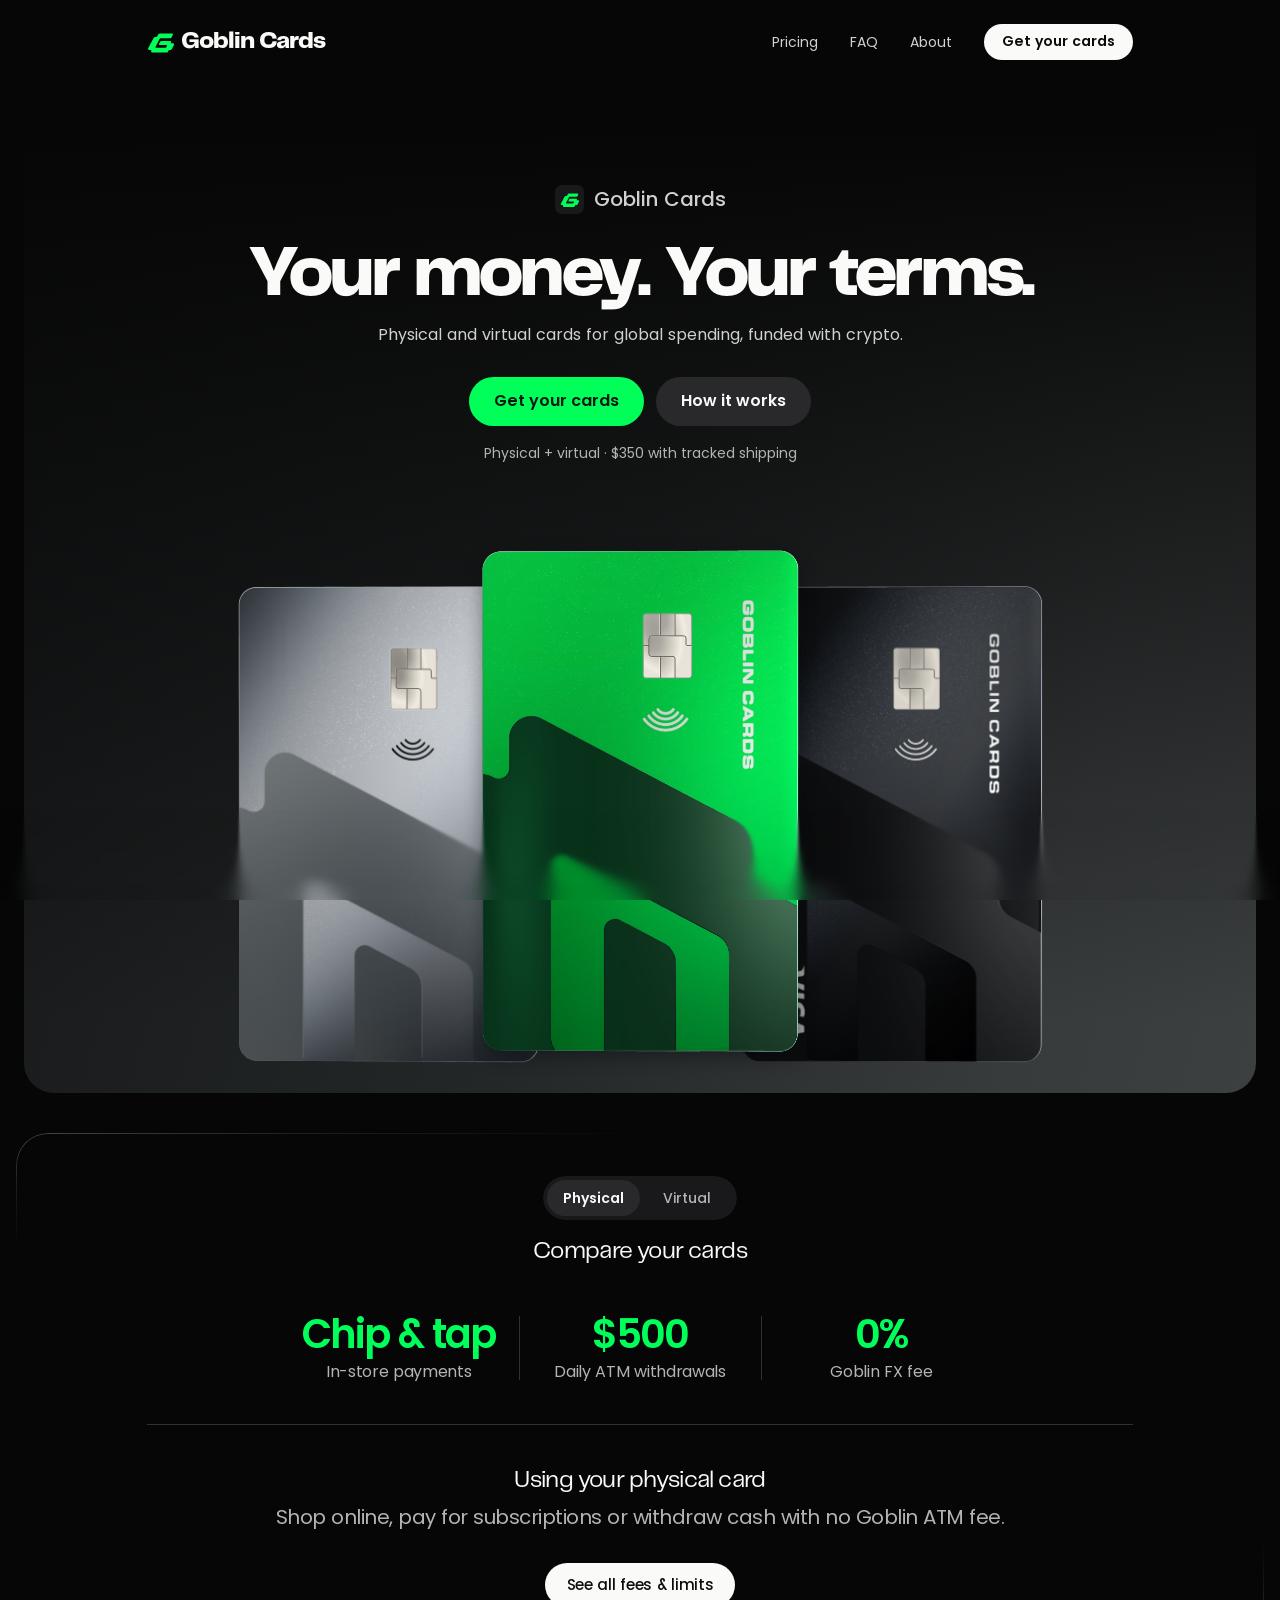
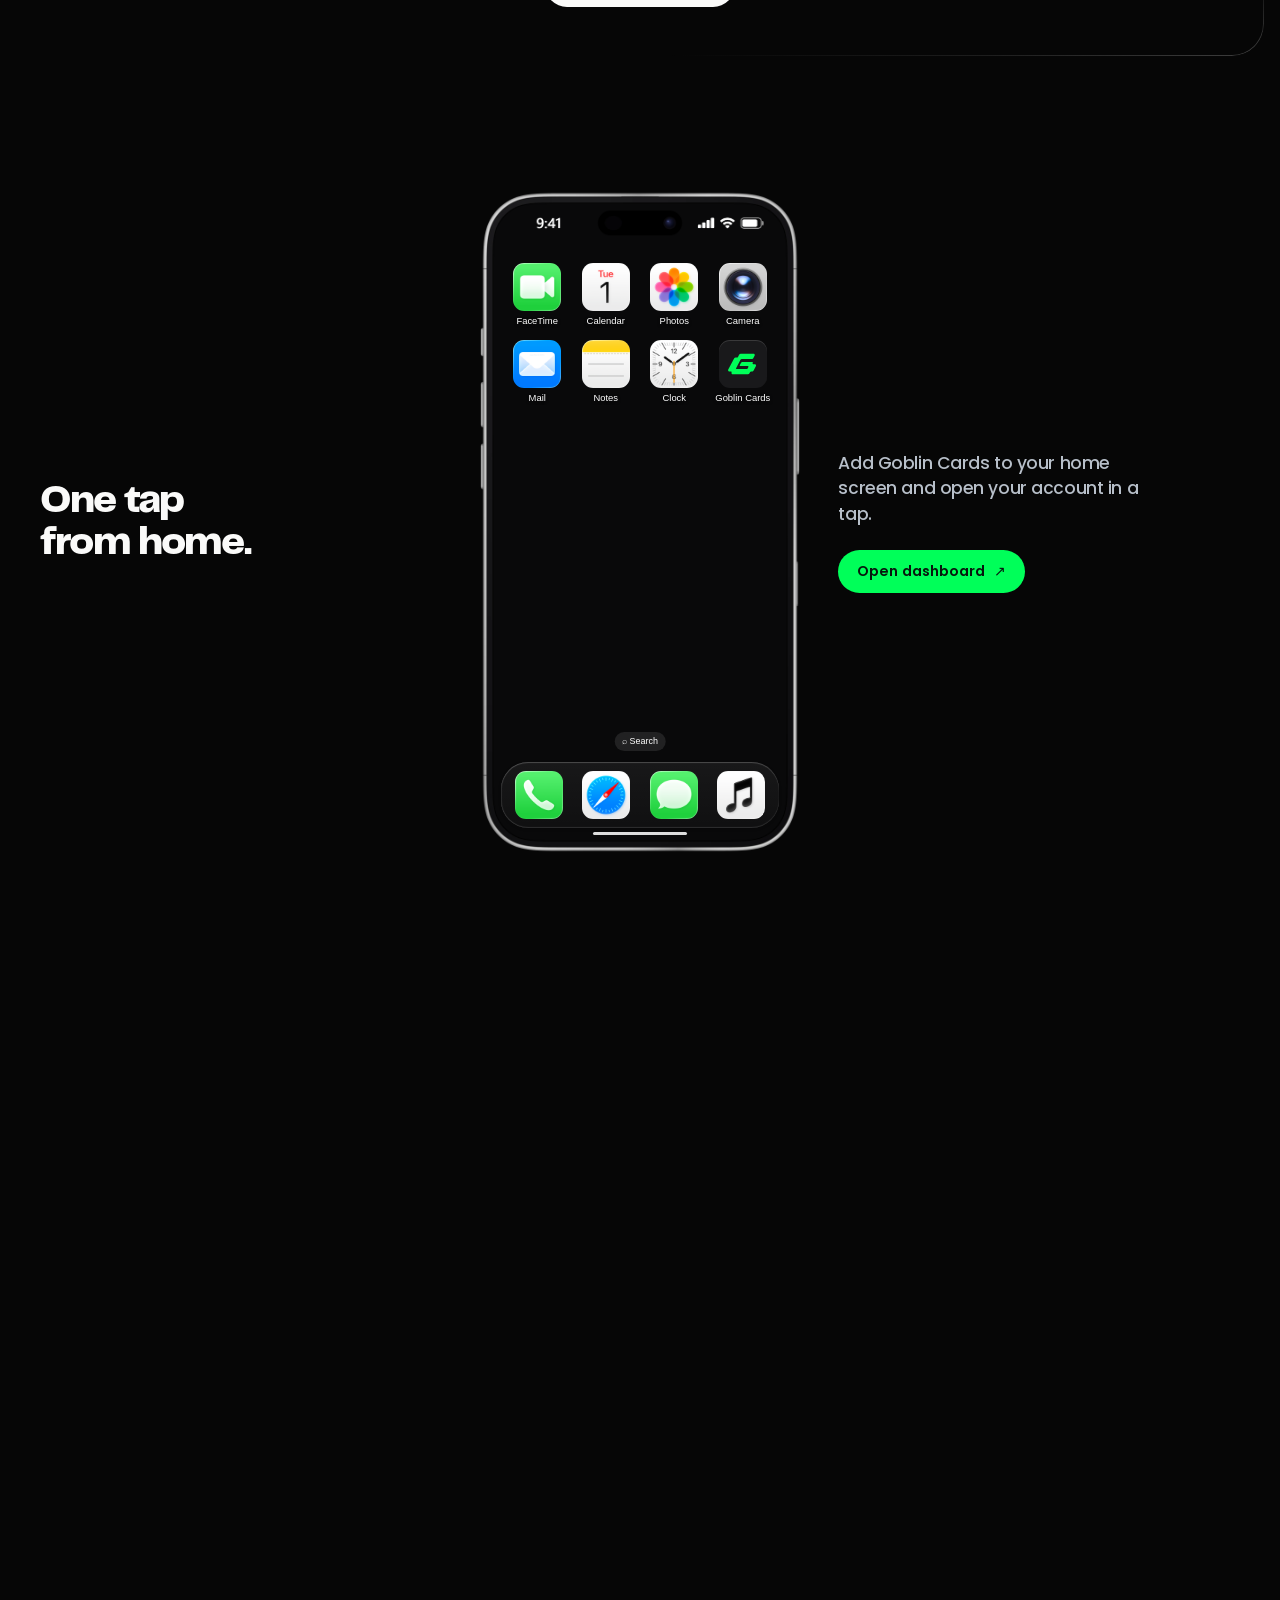
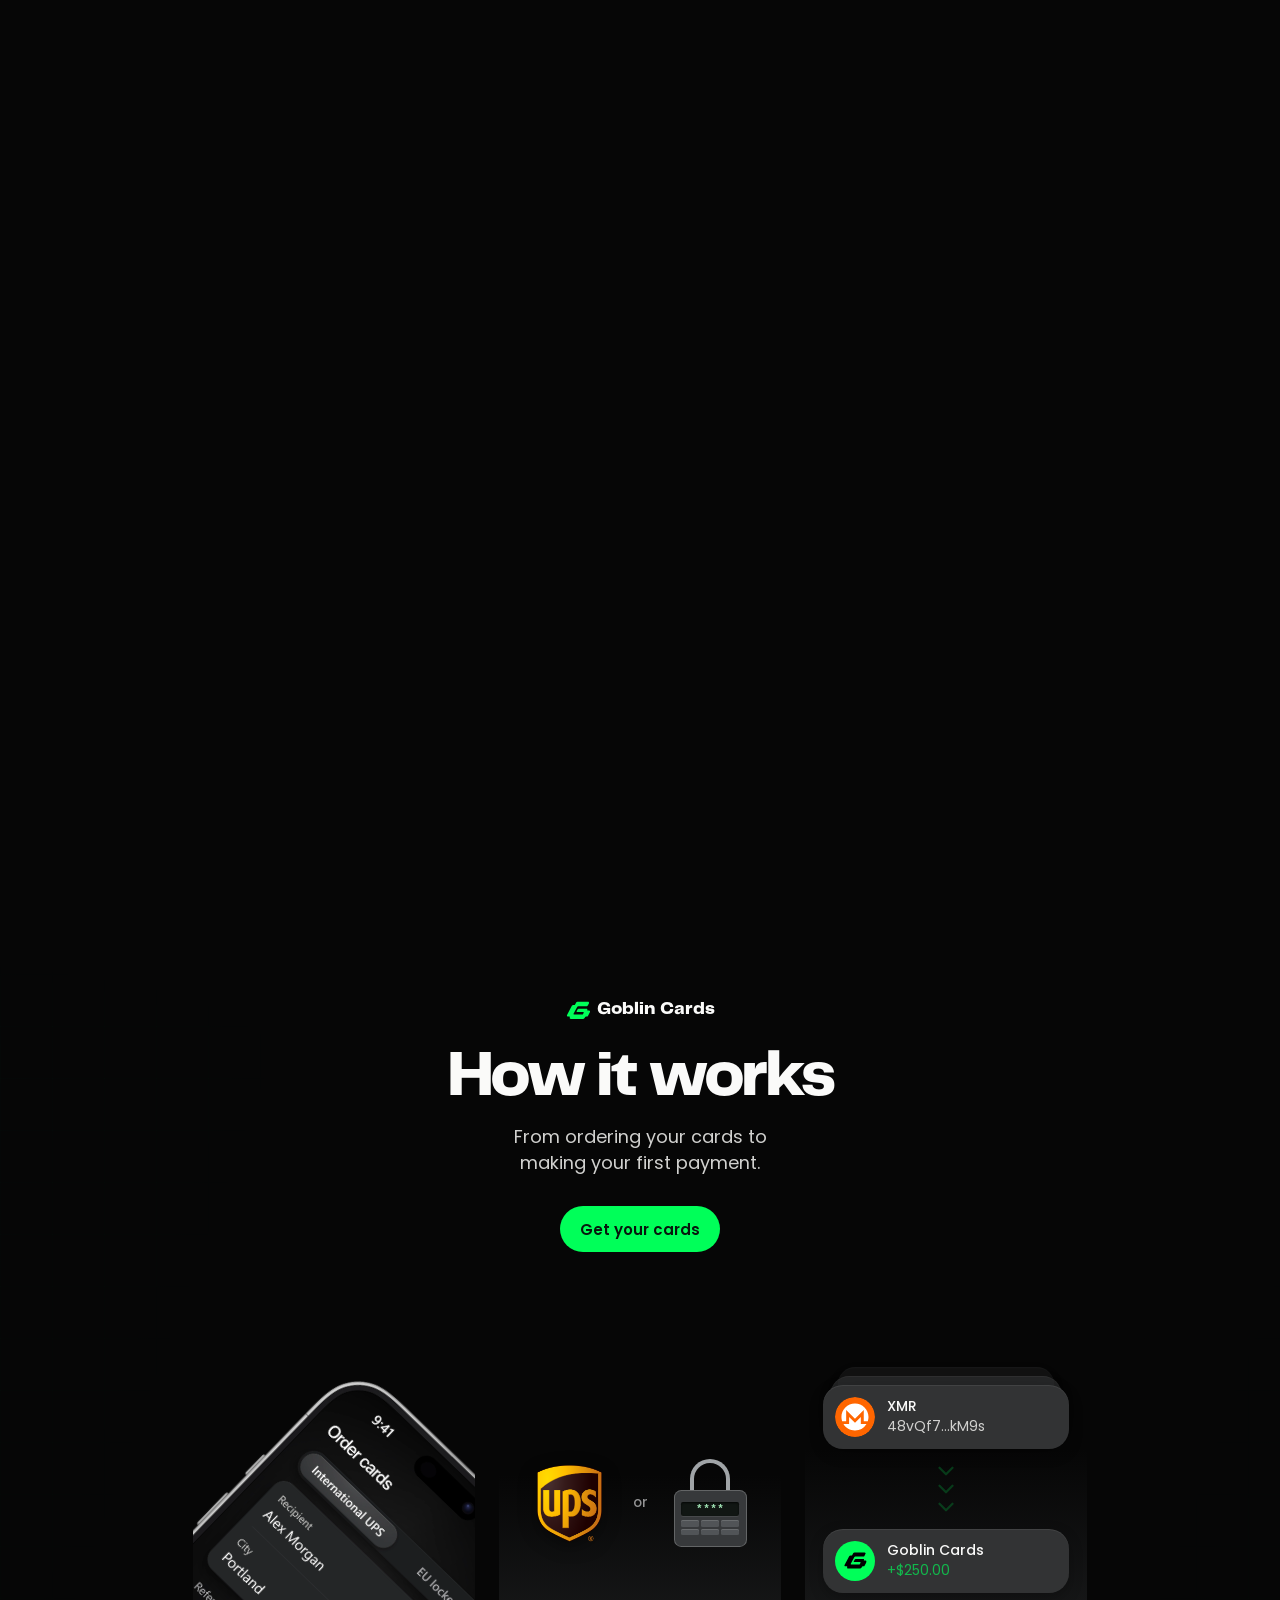
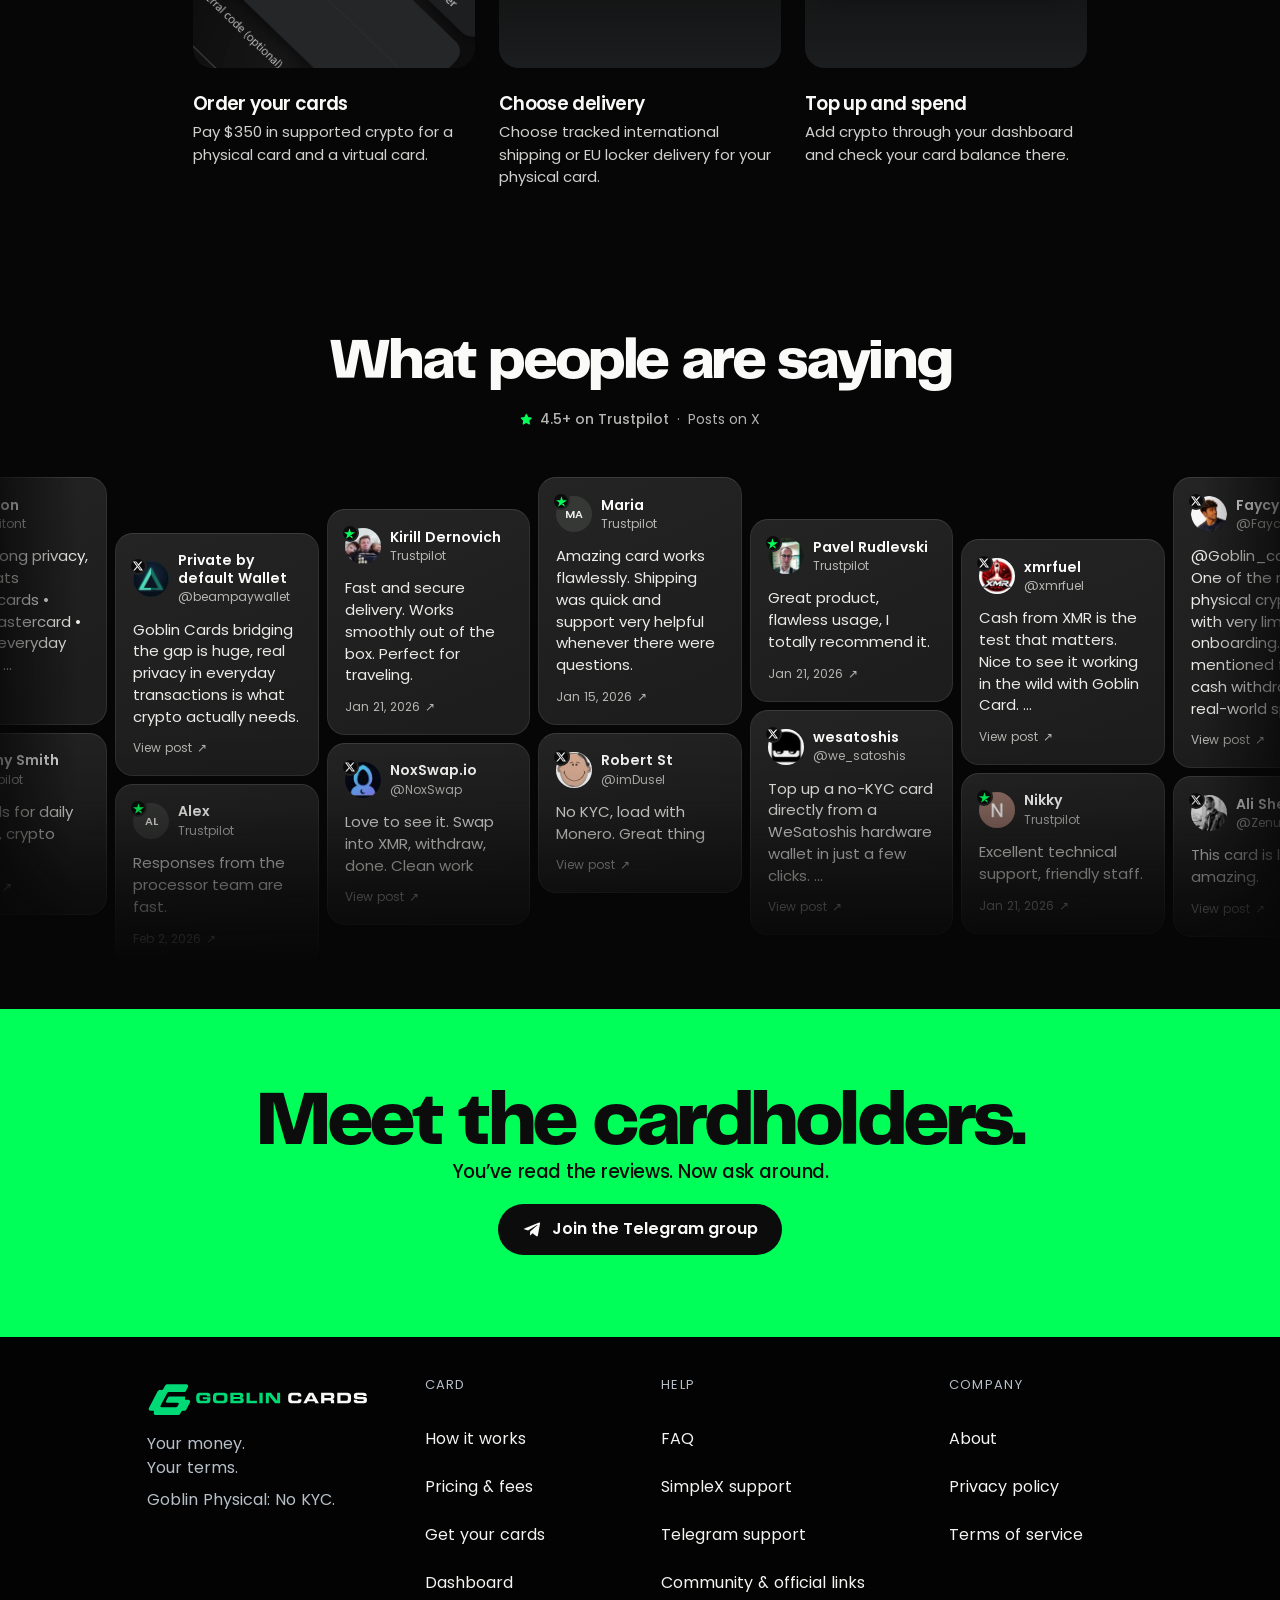
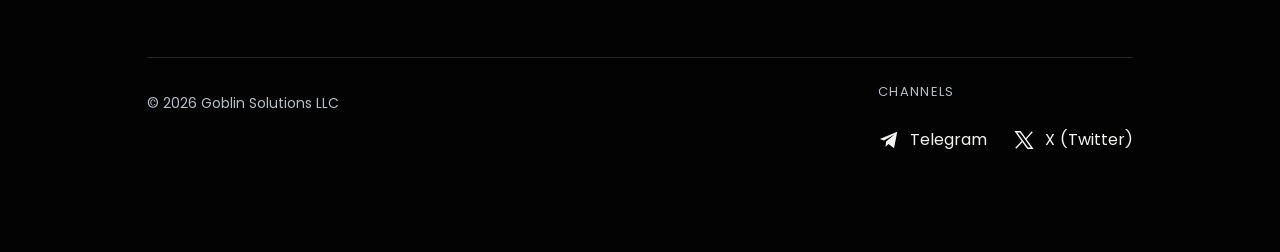
<file: index.html>
<!doctype html>
<html lang="en" data-hero-backdrop-only data-collection-home><head><script>if(new URLSearchParams(location.search).get("hero")==="glass")document.documentElement.removeAttribute("data-collection-home");</script><meta charset="utf-8"><script>document.documentElement.dataset.scriptEnabled="true";</script><meta name="viewport" content="width=device-width,initial-scale=1"><meta name="robots" content="noindex,nofollow"><title>Goblin Cards — Your money. Your terms.</title><meta name="description" content="Get Goblin Physical and Goblin Virtual for $350 with tracked international shipping."><link rel="icon" href="intro-mark.svg" type="image/svg+xml"><link rel="stylesheet" href="host.css"><link rel="stylesheet" href="account.css"><link rel="stylesheet" href="sections.css"><link rel="stylesheet" href="background.css"><link rel="stylesheet" href="resilience.css"><link rel="stylesheet" href="intro.css"><link rel="stylesheet" href="responsive.css"><link rel="stylesheet" href="refinement.css"><link rel="stylesheet" href="account-v4.css"><link rel="stylesheet" href="premium.css"><link rel="stylesheet" href="site-header.css"><link rel="stylesheet" href="brand.css"><link rel="stylesheet" href="data-code.css"><link rel="stylesheet" href="optional-selector.css"><link rel="preload" href="fonts/brand/Telegraf-800.woff2" as="font" type="font/woff2" crossorigin><link rel="preload" href="fonts/brand/Poppins-400.woff2" as="font" type="font/woff2" crossorigin><script defer src="site-nav.js"></script><link rel="stylesheet" href="persistent-header.css"><script defer src="persistent-header.js"></script><link rel="stylesheet" href="mobile-carousel.css"><link rel="stylesheet" href="selector-cleanup.css"><link rel="stylesheet" href="ui-icons.css"><link rel="stylesheet" href="desktop-hero-grid.css"><link rel="stylesheet" href="hero-process-background.css?v=glass-square"><link rel="stylesheet" href="interface-unification.css?v=glass-title-20261116-2"><link rel="stylesheet" href="collection-hero.css"></head>
<body><div id="intro" hidden role="status" aria-live="polite" aria-label="Preparing Goblin Cards"><div class="intro-center"><div class="intro-mark" aria-hidden="true"><div class="intro-liquid"><svg class="intro-wave" viewBox="0 0 480 24" preserveAspectRatio="none"><path d="M0 12 C20 5 40 5 60 12 S100 19 120 12 S160 5 180 12 S220 19 240 12 S280 5 300 12 S340 19 360 12 S400 5 420 12 S460 19 480 12 V24 H0Z"/></svg><svg class="intro-wave intro-wave-secondary" viewBox="0 0 480 24" preserveAspectRatio="none"><path d="M0 12 C20 5 40 5 60 12 S100 19 120 12 S160 5 180 12 S220 19 240 12 S280 5 300 12 S340 19 360 12 S400 5 420 12 S460 19 480 12 V24 H0Z"/></svg></div></div><span class="sr-only" id="intro-message">Preparing Goblin Cards.</span><button class="intro-continue" hidden type="button">Continue to site</button></div></div><script src="intro.js"></script><div id="info-atmosphere" aria-hidden="true"></div><a class="skip" href="#home">Skip to main content</a><header class="site-header site-chrome site-persistent"><a class="brand" href="./" aria-label="Goblin Cards home" aria-current="page"><span class="header-label"><span>GOBLIN</span> CARDS</span></a><nav id="site-menu" class="site-nav" aria-label="Main navigation"><a href="./pricing/"><span class="header-label">Pricing</span></a><a href="./faq/"><span class="header-label">FAQ</span></a><a href="./about/"><span class="header-label">About</span></a><a href="./contact/"><span class="header-label">Contact</span></a></nav><a class="outline header-dashboard" href="https://app.goblincards.com/profile"><span class="header-label">Dashboard</span></a><button id="menu-toggle" type="button" aria-expanded="false" aria-controls="site-menu" aria-label="Open navigation"><span class="menu-glyph" aria-hidden="true"><svg class="ui-icon menu-open-icon" viewBox="0 0 24 24" aria-hidden="true" focusable="false"><use href="assets/ui/icons.svg#menu"></use></svg><svg class="ui-icon menu-close-icon" viewBox="0 0 24 24" aria-hidden="true" focusable="false"><use href="assets/ui/icons.svg#x"></use></svg></span><span class="nav-sr">Menu</span></button></header><main id="home" tabindex="-1" aria-label="Goblin Cards">
<section class="collection-home" aria-labelledby="collection-heading">
  <nav class="collection-nav" aria-label="Goblin Cards navigation">
    <a class="collection-wordmark" href="./"><img src="collection-mark.svg" alt="" width="27" height="24">Goblin Cards</a>
    <div class="collection-links"><a href="pricing/">Pricing</a><a href="faq/">FAQ</a><a href="about/">About</a></div>
    <a class="collection-order" href="https://app.goblincards.com/order">Get your cards</a>
  </nav>
  <div class="collection-panel">
    <script defer src="collection-trail.js"></script>
    <div class="collection-copy">
      <p class="collection-label"><img src="collection-mark.svg" alt="" width="27" height="24"> Goblin Cards</p>
      <h1 id="collection-heading">Your money. Your terms.</h1>
      <p class="collection-summary">Physical and virtual cards for global spending, funded with crypto.</p>
      <div class="collection-actions"><a href="https://app.goblincards.com/order">Get your cards</a><a href="#how-it-works">How it works</a></div>
      <p class="collection-note">Physical + virtual · $350 with tracked shipping</p>
    </div>
    <div class="collection-cards" role="img" aria-label="Silver, green and graphite Goblin Cards with the green card in front">
      <picture><source media="(max-width:650px)" srcset="assets/hero/portrait-wallet-clean-seat-Virtual.png" data-before-lit-edge="assets/hero/portrait-clean-edge-Virtual.png" data-before-edge="assets/hero/portrait-varnish-Virtual.png" data-before-varnish="assets/hero/portrait-sign-v2-Virtual.png" data-before-palette="assets/hero/portrait-toplight-Virtual.png"><img class="collection-silver" src="assets/hero/portrait-approved-Virtual.png" data-before-balance="assets/hero/portrait-fine-flake-Virtual.png" data-before-all-flakes="assets/hero/portrait-satin-grain-Virtual.png" data-before-side-soft="assets/hero/portrait-contact-relief-Virtual.png" data-before-relief="assets/hero/portrait-contact-continuous-Virtual.png" data-before-side-layout="assets/hero/portrait-contact-satin-Virtual.png" data-before-contact="assets/hero/portrait-chip-seat-Virtual.png" data-before-seat="assets/hero/portrait-chip-reflection-Virtual.png" data-before-reflection="assets/hero/portrait-satin-silver.png" data-before="assets/hero/portrait-studio-Virtual.webp" alt="" width="622" height="982"></picture>
      <picture><source media="(max-width:650px)" srcset="assets/hero/portrait-wallet-clean-seat-Cash.png" data-light-edge="assets/hero/portrait-tapered-bevel-Cash.png" data-before-taper="assets/hero/portrait-green-bevel-Cash.png" data-before-green-bevel="assets/hero/portrait-lit-edge-Cash.png" data-before-lit-edge="assets/hero/portrait-clean-edge-Cash.png" data-before-edge="assets/hero/portrait-emerald-arc-Cash.png" data-before-arc="assets/hero/portrait-varnish-Cash.png" data-before-varnish="assets/hero/portrait-sign-v2-Cash.png" data-before-palette="assets/hero/portrait-toplight-G-Cash.png" data-before-sign="assets/hero/portrait-toplight-Cash.png"><img class="collection-green" src="assets/hero/portrait-approved-Cash.png" data-before-balance="assets/hero/portrait-fine-flake-Cash.png" data-before-all-flakes="assets/hero/portrait-contact-soft-Cash.png" data-before-relief="assets/hero/portrait-contact-continuous-Cash.png" data-before-contact="assets/hero/portrait-chip-seat-Cash.png" data-before-seat="assets/hero/portrait-chip-reflection-Cash.png" data-before-reflection="assets/hero/portrait-silver-chip-Cash.png" data-previous-chip="assets/hero/portrait-crossbar-Cash.png" data-previous-finish="assets/hero/portrait-chip-trial-Cash.png" data-before="assets/hero/portrait-tuyo-satin-Cash.webp" alt="" width="622" height="982" fetchpriority="high"></picture>
      <picture><source media="(max-width:650px)" srcset="assets/hero/portrait-wallet-clean-seat-Original.png" data-before-lit-edge="assets/hero/portrait-clean-edge-Original.png" data-before-edge="assets/hero/portrait-graphite-midtone-Original.png" data-before-midtone="assets/hero/portrait-varnish-Original.png" data-before-varnish="assets/hero/portrait-graphite-tonal-Original.png" data-before-graphite-tone="assets/hero/portrait-sign-v2-Original.png" data-before-palette="assets/hero/portrait-toplight-Original.png"><img class="collection-graphite" src="assets/hero/portrait-approved-Original.png" data-before-side-soft="assets/hero/portrait-contact-relief-Original.png" data-before-relief="assets/hero/portrait-contact-continuous-Original.png" data-before-side-layout="assets/hero/portrait-contact-satin-Original.png" data-before-contact="assets/hero/portrait-chip-seat-Original.png" data-before-seat="assets/hero/portrait-chip-reflection-Original.png" data-before-reflection="assets/hero/portrait-silver-chip-Original.png" data-previous-chip="assets/hero/portrait-paired-Original.png" data-previous-finish="assets/hero/portrait-matte-graphite.png" data-before="assets/hero/portrait-finish-Original.webp" alt="" width="622" height="982"></picture>
      <script>
        const comparison = new URLSearchParams(location.search);
        if (comparison.get("balance") === "before" || comparison.get("allFlakes") === "after") {
          for (const card of document.currentScript.parentElement.querySelectorAll("[data-before-balance]")) card.src = card.dataset.beforeBalance;
        }
        if (comparison.get("allFlakes") === "before" || ["flakes", "graphiteGrain", "satinGrain", "graphiteLight", "silverDepth", "sideSoft", "softPads", "relief", "sideLayout", "sheen", "layout", "contact", "seat", "reflection", "silverChip", "glint", "finish", "silver", "graphite", "chip"].some(key => comparison.has(key))) {
          for (const card of document.currentScript.parentElement.querySelectorAll("[data-before-all-flakes]")) card.src = card.dataset.beforeAllFlakes;
        }
        if (comparison.get("flakes") === "before" || comparison.get("graphiteGrain") === "after") {
          document.currentScript.parentElement.querySelector(".collection-graphite").src = "assets/hero/portrait-satin-grain-Original.png";
        }
        if (comparison.get("graphiteGrain") === "before" || comparison.has("satinGrain") || comparison.get("graphiteLight") === "after") {
          document.currentScript.parentElement.querySelector(".collection-graphite").src = "assets/hero/portrait-contact-muted-Original.png";
        }
        if (comparison.get("satinGrain") === "before" || comparison.has("graphiteLight") || comparison.get("silverDepth") === "after") {
          document.currentScript.parentElement.querySelector(".collection-silver").src = "assets/hero/portrait-contact-deeper-Virtual.png";
        }
        if (comparison.get("graphiteLight") === "before" || comparison.has("silverDepth") || comparison.get("sideSoft") === "after") {
          document.currentScript.parentElement.querySelector(".collection-graphite").src = "assets/hero/portrait-contact-soft-Original.png";
        }
        if (comparison.get("silverDepth") === "before" || comparison.get("sideSoft") === "after") {
          document.currentScript.parentElement.querySelector(".collection-silver").src = "assets/hero/portrait-contact-soft-Virtual.png";
        }
        if (comparison.get("sideSoft") === "before" || comparison.has("softPads") || comparison.get("relief") === "after") {
          for (const card of document.currentScript.parentElement.querySelectorAll("[data-before-side-soft]")) card.src = card.dataset.beforeSideSoft;
        }
        if (comparison.get("softPads") === "before" || comparison.get("relief") === "after") {
          document.currentScript.parentElement.querySelector(".collection-green").src = "assets/hero/portrait-contact-relief-Cash.png";
        }
        if (comparison.get("relief") === "before" || ["sideLayout", "sheen", "layout", "contact", "seat", "reflection", "silverChip", "glint", "finish", "silver", "graphite", "chip"].some(key => comparison.has(key))) {
          for (const card of document.currentScript.parentElement.querySelectorAll("[data-before-relief]")) card.src = card.dataset.beforeRelief;
        }
        if (comparison.get("sideLayout") === "before" || ["sheen", "layout", "contact", "seat", "reflection", "silverChip", "glint", "finish", "silver", "graphite", "chip"].some(key => comparison.has(key))) {
          for (const card of document.currentScript.parentElement.querySelectorAll("[data-before-side-layout]")) card.src = card.dataset.beforeSideLayout;
        }
        if (comparison.get("sheen") === "before" || comparison.get("layout") === "after") {
          document.currentScript.parentElement.querySelector(".collection-green").src = "assets/hero/portrait-contact-layout-Cash.png";
        }
        if (comparison.get("layout") === "before" || comparison.get("contact") === "after") {
          document.currentScript.parentElement.querySelector(".collection-green").src = "assets/hero/portrait-contact-satin-Cash.png";
        }
        if (comparison.get("contact") === "before" || comparison.get("seat") === "after") {
          for (const card of document.currentScript.parentElement.querySelectorAll("[data-before-contact]")) card.src = card.dataset.beforeContact;
        }
        if (comparison.get("seat") === "before" || comparison.get("reflection") === "after") {
          for (const card of document.currentScript.parentElement.querySelectorAll("[data-before-seat]")) card.src = card.dataset.beforeSeat;
        }
        if (comparison.get("reflection") === "before" || ["silverChip", "glint", "finish", "silver", "graphite", "chip"].some(key => comparison.has(key))) {
          for (const card of document.currentScript.parentElement.querySelectorAll("[data-before-reflection]")) card.src = card.dataset.beforeReflection;
        }
        if (comparison.get("silverChip") === "before") {
          for (const card of document.currentScript.parentElement.querySelectorAll("[data-previous-chip]")) card.src = card.dataset.previousChip;
        }
        if (comparison.get("glint") === "before" || comparison.get("finish") === "after") {
          document.currentScript.parentElement.querySelector(".collection-green").src = "assets/hero/portrait-paired-Cash.png";
        }
        if (comparison.get("finish") === "before") {
          for (const card of document.currentScript.parentElement.querySelectorAll("[data-previous-finish]")) card.src = card.dataset.previousFinish;
        }
        if (comparison.get("silver") === "before") {
          document.currentScript.parentElement.querySelector(".collection-silver").src = "assets/hero/portrait-chip-trial-Virtual.png";
        }
        if (comparison.get("graphite") === "before") {
          document.currentScript.parentElement.querySelector(".collection-graphite").src = "assets/hero/portrait-chip-trial-Original.png";
        }
        if (comparison.get("chip") === "before") {
          for (const card of document.currentScript.parentElement.querySelectorAll("img[data-before]")) card.src = card.dataset.before;
        }
        for (const source of document.currentScript.parentElement.querySelectorAll("picture source")) {
          if (source.dataset.beforeEdge && comparison.get("greenEdge") === "dark" && source.dataset.lightEdge) source.srcset = source.dataset.beforeEdge;
          if (source.dataset.lightEdge && comparison.get("greenEdge") === "light") source.srcset = source.dataset.lightEdge;
          if (source.dataset.beforeTaper && comparison.get("bevelTaper") === "before") source.srcset = source.dataset.beforeTaper;
          if (source.dataset.beforeGreenBevel && comparison.get("greenBevel") === "before") source.srcset = source.dataset.beforeGreenBevel;
          if (comparison.get("litEdge") === "before") source.srcset = source.dataset.beforeLitEdge;
          if (comparison.get("cardEdges") === "before") source.srcset = source.dataset.beforeEdge;
          if (source.dataset.beforeArc && comparison.get("emeraldArc") === "before") source.srcset = source.dataset.beforeArc;
          if (source.dataset.beforeMidtone && comparison.get("graphiteMidtone") === "before") source.srcset = source.dataset.beforeMidtone;
          if (comparison.get("varnish") === "before") source.srcset = source.dataset.beforeVarnish;
          if (source.dataset.beforeGraphiteTone && comparison.get("graphiteTone") === "before") source.srcset = source.dataset.beforeGraphiteTone;
          if (comparison.get("signPalette") === "before") source.srcset = source.dataset.beforePalette;
          if (source.dataset.beforeSign && comparison.get("signLight") === "before") source.srcset = source.dataset.beforeSign;
          if (comparison.get("light") === "before" || !source.nextElementSibling.src.includes("/portrait-approved-")) {
            source.remove();
          }
        }
      </script>
    </div>
  </div>
</section>
<div class="hero-process"><div id="hero-home"><span class="divider-g" aria-hidden="true"><img src="intro-mark.svg" width="48" height="40" alt=""><canvas width="112" height="112"></canvas></span><span class="glass-study" aria-hidden="true"></span><div id="scroll-track"><div id="selector-timeline"><div id="stage" aria-label="Goblin Cards collection">
<div class="atmosphere" aria-hidden="true"></div><picture class="hero-poster"><source media="(max-width: 760px) and (orientation: portrait)" srcset="assets/hero/mobile.webp"><img src="assets/hero/desktop.webp" width="1050" height="508" alt="Goblin Physical and Goblin Virtual card designs" fetchpriority="high"></picture><div id="viewport"></div>
<div class="header-layout-anchor" aria-hidden="true"></div>
<section id="hero-copy" aria-labelledby="hero-title"><h1 id="hero-title">Goblin</h1><p class="hero-brand-tagline"><span>Your money.</span><span>Your terms.</span></p><p class="hero-grid-summary">Physical + virtual cards for global use.</p><p class="hero-legacy-line">Goblin Physical + Virtual. Two cards for $350, with tracked international shipping.</p><a class="pill" data-apply href="https://app.goblincards.com/order"><span>Get your cards</span><span class="arrow" aria-hidden="true">→</span></a></section>
<div class="hero-grid-labels"><div class="hero-grid-layout">
  <div class="hero-grid-card"><p><span>Virtual</span> <small aria-hidden="true">01</small></p><button type="button" disabled data-hero-card="Virtual" aria-label="Virtual card specifications"><span class="hero-arrow-face" aria-hidden="true"><svg class="ui-icon" viewBox="0 0 24 24" aria-hidden="true" focusable="false"><use href="assets/ui/icons.svg#arrow-up-right"></use></svg></span></button></div>
  <div class="hero-grid-card"><p><span>Cash</span> <small aria-hidden="true">02</small></p><button type="button" disabled data-hero-card="Cash" aria-label="Cash card specifications"><span class="hero-arrow-face" aria-hidden="true"><svg class="ui-icon" viewBox="0 0 24 24" aria-hidden="true" focusable="false"><use href="assets/ui/icons.svg#arrow-up-right"></use></svg></span></button></div>
  <div class="hero-grid-card"><p><span>Original</span> <small aria-hidden="true">03</small></p><button type="button" disabled data-hero-card="Original" aria-label="Original card specifications"><span class="hero-arrow-face" aria-hidden="true"><svg class="ui-icon" viewBox="0 0 24 24" aria-hidden="true" focusable="false"><use href="assets/ui/icons.svg#arrow-up-right"></use></svg></span></button></div>
  <div class="hero-grid-code" aria-hidden="true" hidden>GC / VIRTUAL / 01 / CASH / 02 / ORIGINAL / 03 / PHYSICAL / VIRTUAL / GC / VIRTUAL / 01 / CASH / 02 / ORIGINAL / 03 / PHYSICAL / VIRTUAL / GC / VIRTUAL / 01 / CASH / 02 / ORIGINAL / 03 / PHYSICAL / VIRTUAL / GC / VIRTUAL / 01 / CASH / 02 / ORIGINAL / 03 / PHYSICAL / VIRTUAL / GC / VIRTUAL / 01 / CASH / 02 / ORIGINAL / 03 / PHYSICAL / VIRTUAL / GC / VIRTUAL / 01 / CASH / 02 / ORIGINAL / 03 / PHYSICAL / VIRTUAL / GC / VIRTUAL / 01 / CASH / 02 / ORIGINAL / 03 / PHYSICAL / VIRTUAL / GC / VIRTUAL / 01 / CASH / 02 / ORIGINAL / 03 / PHYSICAL / VIRTUAL / GC / VIRTUAL / 01 / CASH / 02 / ORIGINAL / 03 / PHYSICAL / VIRTUAL / GC / VIRTUAL / 01 / CASH / 02 / ORIGINAL / 03 / PHYSICAL / VIRTUAL / GC / VIRTUAL / 01 / CASH / 02 / ORIGINAL / 03 / PHYSICAL / VIRTUAL / </div>
</div></div>
<div class="hero-edge" aria-hidden="true"></div><div id="status" role="status">Interactive cards require JavaScript and WebGL. The information below is available without them.</div>
<section id="detail" hidden aria-labelledby="detail-title"><h2 id="detail-title">Goblin Virtual</h2><dl id="selector-facts" aria-label="Card facts"></dl><a id="return" class="pill" data-apply href="https://app.goblincards.com/order"><span>Get your cards</span><span class="arrow" aria-hidden="true"><svg class="ui-icon" viewBox="0 0 24 24" aria-hidden="true" focusable="false"><use href="assets/ui/icons.svg#arrow-right"></use></svg></span></a><p class="card-disclosure">The card you receive will not look exactly like the cards shown on this website. Images are for illustration purposes only.</p></section><div id="card-indicator" role="status" aria-live="polite" aria-label="Selected card"><button type="button" data-indicator="Original" aria-hidden="true" tabindex="-1"></button><button type="button" data-indicator="Cash" aria-hidden="true" tabindex="-1"></button><button type="button" data-indicator="Virtual" aria-hidden="true" tabindex="-1"></button></div>
<nav id="choices" hidden inert aria-hidden="true" aria-label="Internal card activation proxies"><button disabled data-card="Virtual">01 Silver</button><button disabled data-card="Cash">02 Acid Green</button><button disabled data-card="Original">03 Graphite</button></nav><span id="hint" class="sr-only">Select a card to inspect its back</span>
</div><div class="snap-point" style="top:0"></div><div class="snap-point" style="top:100svh"></div></div><button id="selector-close" type="button" hidden aria-label="Close card selector">Close <span aria-hidden="true"><svg class="ui-icon" viewBox="0 0 24 24" aria-hidden="true" focusable="false"><use href="assets/ui/icons.svg#x"></use></svg></span></button></div><section class="hero-comparison-compact" aria-label="Compare card specifications" hidden></section><nav class="hero-local-nav" aria-label="Main navigation"><a href="pricing/">Pricing<svg viewBox="0 0 24 24" aria-hidden="true"><path d="M7 17 17 7M7 7h10v10"/></svg></a><a href="faq/">FAQ<svg viewBox="0 0 24 24" aria-hidden="true"><path d="M7 17 17 7M7 7h10v10"/></svg></a><a href="about/">About<svg viewBox="0 0 24 24" aria-hidden="true"><path d="M7 17 17 7M7 7h10v10"/></svg></a><a href="contact/">Contact<svg viewBox="0 0 24 24" aria-hidden="true"><path d="M7 17 17 7M7 7h10v10"/></svg></a><a class="hero-local-dashboard" href="https://app.goblincards.com/profile">Dashboard<svg viewBox="0 0 24 24" aria-hidden="true"><path d="M7 17 17 7M7 7h10v10"/></svg></a></nav></div></div>

<section id="card-capabilities" aria-labelledby="card-capabilities-heading">
  <div class="compare-panel">
    <fieldset class="compare-switch">
      <legend class="sr-only">Card type</legend>
      <label><input type="radio" name="capabilities-card" value="physical" aria-controls="compare-content" checked><span>Physical</span></label>
      <label><input type="radio" name="capabilities-card" value="virtual" aria-controls="compare-content"><span>Virtual</span></label>
    </fieldset>
    <h2 id="card-capabilities-heading">Compare your cards</h2>
    <div id="compare-content">
      <dl class="compare-values">
        <div>
          <dt>In-store payments</dt>
          <dd class="compare-swap"><span>Chip &amp; tap</span><span>Wallet</span></dd>
        </div>
        <div>
          <dt>Daily ATM withdrawals</dt>
          <dd class="compare-swap"><span>$500</span><span>None</span></dd>
        </div>
        <div>
          <dt class="compare-swap"><span>Goblin FX fee</span><span>FX vs. reference rate</span></dt>
          <dd class="compare-swap"><span>0%</span><span>≈1.5%</span></dd>
        </div>
      </dl>
      <div class="compare-detail">
        <h3 class="compare-swap"><span>Using your physical card</span><span>Using your virtual card</span></h3>
        <p class="compare-swap"><span>Shop online, pay for subscriptions or withdraw cash with no Goblin ATM fee.</span><span>Pay in stores with Apple Pay or Google Pay and shop online with 3D Secure.</span></p>
        <a class="compare-fees" href="./pricing/#fees">See all fees &amp; limits</a>
      </div>
    </div>
  </div>
</section>

<section id="next-section" class="account-section" aria-label="Your account">
<div class="capabilities" id="capabilities"><div class="cap-stage"><div class="cap-layout">
<h2 id="account-heading" class="cap-titles"><span data-step="0">One tap from home.</span><span data-step="1">Secure your sign-in.</span><span data-step="2">Both cards, one account.</span><span data-step="3">Confirm your card payment.</span></h2>
<div class="cap-device"><div class="cap-screen"><img class="cap-status" src="assets/hero/order-iphone-status.png?v=silver-aligned" width="1320" height="186" alt="">
<div class="story-screen story-home" data-step="0">
<div class="home-grid"><div class="home-item"><img class="ios-icon" src="assets/hero/ios-apps/facetime.png" width="256" height="256" alt="">FaceTime</div><div class="home-item"><img class="ios-icon" src="assets/hero/ios-apps/calendar.png" width="256" height="256" alt="">Calendar</div><div class="home-item"><img class="ios-icon" src="assets/hero/ios-apps/photos.png" width="256" height="256" alt="">Photos</div><div class="home-item"><img class="ios-icon" src="assets/hero/ios-apps/camera.png" width="256" height="256" alt="">Camera</div><div class="home-item"><img class="ios-icon" src="assets/hero/ios-apps/mail.png" width="256" height="256" alt="">Mail</div><div class="home-item"><img class="ios-icon" src="assets/hero/ios-apps/notes.png" width="256" height="256" alt="">Notes</div><div class="home-item"><img class="ios-icon" src="assets/hero/ios-apps/clock.png" width="256" height="256" alt="">Clock</div><div class="home-item"><i class="home-goblin"><img src="collection-mark.svg" alt=""></i>Goblin Cards</div></div>
<div class="home-search" aria-hidden="true">⌕ Search</div><div class="home-dock" aria-hidden="true"><img class="ios-icon" src="assets/hero/ios-apps/phone.png" width="256" height="256" alt=""><img class="ios-icon" src="assets/hero/ios-apps/safari.png" width="256" height="256" alt=""><img class="ios-icon" src="assets/hero/ios-apps/messages.png" width="256" height="256" alt=""><img class="ios-icon" src="assets/hero/ios-apps/music.png" width="256" height="256" alt=""></div></div>
<div class="story-screen story-auth" data-step="1"><div class="auth-sheet"><div class="cap-account-head"><img src="collection-mark.svg" alt=""><span>Sign in</span><small>Demo account</small></div>
<div class="auth-content"><h3>Enter your code</h3><p>Enter the 6-digit code from your authenticator app.</p><div class="auth-digits" aria-label="Six-digit demo code"><span>7</span><span>1</span><span>6</span><span>3</span><span>8</span><span>4</span></div></div><div class="auth-actions"><div class="auth-confirm">Verify</div><img class="auth-keypad" src="assets/hero/ios-number-pad-dark.png" width="536" height="425" alt=""></div></div></div>
<div class="story-screen story-overview" data-step="2"><div class="cap-account-head"><img src="collection-mark.svg" alt=""><span>Overview</span><small>Demo account</small></div>
<div class="cap-balance"><small>Total card balance</small><strong class="cap-amount">$1,240<span>.50</span></strong></div><div class="cap-pair"><div class="cap-account" data-card="Physical"><svg class="cap-icon" aria-hidden="true"><use href="assets/ui/icons.svg#credit-card"></use></svg><small>Physical</small><b>$980.00</b><span class="cap-topup">+ Top up</span></div><div class="cap-account" data-card="Virtual"><svg class="cap-icon" aria-hidden="true"><use href="assets/ui/icons.svg#smartphone-nfc"></use></svg><small>Virtual</small><b>$260.50</b><span class="cap-topup">+ Top up</span></div></div><div class="cap-ledger"><h3>Recent deposits</h3><div class="cap-row"><i><svg class="cap-icon" aria-hidden="true"><use href="assets/ui/icons.svg#arrow-down-to-line"></use></svg></i><div><b>Physical card</b><small>Yesterday</small></div><strong class="cap-credit">+$250.00</strong></div><div class="cap-row"><i><svg class="cap-icon" aria-hidden="true"><use href="assets/ui/icons.svg#arrow-down-to-line"></use></svg></i><div><b>Virtual card</b><small>3 days ago</small></div><strong class="cap-credit">+$100.00</strong></div></div></div>
<div class="story-screen story-virtual" data-step="3"><div class="cap-account-head"><img src="collection-mark.svg" alt=""><span>Card details</span><small>Demo account</small></div>
<div class="cap-card-header" data-card="Virtual"><svg class="cap-icon" aria-hidden="true"><use href="assets/ui/icons.svg#smartphone-nfc"></use></svg><small>Virtual · •••• 4013</small><b>$260.50</b></div>
<div class="cap-actions"><span><svg class="cap-icon" aria-hidden="true"><use href="assets/ui/icons.svg#plus"></use></svg>Top up</span><span><svg class="cap-icon" aria-hidden="true"><use href="assets/ui/icons.svg#credit-card"></use></svg>Transactions</span></div>
<div class="virtual-notice">
  <svg class="cap-icon" aria-hidden="true"><use href="assets/ui/icons.svg#shield-check"></use></svg>
  <b>Payment verification code</b><small>Just now</small>
  <strong class="cap-code">482 619</strong>
</div>
<div class="virtual-history">
  <h3>Recent activity</h3>
  <ul role="list">
    <li class="cap-row">
      <i><svg class="cap-icon" aria-hidden="true"><use href="assets/ui/icons.svg#credit-card"></use></svg></i>
      <div><b>Online purchase</b><small>Today · 9:12 AM</small></div>
      <strong>−$19.50</strong>
    </li>
    <li class="cap-row">
      <i class="cap-credit-icon"><svg class="cap-icon" aria-hidden="true"><use href="assets/ui/icons.svg#arrow-down-to-line"></use></svg></i>
      <div><b>Crypto deposit</b><small>3 days ago</small></div>
      <strong class="cap-credit">+$100.00</strong>
    </li>
    <li class="cap-row">
      <i><svg class="cap-icon" aria-hidden="true"><use href="assets/ui/icons.svg#credit-card"></use></svg></i>
      <div><b>Music subscription</b><small>5 days ago</small></div>
      <strong>−$10.99</strong>
    </li>
    <li class="cap-row">
      <i><svg class="cap-icon" aria-hidden="true"><use href="assets/ui/icons.svg#credit-card"></use></svg></i>
      <div><b>Online purchase</b><small>6 days ago</small></div>
      <strong>−$34.00</strong>
    </li>
  </ul>
</div>
</div>
<i class="cap-homebar"></i></div></div>
<div class="cap-captions"><div class="cap-caption"><div class="cap-titles"><p data-step="0">Add Goblin Cards to your home screen and open your account in a tap.</p><p data-step="1">Protect your account with a passkey, YubiKey or two-factor authentication.</p><p data-step="2">See balances and deposits for each card, and top up either one from the same account.</p><p data-step="3">Find verification codes in your virtual card notifications when an online payment needs confirmation.</p></div><a href="https://app.goblincards.com/profile" data-destination="dashboard">Open dashboard <span aria-hidden="true">↗</span></a></div></div>
<button class="cap-switch" type="button" hidden>Next screen</button>
</div></div></div>
<script defer src="capabilities-scroll.js"></script>
<div class="member-guide" hidden>
  <aside class="member-invite" aria-labelledby="member-invite-title" hidden>
   <div><h3 id="member-invite-title">Need an invitation?</h3><p>Request your unique invitation link to get started.</p></div>
   <div class="member-channels"><a data-destination="telegramInvite" href="https://telegram.me/banklessinlatam"><svg viewBox="0 0 24 24" aria-hidden="true"><path d="m3 10 17-6-3 16-5.4-4.3-3 2.3v-4l7.6-6.4-9.4 5Z"/></svg>Telegram</a><a data-destination="simplexInvite" href="https://smp15.simplex.im/a#_FERaDSXekZhfMrT5RLEw4Sqz9xyVVZjeBatS-NFcZI"><svg viewBox="0 0 24 24" aria-hidden="true"><path d="M3 5h5l13 14h-5ZM3 19l6-6m6-4 4-4"/></svg>SimpleX</a></div>
  </aside>
 </div>
</section>
<section id="how-it-works" class="info-section how-section" aria-labelledby="how-title">
 <div class="collection-guide">
  <div class="guide-intro">
   <div class="guide-brand"><img src="collection-mark.svg" alt="" width="24" height="21">Goblin Cards</div>
   <h2 id="how-title">How it works</h2>
   <p>From ordering your cards to making your first payment.</p>
   <a class="guide-order" href="https://app.goblincards.com/order">Get your cards</a>
  </div>
  <ol class="guide-steps" role="list" aria-label="Steps to get your cards">
   <li id="guide-order-step"><div class="guide-media guide-order-art"><img src="assets/hero/order-phone-preview.webp?v=restored-order-background" width="1440" height="2988" alt="Goblin card order screen on iPhone" loading="lazy" decoding="async"></div><h3>Order your cards</h3><p>Pay $350 in supported crypto for a physical card and a virtual card.</p></li>
   <li id="guide-delivery-step">
    <div class="guide-media guide-delivery" role="img" aria-label="International UPS delivery or EU locker pickup">
     <div class="delivery-art">
      <img class="delivery-ups" src="assets/hero/delivery-ups.png" width="250" height="298" alt="">
      <span class="delivery-or">or</span>
      <div class="delivery-lock">
       <span class="delivery-lock-shackle"></span>
       <span class="delivery-lock-body">
        <span class="delivery-lock-display">****</span>
        <span class="delivery-lock-keys"><i></i><i></i><i></i><i></i><i></i><i></i></span>
       </span>
      </div>
     </div>
    </div>
    <h3>Choose delivery</h3><p>Choose tracked international shipping or EU locker delivery for your physical card.</p>
   </li>
   <li id="guide-top-up">
    <div class="guide-media guide-transfer" role="img" aria-label="Example XMR top-up of $250 to Goblin Cards">
     <div class="transfer-stack"><div class="transfer-row">
      <img class="transfer-icon" src="assets/hero/xmr.svg" alt="">
      <div><strong>XMR</strong><small>48vQf7…kM9s</small></div>
     </div></div>
     <div class="transfer-arrows" aria-hidden="true"><svg viewBox="0 0 24 24"><path d="m6 9 6 6 6-6"/></svg><svg viewBox="0 0 24 24"><path d="m6 9 6 6 6-6"/></svg><svg viewBox="0 0 24 24"><path d="m6 9 6 6 6-6"/></svg></div>
     <div class="transfer-row">
      <span class="transfer-icon transfer-brand"><img src="collection-mark.svg" alt=""></span>
      <div><strong>Goblin Cards</strong><small class="transfer-credit">+$250.00</small></div>
     </div>
    </div>
    <h3>Top up and spend</h3><p>Add crypto through your dashboard and check your card balance there.</p>
   </li>
  </ol>
 </div>
</section>
<section class="customer-reviews" id="reviews" aria-labelledby="reviews-title">
 <header class="review-intro">
  <h2 id="reviews-title">What people are saying</h2>
  <p class="review-sources">
   <a class="review-score" href="https://www.trustpilot.com/review/goblincards.com"><svg width="0.9em" height="0.9em" viewBox="0 0 24 24" aria-hidden="true" fill="currentColor" stroke="currentColor" stroke-width="2.4" stroke-linejoin="round"><path d="m12 2.8 2.8 6 6.6.8-4.9 4.6 1.3 6.6-5.8-3.3-5.8 3.3 1.3-6.6-4.9-4.6 6.6-.8z"/></svg>4.5+ on Trustpilot</a>
   <span aria-hidden="true">&middot;</span> <span>Posts on X</span>
  </p>
 </header>
 <div class="review-wall">
  <div class="review-grid">
   <div class="review-column">
    <a class="review-post" href="https://x.com/beampaywallet/status/2035017380447789527">
     <div class="review-author">
      <span class="review-avatar" aria-hidden="true">P<img src="assets/reviews/x-beampaywallet.webp" width="36" height="36" alt="" loading="lazy" decoding="async"><span class="review-source"><svg viewBox="0 0 24 24" width="10" height="10" fill="currentColor"><path d="M18.901 1.153h3.68l-8.04 9.19L24 22.846h-7.406l-5.8-7.584-6.64 7.584H.47l8.6-9.835L0 1.154h7.594l5.243 6.932 6.064-6.933Zm-1.29 19.49h2.039L6.488 3.24H4.3l13.31 17.403Z"/></svg></span></span>
      <span class="review-byline"><span class="review-name">Private by default Wallet</span><span class="review-handle">@beampaywallet</span></span>
     </div>
     <blockquote>Goblin Cards bridging the gap is huge, real privacy in everyday transactions is what crypto actually needs.</blockquote>
     <span class="review-original">View post</span>
     <span class="sr-only">Read the original on X</span>
    </a>
    <a class="review-post" href="https://www.trustpilot.com/reviews/698001ade81975c405823014">
     <div class="review-author">
      <span class="review-avatar" aria-hidden="true">AL<span class="review-source review-source--trustpilot"><svg viewBox="0 0 24 24" width="11" height="11" fill="currentColor"><path d="M17.227 16.67l2.19 6.742-7.413-5.388 5.223-1.354zM24 9.31h-9.165L12.005.589l-2.84 8.723L0 9.3l7.422 5.397-2.84 8.714 7.422-5.388 4.583-3.326L24 9.311z"/></svg></span></span>
      <span class="review-byline"><span class="review-name">Alex</span><span class="review-handle">Trustpilot</span></span>
     </div>
     <blockquote>Responses from the processor team are fast.</blockquote>
     <span class="review-original"><time datetime="2026-02-02">Feb 2, 2026</time></span>
     <span class="sr-only">Read the original on Trustpilot</span>
    </a>
    <a class="review-post" href="https://www.trustpilot.com/reviews/697bdc1d93942f801d547d49">
     <div class="review-author">
      <span class="review-avatar" aria-hidden="true">MC<span class="review-source review-source--trustpilot"><svg viewBox="0 0 24 24" width="11" height="11" fill="currentColor"><path d="M17.227 16.67l2.19 6.742-7.413-5.388 5.223-1.354zM24 9.31h-9.165L12.005.589l-2.84 8.723L0 9.3l7.422 5.397-2.84 8.714 7.422-5.388 4.583-3.326L24 9.311z"/></svg></span></span>
      <span class="review-byline"><span class="review-name">MC.</span><span class="review-handle">Trustpilot</span></span>
     </div>
     <blockquote>I loved the card design</blockquote>
     <span class="review-original"><time datetime="2026-01-30">Jan 30, 2026</time></span>
     <span class="sr-only">Read the original on Trustpilot</span>
    </a>
   </div>
   <div class="review-column">
    <a class="review-post" href="https://www.trustpilot.com/reviews/696ffd065d84913d1160667e">
     <div class="review-author">
      <span class="review-avatar" aria-hidden="true">KD<img src="assets/reviews/tp-kirill-dernovich.webp" width="36" height="36" alt="" loading="lazy" decoding="async"><span class="review-source review-source--trustpilot"><svg viewBox="0 0 24 24" width="11" height="11" fill="currentColor"><path d="M17.227 16.67l2.19 6.742-7.413-5.388 5.223-1.354zM24 9.31h-9.165L12.005.589l-2.84 8.723L0 9.3l7.422 5.397-2.84 8.714 7.422-5.388 4.583-3.326L24 9.311z"/></svg></span></span>
      <span class="review-byline"><span class="review-name">Kirill Dernovich</span><span class="review-handle">Trustpilot</span></span>
     </div>
     <blockquote>Fast and secure delivery. Works smoothly out of the box. Perfect for traveling.</blockquote>
     <span class="review-original"><time datetime="2026-01-21">Jan 21, 2026</time></span>
     <span class="sr-only">Read the original on Trustpilot</span>
    </a>
    <a class="review-post" href="https://x.com/NoxSwap/status/2120144297538314263">
     <div class="review-author">
      <span class="review-avatar" aria-hidden="true">N<img src="assets/reviews/x-noxswap.webp" width="36" height="36" alt="" loading="lazy" decoding="async"><span class="review-source"><svg viewBox="0 0 24 24" width="10" height="10" fill="currentColor"><path d="M18.901 1.153h3.68l-8.04 9.19L24 22.846h-7.406l-5.8-7.584-6.64 7.584H.47l8.6-9.835L0 1.154h7.594l5.243 6.932 6.064-6.933Zm-1.29 19.49h2.039L6.488 3.24H4.3l13.31 17.403Z"/></svg></span></span>
      <span class="review-byline"><span class="review-name">NoxSwap.io</span><span class="review-handle">@NoxSwap</span></span>
     </div>
     <blockquote>Love to see it. Swap into XMR, withdraw, done. Clean work</blockquote>
     <span class="review-original">View post</span>
     <span class="sr-only">Read the original on X</span>
    </a>
    <a class="review-post" href="https://x.com/imDusel/status/2113264485360128342">
     <div class="review-author">
      <span class="review-avatar" aria-hidden="true">R<img src="assets/reviews/x-imdusel.webp" width="36" height="36" alt="" loading="lazy" decoding="async"><span class="review-source"><svg viewBox="0 0 24 24" width="10" height="10" fill="currentColor"><path d="M18.901 1.153h3.68l-8.04 9.19L24 22.846h-7.406l-5.8-7.584-6.64 7.584H.47l8.6-9.835L0 1.154h7.594l5.243 6.932 6.064-6.933Zm-1.29 19.49h2.039L6.488 3.24H4.3l13.31 17.403Z"/></svg></span></span>
      <span class="review-byline"><span class="review-name">Robert St</span><span class="review-handle">@imDusel</span></span>
     </div>
     <blockquote>No KYC, load with Monero. Great thing</blockquote>
     <span class="review-original">View post</span>
     <span class="sr-only">Read the original on X</span>
    </a>
   </div>
   <div class="review-column">
    <a class="review-post" href="https://www.trustpilot.com/reviews/69693c15c393ba46f9143990">
     <div class="review-author">
      <span class="review-avatar" aria-hidden="true">MA<span class="review-source review-source--trustpilot"><svg viewBox="0 0 24 24" width="11" height="11" fill="currentColor"><path d="M17.227 16.67l2.19 6.742-7.413-5.388 5.223-1.354zM24 9.31h-9.165L12.005.589l-2.84 8.723L0 9.3l7.422 5.397-2.84 8.714 7.422-5.388 4.583-3.326L24 9.311z"/></svg></span></span>
      <span class="review-byline"><span class="review-name">Maria</span><span class="review-handle">Trustpilot</span></span>
     </div>
     <blockquote>Amazing card works flawlessly. Shipping was quick and support very helpful whenever there were questions.</blockquote>
     <span class="review-original"><time datetime="2026-01-15">Jan 15, 2026</time></span>
     <span class="sr-only">Read the original on Trustpilot</span>
    </a>
    <a class="review-post" href="https://x.com/imDusel/status/2113264485360128342">
     <div class="review-author">
      <span class="review-avatar" aria-hidden="true">R<img src="assets/reviews/x-imdusel.webp" width="36" height="36" alt="" loading="lazy" decoding="async"><span class="review-source"><svg viewBox="0 0 24 24" width="10" height="10" fill="currentColor"><path d="M18.901 1.153h3.68l-8.04 9.19L24 22.846h-7.406l-5.8-7.584-6.64 7.584H.47l8.6-9.835L0 1.154h7.594l5.243 6.932 6.064-6.933Zm-1.29 19.49h2.039L6.488 3.24H4.3l13.31 17.403Z"/></svg></span></span>
      <span class="review-byline"><span class="review-name">Robert St</span><span class="review-handle">@imDusel</span></span>
     </div>
     <blockquote>No KYC, load with Monero. Great thing</blockquote>
     <span class="review-original">View post</span>
     <span class="sr-only">Read the original on X</span>
    </a>
   </div>
   <div class="review-column">
    <a class="review-post" href="https://www.trustpilot.com/reviews/69708c070144c054a32089b7">
     <div class="review-author">
      <span class="review-avatar" aria-hidden="true">PR<img src="assets/reviews/tp-pavel-rudlevski.webp" width="36" height="36" alt="" loading="lazy" decoding="async"><span class="review-source review-source--trustpilot"><svg viewBox="0 0 24 24" width="11" height="11" fill="currentColor"><path d="M17.227 16.67l2.19 6.742-7.413-5.388 5.223-1.354zM24 9.31h-9.165L12.005.589l-2.84 8.723L0 9.3l7.422 5.397-2.84 8.714 7.422-5.388 4.583-3.326L24 9.311z"/></svg></span></span>
      <span class="review-byline"><span class="review-name">Pavel Rudlevski</span><span class="review-handle">Trustpilot</span></span>
     </div>
     <blockquote>Great product, flawless usage, I totally recommend it.</blockquote>
     <span class="review-original"><time datetime="2026-01-21">Jan 21, 2026</time></span>
     <span class="sr-only">Read the original on Trustpilot</span>
    </a>
    <a class="review-post" href="https://x.com/we_satoshis/status/2101011435543220467">
     <div class="review-author">
      <span class="review-avatar" aria-hidden="true">W<img src="assets/reviews/x-we_satoshis.webp" width="36" height="36" alt="" loading="lazy" decoding="async"><span class="review-source"><svg viewBox="0 0 24 24" width="10" height="10" fill="currentColor"><path d="M18.901 1.153h3.68l-8.04 9.19L24 22.846h-7.406l-5.8-7.584-6.64 7.584H.47l8.6-9.835L0 1.154h7.594l5.243 6.932 6.064-6.933Zm-1.29 19.49h2.039L6.488 3.24H4.3l13.31 17.403Z"/></svg></span></span>
      <span class="review-byline"><span class="review-name">wesatoshis</span><span class="review-handle">@we_satoshis</span></span>
     </div>
     <blockquote>Top up a no-KYC card directly from a WeSatoshis hardware wallet in just a few clicks. …</blockquote>
     <span class="review-original">View post</span>
     <span class="sr-only">Read the original on X</span>
    </a>
   </div>
   <div class="review-column">
    <a class="review-post" href="https://x.com/xmrfuel/status/2120118538065076489">
     <div class="review-author">
      <span class="review-avatar" aria-hidden="true">X<img src="assets/reviews/x-xmrfuel.webp" width="36" height="36" alt="" loading="lazy" decoding="async"><span class="review-source"><svg viewBox="0 0 24 24" width="10" height="10" fill="currentColor"><path d="M18.901 1.153h3.68l-8.04 9.19L24 22.846h-7.406l-5.8-7.584-6.64 7.584H.47l8.6-9.835L0 1.154h7.594l5.243 6.932 6.064-6.933Zm-1.29 19.49h2.039L6.488 3.24H4.3l13.31 17.403Z"/></svg></span></span>
      <span class="review-byline"><span class="review-name">xmrfuel</span><span class="review-handle">@xmrfuel</span></span>
     </div>
     <blockquote>Cash from XMR is the test that matters. Nice to see it working in the wild with Goblin Card. …</blockquote>
     <span class="review-original">View post</span>
     <span class="sr-only">Read the original on X</span>
    </a>
    <a class="review-post" href="https://www.trustpilot.com/reviews/69703be2b49a99e680dc0989">
     <div class="review-author">
      <span class="review-avatar" aria-hidden="true">NI<img src="assets/reviews/tp-nikky.webp" width="36" height="36" alt="" loading="lazy" decoding="async"><span class="review-source review-source--trustpilot"><svg viewBox="0 0 24 24" width="11" height="11" fill="currentColor"><path d="M17.227 16.67l2.19 6.742-7.413-5.388 5.223-1.354zM24 9.31h-9.165L12.005.589l-2.84 8.723L0 9.3l7.422 5.397-2.84 8.714 7.422-5.388 4.583-3.326L24 9.311z"/></svg></span></span>
      <span class="review-byline"><span class="review-name">Nikky</span><span class="review-handle">Trustpilot</span></span>
     </div>
     <blockquote>Excellent technical support, friendly staff.</blockquote>
     <span class="review-original"><time datetime="2026-01-21">Jan 21, 2026</time></span>
     <span class="sr-only">Read the original on Trustpilot</span>
    </a>
   </div>
   <div class="review-column review-column--edge review-column--start" inert>
    <a class="review-post" href="https://x.com/Nikitont/status/2096904805062987800">
     <div class="review-author">
      <span class="review-avatar" aria-hidden="true">N<img src="assets/reviews/x-nikitont.webp" width="36" height="36" alt="" loading="lazy" decoding="async"><span class="review-source"><svg viewBox="0 0 24 24" width="10" height="10" fill="currentColor"><path d="M18.901 1.153h3.68l-8.04 9.19L24 22.846h-7.406l-5.8-7.584-6.64 7.584H.47l8.6-9.835L0 1.154h7.594l5.243 6.932 6.064-6.933Zm-1.29 19.49h2.039L6.488 3.24H4.3l13.31 17.403Z"/></svg></span></span>
      <span class="review-byline"><span class="review-name">Nikiton</span><span class="review-handle">@Nikitont</span></span>
     </div>
     <blockquote>A TIER / strong privacy, with caveats<br>@Goblin_cards • Physical Mastercard • Crypto → everyday payments …</blockquote>
     <span class="review-original">View post</span>
     <span class="sr-only">Read the original on X</span>
    </a>
    <a class="review-post" href="https://www.trustpilot.com/reviews/697002be398b1f00bc377e6b">
     <div class="review-author">
      <span class="review-avatar" aria-hidden="true">PS<span class="review-source review-source--trustpilot"><svg viewBox="0 0 24 24" width="11" height="11" fill="currentColor"><path d="M17.227 16.67l2.19 6.742-7.413-5.388 5.223-1.354zM24 9.31h-9.165L12.005.589l-2.84 8.723L0 9.3l7.422 5.397-2.84 8.714 7.422-5.388 4.583-3.326L24 9.311z"/></svg></span></span>
      <span class="review-byline"><span class="review-name">Penny Smith</span><span class="review-handle">Trustpilot</span></span>
     </div>
     <blockquote>Good cards for daily spendings, crypto friendly</blockquote>
     <span class="review-original"><time datetime="2026-01-21">Jan 21, 2026</time></span>
     <span class="sr-only">Read the original on Trustpilot</span>
    </a>
    <a class="review-post" href="https://www.trustpilot.com/reviews/69703be2b49a99e680dc0989">
     <div class="review-author">
      <span class="review-avatar" aria-hidden="true">NI<img src="assets/reviews/tp-nikky.webp" width="36" height="36" alt="" loading="lazy" decoding="async"><span class="review-source review-source--trustpilot"><svg viewBox="0 0 24 24" width="11" height="11" fill="currentColor"><path d="M17.227 16.67l2.19 6.742-7.413-5.388 5.223-1.354zM24 9.31h-9.165L12.005.589l-2.84 8.723L0 9.3l7.422 5.397-2.84 8.714 7.422-5.388 4.583-3.326L24 9.311z"/></svg></span></span>
      <span class="review-byline"><span class="review-name">Nikky</span><span class="review-handle">Trustpilot</span></span>
     </div>
     <blockquote>Excellent technical support, friendly staff.</blockquote>
     <span class="review-original"><time datetime="2026-01-21">Jan 21, 2026</time></span>
     <span class="sr-only">Read the original on Trustpilot</span>
    </a>
   </div>
   <div class="review-column review-column--edge review-column--end" inert>
    <a class="review-post" href="https://x.com/Faycytw/status/2058162708357193915">
     <div class="review-author">
      <span class="review-avatar" aria-hidden="true">F<img src="assets/reviews/x-faycytw.webp" width="36" height="36" alt="" loading="lazy" decoding="async"><span class="review-source"><svg viewBox="0 0 24 24" width="10" height="10" fill="currentColor"><path d="M18.901 1.153h3.68l-8.04 9.19L24 22.846h-7.406l-5.8-7.584-6.64 7.584H.47l8.6-9.835L0 1.154h7.594l5.243 6.932 6.064-6.933Zm-1.29 19.49h2.039L6.488 3.24H4.3l13.31 17.403Z"/></svg></span></span>
      <span class="review-byline"><span class="review-name">Faycy_crypto</span><span class="review-handle">@Faycytw</span></span>
     </div>
     <blockquote>@Goblin_cards<br>One of the rare physical crypto cards with very limited onboarding. Often mentioned for ATM cash withdrawals &amp; real-world spending.</blockquote>
     <span class="review-original">View post</span>
     <span class="sr-only">Read the original on X</span>
    </a>
    <a class="review-post" href="https://x.com/Zenul_Abidin/status/2102029561072329110">
     <div class="review-author">
      <span class="review-avatar" aria-hidden="true">A<img src="assets/reviews/x-zenul_abidin.webp" width="36" height="36" alt="" loading="lazy" decoding="async"><span class="review-source"><svg viewBox="0 0 24 24" width="10" height="10" fill="currentColor"><path d="M18.901 1.153h3.68l-8.04 9.19L24 22.846h-7.406l-5.8-7.584-6.64 7.584H.47l8.6-9.835L0 1.154h7.594l5.243 6.932 6.064-6.933Zm-1.29 19.49h2.039L6.488 3.24H4.3l13.31 17.403Z"/></svg></span></span>
      <span class="review-byline"><span class="review-name">Ali Sherief</span><span class="review-handle">@Zenul_Abidin</span></span>
     </div>
     <blockquote>This card is literally so amazing.</blockquote>
     <span class="review-original">View post</span>
     <span class="sr-only">Read the original on X</span>
    </a>
    <a class="review-post" href="https://www.trustpilot.com/reviews/69708c070144c054a32089b7">
     <div class="review-author">
      <span class="review-avatar" aria-hidden="true">PR<img src="assets/reviews/tp-pavel-rudlevski.webp" width="36" height="36" alt="" loading="lazy" decoding="async"><span class="review-source review-source--trustpilot"><svg viewBox="0 0 24 24" width="11" height="11" fill="currentColor"><path d="M17.227 16.67l2.19 6.742-7.413-5.388 5.223-1.354zM24 9.31h-9.165L12.005.589l-2.84 8.723L0 9.3l7.422 5.397-2.84 8.714 7.422-5.388 4.583-3.326L24 9.311z"/></svg></span></span>
      <span class="review-byline"><span class="review-name">Pavel Rudlevski</span><span class="review-handle">Trustpilot</span></span>
     </div>
     <blockquote>Great product, flawless usage, I totally recommend it.</blockquote>
     <span class="review-original"><time datetime="2026-01-21">Jan 21, 2026</time></span>
     <span class="sr-only">Read the original on Trustpilot</span>
    </a>
   </div>
  </div>
 </div>
</section>
<section class="community-invite" id="community" aria-labelledby="community-title">
 <h2 id="community-title">Meet the cardholders.</h2>
 <p>You’ve read the reviews. Now ask around.</p>
 <a href="https://t.me/otcmx" class="community-invite-link">
  <svg viewBox="0 0 24 24" width="20" height="20" aria-hidden="true" focusable="false"><path fill="currentColor" d="M21.5 3.2a.85.85 0 0 0-.9-.12L2.9 10.1c-.87.35-.86.83-.15 1.05l4.55 1.42 10.49-6.53c.5-.31.95-.14.57.2l-8.52 7.7-.33 4.62c.47 0 .68-.21.95-.47l2.24-2.18 4.66 3.45c.86.48 1.47.23 1.69-.81l2.6-14.39c.1-.48.05-.78-.15-.96Z"/></svg>
  Join the Telegram group
 </a>
</section>
</main><footer id="contact" class="site-footer"><div class="footer-content"><div class="footer-columns"><div class="footer-brand"><a href="./#home" aria-label="Goblin Cards home"><img src="./assets/section/footer-logo.svg" width="246" height="40" alt="Goblin Cards"></a><p>Your money.<br>Your terms.</p><p>Goblin Physical: No KYC.</p></div><nav class="footer-group" aria-label="card navigation"><h2>CARD</h2><a href="./#how-it-works">How it works</a><a href="./pricing/">Pricing & fees</a><a data-section-destination="order" href="https://app.goblincards.com/order">Get your cards</a><a data-section-destination="dashboard" href="https://app.goblincards.com/profile">Dashboard</a></nav><nav class="footer-group" aria-label="help navigation"><h2>HELP</h2><a href="./faq/">FAQ</a><a data-section-destination="simplex" href="https://smp15.simplex.im/a#_FERaDSXekZhfMrT5RLEw4Sqz9xyVVZjeBatS-NFcZI">SimpleX support</a><a data-section-destination="telegramSupport" href="https://telegram.me/banklessinlatam">Telegram support</a><a href="./contact/">Community & official links</a></nav><nav class="footer-group" aria-label="company navigation"><h2>COMPANY</h2><a href="./about/">About</a><a href="./privacy/">Privacy policy</a><a href="./terms/">Terms of service</a></nav></div><div class="footer-bottom"><p>© 2026 Goblin Solutions LLC</p><div class="footer-channels"><h2>CHANNELS</h2><div><a data-section-destination="telegram" href="https://t.me/bankless_society"><svg viewBox="0 0 24 24" aria-hidden="true"><path fill="currentColor" d="m21 3-3.5 18-6-4.7-3.3 3 .6-5.7L18 6 6.5 12.5 2 11z"/></svg>Telegram</a><a data-section-destination="twitter" href="https://x.com/Goblin_cards"><svg viewBox="0 0 24 24" aria-hidden="true"><path fill="none" stroke="currentColor" stroke-width="1.5" d="M3 3h5l13 18h-5L3 3zm0 18 7.5-8M14 11l7-8"/></svg>X (Twitter)</a></div></div></div></div></footer>
<nav class="stage-navigation" aria-label="Collection stages"><button data-step="0">Hero</button><button data-step="1">Graphite</button><button data-step="2">Acid Green</button><button data-step="3">Silver</button><button data-step="4">Next section</button></nav><dialog id="application"><h2>Get your card</h2><p>Applications are not available in this preview.</p><button class="outline" id="close-dialog">Back to collection</button></dialog>
<script defer src="divider-g.js"></script><script type="module" src="hero-comparison.js"></script><script type="module" src="host.js?v=glass-square"></script><div class="viewport-blur" aria-hidden="true"><i></i><i></i><i></i><i></i><i></i></div>
</body></html>
</file>
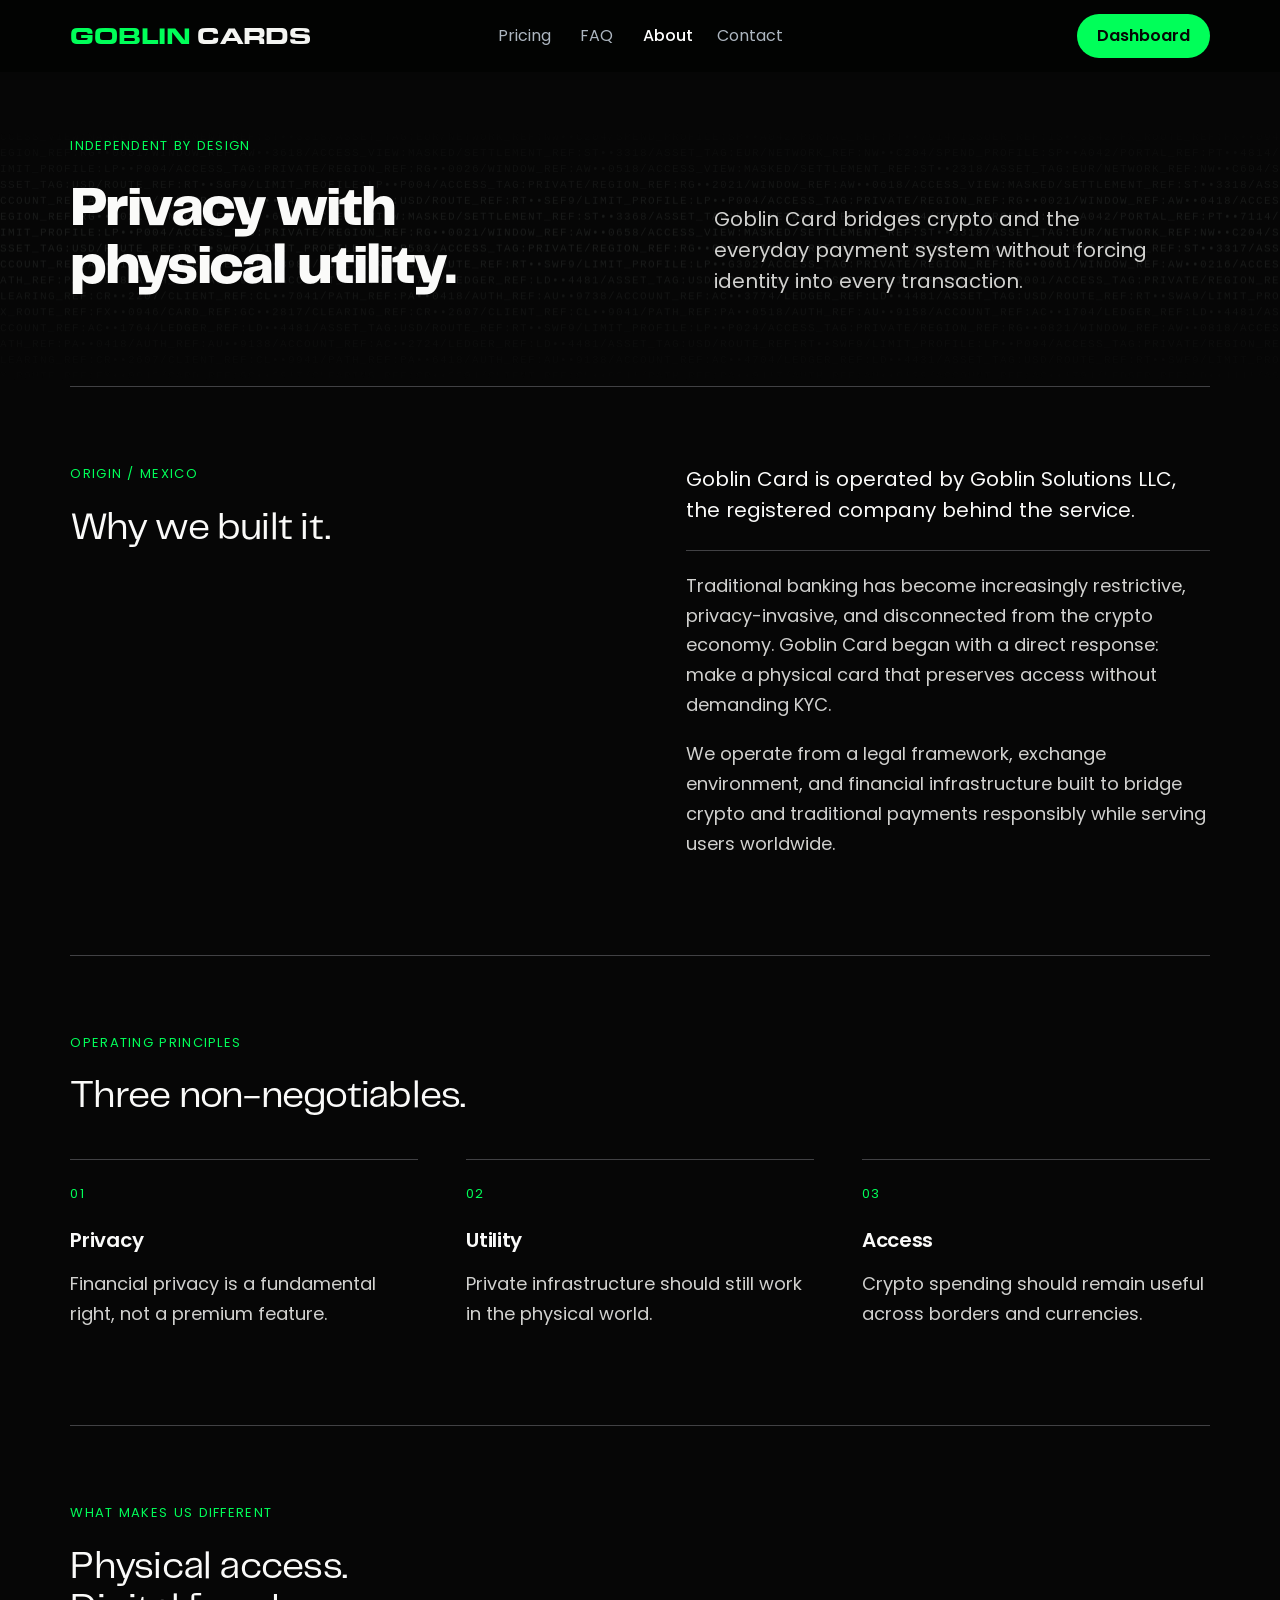
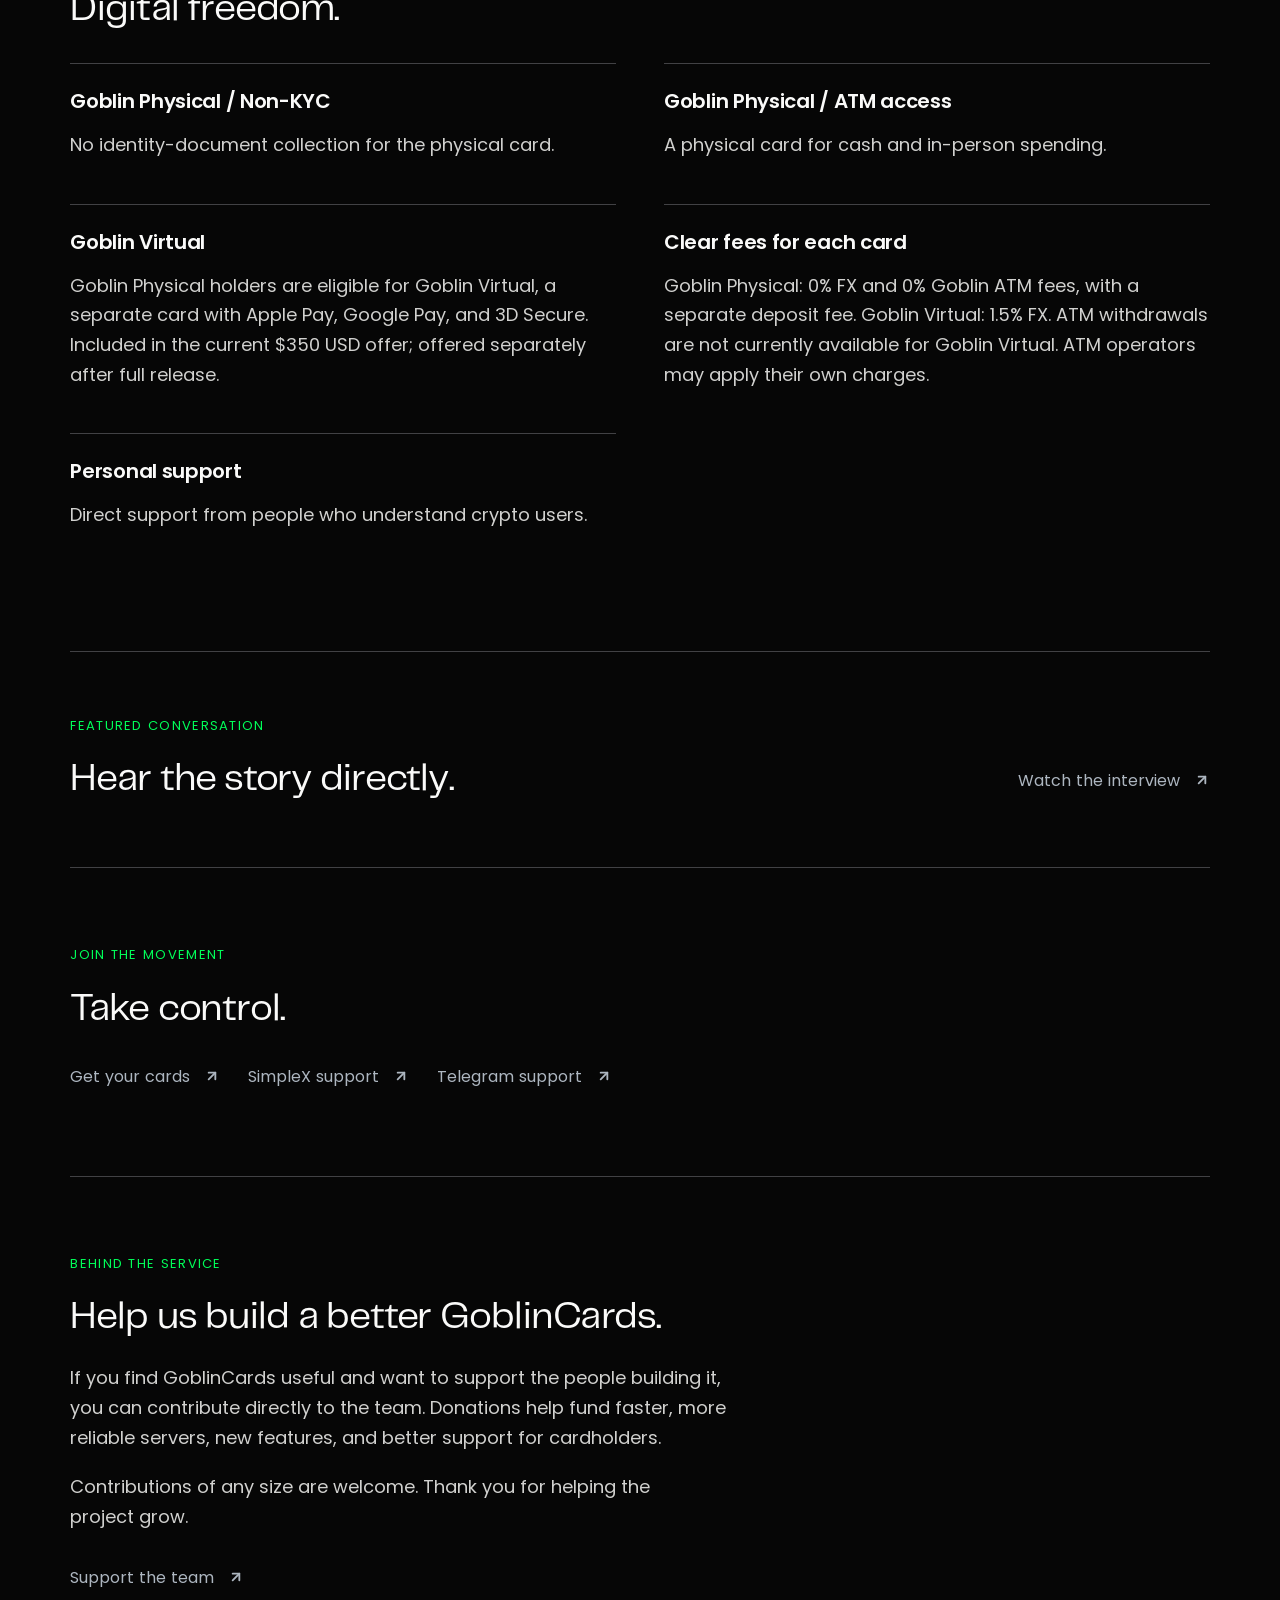
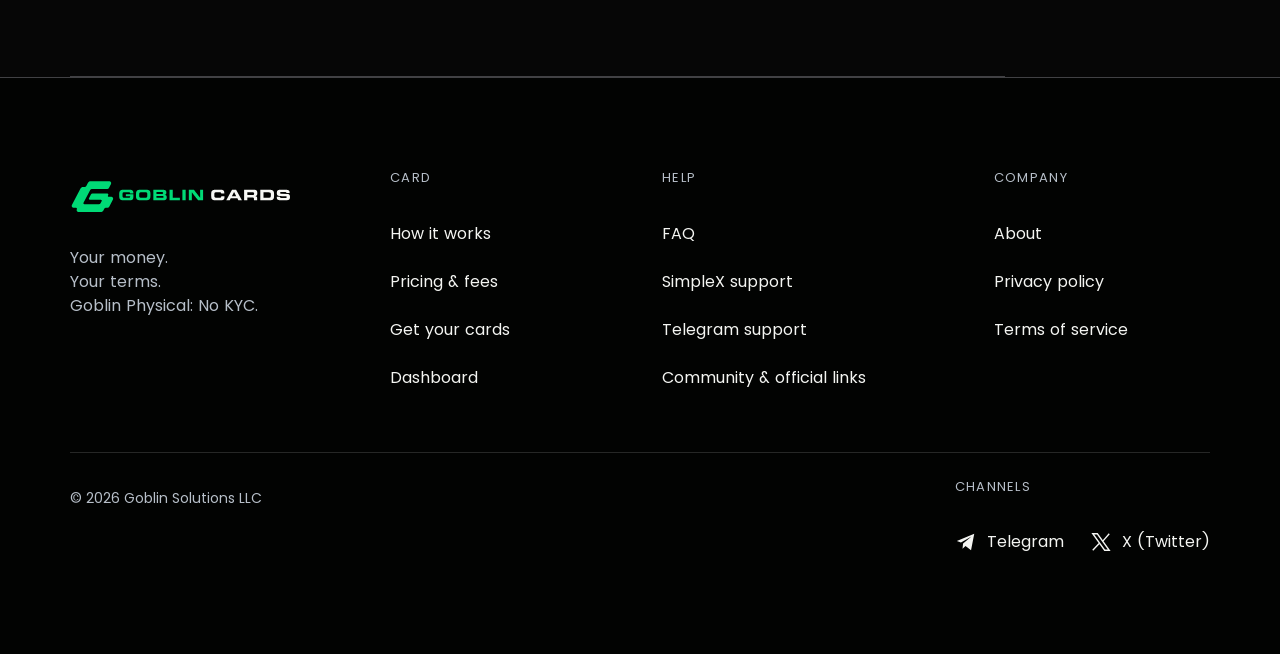
<file: about/index.html>
<!doctype html><html lang="en"><head><meta charset="utf-8"><meta name="viewport" content="width=device-width,initial-scale=1"><meta name="robots" content="noindex,nofollow"><title>About — Goblin Cards</title><meta name="description" content="Goblin Card bridges crypto and the everyday payment system without forcing identity into every transaction."><link rel="icon" href="../intro-mark.svg" type="image/svg+xml"><link rel="stylesheet" href="../sections.css"><link rel="stylesheet" href="../premium.css"><link rel="stylesheet" href="../site-pages.css"><link rel="stylesheet" href="../site-header.css"><link rel="stylesheet" href="../brand.css"><link rel="stylesheet" href="../data-code.css"><script defer src="../data-code.js"></script><link rel="preload" href="../fonts/brand/Telegraf-800.woff2" as="font" type="font/woff2" crossorigin><link rel="preload" href="../fonts/brand/Poppins-400.woff2" as="font" type="font/woff2" crossorigin><script defer src="../site-nav.js"></script><link rel="stylesheet" href="../persistent-header.css"><script defer src="../persistent-header.js"></script><link rel="stylesheet" href="../ui-icons.css"></head><body class="info-page" data-page="about"><a class="page-skip" href="#page-content">Skip to content</a><div class="header-flow-space" aria-hidden="true"></div><header class="site-header site-chrome site-persistent"><a class="brand" href="../" aria-label="Goblin Cards home"><span class="header-label"><span>GOBLIN</span> CARDS</span></a><nav id="site-menu" class="site-nav" aria-label="Main navigation"><a href="../pricing/"><span class="header-label">Pricing</span></a><a href="../faq/"><span class="header-label">FAQ</span></a><a href="../about/" aria-current="page"><span class="header-label">About</span></a><a href="../contact/"><span class="header-label">Contact</span></a></nav><a class="outline header-dashboard" href="https://app.goblincards.com/profile"><span class="header-label">Dashboard</span></a><button id="menu-toggle" type="button" aria-expanded="false" aria-controls="site-menu" aria-label="Open navigation"><span class="menu-glyph" aria-hidden="true"><svg class="ui-icon menu-open-icon" viewBox="0 0 24 24" aria-hidden="true" focusable="false"><use href="../assets/ui/icons.svg#menu"></use></svg><svg class="ui-icon menu-close-icon" viewBox="0 0 24 24" aria-hidden="true" focusable="false"><use href="../assets/ui/icons.svg#x"></use></svg></span><span class="nav-sr">Menu</span></button></header><main id="page-content" class="page-content page-about"><section class="page-lead lead-about"><div><p class="page-eyebrow">Independent by design</p><h1>Privacy with<br>physical utility.</h1></div><p class="page-intro">Goblin Card bridges crypto and the everyday payment system without forcing identity into every transaction.</p></section><section class="page-section editorial-split origin-story"><div><p class="page-eyebrow">Origin / Mexico</p><h2>Why we built it.</h2></div><div><p class="company-fact">Goblin Card is operated by Goblin Solutions LLC, the registered company behind the service.</p><p>Traditional banking has become increasingly restrictive, privacy-invasive, and disconnected from the crypto economy. Goblin Card began with a direct response: make a physical card that preserves access without demanding KYC.</p><p>We operate from a legal framework, exchange environment, and financial infrastructure built to bridge crypto and traditional payments responsibly while serving users worldwide.</p></div></section><section class="page-section"><p class="page-eyebrow">Operating principles</p><h2>Three non-negotiables.</h2><div class="principle-grid"><article><p class="page-eyebrow">01</p><h3>Privacy</h3><p>Financial privacy is a fundamental right, not a premium feature.</p></article><article><p class="page-eyebrow">02</p><h3>Utility</h3><p>Private infrastructure should still work in the physical world.</p></article><article><p class="page-eyebrow">03</p><h3>Access</h3><p>Crypto spending should remain useful across borders and currencies.</p></article></div></section><section class="page-section about-differences"><p class="page-eyebrow">What makes us different</p><h2>Physical access.<br>Digital freedom.</h2><ol class="difference-list"><li><h3>Goblin Physical / Non-KYC</h3><p>No identity-document collection for the physical card.</p></li><li><h3>Goblin Physical / ATM access</h3><p>A physical card for cash and in-person spending.</p></li><li><h3>Goblin Virtual</h3><p>Goblin Physical holders are eligible for Goblin Virtual, a separate card with Apple Pay, Google Pay, and 3D Secure. Included in the current $350 USD offer; offered separately after full release.</p></li><li><h3>Clear fees for each card</h3><p>Goblin Physical: 0% FX and 0% Goblin ATM fees, with a separate deposit fee. Goblin Virtual: 1.5% FX. ATM withdrawals are not currently available for Goblin Virtual. ATM operators may apply their own charges.</p></li><li><h3>Personal support</h3><p>Direct support from people who understand crypto users.</p></li></ol></section><section class="page-section interview-note"><p class="page-eyebrow">Featured conversation</p><h2>Hear the story directly.</h2><div class="page-actions"><a class="page-link" href="https://www.youtube.com/watch?v=OuHrvon2bnM">Watch the interview<span aria-hidden="true"><svg class="ui-icon" viewBox="0 0 24 24" aria-hidden="true" focusable="false"><use href="../assets/ui/icons.svg#arrow-up-right"></use></svg></span></a></div></section><section class="page-section page-closing"><p class="page-eyebrow">Join the movement</p><h2>Take control.</h2><div class="page-actions"><a class="page-link" href="https://app.goblincards.com/order">Get your cards<span aria-hidden="true"><svg class="ui-icon" viewBox="0 0 24 24" aria-hidden="true" focusable="false"><use href="../assets/ui/icons.svg#arrow-up-right"></use></svg></span></a><a class="page-link" href="https://smp15.simplex.im/a#_FERaDSXekZhfMrT5RLEw4Sqz9xyVVZjeBatS-NFcZI">SimpleX support<span aria-hidden="true"><svg class="ui-icon" viewBox="0 0 24 24" aria-hidden="true" focusable="false"><use href="../assets/ui/icons.svg#arrow-up-right"></use></svg></span></a><a class="page-link" href="https://telegram.me/banklessinlatam">Telegram support<span aria-hidden="true"><svg class="ui-icon" viewBox="0 0 24 24" aria-hidden="true" focusable="false"><use href="../assets/ui/icons.svg#arrow-up-right"></use></svg></span></a></div></section><section class="page-section contribution" id="support-the-project"><p class="page-eyebrow">Behind the service</p><h2 id="support-project-heading">Help us build a better GoblinCards.</h2><p class="page-prose">If you find GoblinCards useful and want to support the people building it, you can contribute directly to the team. Donations help fund faster, more reliable servers, new features, and better support for cardholders.</p><p class="page-prose">Contributions of any size are welcome. Thank you for helping the project grow.</p><div class="page-actions"><a class="page-link" href="https://app.goblincards.com/donate">Support the team<span aria-hidden="true"><svg class="ui-icon" viewBox="0 0 24 24" aria-hidden="true" focusable="false"><use href="../assets/ui/icons.svg#arrow-up-right"></use></svg></span></a></div></section></main><footer id="contact" class="site-footer"><div class="footer-content"><div class="footer-columns"><div class="footer-brand"><a href="../#home" aria-label="Goblin Cards home"><img src="../assets/section/footer-logo.svg" width="246" height="40" alt="Goblin Cards"></a><p>Your money.<br>Your terms.<br>Goblin Physical: No KYC.</p></div><nav class="footer-group" aria-label="card navigation"><h2>CARD</h2><a href="../#how-it-works">How it works</a><a href="../pricing/">Pricing & fees</a><a data-section-destination="order" href="https://app.goblincards.com/order">Get your cards</a><a data-section-destination="dashboard" href="https://app.goblincards.com/profile">Dashboard</a></nav><nav class="footer-group" aria-label="help navigation"><h2>HELP</h2><a href="../faq/">FAQ</a><a data-section-destination="simplex" href="https://smp15.simplex.im/a#_FERaDSXekZhfMrT5RLEw4Sqz9xyVVZjeBatS-NFcZI">SimpleX support</a><a data-section-destination="telegramSupport" href="https://telegram.me/banklessinlatam">Telegram support</a><a href="../contact/">Community & official links</a></nav><nav class="footer-group" aria-label="company navigation"><h2>COMPANY</h2><a href="../about/">About</a><a href="../privacy/">Privacy policy</a><a href="../terms/">Terms of service</a></nav></div><div class="footer-bottom"><p>© 2026 Goblin Solutions LLC</p><div class="footer-channels"><h2>CHANNELS</h2><div><a data-section-destination="telegram" href="https://t.me/bankless_society"><svg viewBox="0 0 24 24" aria-hidden="true"><path fill="currentColor" d="m21 3-3.5 18-6-4.7-3.3 3 .6-5.7L18 6 6.5 12.5 2 11z"/></svg>Telegram</a><a data-section-destination="twitter" href="https://x.com/Goblin_cards"><svg viewBox="0 0 24 24" aria-hidden="true"><path fill="none" stroke="currentColor" stroke-width="1.5" d="M3 3h5l13 18h-5L3 3zm0 18 7.5-8M14 11l7-8"/></svg>X (Twitter)</a></div></div></div></div></footer></body></html>
</file>
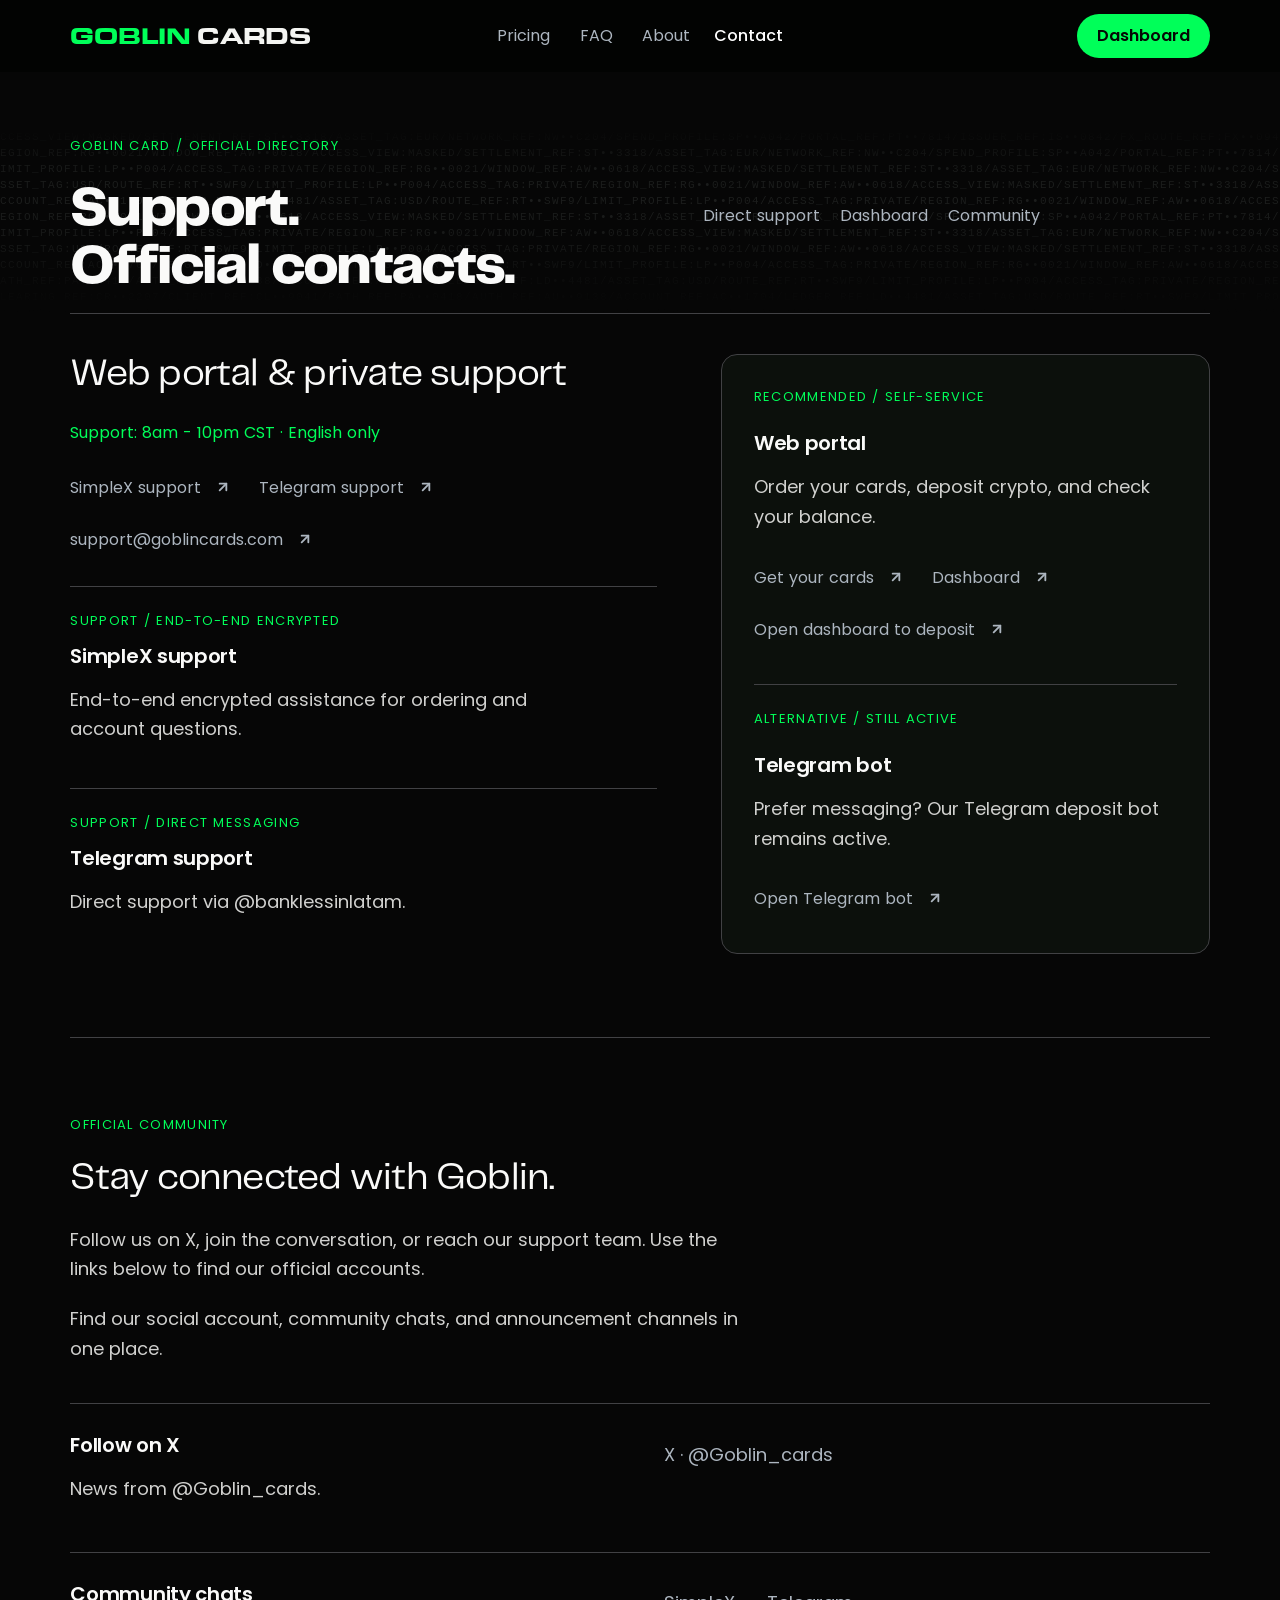
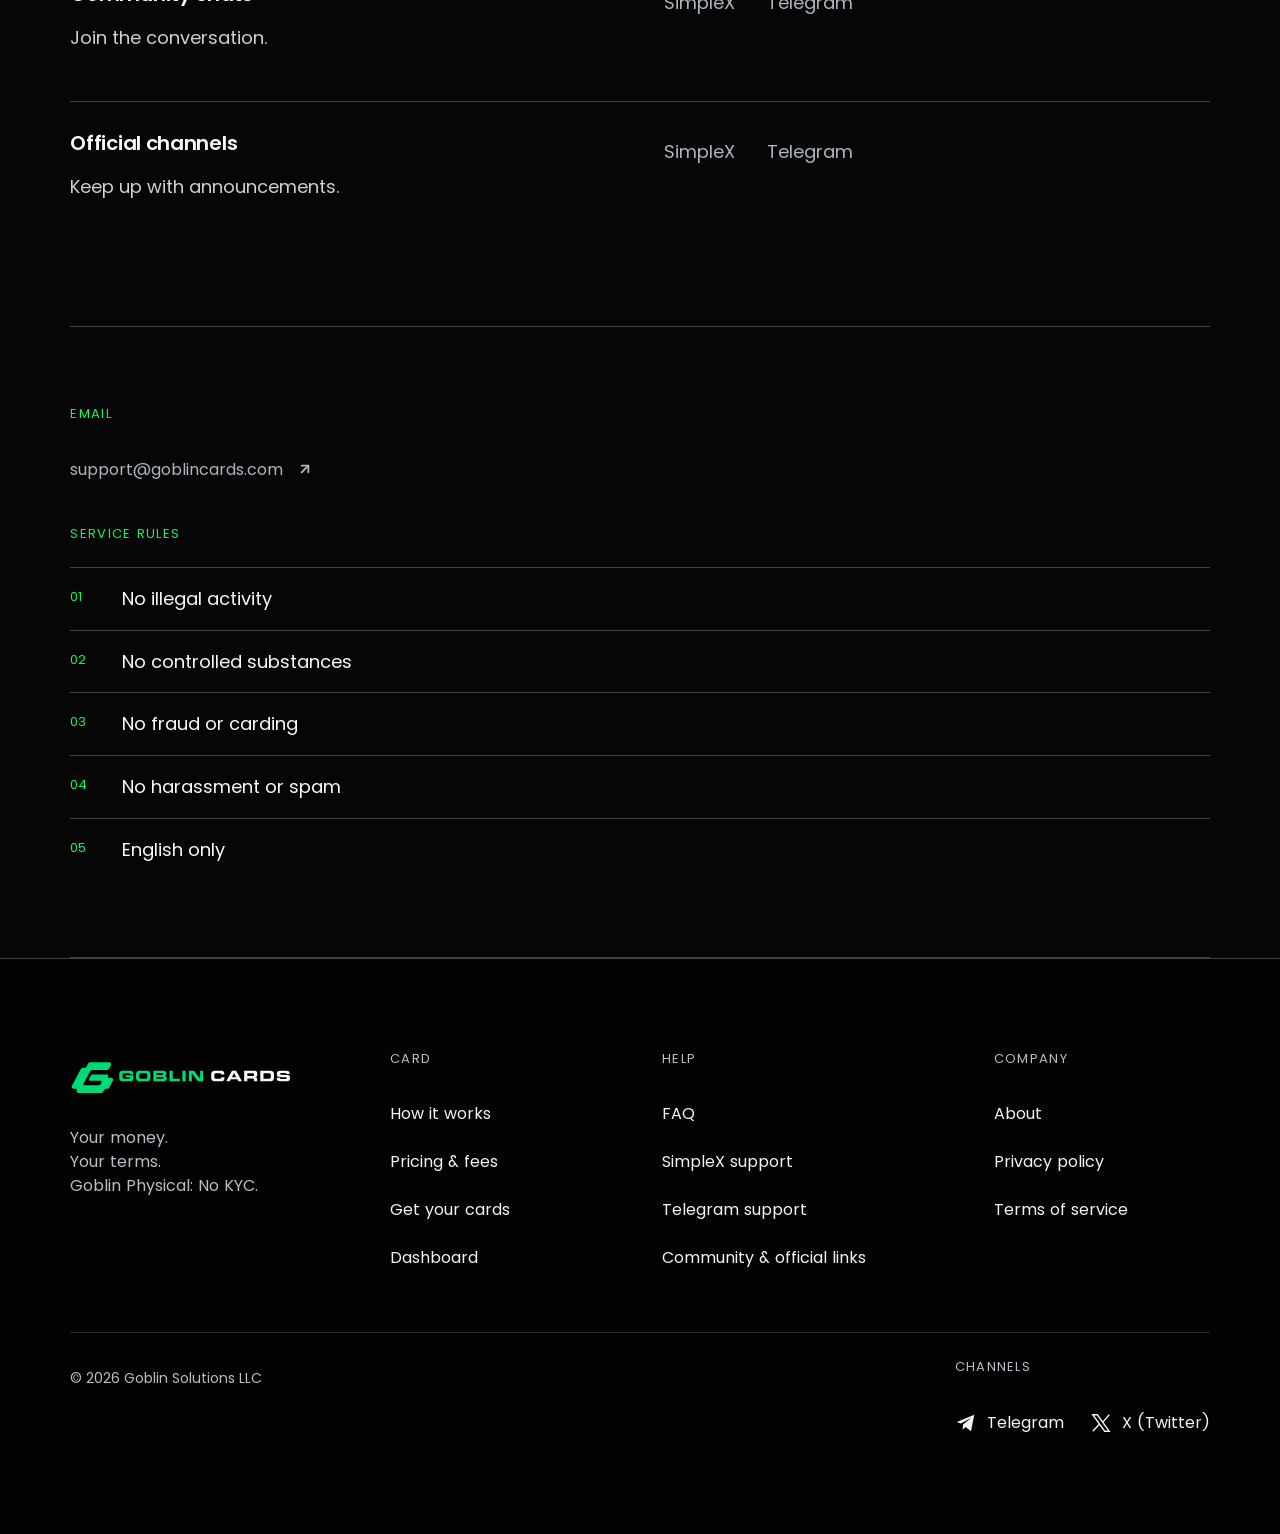
<file: contact/index.html>
<!doctype html><html lang="en"><head><meta charset="utf-8"><meta name="viewport" content="width=device-width,initial-scale=1"><meta name="robots" content="noindex,nofollow"><title>Contact — Goblin Cards</title><meta name="description" content="Follow us on X, join the conversation, or reach our support team. Use the links below to find our official accounts."><link rel="icon" href="../intro-mark.svg" type="image/svg+xml"><link rel="stylesheet" href="../sections.css"><link rel="stylesheet" href="../premium.css"><link rel="stylesheet" href="../site-pages.css"><link rel="stylesheet" href="../site-header.css"><link rel="stylesheet" href="../brand.css"><link rel="stylesheet" href="../data-code.css"><script defer src="../data-code.js"></script><link rel="preload" href="../fonts/brand/Telegraf-800.woff2" as="font" type="font/woff2" crossorigin><link rel="preload" href="../fonts/brand/Poppins-400.woff2" as="font" type="font/woff2" crossorigin><script defer src="../site-nav.js"></script><link rel="stylesheet" href="../persistent-header.css"><script defer src="../persistent-header.js"></script><link rel="stylesheet" href="../ui-icons.css"></head><body class="info-page" data-page="contact"><a class="page-skip" href="#page-content">Skip to content</a><div class="header-flow-space" aria-hidden="true"></div><header class="site-header site-chrome site-persistent"><a class="brand" href="../" aria-label="Goblin Cards home"><span class="header-label"><span>GOBLIN</span> CARDS</span></a><nav id="site-menu" class="site-nav" aria-label="Main navigation"><a href="../pricing/"><span class="header-label">Pricing</span></a><a href="../faq/"><span class="header-label">FAQ</span></a><a href="../about/"><span class="header-label">About</span></a><a href="../contact/" aria-current="page"><span class="header-label">Contact</span></a></nav><a class="outline header-dashboard" href="https://app.goblincards.com/profile"><span class="header-label">Dashboard</span></a><button id="menu-toggle" type="button" aria-expanded="false" aria-controls="site-menu" aria-label="Open navigation"><span class="menu-glyph" aria-hidden="true"><svg class="ui-icon menu-open-icon" viewBox="0 0 24 24" aria-hidden="true" focusable="false"><use href="../assets/ui/icons.svg#menu"></use></svg><svg class="ui-icon menu-close-icon" viewBox="0 0 24 24" aria-hidden="true" focusable="false"><use href="../assets/ui/icons.svg#x"></use></svg></span><span class="nav-sr">Menu</span></button></header><main id="page-content" class="page-content page-contact"><section class="page-lead contact-lead"><div><p class="page-eyebrow">Goblin Card / Official directory</p><h1>Support.<br>Official contacts.</h1></div><nav class="contact-intent" aria-label="Choose your destination"><a href="#support-heading">Direct support</a><a href="#account">Dashboard</a><a href="#community">Community</a></nav></section><section class="page-section contact-support" id="support-heading"><div><h2>Web portal &amp; private support</h2><p class="support-hours">Support: 8am - 10pm CST · English only</p><div class="support-choice"><div class="page-actions"><a class="page-link" href="https://smp15.simplex.im/a#_FERaDSXekZhfMrT5RLEw4Sqz9xyVVZjeBatS-NFcZI">SimpleX support<span aria-hidden="true"><svg class="ui-icon" viewBox="0 0 24 24" aria-hidden="true" focusable="false"><use href="../assets/ui/icons.svg#arrow-up-right"></use></svg></span></a><a class="page-link" href="https://telegram.me/banklessinlatam">Telegram support<span aria-hidden="true"><svg class="ui-icon" viewBox="0 0 24 24" aria-hidden="true" focusable="false"><use href="../assets/ui/icons.svg#arrow-up-right"></use></svg></span></a><a class="page-link" href="mailto:support@goblincards.com">support@goblincards.com<span aria-hidden="true"><svg class="ui-icon" viewBox="0 0 24 24" aria-hidden="true" focusable="false"><use href="../assets/ui/icons.svg#arrow-up-right"></use></svg></span></a></div></div><div class="support-methods"><article><p class="page-eyebrow">Support / end-to-end encrypted</p><h3>SimpleX support</h3><p>End-to-end encrypted assistance for ordering and account questions.</p></article><article><p class="page-eyebrow">Support / direct messaging</p><h3>Telegram support</h3><p>Direct support via @banklessinlatam.</p></article></div></div><aside class="portal-panel" id="account"><p class="page-eyebrow">Recommended / self-service</p><h3>Web portal</h3><p>Order your cards, deposit crypto, and check your balance.</p><div class="page-actions"><a class="page-link" href="https://app.goblincards.com/order">Get your cards<span aria-hidden="true"><svg class="ui-icon" viewBox="0 0 24 24" aria-hidden="true" focusable="false"><use href="../assets/ui/icons.svg#arrow-up-right"></use></svg></span></a><a class="page-link" href="https://app.goblincards.com/profile">Dashboard<span aria-hidden="true"><svg class="ui-icon" viewBox="0 0 24 24" aria-hidden="true" focusable="false"><use href="../assets/ui/icons.svg#arrow-up-right"></use></svg></span></a><a class="page-link" href="https://app.goblincards.com/profile">Open dashboard to deposit<span aria-hidden="true"><svg class="ui-icon" viewBox="0 0 24 24" aria-hidden="true" focusable="false"><use href="../assets/ui/icons.svg#arrow-up-right"></use></svg></span></a></div><div class="bot-note"><p class="page-eyebrow">Alternative / still active</p><h3>Telegram bot</h3><p>Prefer messaging? Our Telegram deposit bot remains active.</p><div class="page-actions"><a class="page-link" href="https://t.me/goblindepbot">Open Telegram bot<span aria-hidden="true"><svg class="ui-icon" viewBox="0 0 24 24" aria-hidden="true" focusable="false"><use href="../assets/ui/icons.svg#arrow-up-right"></use></svg></span></a></div></div></aside></section><section class="page-section" id="community"><p class="page-eyebrow">Official community</p><h2 id="community-heading">Stay connected with Goblin.</h2><p class="page-prose">Follow us on X, join the conversation, or reach our support team. Use the links below to find our official accounts.</p><p class="page-prose">Find our social account, community chats, and announcement channels in one place.</p><div class="directory-rows"><article><div><h3>Follow on X</h3><p>News from @Goblin_cards.</p></div><ul><li><a href="https://x.com/Goblin_cards">X · @Goblin_cards</a></li></ul></article><article><div><h3>Community chats</h3><p>Join the conversation.</p></div><ul><li><a href="https://smp15.simplex.im/g#D7wbAmR61FhzugX5o5rQhuIAG7ZuZAE9_u0VCCQdy-4">SimpleX</a></li><li><a href="https://t.me/otcmx">Telegram</a></li></ul></article><article><div><h3>Official channels</h3><p>Keep up with announcements.</p></div><ul><li><a href="https://smp11.simplex.im/c#rbz6EE7JcldQS34AH_BkRwYdvFiAyM3ETeFuPR9pKf8">SimpleX</a></li><li><a href="https://t.me/bankless_society">Telegram</a></li></ul></article></div></section><section class="page-section contact-rules"><p class="page-eyebrow">Email</p><div class="page-actions"><a class="page-link" href="mailto:support@goblincards.com">support@goblincards.com<span aria-hidden="true"><svg class="ui-icon" viewBox="0 0 24 24" aria-hidden="true" focusable="false"><use href="../assets/ui/icons.svg#arrow-up-right"></use></svg></span></a></div><p class="page-eyebrow">Service rules</p><ol class="numbered-list rules-list"><li> No illegal activity</li><li> No controlled substances</li><li> No fraud or carding</li><li> No harassment or spam</li><li> English only</li></ol></section></main><footer id="contact" class="site-footer"><div class="footer-content"><div class="footer-columns"><div class="footer-brand"><a href="../#home" aria-label="Goblin Cards home"><img src="../assets/section/footer-logo.svg" width="246" height="40" alt="Goblin Cards"></a><p>Your money.<br>Your terms.<br>Goblin Physical: No KYC.</p></div><nav class="footer-group" aria-label="card navigation"><h2>CARD</h2><a href="../#how-it-works">How it works</a><a href="../pricing/">Pricing & fees</a><a data-section-destination="order" href="https://app.goblincards.com/order">Get your cards</a><a data-section-destination="dashboard" href="https://app.goblincards.com/profile">Dashboard</a></nav><nav class="footer-group" aria-label="help navigation"><h2>HELP</h2><a href="../faq/">FAQ</a><a data-section-destination="simplex" href="https://smp15.simplex.im/a#_FERaDSXekZhfMrT5RLEw4Sqz9xyVVZjeBatS-NFcZI">SimpleX support</a><a data-section-destination="telegramSupport" href="https://telegram.me/banklessinlatam">Telegram support</a><a href="../contact/">Community & official links</a></nav><nav class="footer-group" aria-label="company navigation"><h2>COMPANY</h2><a href="../about/">About</a><a href="../privacy/">Privacy policy</a><a href="../terms/">Terms of service</a></nav></div><div class="footer-bottom"><p>© 2026 Goblin Solutions LLC</p><div class="footer-channels"><h2>CHANNELS</h2><div><a data-section-destination="telegram" href="https://t.me/bankless_society"><svg viewBox="0 0 24 24" aria-hidden="true"><path fill="currentColor" d="m21 3-3.5 18-6-4.7-3.3 3 .6-5.7L18 6 6.5 12.5 2 11z"/></svg>Telegram</a><a data-section-destination="twitter" href="https://x.com/Goblin_cards"><svg viewBox="0 0 24 24" aria-hidden="true"><path fill="none" stroke="currentColor" stroke-width="1.5" d="M3 3h5l13 18h-5L3 3zm0 18 7.5-8M14 11l7-8"/></svg>X (Twitter)</a></div></div></div></div></footer></body></html>
</file>
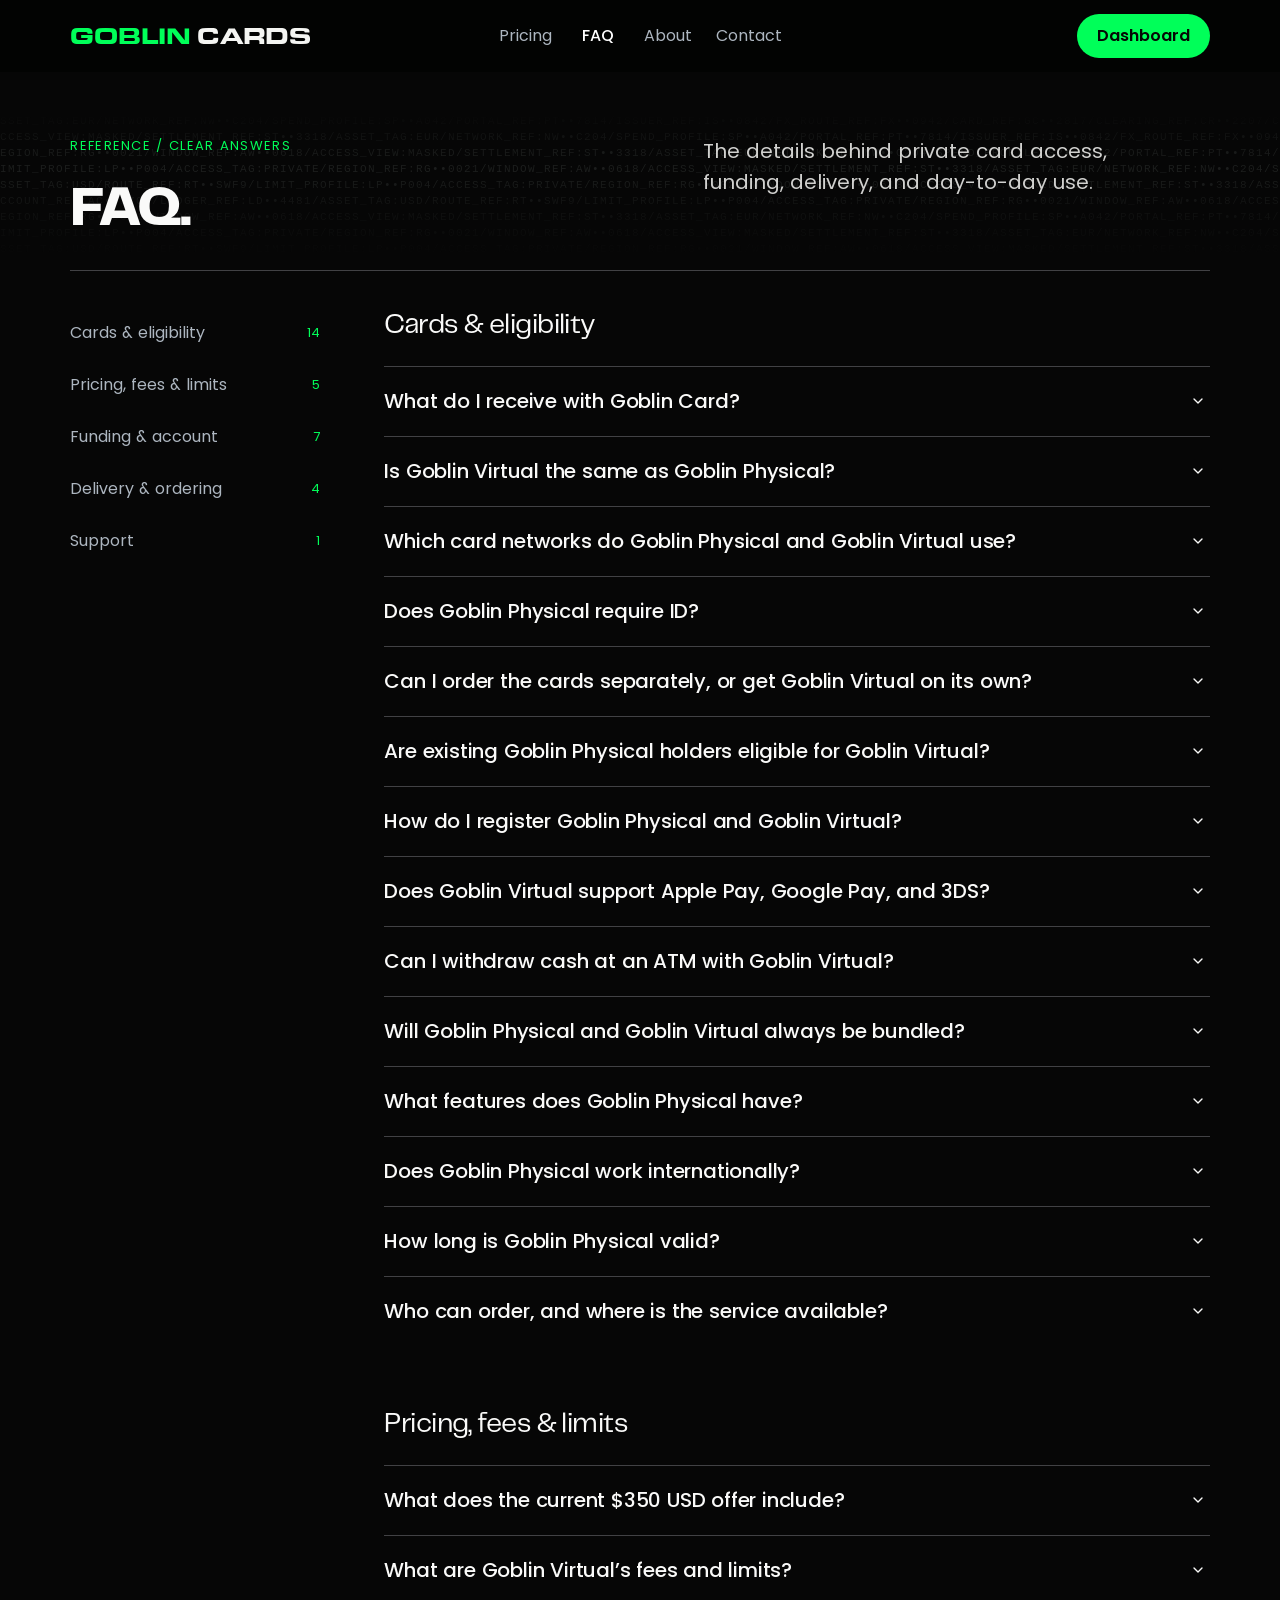
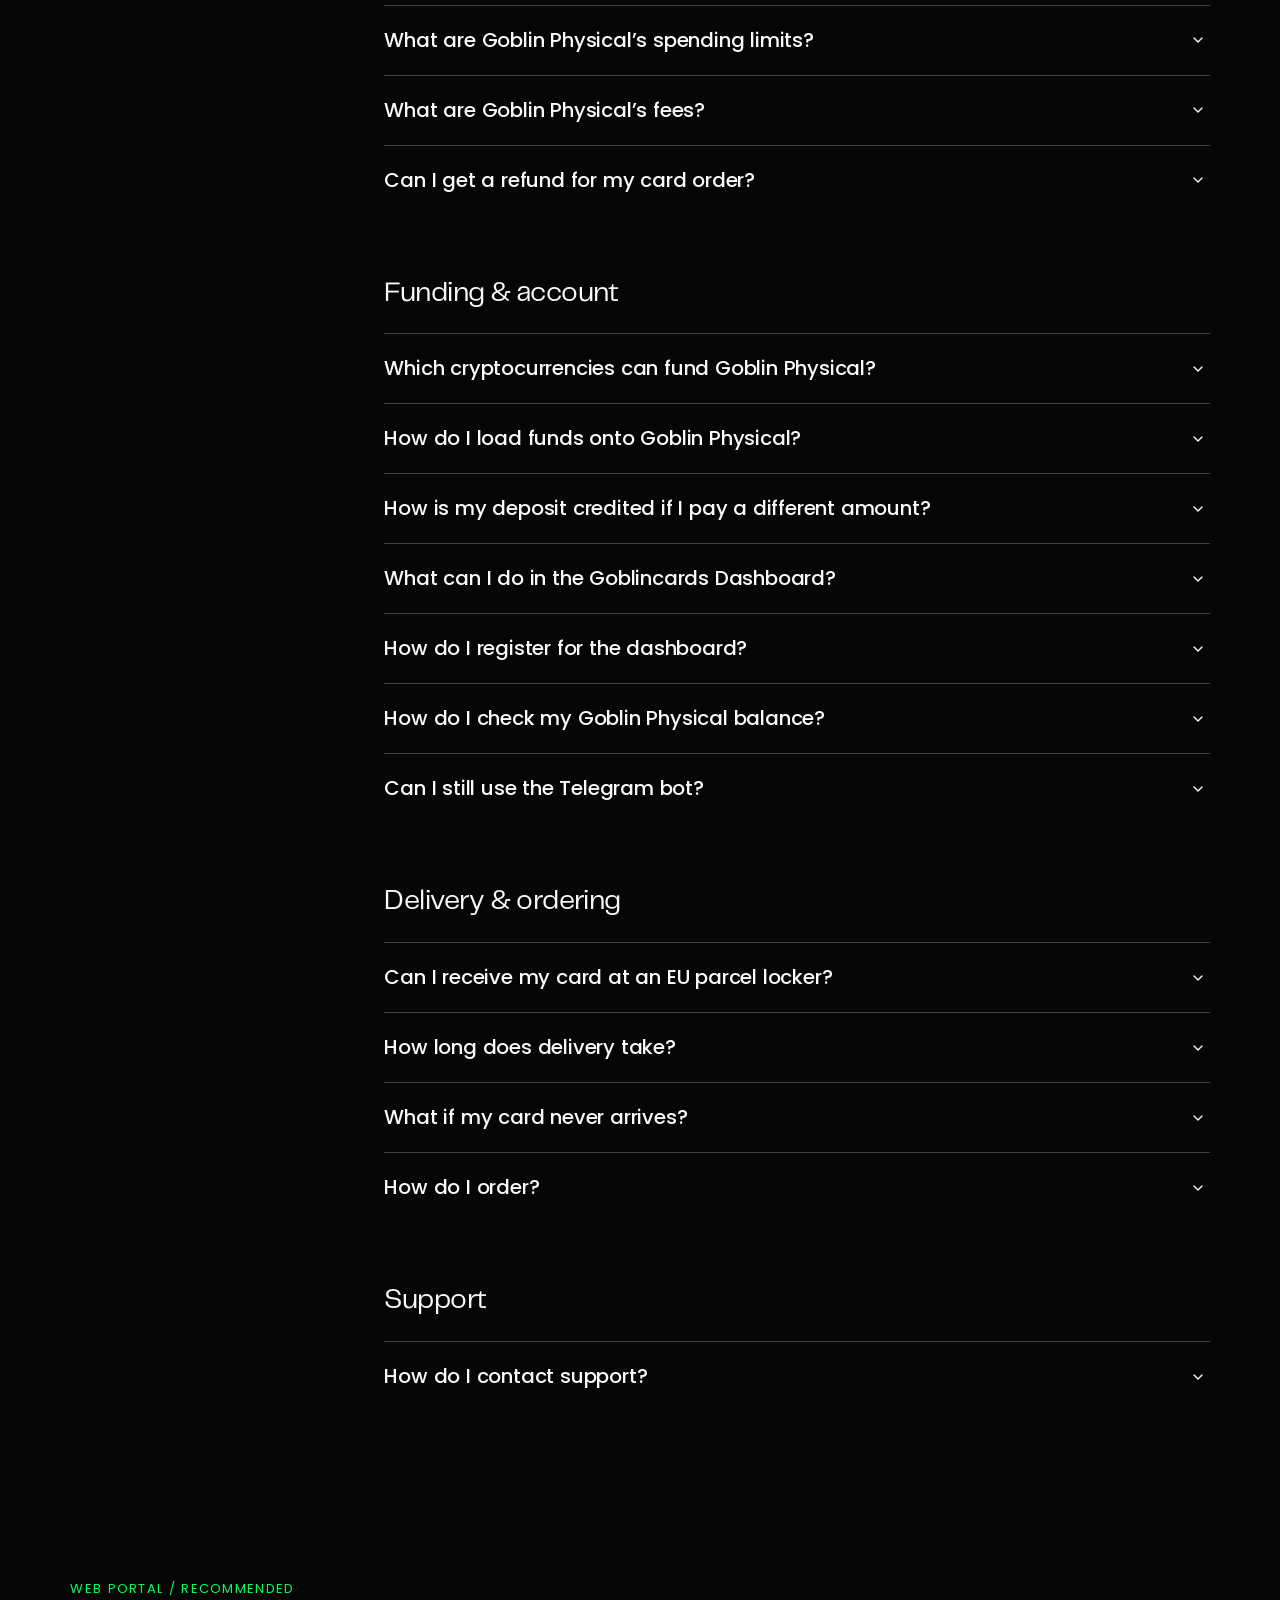
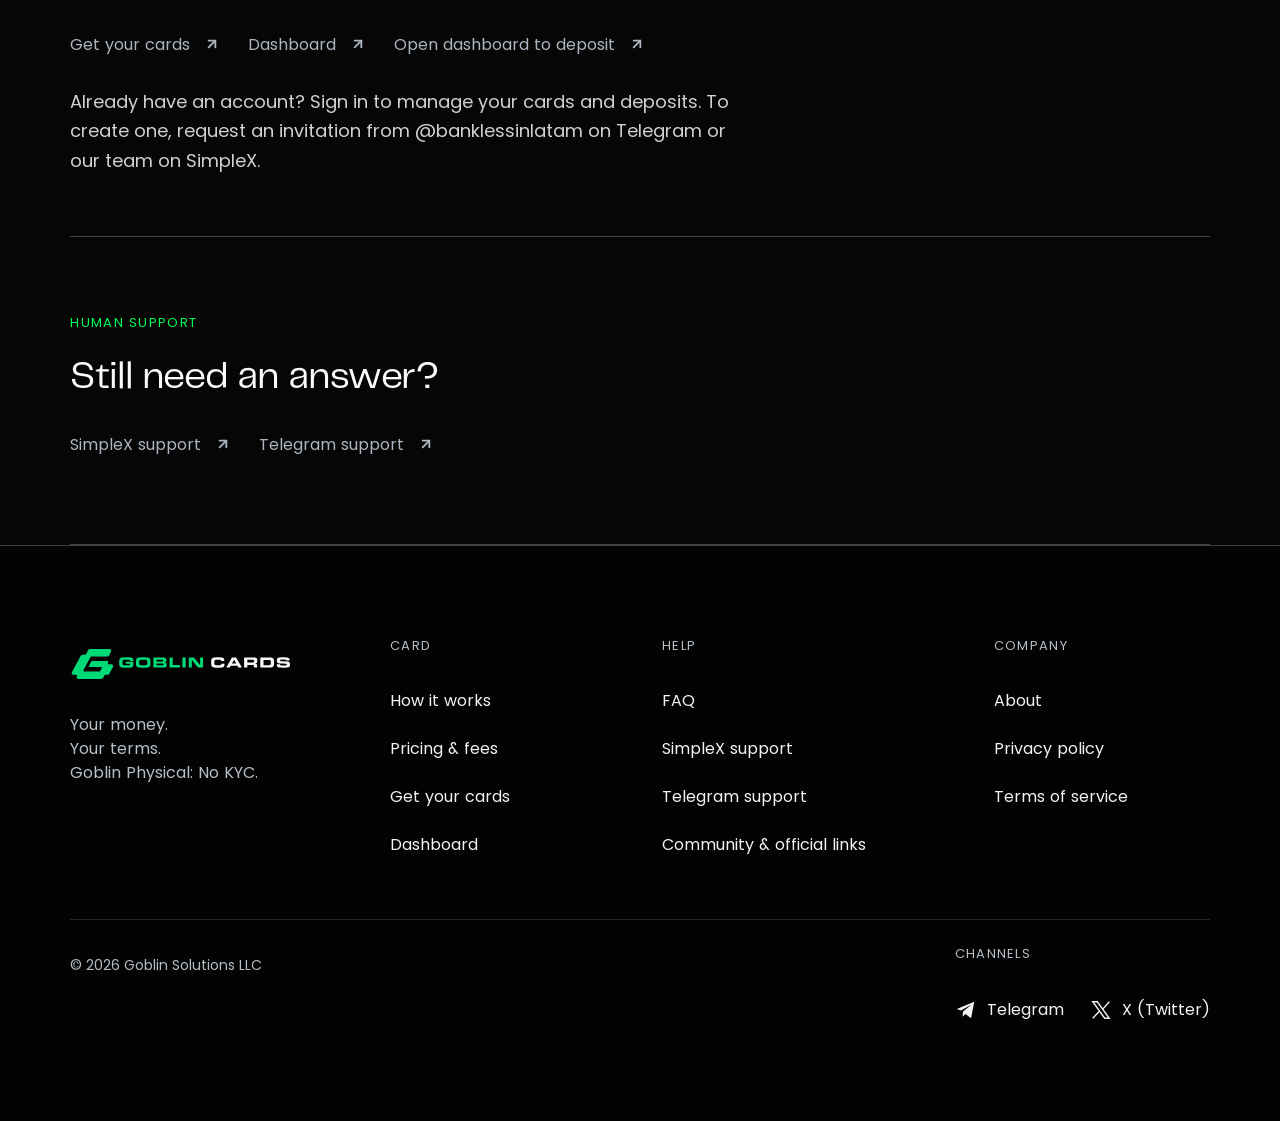
<file: faq/index.html>
<!doctype html><html lang="en"><head><meta charset="utf-8"><meta name="viewport" content="width=device-width,initial-scale=1"><meta name="robots" content="noindex,nofollow"><title>FAQ — Goblin Cards</title><meta name="description" content="The details behind private card access, funding, delivery, and day-to-day use."><link rel="icon" href="../intro-mark.svg" type="image/svg+xml"><link rel="stylesheet" href="../sections.css"><link rel="stylesheet" href="../premium.css"><link rel="stylesheet" href="../site-pages.css"><link rel="stylesheet" href="../site-header.css"><link rel="stylesheet" href="../brand.css"><link rel="stylesheet" href="../data-code.css"><script defer src="../data-code.js"></script><link rel="preload" href="../fonts/brand/Telegraf-800.woff2" as="font" type="font/woff2" crossorigin><link rel="preload" href="../fonts/brand/Poppins-400.woff2" as="font" type="font/woff2" crossorigin><script defer src="../site-nav.js"></script><script defer src="../faq-links.js"></script><link rel="stylesheet" href="../persistent-header.css"><script defer src="../persistent-header.js"></script><link rel="stylesheet" href="../ui-icons.css"></head><body class="info-page" data-page="faq"><a class="page-skip" href="#page-content">Skip to content</a><div class="header-flow-space" aria-hidden="true"></div><header class="site-header site-chrome site-persistent"><a class="brand" href="../" aria-label="Goblin Cards home"><span class="header-label"><span>GOBLIN</span> CARDS</span></a><nav id="site-menu" class="site-nav" aria-label="Main navigation"><a href="../pricing/"><span class="header-label">Pricing</span></a><a href="../faq/" aria-current="page"><span class="header-label">FAQ</span></a><a href="../about/"><span class="header-label">About</span></a><a href="../contact/"><span class="header-label">Contact</span></a></nav><a class="outline header-dashboard" href="https://app.goblincards.com/profile"><span class="header-label">Dashboard</span></a><button id="menu-toggle" type="button" aria-expanded="false" aria-controls="site-menu" aria-label="Open navigation"><span class="menu-glyph" aria-hidden="true"><svg class="ui-icon menu-open-icon" viewBox="0 0 24 24" aria-hidden="true" focusable="false"><use href="../assets/ui/icons.svg#menu"></use></svg><svg class="ui-icon menu-close-icon" viewBox="0 0 24 24" aria-hidden="true" focusable="false"><use href="../assets/ui/icons.svg#x"></use></svg></span><span class="nav-sr">Menu</span></button></header><main id="page-content" class="page-content page-faq"><section class="page-lead lead-faq"><div><p class="page-eyebrow">Reference / Clear answers</p><h1>FAQ.</h1></div><p class="page-intro">The details behind private card access, funding, delivery, and day-to-day use.</p></section><div class="faq-reference"><nav class="faq-topics" aria-label="FAQ topics"><a href="#topic-cards">Cards & eligibility<span>14</span></a><a href="#topic-fees">Pricing, fees & limits<span>5</span></a><a href="#topic-account">Funding & account<span>7</span></a><a href="#topic-delivery">Delivery & ordering<span>4</span></a><a href="#topic-support">Support<span>1</span></a></nav><div><section class="faq-topic" id="topic-cards"><h2>Cards & eligibility</h2><article class="page-question" id="faq-item-0" data-source-question="0"><h3><button type="button" disabled aria-expanded="true" aria-controls="answer-0" id="question-0">What do I receive with Goblin Card?<span aria-hidden="true" class="page-chevron"><svg class="ui-icon" viewBox="0 0 24 24" aria-hidden="true" focusable="false"><use href="../assets/ui/icons.svg#chevron-down"></use></svg></span></button></h3><div class="page-answer" id="answer-0" role="region" aria-labelledby="question-0"><p>Our current $350 USD offer gets you two separate cards for the price of one: Goblin Physical and Goblin Virtual. Use Goblin Physical for cash withdrawals and worldwide spending, and Goblin Virtual for mobile wallet and online payments.</p><div class="page-actions"></div></div></article><article class="page-question" id="faq-item-1" data-source-question="1"><h3><button type="button" disabled aria-expanded="true" aria-controls="answer-1" id="question-1">Is Goblin Virtual the same as Goblin Physical?<span aria-hidden="true" class="page-chevron"><svg class="ui-icon" viewBox="0 0 24 24" aria-hidden="true" focusable="false"><use href="../assets/ui/icons.svg#chevron-down"></use></svg></span></button></h3><div class="page-answer" id="answer-1" role="region" aria-labelledby="question-1"><p>No. You get two separate cards, not one card in two formats. Goblin Physical is a Mastercard with an MXN balance for cash withdrawals and worldwide spending. Goblin Virtual is a Visa with a USD balance for Apple Pay, Google Pay, and online payments. Each card has its own fees and limits, and both are included in the current $350 offer.</p><div class="page-actions"></div></div></article><article class="page-question" id="faq-item-2" data-source-question="2"><h3><button type="button" disabled aria-expanded="true" aria-controls="answer-2" id="question-2">Which card networks do Goblin Physical and Goblin Virtual use?<span aria-hidden="true" class="page-chevron"><svg class="ui-icon" viewBox="0 0 24 24" aria-hidden="true" focusable="false"><use href="../assets/ui/icons.svg#chevron-down"></use></svg></span></button></h3><div class="page-answer" id="answer-2" role="region" aria-labelledby="question-2"><p>Goblin Physical uses the Mastercard network. Goblin Virtual uses the Visa network. These are separate cards with different balances, fees, and limits.</p><div class="page-actions"><a class="page-link" href="../pricing/#compare-cards">Compare card networks<span aria-hidden="true"><svg class="ui-icon" viewBox="0 0 24 24" aria-hidden="true" focusable="false"><use href="../assets/ui/icons.svg#arrow-up-right"></use></svg></span></a></div></div></article><article class="page-question" id="faq-item-3" data-source-question="3"><h3><button type="button" disabled aria-expanded="true" aria-controls="answer-3" id="question-3">Does Goblin Physical require ID?<span aria-hidden="true" class="page-chevron"><svg class="ui-icon" viewBox="0 0 24 24" aria-hidden="true" focusable="false"><use href="../assets/ui/icons.svg#chevron-down"></use></svg></span></button></h3><div class="page-answer" id="answer-3" role="region" aria-labelledby="question-3"><p>No. Goblin Physical requires no KYC verification, passport, driver's license, or identity documents.</p><div class="page-actions"></div></div></article><article class="page-question" id="faq-item-5" data-source-question="5"><h3><button type="button" disabled aria-expanded="true" aria-controls="answer-5" id="question-5">Can I order the cards separately, or get Goblin Virtual on its own?<span aria-hidden="true" class="page-chevron"><svg class="ui-icon" viewBox="0 0 24 24" aria-hidden="true" focusable="false"><use href="../assets/ui/icons.svg#chevron-down"></use></svg></span></button></h3><div class="page-answer" id="answer-5" role="region" aria-labelledby="question-5"><p>No. We do not offer Goblin Physical or Goblin Virtual separately at the moment. Goblin Virtual, our Visa card, is issued to existing, trusted Goblin users and cannot be purchased on its own.</p><div class="page-actions"></div></div></article><article class="page-question" id="virtual-card-eligibility" data-source-question="6"><h3><button type="button" disabled aria-expanded="true" aria-controls="answer-6" id="question-6">Are existing Goblin Physical holders eligible for Goblin Virtual?<span aria-hidden="true" class="page-chevron"><svg class="ui-icon" viewBox="0 0 24 24" aria-hidden="true" focusable="false"><use href="../assets/ui/icons.svg#chevron-down"></use></svg></span></button></h3><div class="page-answer" id="answer-6" role="region" aria-labelledby="question-6"><p>Goblin Virtual is issued to existing, trusted Goblin users. If you already hold Goblin Physical, contact support to confirm your eligibility and arrange issuance.</p><div class="page-actions"><a class="page-link" href="../contact/#support-heading">Contact support<span aria-hidden="true"><svg class="ui-icon" viewBox="0 0 24 24" aria-hidden="true" focusable="false"><use href="../assets/ui/icons.svg#arrow-up-right"></use></svg></span></a></div></div></article><article class="page-question" id="faq-item-7" data-source-question="7"><h3><button type="button" disabled aria-expanded="true" aria-controls="answer-7" id="question-7">How do I register Goblin Physical and Goblin Virtual?<span aria-hidden="true" class="page-chevron"><svg class="ui-icon" viewBox="0 0 24 24" aria-hidden="true" focusable="false"><use href="../assets/ui/icons.svg#chevron-down"></use></svg></span></button></h3><div class="page-answer" id="answer-7" role="region" aria-labelledby="question-7"><p>Once Goblin Physical arrives, contact support through the Community page. We’ll help you register both cards. If you already have Goblin Physical, get in touch to arrange Goblin Virtual.</p><div class="page-actions"><a class="page-link" href="../contact/#support-heading">Contact support<span aria-hidden="true"><svg class="ui-icon" viewBox="0 0 24 24" aria-hidden="true" focusable="false"><use href="../assets/ui/icons.svg#arrow-up-right"></use></svg></span></a></div></div></article><article class="page-question" id="faq-item-8" data-source-question="8"><h3><button type="button" disabled aria-expanded="true" aria-controls="answer-8" id="question-8">Does Goblin Virtual support Apple Pay, Google Pay, and 3DS?<span aria-hidden="true" class="page-chevron"><svg class="ui-icon" viewBox="0 0 24 24" aria-hidden="true" focusable="false"><use href="../assets/ui/icons.svg#chevron-down"></use></svg></span></button></h3><div class="page-answer" id="answer-8" role="region" aria-labelledby="question-8"><p>Yes. Goblin Virtual supports Apple Pay and Google Pay for wallet payments, plus 3D Secure (3DS) for online payments.</p><div class="page-actions"></div></div></article><article class="page-question" id="virtual-card-atm" data-source-question="9"><h3><button type="button" disabled aria-expanded="true" aria-controls="answer-9" id="question-9">Can I withdraw cash at an ATM with Goblin Virtual?<span aria-hidden="true" class="page-chevron"><svg class="ui-icon" viewBox="0 0 24 24" aria-hidden="true" focusable="false"><use href="../assets/ui/icons.svg#chevron-down"></use></svg></span></button></h3><div class="page-answer" id="answer-9" role="region" aria-labelledby="question-9"><p>ATM withdrawals are not currently available for Goblin Virtual. This feature will be available later; no release date has been announced. For cash withdrawals today, use Goblin Physical.</p><div class="page-actions"></div></div></article><article class="page-question" id="faq-item-11" data-source-question="11"><h3><button type="button" disabled aria-expanded="true" aria-controls="answer-11" id="question-11">Will Goblin Physical and Goblin Virtual always be bundled?<span aria-hidden="true" class="page-chevron"><svg class="ui-icon" viewBox="0 0 24 24" aria-hidden="true" focusable="false"><use href="../assets/ui/icons.svg#chevron-down"></use></svg></span></button></h3><div class="page-answer" id="answer-11" role="region" aria-labelledby="question-11"><p>Not permanently. Our current $350 USD offer gets you two separate cards for the price of one: Goblin Physical and Goblin Virtual. After full release, the two cards will be sold separately.</p><div class="page-actions"></div></div></article><article class="page-question" id="faq-item-25" data-source-question="25"><h3><button type="button" disabled aria-expanded="true" aria-controls="answer-25" id="question-25">What features does Goblin Physical have?<span aria-hidden="true" class="page-chevron"><svg class="ui-icon" viewBox="0 0 24 24" aria-hidden="true" focusable="false"><use href="../assets/ui/icons.svg#chevron-down"></use></svg></span></button></h3><div class="page-answer" id="answer-25" role="region" aria-labelledby="question-25"><p>Chip and contactless payment, no printed name, and a PIN included in the envelope.</p><div class="page-actions"></div></div></article><article class="page-question" id="faq-item-26" data-source-question="26"><h3><button type="button" disabled aria-expanded="true" aria-controls="answer-26" id="question-26">Does Goblin Physical work internationally?<span aria-hidden="true" class="page-chevron"><svg class="ui-icon" viewBox="0 0 24 24" aria-hidden="true" focusable="false"><use href="../assets/ui/icons.svg#chevron-down"></use></svg></span></button></h3><div class="page-answer" id="answer-26" role="region" aria-labelledby="question-26"><p>Yes. Spend in USD, EUR, MXN, and more with automatic conversion and 0% Goblin FX fees. Country and merchant restrictions apply.</p><div class="page-actions"></div></div></article><article class="page-question" id="faq-item-27" data-source-question="27"><h3><button type="button" disabled aria-expanded="true" aria-controls="answer-27" id="question-27">How long is Goblin Physical valid?<span aria-hidden="true" class="page-chevron"><svg class="ui-icon" viewBox="0 0 24 24" aria-hidden="true" focusable="false"><use href="../assets/ui/icons.svg#chevron-down"></use></svg></span></button></h3><div class="page-answer" id="answer-27" role="region" aria-labelledby="question-27"><p>Three years. Renewal and lost-card replacement each cost $100.</p><div class="page-actions"></div></div></article><article class="page-question" id="faq-item-28" data-source-question="28"><h3><button type="button" disabled aria-expanded="true" aria-controls="answer-28" id="question-28">Who can order, and where is the service available?<span aria-hidden="true" class="page-chevron"><svg class="ui-icon" viewBox="0 0 24 24" aria-hidden="true" focusable="false"><use href="../assets/ui/icons.svg#chevron-down"></use></svg></span></button></h3><div class="page-answer" id="answer-28" role="region" aria-labelledby="question-28"><p>You must be at least 18 years old. Country and merchant restrictions apply, so review the restrictions before ordering. Contact support if you are unsure about availability.</p><div class="page-actions"><a class="page-link" href="../pricing/#restrictions">View restrictions<span aria-hidden="true"><svg class="ui-icon" viewBox="0 0 24 24" aria-hidden="true" focusable="false"><use href="../assets/ui/icons.svg#arrow-up-right"></use></svg></span></a></div></div></article></section><section class="faq-topic" id="topic-fees"><h2>Pricing, fees & limits</h2><article class="page-question" id="faq-item-4" data-source-question="4"><h3><button type="button" disabled aria-expanded="true" aria-controls="answer-4" id="question-4">What does the current $350 USD offer include?<span aria-hidden="true" class="page-chevron"><svg class="ui-icon" viewBox="0 0 24 24" aria-hidden="true" focusable="false"><use href="../assets/ui/icons.svg#chevron-down"></use></svg></span></button></h3><div class="page-answer" id="answer-4" role="region" aria-labelledby="question-4"><p>Our current $350 USD offer gets you two separate cards for the price of one: Goblin Physical and Goblin Virtual. International trackable shipping and support are included. After full release, the two cards will be sold separately.</p><div class="page-actions"></div></div></article><article class="page-question" id="faq-item-10" data-source-question="10"><h3><button type="button" disabled aria-expanded="true" aria-controls="answer-10" id="question-10">What are Goblin Virtual’s fees and limits?<span aria-hidden="true" class="page-chevron"><svg class="ui-icon" viewBox="0 0 24 24" aria-hidden="true" focusable="false"><use href="../assets/ui/icons.svg#chevron-down"></use></svg></span></button></h3><div class="page-answer" id="answer-10" role="region" aria-labelledby="question-10"><p>The Goblin Virtual holds USD. Its advertised 1.5% FX represents the approximate total difference compared with exchange rates shown on Google and similar services. A 1% FX markup is added on top of the underlying conversion rate, which can already differ from those reference rates. The 1% is not applied directly to the rate you see on Google, and it is included in the roughly 1.5% overall difference, not charged on top of it. The exact difference varies by currency and conversion time. Tap-to-pay: USD $20,000 per transaction and USD $20,000 per day. Online payments: USD $200,000 per transaction and USD $200,000 per day. Both limits apply: a payment must be within the single-transaction limit and your remaining daily allowance. Splitting payments does not increase the daily limit.</p><div class="page-actions"></div></div></article><article class="page-question" id="faq-item-12" data-source-question="12"><h3><button type="button" disabled aria-expanded="true" aria-controls="answer-12" id="question-12">What are Goblin Physical’s spending limits?<span aria-hidden="true" class="page-chevron"><svg class="ui-icon" viewBox="0 0 24 24" aria-hidden="true" focusable="false"><use href="../assets/ui/icons.svg#chevron-down"></use></svg></span></button></h3><div class="page-answer" id="answer-12" role="region" aria-labelledby="question-12"><p>$2,500 USD per transaction, $5,000 USD daily spending, and $500 USD daily ATM withdrawal. There is no monthly spending limit. Goblin Physical daily limits reset 24 hours after each transaction.</p><div class="page-actions"></div></div></article><article class="page-question" id="faq-item-14" data-source-question="14"><h3><button type="button" disabled aria-expanded="true" aria-controls="answer-14" id="question-14">What are Goblin Physical’s fees?<span aria-hidden="true" class="page-chevron"><svg class="ui-icon" viewBox="0 0 24 24" aria-hidden="true" focusable="false"><use href="../assets/ui/icons.svg#chevron-down"></use></svg></span></button></h3><div class="page-answer" id="answer-14" role="region" aria-labelledby="question-14"><p>Goblin Physical deposits: 3.5% for BTC, ETH, SOL, and USDT; 4% for XMR. Minimum deposit is $100. Goblin Physical has 0% FX fees, 0% Goblin Card ATM fees, and no monthly fee. ATM operators may charge their own fees.</p><div class="page-actions"></div></div></article><article class="page-question" id="faq-item-24" data-source-question="24"><h3><button type="button" disabled aria-expanded="true" aria-controls="answer-24" id="question-24">Can I get a refund for my card order?<span aria-hidden="true" class="page-chevron"><svg class="ui-icon" viewBox="0 0 24 24" aria-hidden="true" focusable="false"><use href="../assets/ui/icons.svg#chevron-down"></use></svg></span></button></h3><div class="page-answer" id="answer-24" role="region" aria-labelledby="question-24"><p>Yes, for any reason before successful card use. Eligible refunds are full before shipping and exclude the shipping fee after shipping. Card orders are not refundable after successful use. Publicly sharing a card BIN results in indefinite account suspension with no refund, even before successful use. Applicable statutory refund rights are unaffected. Contact support to request a refund.</p><div class="page-actions"><a class="page-link" href="../terms/#refunds">Read refund terms<span aria-hidden="true"><svg class="ui-icon" viewBox="0 0 24 24" aria-hidden="true" focusable="false"><use href="../assets/ui/icons.svg#arrow-up-right"></use></svg></span></a></div></div></article></section><section class="faq-topic" id="topic-account"><h2>Funding & account</h2><article class="page-question" id="faq-item-13" data-source-question="13"><h3><button type="button" disabled aria-expanded="true" aria-controls="answer-13" id="question-13">Which cryptocurrencies can fund Goblin Physical?<span aria-hidden="true" class="page-chevron"><svg class="ui-icon" viewBox="0 0 24 24" aria-hidden="true" focusable="false"><use href="../assets/ui/icons.svg#chevron-down"></use></svg></span></button></h3><div class="page-answer" id="answer-13" role="region" aria-labelledby="question-13"><p>Bitcoin, Ethereum, Solana, Monero, and USDT. Always follow the wallet address and network shown in your current funding instructions.</p><div class="page-actions"></div></div></article><article class="page-question" id="faq-item-15" data-source-question="15"><h3><button type="button" disabled aria-expanded="true" aria-controls="answer-15" id="question-15">How do I load funds onto Goblin Physical?<span aria-hidden="true" class="page-chevron"><svg class="ui-icon" viewBox="0 0 24 24" aria-hidden="true" focusable="false"><use href="../assets/ui/icons.svg#chevron-down"></use></svg></span></button></h3><div class="page-answer" id="answer-15" role="region" aria-labelledby="question-15"><p>Sign in to your dashboard, select the card you want to fund, and follow its deposit instructions. Send crypto only to the address and network shown there. You can manage deposits and check balances from the same dashboard; there is no need to use the legacy /balance API. The Telegram bot is also available.</p><div class="page-actions"><a class="page-link" href="https://app.goblincards.com/profile">Dashboard<span aria-hidden="true"><svg class="ui-icon" viewBox="0 0 24 24" aria-hidden="true" focusable="false"><use href="../assets/ui/icons.svg#arrow-up-right"></use></svg></span></a></div></div></article><article class="page-question" id="deposit-crediting" data-source-question="16"><h3><button type="button" disabled aria-expanded="true" aria-controls="answer-16" id="question-16">How is my deposit credited if I pay a different amount?<span aria-hidden="true" class="page-chevron"><svg class="ui-icon" viewBox="0 0 24 24" aria-hidden="true" focusable="false"><use href="../assets/ui/icons.svg#chevron-down"></use></svg></span></button></h3><div class="page-answer" id="answer-16" role="region" aria-labelledby="question-16"><p>Your balance reflects the crypto payment we receive, less the applicable coin and product fees—not the amount you originally entered. If you decide to send a different amount, use the same deposit address; there is no need to start again. Follow the address and network shown in your funding instructions. Card minimums and fees still apply.</p><div class="page-actions"><a class="page-link" href="https://app.goblincards.com/profile">Dashboard<span aria-hidden="true"><svg class="ui-icon" viewBox="0 0 24 24" aria-hidden="true" focusable="false"><use href="../assets/ui/icons.svg#arrow-up-right"></use></svg></span></a></div></div></article><article class="page-question" id="dashboard" data-source-question="17"><h3><button type="button" disabled aria-expanded="true" aria-controls="answer-17" id="question-17">What can I do in the Goblincards Dashboard?<span aria-hidden="true" class="page-chevron"><svg class="ui-icon" viewBox="0 0 24 24" aria-hidden="true" focusable="false"><use href="../assets/ui/icons.svg#chevron-down"></use></svg></span></button></h3><div class="page-answer" id="answer-17" role="region" aria-labelledby="question-17"><p>Use the dashboard to view balances, make deposits, and manage your physical and virtual cards. It also delivers virtual-card verification code notifications and lets you secure your account with passkeys, YubiKey, and two-factor authentication. For quick access on your phone, add the dashboard to your home screen.</p><div class="page-actions"><a class="page-link" href="https://app.goblincards.com/profile">Dashboard<span aria-hidden="true"><svg class="ui-icon" viewBox="0 0 24 24" aria-hidden="true" focusable="false"><use href="../assets/ui/icons.svg#arrow-up-right"></use></svg></span></a></div></div></article><article class="page-question" id="dashboard-invite" data-source-question="18"><h3><button type="button" disabled aria-expanded="true" aria-controls="answer-18" id="question-18">How do I register for the dashboard?<span aria-hidden="true" class="page-chevron"><svg class="ui-icon" viewBox="0 0 24 24" aria-hidden="true" focusable="false"><use href="../assets/ui/icons.svg#chevron-down"></use></svg></span></button></h3><div class="page-answer" id="answer-18" role="region" aria-labelledby="question-18"><p>Setting up your account? You’ll need a unique invitation link. Contact @banklessinlatam on Telegram or our team on SimpleX to request one.</p><div class="page-actions"><a class="page-link" href="../contact/#support-heading">Contact support<span aria-hidden="true"><svg class="ui-icon" viewBox="0 0 24 24" aria-hidden="true" focusable="false"><use href="../assets/ui/icons.svg#arrow-up-right"></use></svg></span></a></div></div></article><article class="page-question" id="faq-item-19" data-source-question="19"><h3><button type="button" disabled aria-expanded="true" aria-controls="answer-19" id="question-19">How do I check my Goblin Physical balance?<span aria-hidden="true" class="page-chevron"><svg class="ui-icon" viewBox="0 0 24 24" aria-hidden="true" focusable="false"><use href="../assets/ui/icons.svg#chevron-down"></use></svg></span></button></h3><div class="page-answer" id="answer-19" role="region" aria-labelledby="question-19"><p>Open the Goblincards Dashboard at app.goblincards.com/profile to view and manage your cards and balances.</p><div class="page-actions"><a class="page-link" href="https://app.goblincards.com/profile">Dashboard<span aria-hidden="true"><svg class="ui-icon" viewBox="0 0 24 24" aria-hidden="true" focusable="false"><use href="../assets/ui/icons.svg#arrow-up-right"></use></svg></span></a></div></div></article><article class="page-question" id="faq-item-20" data-source-question="20"><h3><button type="button" disabled aria-expanded="true" aria-controls="answer-20" id="question-20">Can I still use the Telegram bot?<span aria-hidden="true" class="page-chevron"><svg class="ui-icon" viewBox="0 0 24 24" aria-hidden="true" focusable="false"><use href="../assets/ui/icons.svg#chevron-down"></use></svg></span></button></h3><div class="page-answer" id="answer-20" role="region" aria-labelledby="question-20"><p>Yes. The web portal is now our main option for orders, deposits, and balance checks, but the Telegram bot remains active.</p><div class="page-actions"><a class="page-link" href="https://t.me/goblindepbot">Open Telegram bot<span aria-hidden="true"><svg class="ui-icon" viewBox="0 0 24 24" aria-hidden="true" focusable="false"><use href="../assets/ui/icons.svg#arrow-up-right"></use></svg></span></a></div></div></article></section><section class="faq-topic" id="topic-delivery"><h2>Delivery & ordering</h2><article class="page-question" id="eu-locker-delivery" data-source-question="21"><h3><button type="button" disabled aria-expanded="true" aria-controls="answer-21" id="question-21">Can I receive my card at an EU parcel locker?<span aria-hidden="true" class="page-chevron"><svg class="ui-icon" viewBox="0 0 24 24" aria-hidden="true" focusable="false"><use href="../assets/ui/icons.svg#chevron-down"></use></svg></span></button></h3><div class="page-answer" id="answer-21" role="region" aria-labelledby="question-21"><p>Choose a parcel locker for local delivery within the EU, without customs clearance. We primarily use DPD and InLocker, and support other locker providers too. At checkout, choose Locker Delivery (EU) and enter your Locker ID / Address and contact details so we can arrange delivery.</p><div class="page-actions"><a class="page-link" href="https://app.goblincards.com/order">Get your cards<span aria-hidden="true"><svg class="ui-icon" viewBox="0 0 24 24" aria-hidden="true" focusable="false"><use href="../assets/ui/icons.svg#arrow-up-right"></use></svg></span></a></div></div></article><article class="page-question" id="faq-item-22" data-source-question="22"><h3><button type="button" disabled aria-expanded="true" aria-controls="answer-22" id="question-22">How long does delivery take?<span aria-hidden="true" class="page-chevron"><svg class="ui-icon" viewBox="0 0 24 24" aria-hidden="true" focusable="false"><use href="../assets/ui/icons.svg#chevron-down"></use></svg></span></button></h3><div class="page-answer" id="answer-22" role="region" aria-labelledby="question-22"><p>International trackable shipping takes about seven days, up to fourteen maximum.</p><div class="page-actions"></div></div></article><article class="page-question" id="faq-item-23" data-source-question="23"><h3><button type="button" disabled aria-expanded="true" aria-controls="answer-23" id="question-23">What if my card never arrives?<span aria-hidden="true" class="page-chevron"><svg class="ui-icon" viewBox="0 0 24 24" aria-hidden="true" focusable="false"><use href="../assets/ui/icons.svg#chevron-down"></use></svg></span></button></h3><div class="page-answer" id="answer-23" role="region" aria-labelledby="question-23"><p>Contact support for a free reship or an eligible refund. Refunds after shipping exclude the shipping fee and are subject to the refund conditions in our Terms, except where applicable law requires otherwise.</p><div class="page-actions"><a class="page-link" href="../terms/#refunds">Read refund terms<span aria-hidden="true"><svg class="ui-icon" viewBox="0 0 24 24" aria-hidden="true" focusable="false"><use href="../assets/ui/icons.svg#arrow-up-right"></use></svg></span></a></div></div></article><article class="page-question" id="faq-item-29" data-source-question="29"><h3><button type="button" disabled aria-expanded="true" aria-controls="answer-29" id="question-29">How do I order?<span aria-hidden="true" class="page-chevron"><svg class="ui-icon" viewBox="0 0 24 24" aria-hidden="true" focusable="false"><use href="../assets/ui/icons.svg#chevron-down"></use></svg></span></button></h3><div class="page-answer" id="answer-29" role="region" aria-labelledby="question-29"><p>Choose Get your cards to open the web portal, then follow the order, shipping, and crypto payment instructions there. For help, contact SimpleX or Telegram support.</p><div class="page-actions"><a class="page-link" href="https://app.goblincards.com/order">Get your cards<span aria-hidden="true"><svg class="ui-icon" viewBox="0 0 24 24" aria-hidden="true" focusable="false"><use href="../assets/ui/icons.svg#arrow-up-right"></use></svg></span></a></div></div></article></section><section class="faq-topic" id="topic-support"><h2>Support</h2><article class="page-question" id="faq-item-30" data-source-question="30"><h3><button type="button" disabled aria-expanded="true" aria-controls="answer-30" id="question-30">How do I contact support?<span aria-hidden="true" class="page-chevron"><svg class="ui-icon" viewBox="0 0 24 24" aria-hidden="true" focusable="false"><use href="../assets/ui/icons.svg#chevron-down"></use></svg></span></button></h3><div class="page-answer" id="answer-30" role="region" aria-labelledby="question-30"><p>Support is available equally through encrypted SimpleX and Telegram at @banklessinlatam. Hours are 8am–10pm CST, English only.</p><div class="page-actions"></div></div></article></section></div></div><section class="portal-quick" id="web-portal"><p class="page-eyebrow">Web portal / Recommended</p><div class="page-actions"><a class="page-link" href="https://app.goblincards.com/order">Get your cards<span aria-hidden="true"><svg class="ui-icon" viewBox="0 0 24 24" aria-hidden="true" focusable="false"><use href="../assets/ui/icons.svg#arrow-up-right"></use></svg></span></a><a class="page-link" href="https://app.goblincards.com/profile">Dashboard<span aria-hidden="true"><svg class="ui-icon" viewBox="0 0 24 24" aria-hidden="true" focusable="false"><use href="../assets/ui/icons.svg#arrow-up-right"></use></svg></span></a><a class="page-link" href="https://app.goblincards.com/profile">Open dashboard to deposit<span aria-hidden="true"><svg class="ui-icon" viewBox="0 0 24 24" aria-hidden="true" focusable="false"><use href="../assets/ui/icons.svg#arrow-up-right"></use></svg></span></a></div><p>Already have an account? Sign in to manage your cards and deposits. To create one, request an invitation from @banklessinlatam on Telegram or our team on SimpleX.</p></section><section class="page-section page-closing"><p class="page-eyebrow">Human support</p><h2>Still need an answer?</h2><div class="page-actions"><a class="page-link" href="https://smp15.simplex.im/a#_FERaDSXekZhfMrT5RLEw4Sqz9xyVVZjeBatS-NFcZI">SimpleX support<span aria-hidden="true"><svg class="ui-icon" viewBox="0 0 24 24" aria-hidden="true" focusable="false"><use href="../assets/ui/icons.svg#arrow-up-right"></use></svg></span></a><a class="page-link" href="https://telegram.me/banklessinlatam">Telegram support<span aria-hidden="true"><svg class="ui-icon" viewBox="0 0 24 24" aria-hidden="true" focusable="false"><use href="../assets/ui/icons.svg#arrow-up-right"></use></svg></span></a></div></section></main><footer id="contact" class="site-footer"><div class="footer-content"><div class="footer-columns"><div class="footer-brand"><a href="../#home" aria-label="Goblin Cards home"><img src="../assets/section/footer-logo.svg" width="246" height="40" alt="Goblin Cards"></a><p>Your money.<br>Your terms.<br>Goblin Physical: No KYC.</p></div><nav class="footer-group" aria-label="card navigation"><h2>CARD</h2><a href="../#how-it-works">How it works</a><a href="../pricing/">Pricing & fees</a><a data-section-destination="order" href="https://app.goblincards.com/order">Get your cards</a><a data-section-destination="dashboard" href="https://app.goblincards.com/profile">Dashboard</a></nav><nav class="footer-group" aria-label="help navigation"><h2>HELP</h2><a href="../faq/">FAQ</a><a data-section-destination="simplex" href="https://smp15.simplex.im/a#_FERaDSXekZhfMrT5RLEw4Sqz9xyVVZjeBatS-NFcZI">SimpleX support</a><a data-section-destination="telegramSupport" href="https://telegram.me/banklessinlatam">Telegram support</a><a href="../contact/">Community & official links</a></nav><nav class="footer-group" aria-label="company navigation"><h2>COMPANY</h2><a href="../about/">About</a><a href="../privacy/">Privacy policy</a><a href="../terms/">Terms of service</a></nav></div><div class="footer-bottom"><p>© 2026 Goblin Solutions LLC</p><div class="footer-channels"><h2>CHANNELS</h2><div><a data-section-destination="telegram" href="https://t.me/bankless_society"><svg viewBox="0 0 24 24" aria-hidden="true"><path fill="currentColor" d="m21 3-3.5 18-6-4.7-3.3 3 .6-5.7L18 6 6.5 12.5 2 11z"/></svg>Telegram</a><a data-section-destination="twitter" href="https://x.com/Goblin_cards"><svg viewBox="0 0 24 24" aria-hidden="true"><path fill="none" stroke="currentColor" stroke-width="1.5" d="M3 3h5l13 18h-5L3 3zm0 18 7.5-8M14 11l7-8"/></svg>X (Twitter)</a></div></div></div></div></footer></body></html>
</file>
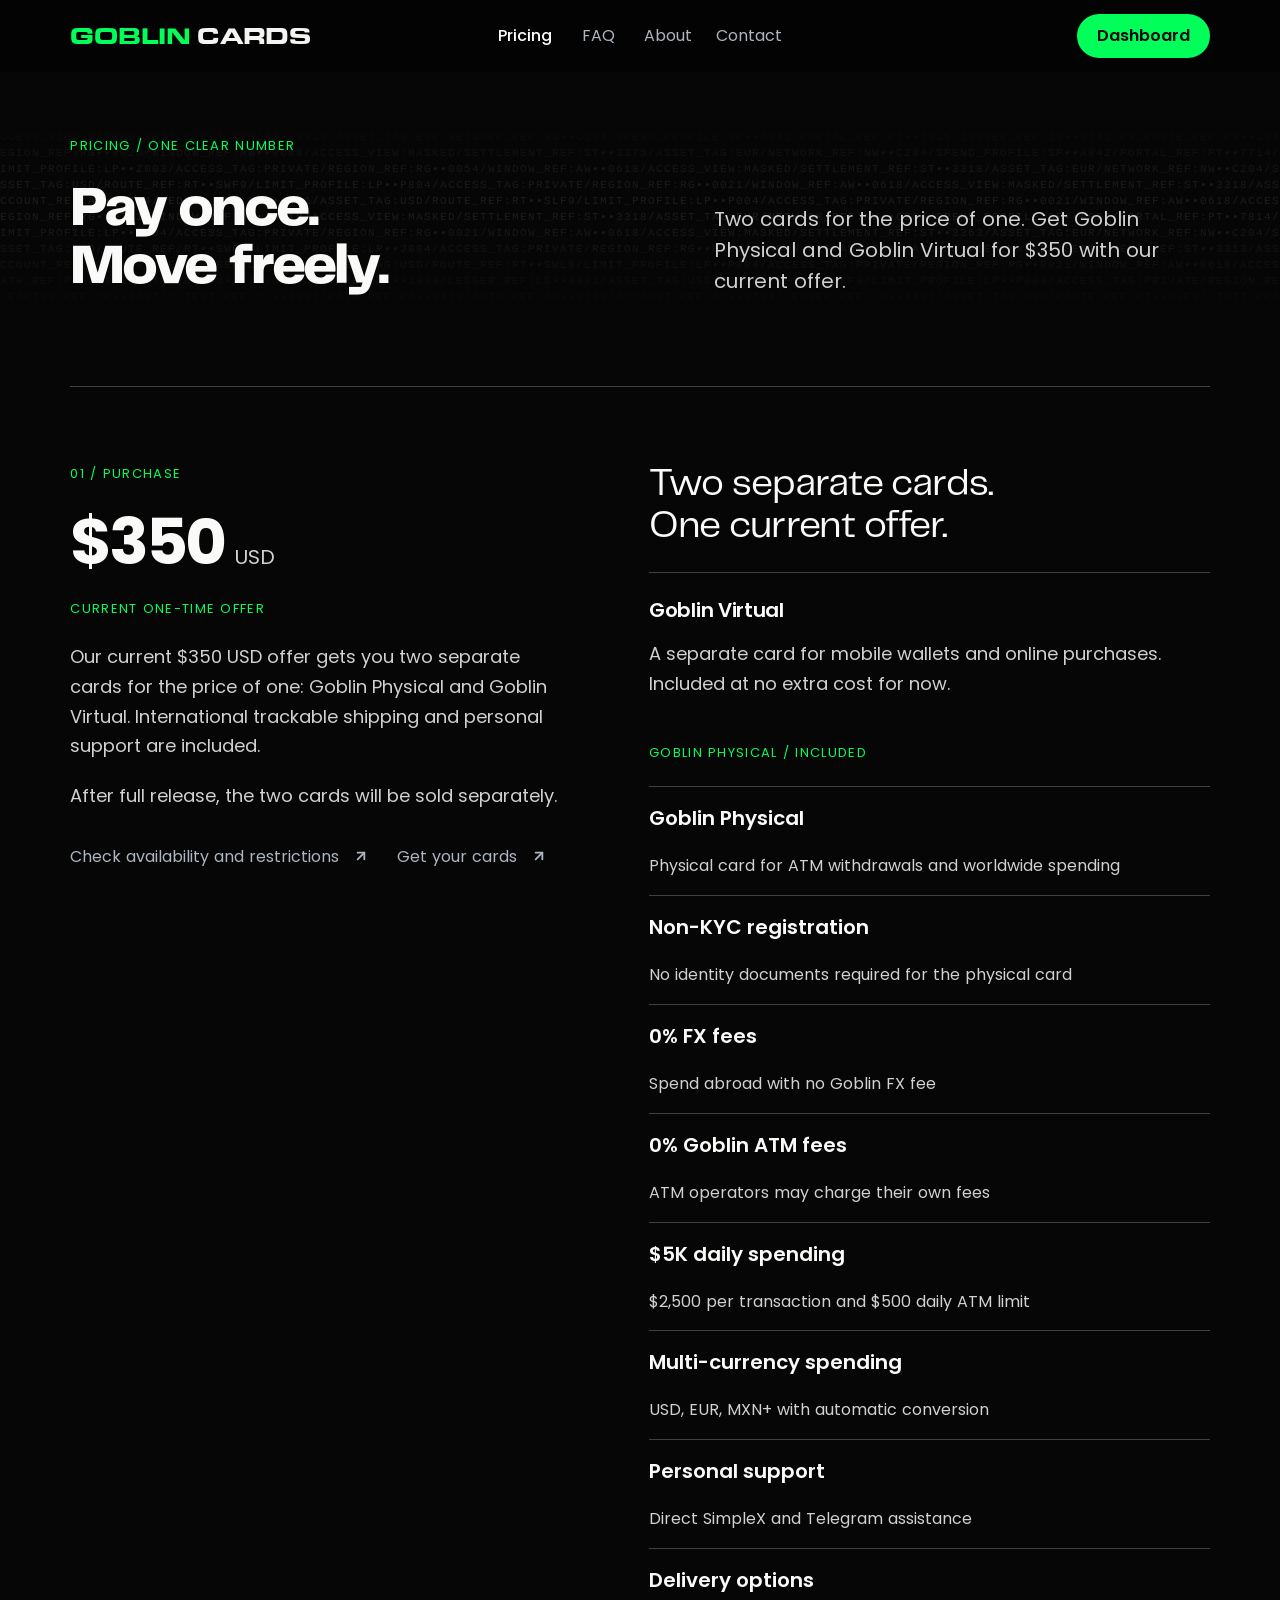
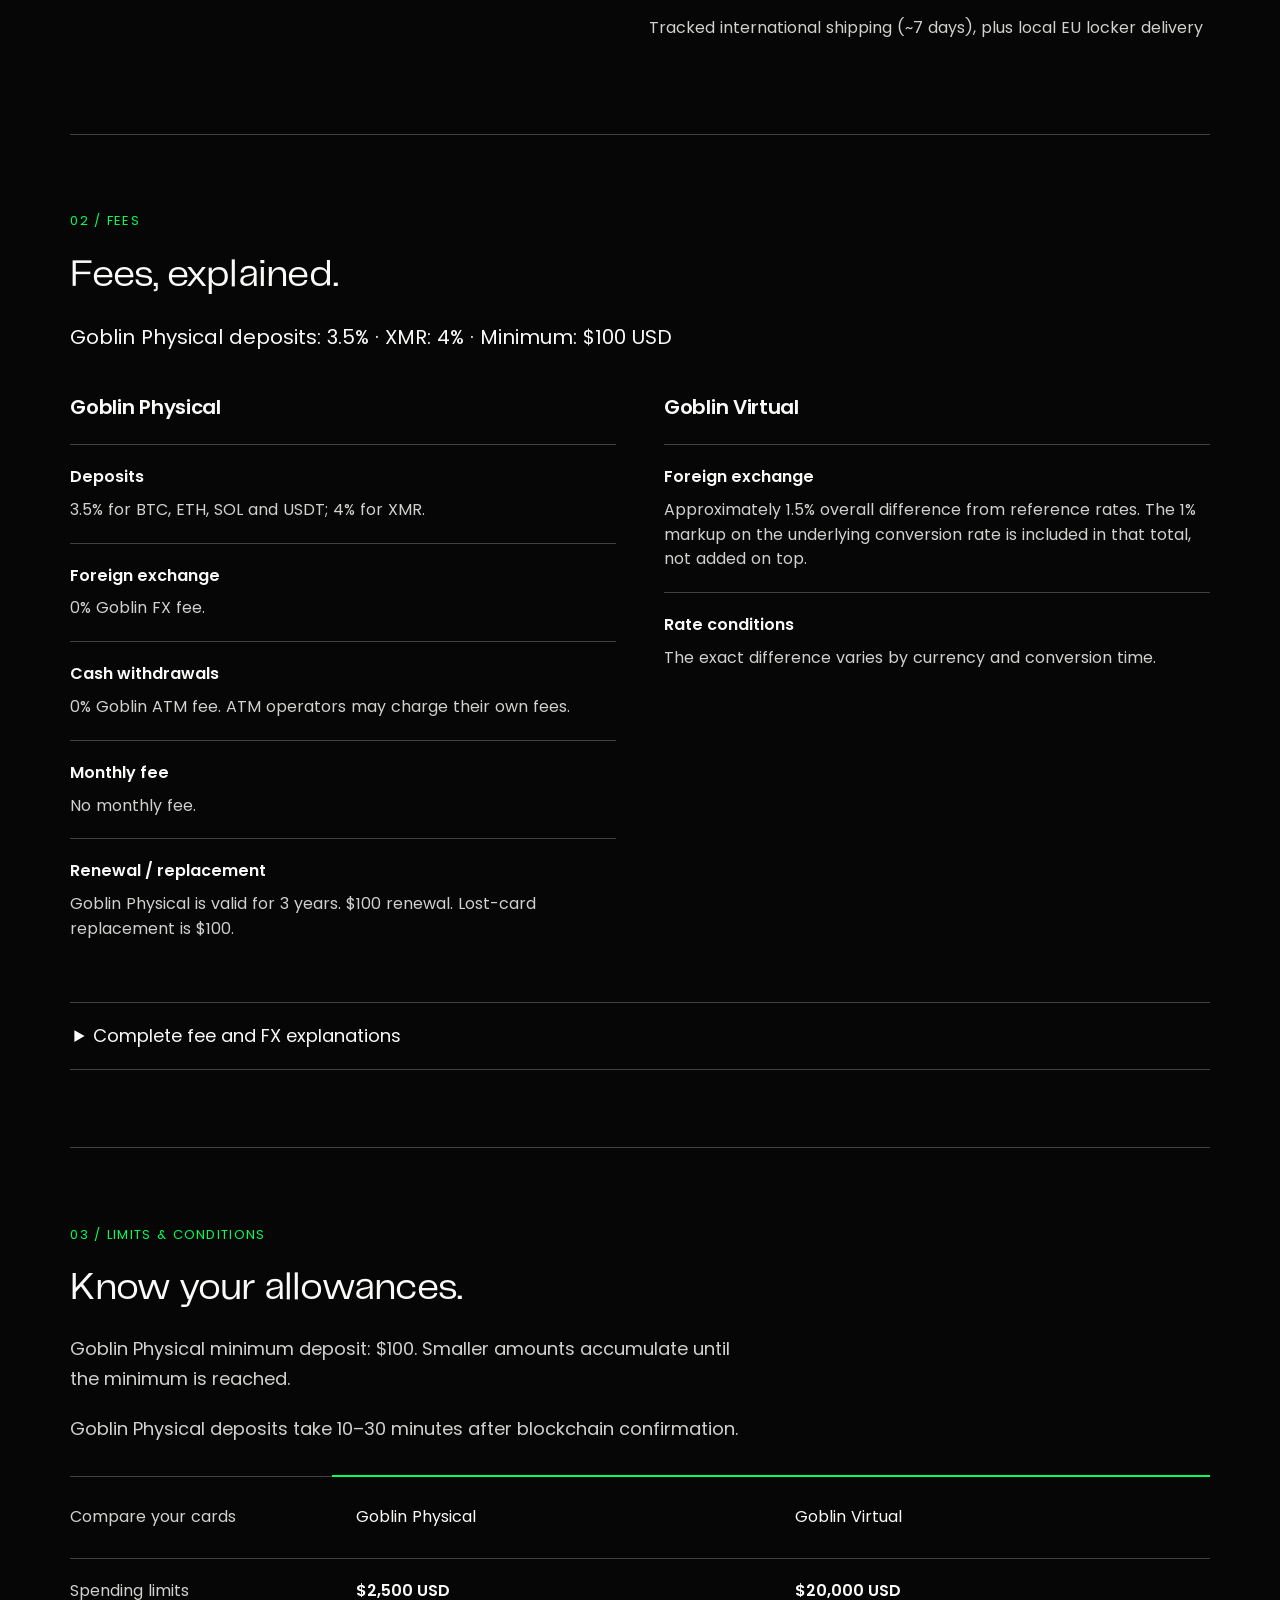
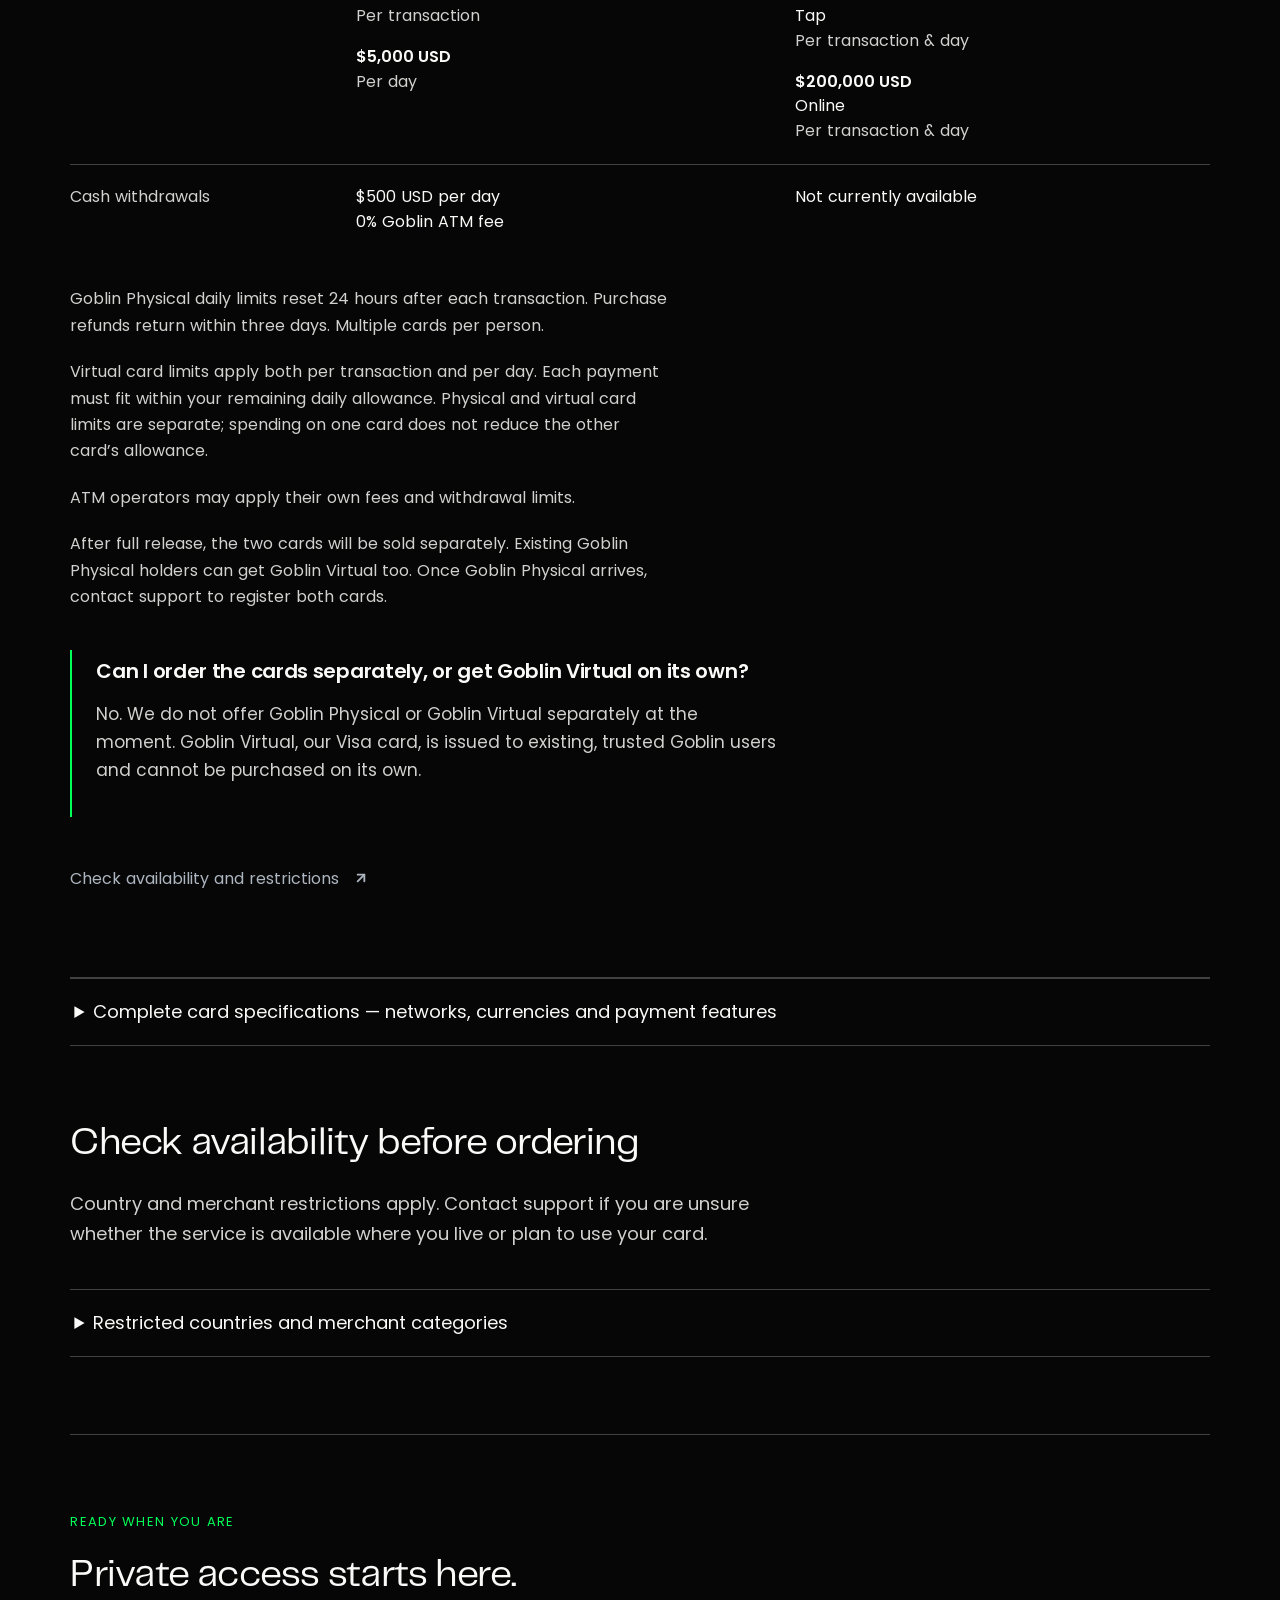
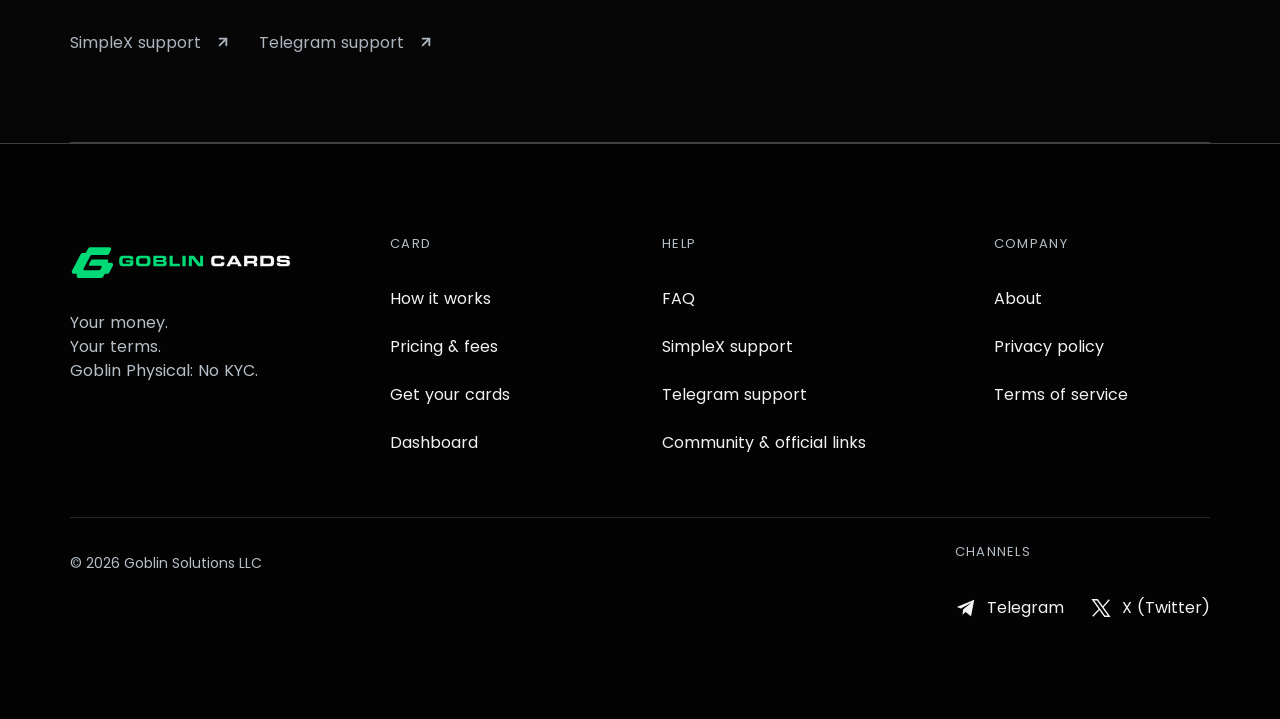
<file: pricing/index.html>
<!doctype html><html lang="en"><head><meta charset="utf-8"><meta name="viewport" content="width=device-width,initial-scale=1"><meta name="robots" content="noindex,nofollow"><title>Pricing — Goblin Cards</title><meta name="description" content="Two cards for the price of one. Get Goblin Physical and Goblin Virtual for $350 with our current offer."><link rel="icon" href="../intro-mark.svg" type="image/svg+xml"><link rel="stylesheet" href="../sections.css"><link rel="stylesheet" href="../premium.css"><link rel="stylesheet" href="../site-pages.css"><link rel="stylesheet" href="../site-header.css"><link rel="stylesheet" href="../brand.css"><link rel="stylesheet" href="../data-code.css"><script defer src="../data-code.js"></script><link rel="preload" href="../fonts/brand/Telegraf-800.woff2" as="font" type="font/woff2" crossorigin><link rel="preload" href="../fonts/brand/Poppins-400.woff2" as="font" type="font/woff2" crossorigin><script defer src="../site-nav.js"></script><link rel="stylesheet" href="../persistent-header.css"><script defer src="../persistent-header.js"></script><link rel="stylesheet" href="../ui-icons.css"></head><body class="info-page" data-page="pricing"><a class="page-skip" href="#page-content">Skip to content</a><div class="header-flow-space" aria-hidden="true"></div><header class="site-header site-chrome site-persistent"><a class="brand" href="../" aria-label="Goblin Cards home"><span class="header-label"><span>GOBLIN</span> CARDS</span></a><nav id="site-menu" class="site-nav" aria-label="Main navigation"><a href="../pricing/" aria-current="page"><span class="header-label">Pricing</span></a><a href="../faq/"><span class="header-label">FAQ</span></a><a href="../about/"><span class="header-label">About</span></a><a href="../contact/"><span class="header-label">Contact</span></a></nav><a class="outline header-dashboard" href="https://app.goblincards.com/profile"><span class="header-label">Dashboard</span></a><button id="menu-toggle" type="button" aria-expanded="false" aria-controls="site-menu" aria-label="Open navigation"><span class="menu-glyph" aria-hidden="true"><svg class="ui-icon menu-open-icon" viewBox="0 0 24 24" aria-hidden="true" focusable="false"><use href="../assets/ui/icons.svg#menu"></use></svg><svg class="ui-icon menu-close-icon" viewBox="0 0 24 24" aria-hidden="true" focusable="false"><use href="../assets/ui/icons.svg#x"></use></svg></span><span class="nav-sr">Menu</span></button></header><main id="page-content" class="page-content page-pricing"><section class="page-lead lead-pricing"><div><p class="page-eyebrow">Pricing / One clear number</p><h1>Pay once.<br>Move freely.</h1></div><p class="page-intro">Two cards for the price of one. Get Goblin Physical and Goblin Virtual for $350 with our current offer.</p></section><section class="page-section offer-layout" id="purchase"><div class="offer-main"><p class="page-eyebrow">01 / Purchase</p><p class="offer-price">$350 <span>USD</span></p><p class="page-eyebrow">Current one-time offer</p><p>Our current $350 USD offer gets you two separate cards for the price of one: Goblin Physical and Goblin Virtual. International trackable shipping and personal support are included.</p><p>After full release, the two cards will be sold separately.</p><div class="page-actions"><a class="page-link" href="../pricing/#restrictions">Check availability and restrictions<span aria-hidden="true"><svg class="ui-icon" viewBox="0 0 24 24" aria-hidden="true" focusable="false"><use href="../assets/ui/icons.svg#arrow-up-right"></use></svg></span></a><a class="page-link" href="https://app.goblincards.com/order">Get your cards<span aria-hidden="true"><svg class="ui-icon" viewBox="0 0 24 24" aria-hidden="true" focusable="false"><use href="../assets/ui/icons.svg#arrow-up-right"></use></svg></span></a></div></div><div class="included-list"><h2>Two separate cards.<br>One current offer.</h2><div class="included-virtual"><h3>Goblin Virtual</h3><p>A separate card for mobile wallets and online purchases. Included at no extra cost for now.</p></div><p class="page-eyebrow">Goblin Physical / Included</p><dl><div><dt>Goblin Physical</dt><dd>Physical card for ATM withdrawals and worldwide spending</dd></div><div><dt>Non-KYC registration</dt><dd>No identity documents required for the physical card</dd></div><div><dt>0% FX fees</dt><dd>Spend abroad with no Goblin FX fee</dd></div><div><dt>0% Goblin ATM fees</dt><dd>ATM operators may charge their own fees</dd></div><div><dt>$5K daily spending</dt><dd>$2,500 per transaction and $500 daily ATM limit</dd></div><div><dt>Multi-currency spending</dt><dd>USD, EUR, MXN+ with automatic conversion</dd></div><div><dt>Personal support</dt><dd>Direct SimpleX and Telegram assistance</dd></div><div><dt>Delivery options</dt><dd>Tracked international shipping (~7 days), plus local EU locker delivery</dd></div></dl></div></section><section class="page-section fee-note" id="fees"><p class="page-eyebrow">02 / Fees</p><h2>Fees, explained.</h2><p class="page-intro">Goblin Physical deposits: 3.5% · XMR: 4% · Minimum: $100 USD</p><div class="fee-columns"><article><h3>Goblin Physical</h3><dl class="fee-list"><div><dt>Deposits</dt><dd>3.5% for BTC, ETH, SOL and USDT; 4% for XMR.</dd></div><div><dt>Foreign exchange</dt><dd>0% Goblin FX fee.</dd></div><div><dt>Cash withdrawals</dt><dd>0% Goblin ATM fee. ATM operators may charge their own fees.</dd></div><div><dt>Monthly fee</dt><dd>No monthly fee.</dd></div><div><dt>Renewal / replacement</dt><dd>Goblin Physical is valid for 3 years. $100 renewal. Lost-card replacement is $100.</dd></div></dl></article><article><h3>Goblin Virtual</h3><dl class="fee-list"><div><dt>Foreign exchange</dt><dd>Approximately 1.5% overall difference from reference rates. The 1% markup on the underlying conversion rate is included in that total, not added on top.</dd></div><div><dt>Rate conditions</dt><dd>The exact difference varies by currency and conversion time.</dd></div></dl></article></div><details class="source-details"><summary>Complete fee and FX explanations</summary><aside class="source-note"><h3>What are Goblin Physical’s fees?</h3><p>Goblin Physical deposits: 3.5% for BTC, ETH, SOL, and USDT; 4% for XMR. Minimum deposit is $100. Goblin Physical has 0% FX fees, 0% Goblin Card ATM fees, and no monthly fee. ATM operators may charge their own fees.</p><div class="page-actions"></div></aside><aside class="source-note"><h3>What are Goblin Virtual’s fees and limits?</h3><p>The Goblin Virtual holds USD. Its advertised 1.5% FX represents the approximate total difference compared with exchange rates shown on Google and similar services. A 1% FX markup is added on top of the underlying conversion rate, which can already differ from those reference rates. The 1% is not applied directly to the rate you see on Google, and it is included in the roughly 1.5% overall difference, not charged on top of it. The exact difference varies by currency and conversion time. Tap-to-pay: USD $20,000 per transaction and USD $20,000 per day. Online payments: USD $200,000 per transaction and USD $200,000 per day. Both limits apply: a payment must be within the single-transaction limit and your remaining daily allowance. Splitting payments does not increase the daily limit.</p><div class="page-actions"></div></aside></details></section><section class="page-section limits-section" id="limits"><p class="page-eyebrow">03 / Limits & conditions</p><h2>Know your allowances.</h2><p>Goblin Physical minimum deposit: $100. Smaller amounts accumulate until the minimum is reached.</p><p>Goblin Physical deposits take 10–30 minutes after blockchain confirmation.</p><table class="comparison-table" role="table"><caption class="table-caption">Goblin Physical and Goblin Virtual — limits and cash withdrawals</caption><thead role="rowgroup"><tr role="row"><th role="columnheader" scope="col">Compare your cards</th><th role="columnheader" scope="col">Goblin Physical</th><th role="columnheader" scope="col">Goblin Virtual</th></tr></thead><tbody role="rowgroup"><tr role="row"><th role="rowheader" scope="row">Spending limits</th><td role="cell" data-card="0" data-field="4"><span class="comparison-card-label">Goblin Physical</span><div class="comparison-value"><span class="comparison-line"><strong>$2,500 USD</strong><span class="comparison-qualifier">Per transaction</span></span><span class="comparison-line"><strong>$5,000 USD</strong><span class="comparison-qualifier">Per day</span></span></div></td><td role="cell" data-card="1" data-field="4"><span class="comparison-card-label">Goblin Virtual</span><div class="comparison-value"><span class="comparison-line"><strong>$20,000 USD</strong><span>Tap</span><span class="comparison-qualifier">Per transaction &amp; day</span></span><span class="comparison-line"><strong>$200,000 USD</strong><span>Online</span><span class="comparison-qualifier">Per transaction &amp; day</span></span></div></td></tr><tr role="row"><th role="rowheader" scope="row">Cash withdrawals</th><td role="cell" data-card="0" data-field="5"><span class="comparison-card-label">Goblin Physical</span><div class="comparison-value"><span class="comparison-line">$500 USD per day<br>0% Goblin ATM fee</span></div></td><td role="cell" data-card="1" data-field="5"><span class="comparison-card-label">Goblin Virtual</span><div class="comparison-value"><span class="comparison-line">Not currently available</span></div></td></tr></tbody></table><div class="page-notes"><p>Goblin Physical daily limits reset 24 hours after each transaction. Purchase refunds return within three days. Multiple cards per person.</p><p>Virtual card limits apply both per transaction and per day. Each payment must fit within your remaining daily allowance. Physical and virtual card limits are separate; spending on one card does not reduce the other card’s allowance.</p><p>ATM operators may apply their own fees and withdrawal limits.</p><p>After full release, the two cards will be sold separately. Existing Goblin Physical holders can get Goblin Virtual too. Once Goblin Physical arrives, contact support to register both cards.</p></div><aside class="source-note"><h3>Can I order the cards separately, or get Goblin Virtual on its own?</h3><p>No. We do not offer Goblin Physical or Goblin Virtual separately at the moment. Goblin Virtual, our Visa card, is issued to existing, trusted Goblin users and cannot be purchased on its own.</p><div class="page-actions"></div></aside><div class="page-actions"><a class="page-link" href="../pricing/#restrictions">Check availability and restrictions<span aria-hidden="true"><svg class="ui-icon" viewBox="0 0 24 24" aria-hidden="true" focusable="false"><use href="../assets/ui/icons.svg#arrow-up-right"></use></svg></span></a></div></section><details class="source-details full-specifications"><summary>Complete card specifications — networks, currencies and payment features</summary><section class="page-section comparison-section" id="compare-cards"><p class="page-eyebrow">Your cards / Side by side</p><h2 id="card-comparison-heading">Two cards. More ways to pay.</h2><p class="page-prose">Two separate cards for $350. One for your wallet, one for your phone. Both included in our current offer for a limited time.</p><div class="comparison-glance" aria-label="Cards at a glance"><div><h3>Goblin Physical</h3><p>Mastercard · Mexican pesos (MXN)</p><p>A nameless card for everyday spending, travel, and cash withdrawals worldwide.</p><p>$500 USD per day 0% Goblin ATM fee</p></div><div><h3>Goblin Virtual</h3><p>Visa · US dollars (USD)</p><p>A separate card for mobile wallets and online purchases. Included at no extra cost for now.</p><p>Not currently available</p></div></div><table class="comparison-table" role="table"><caption class="table-caption">Goblin Physical and Goblin Virtual — complete specifications</caption><thead role="rowgroup"><tr role="row"><th role="columnheader" scope="col">Compare your cards</th><th role="columnheader" scope="col"><p class="page-eyebrow">Goblin Physical</p><h3 id="physical-card-heading">In your wallet.</h3><p>A nameless card for everyday spending, travel, and cash withdrawals worldwide.</p></th><th role="columnheader" scope="col"><p class="page-eyebrow">Goblin Virtual</p><h3 id="virtual-card-heading">On your phone.</h3><p>A separate card for mobile wallets and online purchases. Included at no extra cost for now.</p></th></tr></thead><tbody role="rowgroup"><tr role="row" id="physical-card"><th role="rowheader" scope="row" id="virtual-card">Card network</th><td role="cell" data-card="0" data-field="0"><span class="comparison-card-label">Goblin Physical</span><div class="comparison-value"><span class="comparison-line">Mastercard</span></div></td><td role="cell" data-card="1" data-field="0"><span class="comparison-card-label">Goblin Virtual</span><div class="comparison-value"><span class="comparison-line">Visa</span></div></td></tr><tr role="row"><th role="rowheader" scope="row">Balance currency</th><td role="cell" data-card="0" data-field="1"><span class="comparison-card-label">Goblin Physical</span><div class="comparison-value"><span class="comparison-line">Mexican pesos (MXN)</span></div></td><td role="cell" data-card="1" data-field="1"><span class="comparison-card-label">Goblin Virtual</span><div class="comparison-value"><span class="comparison-line">US dollars (USD)</span></div></td></tr><tr role="row"><th role="rowheader" scope="row">In-person payments</th><td role="cell" data-card="0" data-field="2"><span class="comparison-card-label">Goblin Physical</span><div class="comparison-value"><span class="comparison-line">Chip + contactless</span></div></td><td role="cell" data-card="1" data-field="2"><span class="comparison-card-label">Goblin Virtual</span><div class="comparison-value"><span class="comparison-line">Apple Pay + Google Pay</span></div></td></tr><tr role="row"><th role="rowheader" scope="row">Online payments</th><td role="cell" data-card="0" data-field="3"><span class="comparison-card-label">Goblin Physical</span><div class="comparison-value"><span class="comparison-line">Online purchases + subscriptions</span></div></td><td role="cell" data-card="1" data-field="3"><span class="comparison-card-label">Goblin Virtual</span><div class="comparison-value"><span class="comparison-line">Online purchases with 3D Secure (3DS)</span></div></td></tr><tr role="row"><th role="rowheader" scope="row">Spending limits</th><td role="cell" data-card="0" data-field="4"><span class="comparison-card-label">Goblin Physical</span><div class="comparison-value"><span class="comparison-line"><strong>$2,500 USD</strong><span class="comparison-qualifier">Per transaction</span></span><span class="comparison-line"><strong>$5,000 USD</strong><span class="comparison-qualifier">Per day</span></span></div></td><td role="cell" data-card="1" data-field="4"><span class="comparison-card-label">Goblin Virtual</span><div class="comparison-value"><span class="comparison-line"><strong>$20,000 USD</strong><span>Tap</span><span class="comparison-qualifier">Per transaction &amp; day</span></span><span class="comparison-line"><strong>$200,000 USD</strong><span>Online</span><span class="comparison-qualifier">Per transaction &amp; day</span></span></div></td></tr><tr role="row"><th role="rowheader" scope="row">Cash withdrawals</th><td role="cell" data-card="0" data-field="5"><span class="comparison-card-label">Goblin Physical</span><div class="comparison-value"><span class="comparison-line">$500 USD per day<br>0% Goblin ATM fee</span></div></td><td role="cell" data-card="1" data-field="5"><span class="comparison-card-label">Goblin Virtual</span><div class="comparison-value"><span class="comparison-line">Not currently available</span></div></td></tr><tr role="row"><th role="rowheader" scope="row">Foreign exchange</th><td role="cell" data-card="0" data-field="6"><span class="comparison-card-label">Goblin Physical</span><div class="comparison-value"><span class="comparison-line">0% FX fee</span></div></td><td role="cell" data-card="1" data-field="6"><span class="comparison-card-label">Goblin Virtual</span><div class="comparison-value"><span class="comparison-line">1.5% FX fee</span></div></td></tr><tr role="row"><th role="rowheader" scope="row">Card details</th><td role="cell" data-card="0" data-field="7"><span class="comparison-card-label">Goblin Physical</span><div class="comparison-value"><span class="comparison-line">No printed name · PIN included<br>Best used for cash withdrawals worldwide</span></div></td><td role="cell" data-card="1" data-field="7"><span class="comparison-card-label">Goblin Virtual</span><div class="comparison-value"><span class="comparison-line">Separate from Goblin Physical<br>Best used for large online transactions</span></div></td></tr></tbody></table><div class="page-notes"><p>Virtual card limits apply both per transaction and per day. Each payment must fit within your remaining daily allowance. Physical and virtual card limits are separate; spending on one card does not reduce the other card’s allowance.</p><p>ATM operators may apply their own fees and withdrawal limits.</p><p>After full release, the two cards will be sold separately. Existing Goblin Physical holders can get Goblin Virtual too. Once Goblin Physical arrives, contact support to register both cards.</p></div><div class="page-actions"><a class="page-link" href="../contact/#support-heading">Already a cardholder?<span aria-hidden="true"><svg class="ui-icon" viewBox="0 0 24 24" aria-hidden="true" focusable="false"><use href="../assets/ui/icons.svg#arrow-up-right"></use></svg></span></a><a class="page-link" href="https://app.goblincards.com/profile">Dashboard<span aria-hidden="true"><svg class="ui-icon" viewBox="0 0 24 24" aria-hidden="true" focusable="false"><use href="../assets/ui/icons.svg#arrow-up-right"></use></svg></span></a></div></section></details><section class="page-section restrictions" id="restrictions"><h2>Check availability before ordering</h2><p class="page-prose">Country and merchant restrictions apply. Contact support if you are unsure whether the service is available where you live or plan to use your card.</p><details class="source-details"><summary>Restricted countries and merchant categories</summary><div class="restriction-columns"><div><h3>Blocked merchant categories</h3><ul><li>Gambling, casinos, lotteries, betting</li><li>Pawn shops</li><li>Money transfers and wire transfers</li><li>Crypto purchases</li><li>Escort and dating services</li><li>Weapons and explosives</li><li>Drugs and pharmaceuticals</li><li>Political and religious organizations</li><li>Debt collection</li></ul></div><div><h3>Restricted countries</h3><ul class="country-list"><li>Afghanistan</li><li>Albania</li><li>Belarus</li><li>Bosnia and Herzegovina</li><li>Bulgaria</li><li>Burkina Faso</li><li>Burma/Myanmar</li><li>Cameroon</li><li>Central African Republic</li><li>Croatia</li><li>Cuba</li><li>Democratic Republic of the Congo</li><li>Ethiopia</li><li>Guinea-Bissau</li><li>Haiti</li><li>Iran</li><li>Iraq</li><li>Jamaica</li><li>Kenya</li><li>Lebanon</li><li>Libya</li><li>Mali</li><li>Moldova</li><li>Monaco</li><li>Montenegro</li><li>Montserrat</li><li>Mozambique</li><li>Namibia</li><li>Nicaragua</li><li>Nigeria</li><li>North Korea</li><li>North Macedonia</li><li>Philippines</li><li>Russia</li><li>Senegal</li><li>Serbia</li><li>Slovenia</li><li>Somalia</li><li>South Africa</li><li>South Sudan</li><li>Syria</li><li>Tanzania</li><li>Tunisia</li><li>Ukraine (Donetsk and Luhansk regions)</li><li>Venezuela</li><li>Vietnam</li><li>Yemen</li><li>Zimbabwe</li></ul></div></div></details></section><section class="page-section page-closing"><p class="page-eyebrow">Ready when you are</p><h2>Private access starts here.</h2><div class="page-actions"><a class="page-link" href="https://smp15.simplex.im/a#_FERaDSXekZhfMrT5RLEw4Sqz9xyVVZjeBatS-NFcZI">SimpleX support<span aria-hidden="true"><svg class="ui-icon" viewBox="0 0 24 24" aria-hidden="true" focusable="false"><use href="../assets/ui/icons.svg#arrow-up-right"></use></svg></span></a><a class="page-link" href="https://telegram.me/banklessinlatam">Telegram support<span aria-hidden="true"><svg class="ui-icon" viewBox="0 0 24 24" aria-hidden="true" focusable="false"><use href="../assets/ui/icons.svg#arrow-up-right"></use></svg></span></a></div></section></main><footer id="contact" class="site-footer"><div class="footer-content"><div class="footer-columns"><div class="footer-brand"><a href="../#home" aria-label="Goblin Cards home"><img src="../assets/section/footer-logo.svg" width="246" height="40" alt="Goblin Cards"></a><p>Your money.<br>Your terms.<br>Goblin Physical: No KYC.</p></div><nav class="footer-group" aria-label="card navigation"><h2>CARD</h2><a href="../#how-it-works">How it works</a><a href="../pricing/">Pricing & fees</a><a data-section-destination="order" href="https://app.goblincards.com/order">Get your cards</a><a data-section-destination="dashboard" href="https://app.goblincards.com/profile">Dashboard</a></nav><nav class="footer-group" aria-label="help navigation"><h2>HELP</h2><a href="../faq/">FAQ</a><a data-section-destination="simplex" href="https://smp15.simplex.im/a#_FERaDSXekZhfMrT5RLEw4Sqz9xyVVZjeBatS-NFcZI">SimpleX support</a><a data-section-destination="telegramSupport" href="https://telegram.me/banklessinlatam">Telegram support</a><a href="../contact/">Community & official links</a></nav><nav class="footer-group" aria-label="company navigation"><h2>COMPANY</h2><a href="../about/">About</a><a href="../privacy/">Privacy policy</a><a href="../terms/">Terms of service</a></nav></div><div class="footer-bottom"><p>© 2026 Goblin Solutions LLC</p><div class="footer-channels"><h2>CHANNELS</h2><div><a data-section-destination="telegram" href="https://t.me/bankless_society"><svg viewBox="0 0 24 24" aria-hidden="true"><path fill="currentColor" d="m21 3-3.5 18-6-4.7-3.3 3 .6-5.7L18 6 6.5 12.5 2 11z"/></svg>Telegram</a><a data-section-destination="twitter" href="https://x.com/Goblin_cards"><svg viewBox="0 0 24 24" aria-hidden="true"><path fill="none" stroke="currentColor" stroke-width="1.5" d="M3 3h5l13 18h-5L3 3zm0 18 7.5-8M14 11l7-8"/></svg>X (Twitter)</a></div></div></div></div></footer></body></html>
</file>
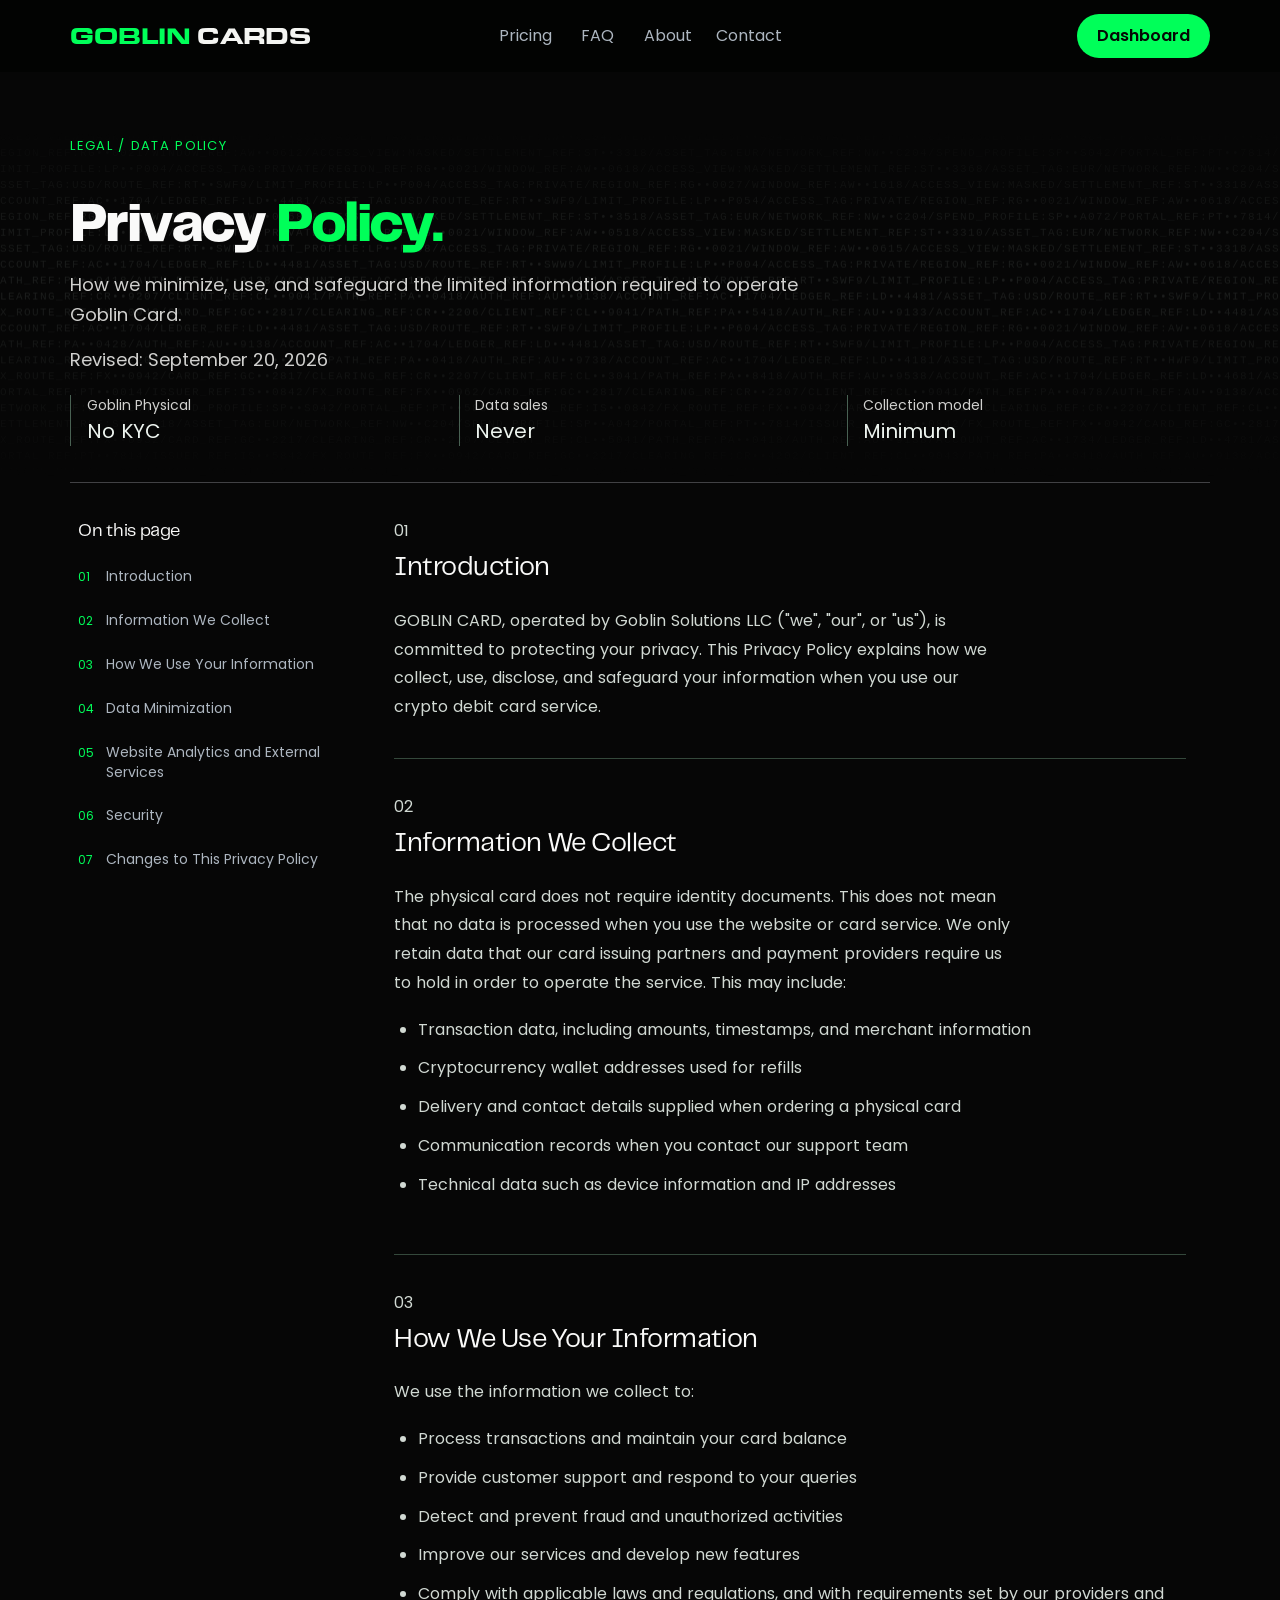
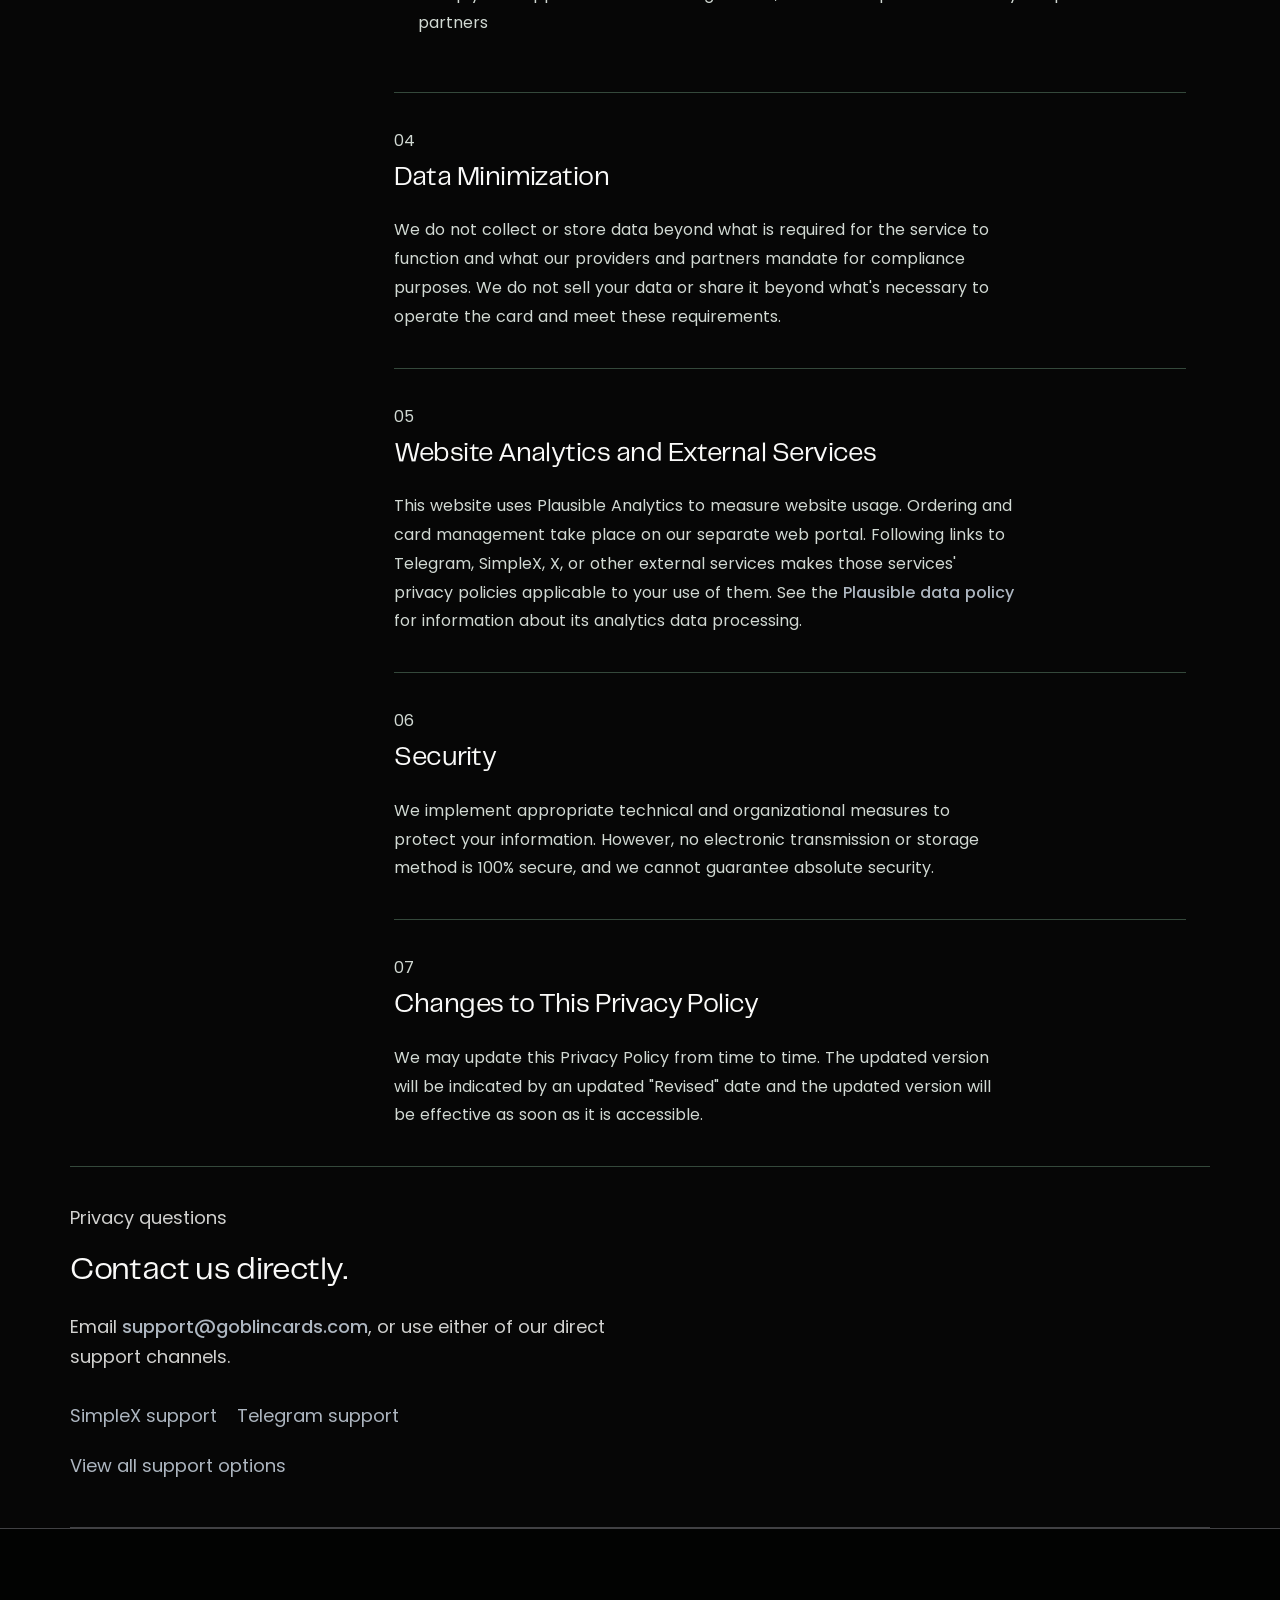
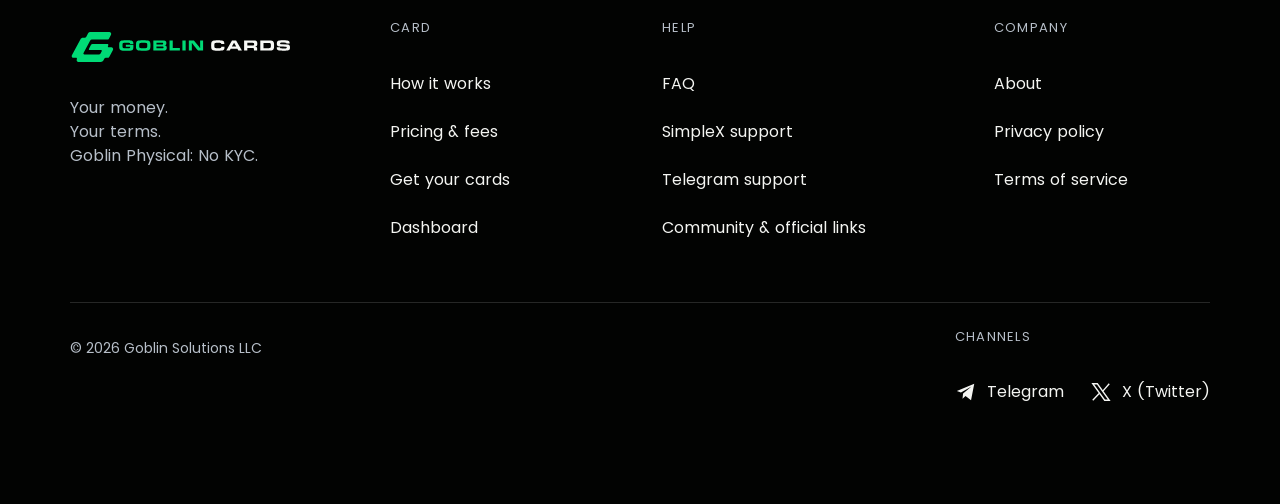
<file: privacy/index.html>
<!doctype html><html lang="en"><head><meta charset="utf-8"><meta name="viewport" content="width=device-width,initial-scale=1"><meta name="robots" content="noindex,nofollow"><title>Privacy Policy — Goblin Cards</title><meta name="description" content="How we minimize, use, and safeguard the limited information required to operate Goblin Card."><link rel="icon" href="../intro-mark.svg" type="image/svg+xml"><link rel="stylesheet" href="../sections.css"><link rel="stylesheet" href="../premium.css"><link rel="stylesheet" href="../site-pages.css"><link rel="stylesheet" href="../site-header.css"><link rel="stylesheet" href="../brand.css"><link rel="stylesheet" href="../data-code.css"><script defer src="../data-code.js"></script><link rel="preload" href="../fonts/brand/Telegraf-800.woff2" as="font" type="font/woff2" crossorigin><link rel="preload" href="../fonts/brand/Poppins-400.woff2" as="font" type="font/woff2" crossorigin><script defer src="../site-nav.js"></script><link rel="stylesheet" href="../persistent-header.css"><script defer src="../persistent-header.js"></script><link rel="stylesheet" href="../legal-pages.css"><script defer src="../legal-pages.js"></script><link rel="stylesheet" href="../ui-icons.css"></head><body class="info-page" data-page="privacy"><a class="page-skip" href="#page-content">Skip to content</a><div class="header-flow-space" aria-hidden="true"></div><header class="site-header site-chrome site-persistent"><a class="brand" href="../" aria-label="Goblin Cards home"><span class="header-label"><span>GOBLIN</span> CARDS</span></a><nav id="site-menu" class="site-nav" aria-label="Main navigation"><a href="../pricing/"><span class="header-label">Pricing</span></a><a href="../faq/"><span class="header-label">FAQ</span></a><a href="../about/" ><span class="header-label">About</span></a><a href="../contact/"><span class="header-label">Contact</span></a></nav><a class="outline header-dashboard" href="https://app.goblincards.com/profile"><span class="header-label">Dashboard</span></a><button id="menu-toggle" type="button" aria-expanded="false" aria-controls="site-menu" aria-label="Open navigation"><span class="menu-glyph" aria-hidden="true"><svg class="ui-icon menu-open-icon" viewBox="0 0 24 24" aria-hidden="true" focusable="false"><use href="../assets/ui/icons.svg#menu"></use></svg><svg class="ui-icon menu-close-icon" viewBox="0 0 24 24" aria-hidden="true" focusable="false"><use href="../assets/ui/icons.svg#x"></use></svg></span><span class="nav-sr">Menu</span></button></header><main id="page-content" class="page-content legal-page" tabindex="-1"><div class="page-lead legal-lead"><div><p class="page-eyebrow">Legal / Data policy</p></div><h1 id="privacy-heading">Privacy <span>Policy.</span></h1><p>How we minimize, use, and safeguard the limited information required to operate Goblin Card.</p><p>Revised: September 20, 2026</p><div class="legal-facts"><div><p>Goblin Physical</p><p>No KYC</p></div><div><p>Data sales</p><p>Never</p></div><div><p>Collection model</p><p>Minimum</p></div></div></div><div class="legal-layout"><aside class="legal-toc"><nav aria-label="On this page"><h2>On this page</h2><a href="#introduction"><span>01</span> Introduction</a><a href="#information-we-collect"><span>02</span> Information We Collect</a><a href="#how-we-use-information"><span>03</span> How We Use Your Information</a><a href="#data-minimization"><span>04</span> Data Minimization</a><a href="#website-analytics"><span>05</span> Website Analytics and External Services</a><a href="#security"><span>06</span> Security</a><a href="#changes"><span>07</span> Changes to This Privacy Policy</a></nav></aside><div class="legal-document"><article id="introduction"><p>01</p><div><h2>Introduction</h2><div><p>GOBLIN CARD, operated by <!-- -->Goblin Solutions LLC<!-- --> ("we", "our", or "us"), is committed to protecting your privacy. This Privacy Policy explains how we collect, use, disclose, and safeguard your information when you use our crypto debit card service.</p></div></div></article><article id="information-we-collect"><p>02</p><div><h2>Information We Collect</h2><div><div><p>The physical card does not require identity documents. This does not mean that no data is processed when you use the website or card service. We only retain data that our card issuing partners and payment providers require us to hold in order to operate the service. This may include:</p><ul><li><span>Transaction data, including amounts, timestamps, and merchant information</span></li><li><span>Cryptocurrency wallet addresses used for refills</span></li><li><span>Delivery and contact details supplied when ordering a physical card</span></li><li><span>Communication records when you contact our support team</span></li><li><span>Technical data such as device information and IP addresses</span></li></ul></div></div></div></article><article id="how-we-use-information"><p>03</p><div><h2>How We Use Your Information</h2><div><div><p>We use the information we collect to:</p><ul><li><span>Process transactions and maintain your card balance</span></li><li><span>Provide customer support and respond to your queries</span></li><li><span>Detect and prevent fraud and unauthorized activities</span></li><li><span>Improve our services and develop new features</span></li><li><span>Comply with applicable laws and regulations, and with requirements set by our providers and partners</span></li></ul></div></div></div></article><article id="data-minimization"><p>04</p><div><h2>Data Minimization</h2><div><p>We do not collect or store data beyond what is required for the service to function and what our providers and partners mandate for compliance purposes. We do not sell your data or share it beyond what's necessary to operate the card and meet these requirements.</p></div></div></article><article id="website-analytics"><p>05</p><div><h2>Website Analytics and External Services</h2><div><p>This website uses Plausible Analytics to measure website usage. Ordering and card management take place on our separate web portal. Following links to Telegram, SimpleX, X, or other external services makes those services' privacy policies applicable to your use of them. See the<!-- --> <a href="https://plausible.io/data-policy" target="_blank" rel="noopener noreferrer">Plausible data policy</a> <!-- -->for information about its analytics data processing.</p></div></div></article><article id="security"><p>06</p><div><h2>Security</h2><div><p>We implement appropriate technical and organizational measures to protect your information. However, no electronic transmission or storage method is 100% secure, and we cannot guarantee absolute security.</p></div></div></article><article id="changes"><p>07</p><div><h2>Changes to This Privacy Policy</h2><div><p>We may update this Privacy Policy from time to time. The updated version will be indicated by an updated "Revised" date and the updated version will be effective as soon as it is accessible.</p></div></div></article></div></div><section class="page-section legal-support"><div><div><div><p>Privacy questions</p></div><h2>Contact us directly.</h2><p>Email<!-- --> <a href="mailto:support@goblincards.com">support@goblincards.com</a>, or use either of our direct support channels.</p></div><div><a target="_blank" rel="noopener noreferrer" href="https://smp15.simplex.im/a#_FERaDSXekZhfMrT5RLEw4Sqz9xyVVZjeBatS-NFcZI">SimpleX support</a><a target="_blank" rel="noopener noreferrer" href="https://telegram.me/banklessinlatam">Telegram support</a></div></div><div><a href="../contact/#support-heading">View all support options</a></div></section></main><footer id="contact" class="site-footer"><div class="footer-content"><div class="footer-columns"><div class="footer-brand"><a href="../#home" aria-label="Goblin Cards home"><img src="../assets/section/footer-logo.svg" width="246" height="40" alt="Goblin Cards"></a><p>Your money.<br>Your terms.<br>Goblin Physical: No KYC.</p></div><nav class="footer-group" aria-label="card navigation"><h2>CARD</h2><a href="../#how-it-works">How it works</a><a href="../pricing/">Pricing & fees</a><a data-section-destination="order" href="https://app.goblincards.com/order">Get your cards</a><a data-section-destination="dashboard" href="https://app.goblincards.com/profile">Dashboard</a></nav><nav class="footer-group" aria-label="help navigation"><h2>HELP</h2><a href="../faq/">FAQ</a><a data-section-destination="simplex" href="https://smp15.simplex.im/a#_FERaDSXekZhfMrT5RLEw4Sqz9xyVVZjeBatS-NFcZI">SimpleX support</a><a data-section-destination="telegramSupport" href="https://telegram.me/banklessinlatam">Telegram support</a><a href="../contact/">Community & official links</a></nav><nav class="footer-group" aria-label="company navigation"><h2>COMPANY</h2><a href="../about/">About</a><a href="../privacy/">Privacy policy</a><a href="../terms/">Terms of service</a></nav></div><div class="footer-bottom"><p>© 2026 Goblin Solutions LLC</p><div class="footer-channels"><h2>CHANNELS</h2><div><a data-section-destination="telegram" href="https://t.me/bankless_society"><svg viewBox="0 0 24 24" aria-hidden="true"><path fill="currentColor" d="m21 3-3.5 18-6-4.7-3.3 3 .6-5.7L18 6 6.5 12.5 2 11z"/></svg>Telegram</a><a data-section-destination="twitter" href="https://x.com/Goblin_cards"><svg viewBox="0 0 24 24" aria-hidden="true"><path fill="none" stroke="currentColor" stroke-width="1.5" d="M3 3h5l13 18h-5L3 3zm0 18 7.5-8M14 11l7-8"/></svg>X (Twitter)</a></div></div></div></div></footer></body></html>
</file>
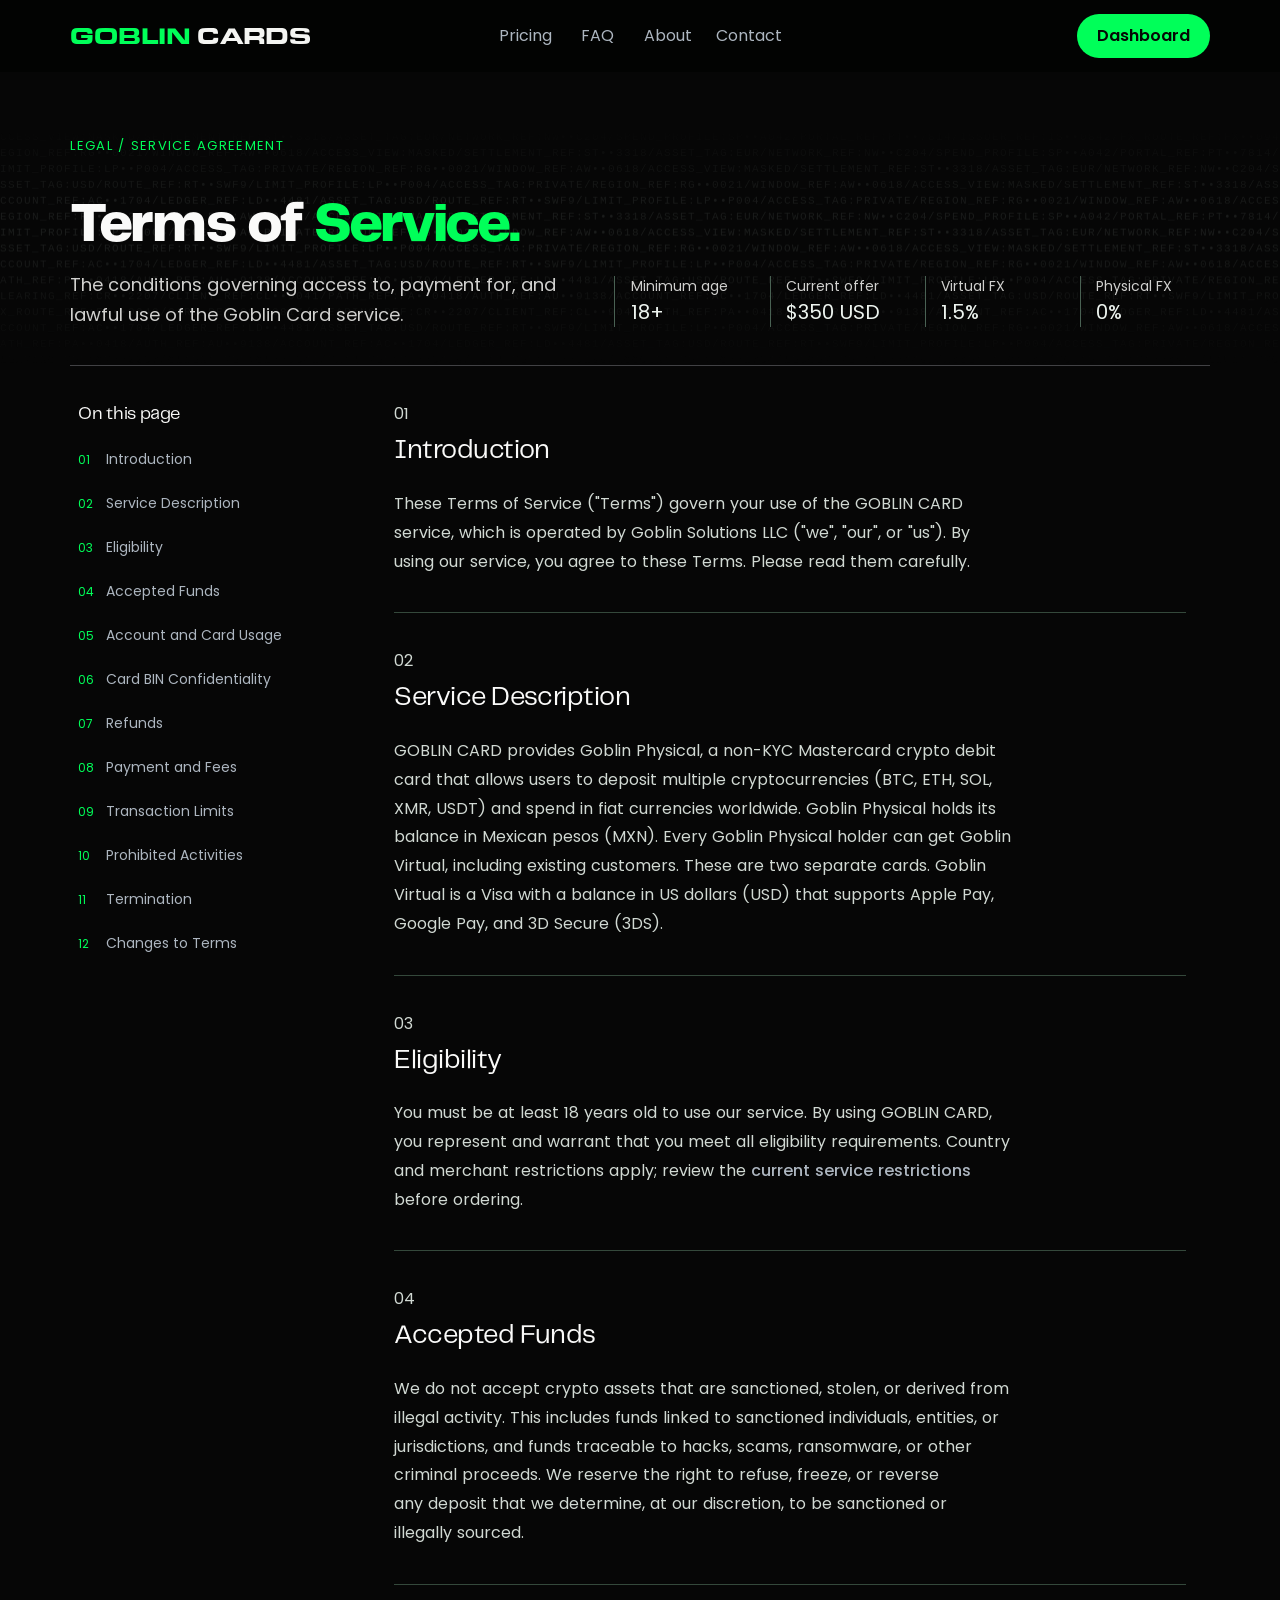
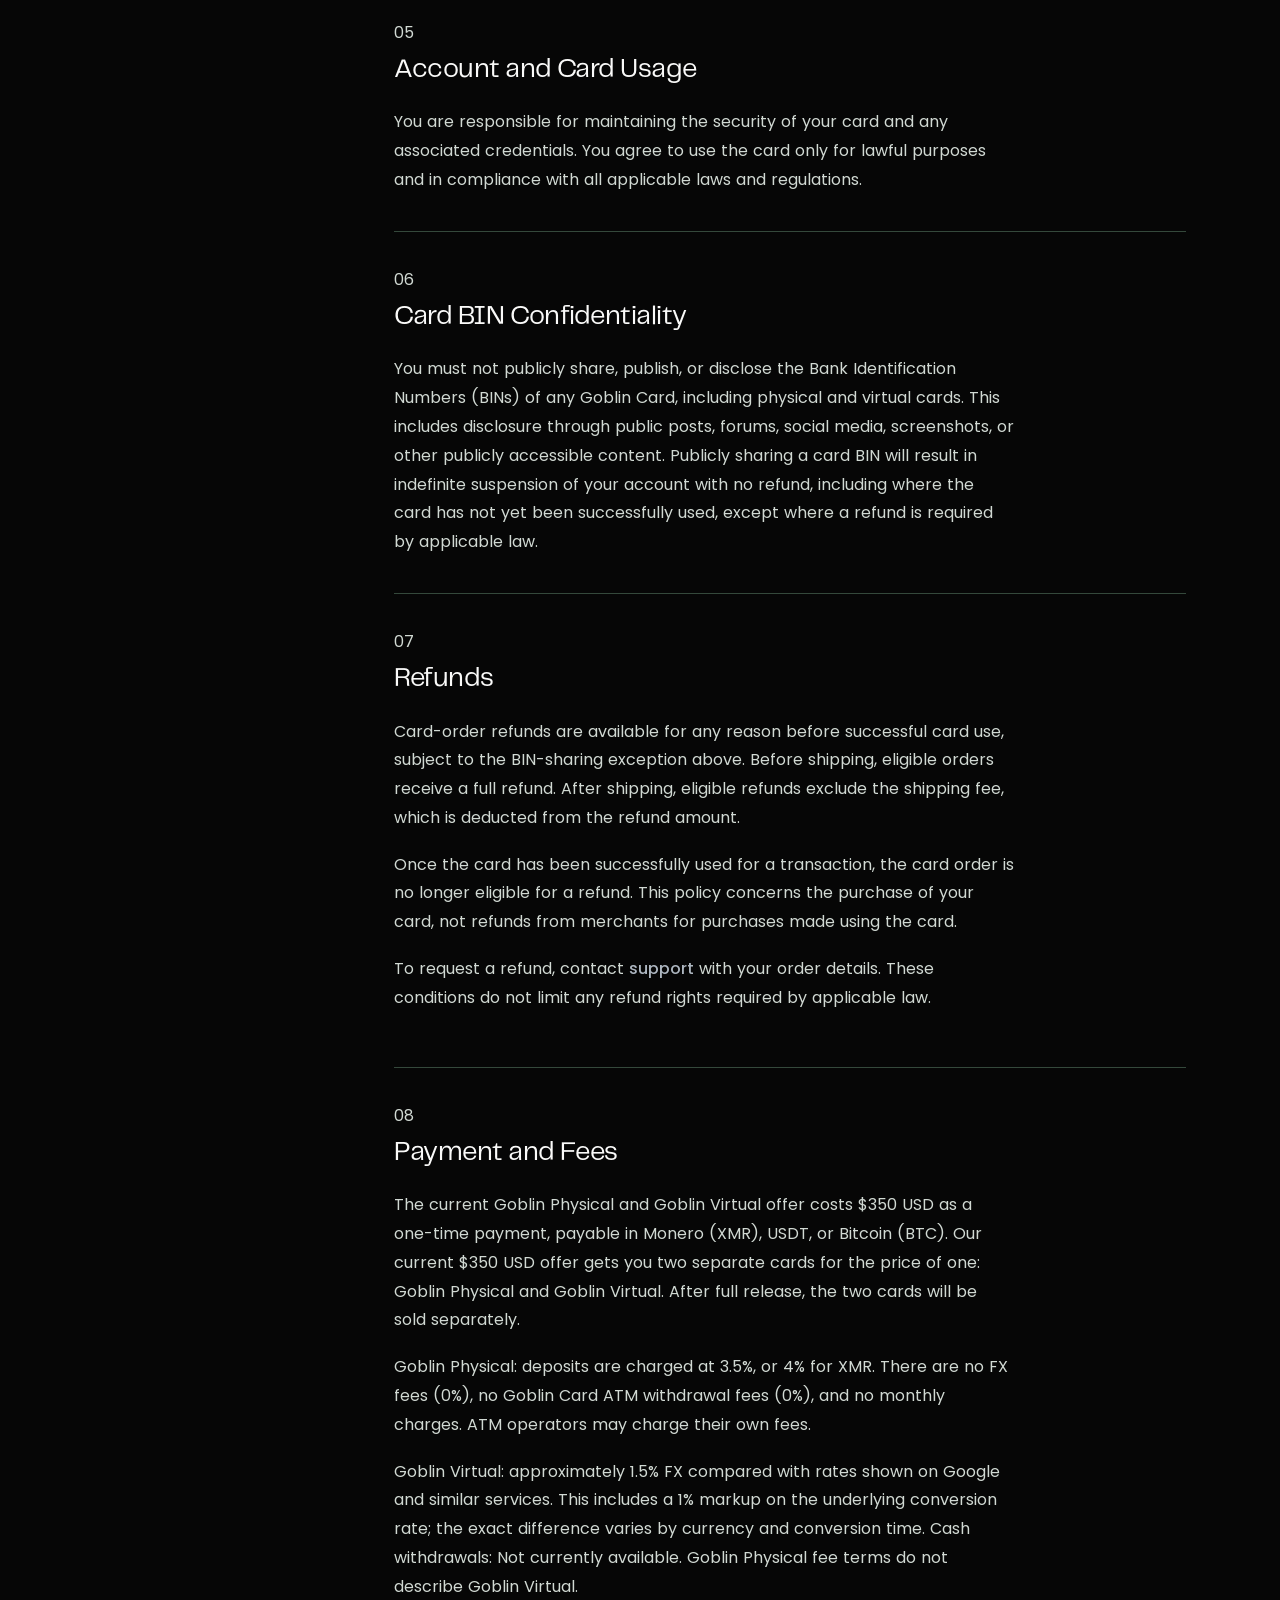
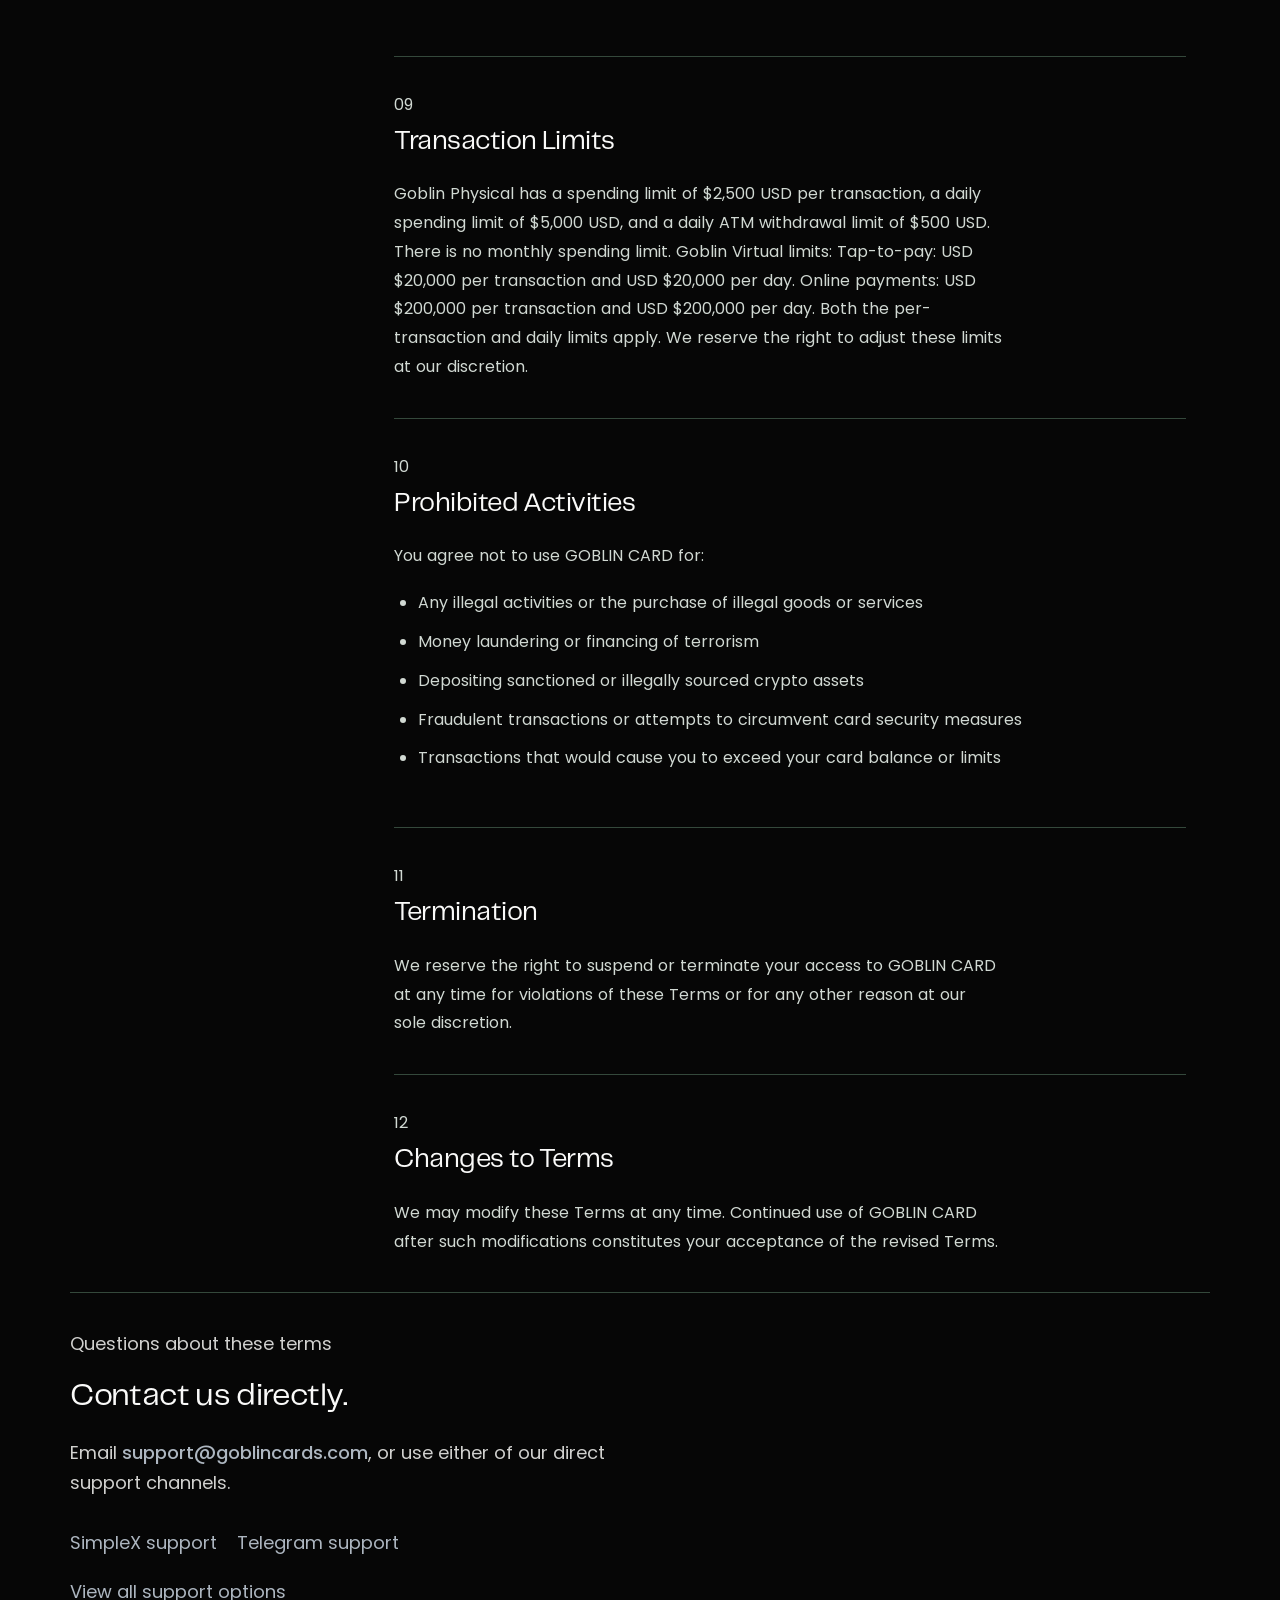
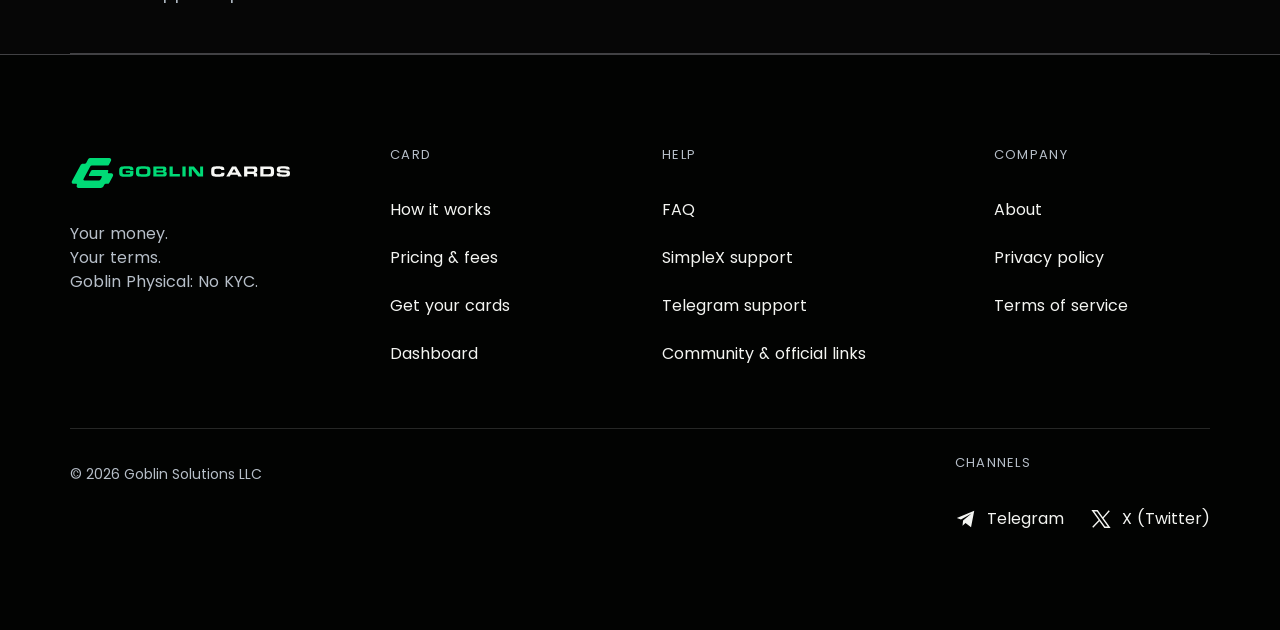
<file: terms/index.html>
<!doctype html><html lang="en"><head><meta charset="utf-8"><meta name="viewport" content="width=device-width,initial-scale=1"><meta name="robots" content="noindex,nofollow"><title>Terms of Service — Goblin Cards</title><meta name="description" content="The conditions governing access to, payment for, and lawful use of the Goblin Card service."><link rel="icon" href="../intro-mark.svg" type="image/svg+xml"><link rel="stylesheet" href="../sections.css"><link rel="stylesheet" href="../premium.css"><link rel="stylesheet" href="../site-pages.css"><link rel="stylesheet" href="../site-header.css"><link rel="stylesheet" href="../brand.css"><link rel="stylesheet" href="../data-code.css"><script defer src="../data-code.js"></script><link rel="preload" href="../fonts/brand/Telegraf-800.woff2" as="font" type="font/woff2" crossorigin><link rel="preload" href="../fonts/brand/Poppins-400.woff2" as="font" type="font/woff2" crossorigin><script defer src="../site-nav.js"></script><link rel="stylesheet" href="../persistent-header.css"><script defer src="../persistent-header.js"></script><link rel="stylesheet" href="../legal-pages.css"><script defer src="../legal-pages.js"></script><link rel="stylesheet" href="../ui-icons.css"></head><body class="info-page" data-page="terms"><a class="page-skip" href="#page-content">Skip to content</a><div class="header-flow-space" aria-hidden="true"></div><header class="site-header site-chrome site-persistent"><a class="brand" href="../" aria-label="Goblin Cards home"><span class="header-label"><span>GOBLIN</span> CARDS</span></a><nav id="site-menu" class="site-nav" aria-label="Main navigation"><a href="../pricing/"><span class="header-label">Pricing</span></a><a href="../faq/"><span class="header-label">FAQ</span></a><a href="../about/" ><span class="header-label">About</span></a><a href="../contact/"><span class="header-label">Contact</span></a></nav><a class="outline header-dashboard" href="https://app.goblincards.com/profile"><span class="header-label">Dashboard</span></a><button id="menu-toggle" type="button" aria-expanded="false" aria-controls="site-menu" aria-label="Open navigation"><span class="menu-glyph" aria-hidden="true"><svg class="ui-icon menu-open-icon" viewBox="0 0 24 24" aria-hidden="true" focusable="false"><use href="../assets/ui/icons.svg#menu"></use></svg><svg class="ui-icon menu-close-icon" viewBox="0 0 24 24" aria-hidden="true" focusable="false"><use href="../assets/ui/icons.svg#x"></use></svg></span><span class="nav-sr">Menu</span></button></header><main id="page-content" class="page-content legal-page" tabindex="-1"><div class="page-lead legal-lead"><div><p class="page-eyebrow">Legal / Service agreement</p></div><h1 id="terms-heading">Terms of <span>Service.</span></h1><p>The conditions governing access to, payment for, and lawful use of the Goblin Card service.</p><div class="legal-facts"><div><p>Minimum age</p><p>18+</p></div><div><p>Current offer</p><p>$350 USD</p></div><div><p>Virtual FX</p><p>1.5%</p></div><div><p>Physical FX</p><p>0%</p></div></div></div><div class="legal-layout"><aside class="legal-toc"><nav aria-label="On this page"><h2>On this page</h2><a href="#introduction"><span>01</span> Introduction</a><a href="#service-description"><span>02</span> Service Description</a><a href="#eligibility"><span>03</span> Eligibility</a><a href="#accepted-funds"><span>04</span> Accepted Funds</a><a href="#account-usage"><span>05</span> Account and Card Usage</a><a href="#bin-confidentiality"><span>06</span> Card BIN Confidentiality</a><a href="#refunds"><span>07</span> Refunds</a><a href="#payment-fees"><span>08</span> Payment and Fees</a><a href="#transaction-limits"><span>09</span> Transaction Limits</a><a href="#prohibited-activities"><span>10</span> Prohibited Activities</a><a href="#termination"><span>11</span> Termination</a><a href="#changes"><span>12</span> Changes to Terms</a></nav></aside><div class="legal-document"><article id="introduction"><p>01</p><div><h2>Introduction</h2><div><p>These Terms of Service ("Terms") govern your use of the GOBLIN CARD service, which is operated by <!-- -->Goblin Solutions LLC<!-- --> ("we", "our", or "us"). By using our service, you agree to these Terms. Please read them carefully.</p></div></div></article><article id="service-description"><p>02</p><div><h2>Service Description</h2><div><p>GOBLIN CARD provides Goblin Physical, a non-KYC Mastercard crypto debit card that allows users to deposit multiple cryptocurrencies (BTC, ETH, SOL, XMR, USDT) and spend in fiat currencies worldwide. Goblin Physical holds its balance in Mexican pesos (MXN).<!-- --> <!-- -->Every Goblin Physical holder can get Goblin Virtual, including existing customers. These are two separate cards.<!-- --> Goblin Virtual is a Visa with a balance in US dollars (USD) that supports Apple Pay, Google Pay, and 3D Secure (3DS).</p></div></div></article><article id="eligibility"><p>03</p><div><h2>Eligibility</h2><div><p>You must be at least 18 years old to use our service. By using GOBLIN CARD, you represent and warrant that you meet all eligibility requirements. Country and merchant restrictions apply; review the<!-- --> <a href="../pricing/#restrictions">current service restrictions</a> <!-- -->before ordering.</p></div></div></article><article id="accepted-funds"><p>04</p><div><h2>Accepted Funds</h2><div><p>We do not accept crypto assets that are sanctioned, stolen, or derived from illegal activity. This includes funds linked to sanctioned individuals, entities, or jurisdictions, and funds traceable to hacks, scams, ransomware, or other criminal proceeds. We reserve the right to refuse, freeze, or reverse any deposit that we determine, at our discretion, to be sanctioned or illegally sourced.</p></div></div></article><article id="account-usage"><p>05</p><div><h2>Account and Card Usage</h2><div><p>You are responsible for maintaining the security of your card and any associated credentials. You agree to use the card only for lawful purposes and in compliance with all applicable laws and regulations.</p></div></div></article><article id="bin-confidentiality"><p>06</p><div><h2>Card BIN Confidentiality</h2><div><p>You must not publicly share, publish, or disclose the Bank Identification Numbers (BINs) of any Goblin Card, including physical and virtual cards. This includes disclosure through public posts, forums, social media, screenshots, or other publicly accessible content. Publicly sharing a card BIN will result in indefinite suspension of your account with no refund, including where the card has not yet been successfully used, except where a refund is required by applicable law.</p></div></div></article><article id="refunds"><p>07</p><div><h2>Refunds</h2><div><div><p>Card-order refunds are available for any reason before successful card use, subject to the BIN-sharing exception above. Before shipping, eligible orders receive a full refund. After shipping, eligible refunds exclude the shipping fee, which is deducted from the refund amount.</p><p>Once the card has been successfully used for a transaction, the card order is no longer eligible for a refund. This policy concerns the purchase of your card, not refunds from merchants for purchases made using the card.</p><p>To request a refund, contact<!-- --> <a href="../contact/">support</a> <!-- -->with your order details. These conditions do not limit any refund rights required by applicable law.</p></div></div></div></article><article id="payment-fees"><p>08</p><div><h2>Payment and Fees</h2><div><div><p>The current Goblin Physical and Goblin Virtual offer costs $350 USD as a one-time payment, payable in Monero (XMR), USDT, or Bitcoin (BTC). <!-- -->Our current $350 USD offer gets you two separate cards for the price of one: Goblin Physical and Goblin Virtual.<!-- --> <!-- -->After full release, the two cards will be sold separately.</p><p>Goblin Physical: deposits are charged at 3.5%, or 4% for XMR. There are no FX fees (0%), no Goblin Card ATM withdrawal fees (0%), and no monthly charges. ATM operators may charge their own fees.</p><p>Goblin Virtual<!-- -->: approximately <!-- -->1.5<!-- -->% FX compared with rates shown on Google and similar services. This includes a 1% markup on the underlying conversion rate; the exact difference varies by currency and conversion time. Cash withdrawals:<!-- --> <!-- -->Not currently available<!-- -->. Goblin Physical fee terms do not describe Goblin Virtual.</p></div></div></div></article><article id="transaction-limits"><p>09</p><div><h2>Transaction Limits</h2><div><p>Goblin Physical has a spending limit of $2,500 USD per transaction, a daily spending limit of $5,000 USD, and a daily ATM withdrawal limit of $500 USD. There is no monthly spending limit. Goblin Virtual limits: <!-- -->Tap-to-pay: USD $20,000 per transaction and USD $20,000 per day. Online payments: USD $200,000 per transaction and USD $200,000 per day.<!-- --> Both the per-transaction and daily limits apply. We reserve the right to adjust these limits at our discretion.</p></div></div></article><article id="prohibited-activities"><p>10</p><div><h2>Prohibited Activities</h2><div><div><p>You agree not to use GOBLIN CARD for:</p><ul><li><span>Any illegal activities or the purchase of illegal goods or services</span></li><li><span>Money laundering or financing of terrorism</span></li><li><span>Depositing sanctioned or illegally sourced crypto assets</span></li><li><span>Fraudulent transactions or attempts to circumvent card security measures</span></li><li><span>Transactions that would cause you to exceed your card balance or limits</span></li></ul></div></div></div></article><article id="termination"><p>11</p><div><h2>Termination</h2><div><p>We reserve the right to suspend or terminate your access to GOBLIN CARD at any time for violations of these Terms or for any other reason at our sole discretion.</p></div></div></article><article id="changes"><p>12</p><div><h2>Changes to Terms</h2><div><p>We may modify these Terms at any time. Continued use of GOBLIN CARD after such modifications constitutes your acceptance of the revised Terms.</p></div></div></article></div></div><section class="page-section legal-support"><div><div><div><p>Questions about these terms</p></div><h2>Contact us directly.</h2><p>Email<!-- --> <a href="mailto:support@goblincards.com">support@goblincards.com</a>, or use either of our direct support channels.</p></div><div><a target="_blank" rel="noopener noreferrer" href="https://smp15.simplex.im/a#_FERaDSXekZhfMrT5RLEw4Sqz9xyVVZjeBatS-NFcZI">SimpleX support</a><a target="_blank" rel="noopener noreferrer" href="https://telegram.me/banklessinlatam">Telegram support</a></div></div><div><a href="../contact/#support-heading">View all support options</a></div></section></main><footer id="contact" class="site-footer"><div class="footer-content"><div class="footer-columns"><div class="footer-brand"><a href="../#home" aria-label="Goblin Cards home"><img src="../assets/section/footer-logo.svg" width="246" height="40" alt="Goblin Cards"></a><p>Your money.<br>Your terms.<br>Goblin Physical: No KYC.</p></div><nav class="footer-group" aria-label="card navigation"><h2>CARD</h2><a href="../#how-it-works">How it works</a><a href="../pricing/">Pricing & fees</a><a data-section-destination="order" href="https://app.goblincards.com/order">Get your cards</a><a data-section-destination="dashboard" href="https://app.goblincards.com/profile">Dashboard</a></nav><nav class="footer-group" aria-label="help navigation"><h2>HELP</h2><a href="../faq/">FAQ</a><a data-section-destination="simplex" href="https://smp15.simplex.im/a#_FERaDSXekZhfMrT5RLEw4Sqz9xyVVZjeBatS-NFcZI">SimpleX support</a><a data-section-destination="telegramSupport" href="https://telegram.me/banklessinlatam">Telegram support</a><a href="../contact/">Community & official links</a></nav><nav class="footer-group" aria-label="company navigation"><h2>COMPANY</h2><a href="../about/">About</a><a href="../privacy/">Privacy policy</a><a href="../terms/">Terms of service</a></nav></div><div class="footer-bottom"><p>© 2026 Goblin Solutions LLC</p><div class="footer-channels"><h2>CHANNELS</h2><div><a data-section-destination="telegram" href="https://t.me/bankless_society"><svg viewBox="0 0 24 24" aria-hidden="true"><path fill="currentColor" d="m21 3-3.5 18-6-4.7-3.3 3 .6-5.7L18 6 6.5 12.5 2 11z"/></svg>Telegram</a><a data-section-destination="twitter" href="https://x.com/Goblin_cards"><svg viewBox="0 0 24 24" aria-hidden="true"><path fill="none" stroke="currentColor" stroke-width="1.5" d="M3 3h5l13 18h-5L3 3zm0 18 7.5-8M14 11l7-8"/></svg>X (Twitter)</a></div></div></div></div></footer></body></html>
</file>
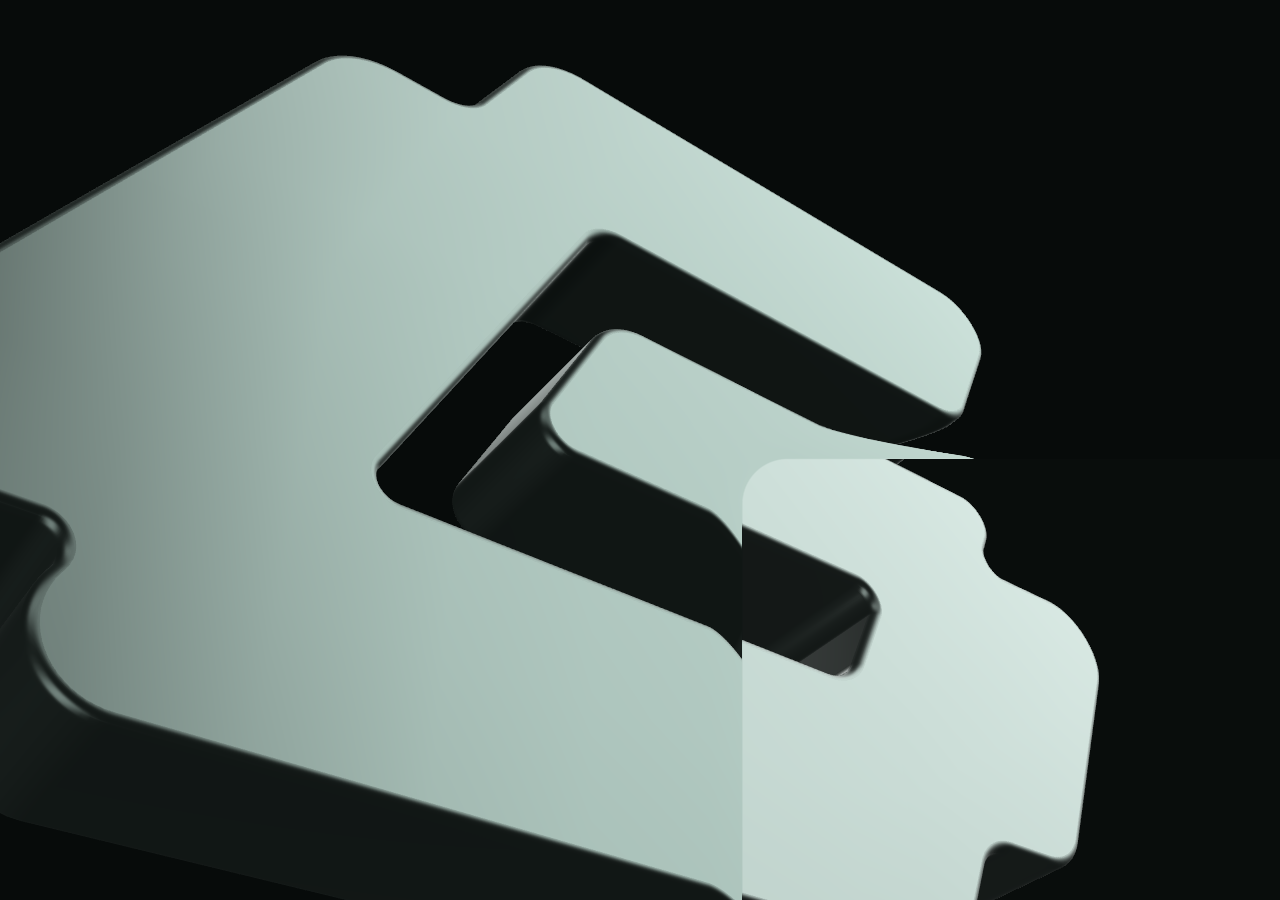
<file: logo-study.html>
<!doctype html>
<html lang="ru"><meta charset="utf-8"><meta name="viewport" content="width=device-width,initial-scale=1">
<meta name="robots" content="noindex"><title>Точечный G · Goblin Cards</title>
<style>*{box-sizing:border-box}body{margin:0;background:#080b0a}canvas{display:block;width:100%;height:100dvh;touch-action:none;cursor:grab}canvas:active{cursor:grabbing}</style>
<canvas tabindex="0" aria-label="Точечный объёмный G. Вращайте перетаскиванием или стрелками, Home возвращает начальный ракурс."></canvas>
<script type="module" src="logo-study.js"></script></html>
</file>
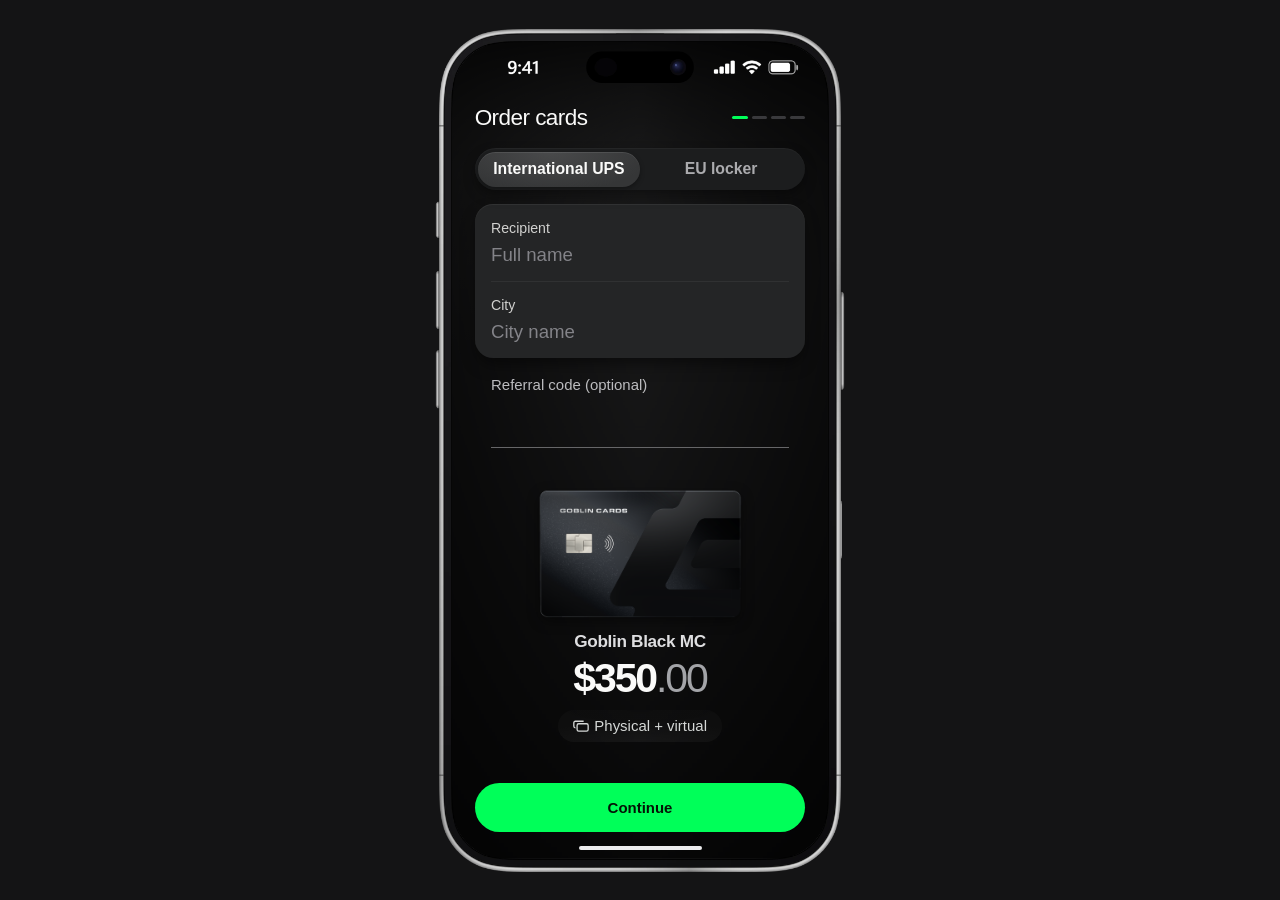
<file: order-preview.html>
<!doctype html>
<html lang="en">
<head>
<meta charset="utf-8">
<meta name="viewport" content="width=device-width,initial-scale=1">
<meta name="robots" content="noindex">
<title>Order your cards · Goblin Cards preview</title>
<link rel="stylesheet" href="brand.css">
<style>
* {box-sizing:border-box}
html {color-scheme:dark}
body {margin:0;min-height:100svh;display:grid;place-items:center;background:#141415;color:#fafafa}
.phone {position:relative;container-type:inline-size;width:min(96vw,410px,46svh);aspect-ratio:1440/2988}
.phone::after {content:"";position:absolute;inset:0;z-index:3;pointer-events:none;background:url("assets/hero/order-iphone-17-pro-max-silver.webp") center/contain no-repeat}
.screen {--sf-text:-apple-system,BlinkMacSystemFont,"SF Pro Text","SF UI Text","Segoe UI",sans-serif;--sf-display:-apple-system,BlinkMacSystemFont,"SF Pro Display","SF UI Display","Segoe UI",sans-serif;position:absolute;inset:2.008032% 4.166667%;border-radius:12.916667cqw;background:radial-gradient(ellipse 84% 38% at 5% 0%,rgb(255 255 255 / .085) 0%,rgb(255 255 255 / .055) 33%,rgb(255 255 255 / .016) 72%,transparent 100%),#242425;color:var(--paper);overflow:hidden;display:flex;flex-direction:column;font:400 3.65cqw/1.45 var(--sf-text)}
.screen::before {content:"";position:absolute;inset:0;pointer-events:none;border-radius:inherit;background:
  linear-gradient(90deg,rgb(0 0 0 / var(--shade-side,.5)),transparent 49%,transparent 51%,rgb(0 0 0 / var(--shade-side,.5))),
  linear-gradient(180deg,rgb(0 0 0 / var(--shade-top,.8)),rgb(0 0 0 / calc(var(--shade-top,.8)*.698)) 7%,rgb(0 0 0 / calc(var(--shade-top,.8)*.337)) 16%,rgb(0 0 0 / calc(var(--shade-top,.8)*.105)) 28%,transparent 48%),
  linear-gradient(to top,rgb(0 0 0 / var(--shade-bottom,.8)),rgb(0 0 0 / calc(var(--shade-bottom,.8)*.55)) 50%,transparent) bottom / 100% var(--shade-height,100%) no-repeat}
html[data-card-embed], html[data-card-embed] body {background:transparent;overflow:hidden}
html[data-card-embed] {color-scheme:normal}
html[data-card-embed] .screen {color-scheme:dark}
html[data-card-embed] .phone {width:100vw}
.screen > * {position:relative}
.status,nav {position:relative;z-index:1}
.status {display:block;width:100%;height:auto;flex:none}
nav {display:flex;align-items:center;justify-content:space-between;height:12cqw;padding:0 5.5cqw}
.order-heading {margin:0;font:500 5.5cqw/1.15 var(--sf-display);letter-spacing:-.025em}
.progress {display:flex;gap:1cqw}
.progress i {width:3.7cqw;height:.7cqw;background:#39393c;border-radius:2cqw}
.progress .done {background:var(--brand-accent)}
html[data-card-embed] .progress .done {visibility:hidden}
main {display:flex;flex-direction:column;flex:1;min-height:0;padding:3.5cqw 5.5cqw 0}
#order,section:not([hidden]) {display:flex;flex:1;min-height:0;flex-direction:column}
#order section:first-child fieldset {margin-top:0;margin-bottom:1.2cqw}
main:has(#order section:first-child:not([hidden])) {padding-top:7cqw}
#title {font:650 9cqw/.99 var(--sf-display);letter-spacing:-.05em;margin:0 0 5cqw}
h2,legend {font:500 4cqw/1.3 var(--sf-text);margin:0 0 2.4cqw;padding:0}
fieldset {position:relative;border:0;margin:0;padding:0;min-width:0}
.order-stage {position:relative;isolation:isolate;flex:1;display:flex;flex-direction:column}
.art {display:grid;place-items:center;position:relative;isolation:isolate}
.card {display:block;width:72cqw;height:auto;filter:drop-shadow(0 1.1cqw 1.5cqw rgb(0 0 0 / .48))}
.product {display:grid;text-align:center;justify-items:center;align-content:center;flex:none;margin:12.5cqw auto auto;width:100%}
.product strong {font:550 5.2cqw/1.2 var(--sf-text);letter-spacing:-.02em;color:#dedee0}
.amount {margin-top:1.5cqw;font:600 16.5cqw/1 var(--sf-display);letter-spacing:-.052em;font-variant-numeric:lining-nums}
.amount span {color:#a3a4a8;font-weight:450}
.product small {
  display:inline-flex;align-items:center;gap:1.2cqw;margin-top:2.8cqw;padding:1.6cqw 3.6cqw;border-radius:999px;
  background:
    radial-gradient(ellipse 85% 64% at 50% 0%,rgb(0 0 0 / .18),transparent),
    radial-gradient(ellipse 78% 62% at 50% 100%,rgb(255 255 255 / .032),transparent),
    rgb(255 255 255 / .022);
  color:#d5d8d6;font:500 3.65cqw/1.25 var(--sf-text)
}
.product small svg {width:4cqw;height:4cqw;fill:none;stroke:currentColor;stroke-width:1.6}
.fields,.summary {background:linear-gradient(145deg,#1e1e20,#171719);border-radius:3.8cqw;padding:0 3.6cqw;box-shadow:inset 0 0 0 1px #ffffff0b}
.choices {display:grid;grid-template-columns:repeat(2,minmax(0,1fr));border-radius:3.6cqw;overflow:hidden;background:rgb(255 255 255 / .045);box-shadow:inset 0 1px rgb(255 255 255 / .035),0 1.4cqw 3cqw -.6cqw rgb(0 0 0 / .28)}
.choice {position:relative;display:grid;align-content:center;justify-items:start;gap:1.6cqw;min-height:18cqw;padding:2.8cqw 3.3cqw;color:#ababae;font:550 3.65cqw/1.3 var(--sf-text);cursor:pointer}
.choice + .choice {border-left:1px solid rgb(255 255 255 / .055)}
.choice:has(:checked) {background:linear-gradient(to bottom,rgb(255 255 255 / .095),rgb(255 255 255 / .065));color:#efefef;font-weight:600;box-shadow:inset 0 1px rgb(255 255 255 / .06)}
.choice svg {width:5.6cqw;height:5.6cqw;fill:none;stroke:currentColor;stroke-width:1.55;stroke-linejoin:round;stroke-linecap:round}
.choice input {position:absolute;inset:0;width:100%;height:100%;margin:0;opacity:0;cursor:pointer}
.choice:has(:focus-visible) {outline:2px solid var(--brand-accent);outline-offset:-3px}
.row {display:flex;align-items:center;justify-content:space-between;gap:2.8cqw;min-height:13.2cqw}
.row + .row {border-top:1px solid #303032}
.fields label {display:grid;gap:.65cqw;padding:2.5cqw 0}
.fields label:focus-within span {color:#92dfaa}
.fields label:focus-within input,.fields label:focus-within select {outline:0;box-shadow:0 1px 0 #78c68d}
.pay-block {margin-top:5cqw}
.fields select {cursor:pointer}
.fields label + label {border-top:1px solid #303032}
.fields span,.row span {font-size:3.2cqw;color:#b2b2b6}
input,select,button {font:inherit}
.fields input,.fields select {background:transparent;border:0;color:#fff;width:100%;min-width:0;padding:.8cqw 0;font-size:4cqw}
.fields select option {background:#19191b}
input::placeholder {color:#838388}
:focus-visible {outline:2px solid var(--brand-accent);outline-offset:1px}
footer {padding:4cqw 5.5cqw 2cqw;flex:none}
.cost {display:flex;justify-content:space-between;align-items:center;border-top:1px solid #ffffff16;margin-bottom:3.5cqw;padding-top:3.5cqw;color:#bdbdc1}
.cost strong {font:600 6.5cqw/1 var(--sf-display);color:white}
#title:focus {outline:none}
.row strong {min-width:0;}
.actions {display:flex;gap:2cqw}
button {border:0;border-radius:8cqw;min-height:12cqw;cursor:pointer;color:white}

#next {flex:1;font-weight:600;color:#041306;background:var(--brand-accent)}
.home {width:30cqw;height:1cqw;background:#ececee;border-radius:3cqw;margin:3.4cqw auto 0}
.row strong {text-align:right;max-width:68%;font-size:3.55cqw;overflow-wrap:anywhere;font-weight:500}
[hidden] {display:none!important}
.screen:has(#order section:first-child:not([hidden])) nav {height:11cqw}
main:has(#order section:first-child:not([hidden])) {padding-top:2cqw}
#order section:first-child fieldset {margin:0 0 3.5cqw}
.choices {padding:.8cqw;background:#1c1d1e;box-shadow:inset 0 1px #ffffff09,0 1.4cqw 3.5cqw -.5cqw #0007;border-radius:8cqw}
.choice {display:grid;place-items:center;padding:0 3.6cqw;min-height:8.6cqw;border-radius:8cqw;font:550 3.85cqw/1.25 var(--sf-text)}
.choice + .choice {border:0}
.choice:has(:checked) {background:radial-gradient(ellipse at 45% 0%,#494a4b,transparent 80%),#353637;color:var(--paper);box-shadow:inset 0 1px #ffffff16,0 .5cqw 1.4cqw #0005}
.entry-fields.fields {padding:0 4cqw;background:#242526;border-radius:4.4cqw;box-shadow:inset 0 1px #ffffff10,0 2cqw 4cqw -.8cqw #0008}
.entry-fields.fields label {padding:3.2cqw 0;gap:.6cqw;border-bottom:0}
.entry-fields.fields label:not([hidden]) ~ label:not([hidden]) {border-top:1px solid #ffffff0e}
.entry-fields.fields span {font-size:3.45cqw;color:var(--silver)}
.entry-fields.fields input {padding:0;font-size:4.55cqw}
.referral {display:grid;grid-template-rows:auto 8cqw;gap:.65cqw;margin:4cqw 4cqw 0;position:relative;z-index:1}
.referral span {color:#bcbcbf;font-size:3.65cqw}
.referral input {width:100%;height:calc(8cqw + var(--referral-offset,4cqw));padding:0 0 .6cqw;border:0;border-bottom:1px solid #666668;border-radius:0;background:transparent;color:var(--paper);font-size:4.55cqw}
.referral input:focus-visible {outline:0;border-bottom-color:#78c68d}
.order-stage {justify-content:center;gap:3cqw;top:var(--referral-offset,4cqw)}
.card {width:50cqw}
.product {margin:0 auto}
.product strong {font-size:4.2cqw}
.amount {font-size:10cqw}
</style>
</head>
<body><div class="phone"><div class="screen">
<img class="status" src="assets/hero/order-iphone-status.png?v=silver-aligned" width="1320" height="186" alt="">
<nav aria-label="Order progress"><h1 class="order-heading" tabindex="-1">Order cards</h1><div class="progress" role="img"><i></i><i></i><i></i><i></i></div></nav>
<main><h2 id="title" tabindex="-1" hidden></h2>
<form id="order">
<section>
<fieldset aria-label="Delivery method"><div class="choices"><label class="choice">International UPS<input type="radio" name="delivery" value="International UPS" checked></label><label class="choice">EU locker<input type="radio" name="delivery" value="EU locker"></label></div></fieldset>
<div class="entry-fields fields"><label data-ups><span>Recipient</span><input name="recipient" autocomplete="name" placeholder="Full name" required></label>
<label data-ups><span>City</span><input name="city" placeholder="City name" autocomplete="address-level2" required></label>
<label data-locker><span>Country</span><input name="country" placeholder="Country name" autocomplete="country-name" required></label>
<label data-locker><span>Postal code</span><input name="postal" placeholder="ZIP or postal code" autocomplete="postal-code" required></label></div>
<label class="referral"><span>Referral code (optional)</span><input name="referral" autocomplete="off" autocapitalize="none" spellcheck="false"></label>
<div class="order-stage"><div class="art">
 <svg class="card" viewBox="0 0 982 622" role="img" aria-label="Graphite Goblin card">
  <defs><image id="graphite-face" href="assets/hero/portrait-wallet-clean-seat-Original.png" width="622" height="982"/></defs>
  <g transform="translate(0 622) rotate(-90)">
   <use href="#graphite-face"/>
   <!-- Continue the same graphite finish through the network-mark area in this preview. -->
   <svg x="85" y="767" width="54" height="160" viewBox="85 740 54 22" preserveAspectRatio="none"><use href="#graphite-face"/></svg>
  </g>
 </svg>
</div>
<div class="product"><strong>Goblin Black MC</strong><div class="amount">$350<span>.00</span></div><small><svg viewBox="0 0 20 20" aria-hidden="true"><path d="M3 12H2.8A1.8 1.8 0 0 1 1 10.2V5.8A1.8 1.8 0 0 1 2.8 4H13"/><rect x="5" y="7" width="13.5" height="9" rx="2"/></svg>Physical + virtual</small></div></div>

</section>
<section hidden><div class="fields">

<label data-ups><span>Street address</span><input name="street" autocomplete="street-address" placeholder="Street, number, apartment" required></label>

<label data-ups><span>State / province</span><input name="region" placeholder="Optional" autocomplete="address-level1"></label>
<label data-locker><span>Locker ID or address</span><input name="locker" placeholder="Locker code or street address" required></label>

</div></section>
<section hidden><div class="fields">
<label><span>Phone</span><input type="tel" name="phone" autocomplete="tel" placeholder="+1 555 0123" required></label>
<label><span>Contact</span><input name="contact" placeholder="Email, Telegram or SimpleX" required></label>
</div><div class="pay-block"><div class="fields"><label><span>Payment method</span><select name="coin" required><option value="">Select coin</option></select></label></div></div></section>
<section hidden><h2>Goblin Black MC</h2><div class="summary" id="summary"></div></section>
</form></main>
<footer><div class="cost" hidden><span>Base price</span><strong>$350</strong></div><div class="actions"><button type="submit" form="order" id="next">Continue</button></div><div class="home" aria-hidden="true"></div></footer>
</div></div>
<script>
if(new URLSearchParams(location.search).has('card-embed')){
 document.documentElement.dataset.cardEmbed='';
 document.querySelector('[name=recipient]').value='Alex Morgan';
 document.querySelector('[name=city]').value='Portland';
}
const form=document.querySelector('#order');
const steps=[...form.querySelectorAll('section')];
const title=document.querySelector('#title');
const next=document.querySelector('#next');
const progress=document.querySelector('.progress');
let step=0;
for(const coin of ['BNB','USDC (BEP20)','USDT (BEP20)','Bitcoin','Ethereum','USDC (Ethereum)','USDT (Ethereum)','Solana','USDC (Solana)','USDT (Solana)','Tron','USDT (Tron)','Monero']) form.elements.coin.add(new Option(coin));
function render(focus=true){
 const locker=form.elements.delivery.value==='EU locker';
 const titles=['',locker?'Locker details':'Shipping address','Contact & payment','Review order'];
 title.hidden=step===0;
 title.textContent=titles[step];
 form.querySelectorAll('[data-ups]').forEach(label=>label.hidden=locker);
 const destination=locker?steps[0].querySelector('.fields'):steps[1].querySelector('.fields');
 for(const name of ['country','postal']) destination.append(form.elements[name].closest('label'));
 form.querySelectorAll('[data-locker]').forEach(label=>label.hidden=!locker && !label.querySelector('[name="postal"],[name="country"]'));
 steps.forEach((section,index)=>{
   section.hidden=index!==step;
   for(const input of section.querySelectorAll('input,select')) input.disabled=section.hidden||input.closest('label').hidden;
 });
 progress.setAttribute('aria-label','Step '+(step+1)+' of '+steps.length);
 [...progress.children].forEach((item,index)=>item.classList.toggle('done',index<=step));
 document.querySelector('.cost').hidden=step===0;
 next.textContent=['Continue','Continue','Review order','Edit order'][step];
 if(step===3){
   const value=name=>form.elements[name].value.trim();
   const address=(locker?['locker','postal','country']:['recipient','street','city','region','postal','country']).map(value).filter(Boolean).join(', ');
   const summary=document.querySelector('#summary'); summary.replaceChildren();
   const details=[['Delivery',value('delivery')],['Address',address],['Phone',value('phone')],['Contact',value('contact')],['Pay with',value('coin')]];
   if(value('referral')) details.push(['Referral code',value('referral')]);
   for(const [name,text] of details){
     const row=document.createElement('div');row.className='row';
     const label=document.createElement('span');label.textContent=name;
     const output=document.createElement('strong');output.textContent=text;
     row.append(label,output);summary.append(row);
   }
 }
 if(focus) (step===0 ? document.querySelector('.order-heading') : title).focus({preventScroll:true});
}
form.addEventListener('change',e=>{if(e.target.name==='delivery')render(false)});
form.addEventListener('submit',event=>{event.preventDefault();step=(step+1)%steps.length;render()});
render(false);
</script></body></html>
</file>
<file: host.css>
@font-face{font-family:Eurostile;src:url('fonts/Eurostile Bold Extended.ttf') format('truetype');font-weight:700;font-display:swap}
*{box-sizing:border-box}html,body{margin:0;background:#020302;color:#f7f8f5;font-family:Poppins,Arial,Helvetica,sans-serif}html{overflow-x:clip}button,a{-webkit-tap-highlight-color:transparent}button{font:inherit;cursor:pointer}a{color:inherit;text-decoration:none}button:disabled{cursor:default}button:focus-visible,a:focus-visible{outline:2px solid #00FF59;outline-offset:6px}button{color:inherit}#stage{position:relative;isolation:isolate;min-height:100svh;overflow:hidden;background:#020302}#viewport{position:absolute;left:0;right:0;top:0;transform:translateY(var(--scene-y,22vh));will-change:transform;z-index:1}canvas{display:block;width:100%;height:100%;touch-action:pan-y}.hero-reflection{position:absolute;inset:0;width:100%;height:100%;object-fit:contain;pointer-events:none}#viewport>canvas{position:relative}.site-header{position:absolute;z-index:5;top:var(--header-top,15px);left:var(--header-inset,12.7%);right:var(--header-inset,12.7%);display:flex;align-items:center;justify-content:space-between;gap:25px;height:44px}.brand{font-family:Eurostile,Arial,sans-serif;white-space:nowrap;font-size:23px;font-weight:700;letter-spacing:-.6px}.brand span{color:#00FF59}.site-nav{display:flex;gap:30px;align-items:center;font-size:14px}.site-nav button{border:0;background:none;padding:8px 0;color:#a1a3a1}.site-nav [aria-current]::before{content:"•";color:#00FF59;margin-right:9px}.outline{padding:12px 22px;border:1px solid #00FF59;border-radius:40px;background:#020302;font-size:14px;font-weight:600;white-space:nowrap}.outline:hover{background:#052719}.pill{border:0;border-radius:50px;background:#00FF59;color:#050704;display:inline-flex;align-items:center;gap:22px;padding:4px 4px 4px 25px;font-size:17px;font-weight:700;min-height:53px}.pill:hover{background:#3DFF81}.arrow{display:grid;place-items:center;border-radius:50%;width:45px;height:45px;background:#020302;color:#f8fff1;font-size:26px;font-weight:400}.pill:disabled{opacity:.5}.site-header,.pill{transition:background .15s}#hero-copy{position:absolute;z-index:3;top:15.1vh;left:6%;right:6%;text-align:center;pointer-events:none;will-change:opacity,transform}#hero-copy button,#hero-copy [data-apply]{pointer-events:auto}#hero-title{font-size:clamp(44px,4.1vw,76px);letter-spacing:-.045em;line-height:1.02;font-weight:700;margin:0}#hero-copy p{font-size:clamp(16px,1.2vw,21px);line-height:1.45;color:#c6c8c5;margin:18px auto 25px;max-width:1000px}.atmosphere{position:absolute;inset:0;z-index:0;pointer-events:none;opacity:var(--detail-glow,0);background:radial-gradient(ellipse 10% 39% at 17% 48%,#00FF5980,transparent 90%),radial-gradient(ellipse 27% 53% at 28% 40%,#00FF596b,transparent 80%),radial-gradient(ellipse 29% 8% at 26% 82%,#00FF592e,transparent 90%),radial-gradient(ellipse 40% 9% at 28% 87%,#333a3733,transparent 90%)}#detail{position:absolute;z-index:3;left:55.7%;top:21.7vh;width:30%;max-width:550px;will-change:opacity,transform}#detail[hidden],#status[hidden],#choices[hidden]{display:none}#detail[inert]{pointer-events:none}.eyebrow{font-size:14px;letter-spacing:.13em;color:#00FF59;margin:0 0 21px}#detail-title{font-size:clamp(60px,6.5vw,116px);line-height:1.06;letter-spacing:-.045em;margin:0 0 17px;font-weight:700}#description{font-size:clamp(18px,1.48vw,27px);line-height:1.25;color:#aeb5bc;margin:0;max-width:520px}dl{margin:54px 0 45px}dl div{display:flex;justify-content:space-between;align-items:baseline;gap:15px;border-bottom:1px solid #ffffff20;padding:17px 0;font-size:18px}dt{color:#7e858b}dd{margin:0;text-align:right;font-weight:600}#return{font-size:20px;gap:32px;min-height:70px;padding-left:34px;box-shadow:0 0 32px #00FF5917}#return .arrow{width:62px;height:62px}#status{position:absolute;z-index:4;top:48%;left:20%;right:20%;text-align:center;color:#abb59d;font-size:14px}#status button{background:#052719;border:1px solid #00FF59;border-radius:22px;padding:12px 20px;margin:15px;color:white}#choices{position:absolute;z-index:6;bottom:20px;left:50%;transform:translateX(-50%);display:flex;gap:10px;opacity:0;pointer-events:none}#choices:focus-within,body[data-explore] #choices{opacity:1;pointer-events:auto}#choices button{background:#080d06e8;border:1px solid #00FF5966;padding:14px 20px;border-radius:30px;white-space:nowrap;font-size:13px}.skip{position:fixed;z-index:10;left:15px;top:-100px;background:#00FF59;color:black;padding:12px}.skip:focus{top:10px}.sr-only{position:absolute;width:1px;height:1px;overflow:hidden;clip-path:inset(50%)}dialog{color:#eee;background:#0c100b;border:1px solid #00FF59;border-radius:20px;max-width:400px;padding:32px}dialog::backdrop{background:#000b}dialog h2{margin-top:0}dialog p{color:#b3bbaf;line-height:1.5}.site-nav,.site-header>.outline{opacity:var(--nav-opacity,1)}body[data-nav-inert] .site-nav,body[data-nav-inert] .site-header>.outline{visibility:hidden}
@media(max-width:1100px){.site-header{left:5%;right:5%}.site-nav{gap:18px}#hero-title{font-size:clamp(44px,5vw,60px)}#detail{width:37%}dl{margin:30px 0}dl div{font-size:15px}#return{font-size:17px;min-height:56px;padding-left:23px;gap:15px}#return .arrow{width:48px;height:48px}}
@media(max-width:700px){.site-header,body[data-state="detail"] .site-header{left:6%;right:6%;top:19px;height:40px}.brand{font-size:19px}.site-header>.outline{font-size:11px;padding:10px 13px}.site-nav{display:none}#hero-copy{top:132px;left:6%;right:6%}#hero-title{font-size:clamp(34px,8.5vw,52px);line-height:1.08;letter-spacing:-.045em}#hero-copy p{font-size:16px;line-height:1.5;max-width:350px;margin:20px auto 23px}.pill{font-size:16px}#viewport{transform:translateY(var(--scene-y,110px))}#detail{left:8%;top:510px;width:84%;max-width:none}.eyebrow{font-size:11px;margin-bottom:13px}#detail-title{font-size:55px}#description{font-size:19px;line-height:1.45}dl{margin:29px 0}dl div{font-size:14px;padding:16px 0}#return{font-size:17px;min-height:58px;gap:24px}.atmosphere{background:radial-gradient(ellipse 33% 26% at 36% 25%,#00FF5980,transparent 90%),radial-gradient(ellipse 48% 3% at 50% 46%,#00FF5930,transparent 90%)}#choices{bottom:38px;gap:5px}#choices button{padding:12px 10px;font-size:11px}#status{top:62%;left:8%;right:8%}}
@media(prefers-reduced-motion:reduce){*{scroll-behavior:auto!important;transition:none!important}}

body[data-input="pointer"] button:focus-visible{outline:none}

@media(max-width:420px){.site-header>.outline{display:none}}

/* R08_02: one host-layout refinement; all WebGL resources remain frozen. */
#stage{min-height:max(100svh,var(--host-min-height,100svh))!important;background:#020202}
html,body{background:#020202}
.brand{font-size:19px;letter-spacing:-.5px}
.site-nav{position:absolute;left:48.8%;transform:translateX(-50%);gap:36px}
.site-header>.outline{margin-left:auto}
#hero-title{font-size:clamp(44px,4.2vw,76px);line-height:1;letter-spacing:-.035em}
#hero-copy p{max-width:900px;line-height:1.35;margin:14px auto 23px;color:#c5c7c4}
#hero-copy .pill{min-width:210px;min-height:52px;justify-content:space-between}
#hero-copy .arrow{width:44px;height:44px}
#detail{width:27.5%;max-width:510px}
#detail-title{margin-bottom:9px}
#description{font-size:clamp(18px,1.45vw,26px);line-height:1.22}
dl{margin:44px 0 50px}
dl div{padding:15px 0}
#return{gap:36px}
.atmosphere{background:radial-gradient(ellipse 9% 34% at 17% 53%,#00FF5970,transparent 92%),radial-gradient(ellipse 29% 56% at 28% 36%,#00FF595e,transparent 84%),radial-gradient(ellipse 36% 5% at 27% 82%,#00FF593a,transparent 92%),radial-gradient(ellipse 42% 13% at 29% 88%,#41494745,transparent 92%)}
@media(max-width:1100px){.site-nav{gap:18px;left:51%}.brand{font-size:18px}#hero-title{font-size:clamp(42px,5vw,58px)}#detail{width:37%}dl{margin:28px 0 30px}#return{gap:15px}}
@media(max-width:700px){.brand{font-size:18px}#hero-copy{top:clamp(90px,12vh,112px)}#hero-title{font-size:clamp(32px,8.5vw,48px);line-height:1.06}#hero-copy p{font-size:15px;line-height:1.45;max-width:340px;margin:18px auto 20px}#hero-copy .pill{min-width:200px}#detail{top:calc(min(31vh,260px) + min(19vh,160px) + 38px);width:84%}#detail-title{font-size:48px;margin-bottom:13px}#description{font-size:18px;line-height:1.4}dl{margin:25px 0 28px}dl div{padding:14px 0}#return{gap:24px}.atmosphere{background:radial-gradient(ellipse 35% 26% at 39% 24%,#00FF5968,transparent 92%),radial-gradient(ellipse 46% 3% at 50% 42%,#00FF5936,transparent 92%)}#choices{bottom:20px}}
@media(max-height:520px) and (min-width:701px){.site-header{top:12px!important;left:5%;right:5%}.brand{font-size:17px}.site-nav{display:none}#hero-copy{top:80px}#hero-title{font-size:34px;line-height:1.03}#hero-copy p{font-size:14px;max-width:650px;margin:12px auto 14px}#hero-copy .pill{min-height:48px;font-size:15px}#hero-copy .arrow{width:40px;height:40px}#detail{top:76px;left:54%;width:40%}.eyebrow{font-size:11px;margin-bottom:12px}#detail-title{font-size:44px;margin-bottom:10px}#description{font-size:16px;line-height:1.3}dl{margin:22px 0}dl div{font-size:13px;padding:12px 0}#return{min-height:52px;font-size:15px;gap:17px}#return .arrow{width:44px;height:44px}}

/* R08_03 Phase A: atmosphere and viewport-edge treatment only. */
.atmosphere{background:radial-gradient(ellipse 68% 82% at 19% 50%,#00FF592a,transparent 83%),linear-gradient(174deg,transparent 46%,#00FF5916 80%,transparent 96%)}
.hero-edge{position:absolute;z-index:2;bottom:0;left:0;right:0;height:13vh;pointer-events:none;backdrop-filter:blur(3px);mask-image:linear-gradient(transparent,#000);background:linear-gradient(transparent,#02020280)}
body:not([data-state="hero"]):not([data-state="hover"]) .hero-edge{opacity:0}
@media(max-width:700px),(pointer:coarse){.hero-edge{backdrop-filter:none;background:linear-gradient(transparent,#020202b0)}.atmosphere{background:radial-gradient(ellipse 120% 70% at 20% 24%,#00FF5926,transparent 88%),linear-gradient(170deg,transparent 25%,#00FF5910 60%,transparent 90%)}}


/* Native scroll owns Phase A; the established Detail composition is retained. */
html{scroll-snap-type:y proximity}
#scroll-track{position:relative;height:calc(var(--scroll-stages,2) * var(--scroll-step,100svh))}
#stage{position:sticky;top:0;height:var(--scroll-step,100svh);min-height:var(--scroll-step,100svh)!important}
.snap-point{position:absolute;left:0;height:1px;width:1px;scroll-snap-align:start;pointer-events:none}
.hero-edge{opacity:var(--hero-edge-opacity,1)}
#next-section{min-height:100svh;padding:30vh 8% 15vh;scroll-snap-align:start;background:#020202;text-align:center}
#next-section h2{font-size:clamp(32px,5vw,60px)}#next-section p:not(.eyebrow){color:#929b8c}
body.detail-open #scroll-track{height:auto}body.detail-open #stage{position:relative;height:auto;min-height:max(100svh,var(--host-min-height,100svh))!important}
body.detail-open .snap-point,body.detail-open #next-section{display:none}html:has(body.detail-open){scroll-snap-type:none}

/* R08_03C: fixed metadata slots; no snap coercion during scrub or control use. */
html{scroll-snap-type:none}
#detail-title{font-size:clamp(44px,5vw,88px);white-space:nowrap;min-height:1.06em}
#description{min-height:3.66em}
@media(max-width:700px){#detail-title{font-size:48px}#description{min-height:2.8em}}
@media(max-width:700px) and (max-height:740px){
 #detail{transform:none!important;will-change:auto;top:calc(50vh + 30px)}
 #detail .eyebrow{margin-bottom:8px}#detail-title{font-size:36px;margin-bottom:8px}
 #description{font-size:16px;line-height:1.3;min-height:3.9em}
 #detail dl{margin:10px 0 80px}#detail dl div{padding:8px 0;font-size:13px}
 #return{position:fixed;left:8%;right:8%;bottom:max(12px,env(safe-area-inset-bottom));justify-content:space-between;min-height:52px;font-size:16px;z-index:8;box-shadow:0 0 0 8px #020202}
 #return .arrow{width:44px;height:44px}
}
@media(min-width:701px) and (max-height:520px){#detail-title{font-size:40px}#description{min-height:2.6em}#detail dl{margin:14px 0}}

/* R08_03D: optional native viewport proximity snapping; controls remain reachable. */
html{scroll-snap-type:y proximity}
html:has(body.detail-open){scroll-snap-type:none}
@media(prefers-reduced-motion:reduce){html{scroll-behavior:auto}}

/* R08_03E: one navigation authority; no competing browser snap animation. */
html{scroll-snap-type:none;scroll-behavior:auto}
.stage-navigation{position:fixed;z-index:12;right:12px;top:-200px;display:flex;gap:5px;background:#10170d;padding:8px;border-radius:12px}
.stage-navigation:focus-within{top:12px}.stage-navigation button{background:#052719;color:#eee;border:1px solid #00FF59;border-radius:20px;padding:10px}
</file>
<file: account.css>
/* R08_04 host content only. The selected R08_03F WebGL bundle is unchanged. */
#stage{contain:paint}
#next-section.account-section{min-height:100svh;padding:clamp(64px,10.6vh,120px) 7.65% clamp(64px,10.6vh,120px);text-align:left;scroll-snap-align:none;background:radial-gradient(ellipse 56% 62% at -15% -20%,#00FF593b,transparent 85%),radial-gradient(ellipse 44% 60% at 111% -25%,#00FF5942,transparent 85%),radial-gradient(ellipse 48% 46% at -12% 111%,#00FF5959,transparent 85%),radial-gradient(ellipse 45% 48% at 115% 115%,#00FF5945,transparent 85%),#020502;color:#f7f8f5}
.account-wrap{max-width:1600px;margin:auto}
#next-section .section-label{font-family:Poppins,Arial,sans-serif;font-size:16px;font-weight:600;letter-spacing:.075em;line-height:1.4;color:#00FF59;margin:0 0 8px}




.section-link{font-size:20px;line-height:1.4;color:#c3cbd5;display:inline-flex;align-items:center;gap:20px;min-height:44px;cursor:pointer}

.account-columns{display:grid;grid-template-columns:53% 47%;margin-top:68px}
.account-intro{padding:10px 3.6vw 0 4px}
#next-section .account-intro .section-label{margin-bottom:22px}
#next-section #account-title{font-size:clamp(44px,5.02vw,94px);line-height:.98;letter-spacing:-.055em;margin:0 0 36px;font-weight:700;white-space:nowrap}
#account-title span{color:#00FF59}
#next-section .account-description{font-size:23px;line-height:1.37;color:#b7bfc9;margin:0;max-width:650px}
.dashboard-link{margin-top:48px;min-height:70px;font-size:22px;padding:4px 4px 4px 31px;gap:34px;white-space:nowrap;background:#00FF59}
.dashboard-link .arrow{width:62px;height:62px;font-size:34px}
.account-benefits{border-left:1px solid #ffffff1a;padding-left:3.8vw}
.account-benefits ul{padding:0;margin:0;list-style:none}
.account-benefits li{display:grid;grid-template-columns:22px 1fr;gap:22px;color:#bdc5d0;font-size:20px;line-height:1.5;margin:0 0 24px}
.benefit-check{color:#00FF59;font-size:25px;line-height:1.2}
.account-invite{border-top:1px solid #ffffff1a;margin-top:30px;padding-top:23px}
#next-section .account-invite p{font-size:18px;line-height:1.45;color:#b7bfc9;margin:0 0 18px}
.invite-links{display:flex;flex-wrap:wrap;gap:16px 48px}
.invite-links .section-link{font-size:18px;gap:18px}

.account-section a[aria-disabled=true]{cursor:not-allowed}
.account-section a:focus-visible{outline:2px solid #00FF59;outline-offset:6px}
@media(min-width:1900px){.account-intro{padding-right:65px}.account-benefits{padding-left:65px}}
@media(max-width:1100px){#next-section.account-section{padding:64px 6%}.account-columns{grid-template-columns:51% 49%;margin-top:50px}.account-intro{padding-right:28px}.account-benefits{padding-left:28px}#next-section #account-title{font-size:clamp(40px,4.8vw,60px)}#next-section .account-description{font-size:19px}.account-benefits li{font-size:18px;gap:14px}.dashboard-link{font-size:18px;gap:14px;padding-left:22px;min-height:58px}.dashboard-link .arrow{width:50px;height:50px}.invite-links{gap:8px 20px}}
@media(max-width:760px){#next-section.account-section{padding:56px 7% 64px;min-height:100svh}.section-link{font-size:17px}#next-section .section-label{font-size:13px}.account-columns{display:block;margin-top:37px}.account-intro{padding:0}#next-section #account-title{font-size:clamp(36px,8.25vw,62px);line-height:1.04;letter-spacing:-.055em;margin-bottom:24px}#next-section .account-intro .section-label{margin-bottom:20px}#next-section .account-description{font-size:18px;line-height:1.5}.dashboard-link{margin-top:28px;font-size:18px;gap:20px;max-width:100%}.account-benefits{border-left:0;border-top:1px solid #ffffff1a;padding:32px 0 0;margin-top:38px}.account-benefits li{font-size:17px;line-height:1.5;margin-bottom:22px;gap:16px}#next-section .account-invite p{font-size:16px}.invite-links{display:flex;flex-direction:column;align-items:flex-start;gap:8px}.invite-links .section-link{font-size:16px}.account-invite{margin-top:26px}}
@media(max-width:350px){.dashboard-link{font-size:16px;gap:12px;padding-left:18px}.dashboard-link .arrow{width:44px;height:44px}#next-section #account-title{font-size:34px}}
/* Reference alignment; override inherited integration-boundary paragraph color. */
#next-section.account-section{background:radial-gradient(ellipse 48% 54% at 0% -24%,#00FF5966,transparent 85%),radial-gradient(ellipse 44% 54% at 108% -20%,#00FF5966,transparent 85%),radial-gradient(ellipse 45% 48% at 0% 110%,#00FF5988,transparent 80%),radial-gradient(ellipse 45% 48% at 112% 112%,#00FF5980,transparent 85%),#010301}
#next-section.account-section p.section-label{color:#00FF59}
#next-section.account-section p:not(.section-label){color:#b7bfc9}
@media(min-width:1101px){#next-section #account-title{font-size:clamp(44px,5.25vw,88px);margin-bottom:28px}.account-benefits li>span:last-child{max-width:510px}}
</file>
<file: sections.css>
/* R08_05: scoped, normal-flow informational sections. No selector overrides. */
.info-section{position:relative;isolation:isolate;background-color:#030a06;color:#f7f8f5;scroll-margin-top:20px}
.info-section::before{content:"";position:absolute;inset:0;z-index:-1;pointer-events:none;background:radial-gradient(ellipse 55% 65% at -18% -8%,#00FF592e,transparent 80%),radial-gradient(ellipse 50% 50% at 114% 108%,#00FF592b,transparent 80%),radial-gradient(ellipse 42% 50% at -15% 115%,#00FF592a,transparent 80%)}
.info-section::after{content:"";position:absolute;inset:0;z-index:-1;pointer-events:none;background-image:linear-gradient(#00FF5920 1px,transparent 1px),linear-gradient(90deg,#00FF5920 1px,transparent 1px);background-size:52px 52px;mask-image:linear-gradient(110deg,#0008,transparent 30%,transparent 70%,#0005);opacity:.28}
.info-label{font:16px/1.5 Poppins,Arial,sans-serif;letter-spacing:.1em;color:#00FF59;margin:0 0 22px}
.info-section h2{font-weight:700;letter-spacing:-.045em;line-height:1.06;margin:0}.info-section em{font-style:normal;color:#00FF59}
.how-section{min-height:941px;padding:166px 6.15% 105px 7.05%}.how-wrap{max-width:1550px;margin:auto;display:grid;grid-template-columns:42% 55%;gap:3%}.how-intro{padding-top:53px}.how-intro h2{font-size:64px;letter-spacing:-.025em;white-space:nowrap}.how-intro>p:last-child{font-size:24px;line-height:1.6;max-width:550px;color:#b0bac1;margin:23px 0 0}.how-intro .info-label{font-family:Poppins,Arial,sans-serif;letter-spacing:.05em;font-size:18px;color:#00FF59;margin-bottom:29px}
.how-step{display:grid;grid-template-columns:136px 1fr;gap:42px;border-top:1px solid #ffffff38;padding:41px 0 38px}.step-index{font:20px/1.4 Poppins,Arial,sans-serif;letter-spacing:.05em;color:#00FF59;border-right:1px solid #ffffff50;margin:0;align-self:start;min-height:92px;padding:5px 12px 0 0}.how-step h3{font-size:25px;line-height:1.2;letter-spacing:-.035em;margin:0 0 13px}.how-step div>p{font-size:20px;line-height:1.43;color:#abb8bd;margin:0}.how-links{display:flex;gap:44px;margin-top:11px;font-size:20px;color:#b7c0c6}.how-links a{display:inline-flex;gap:15px;align-items:center;min-height:44px}
.faq-section{min-height:941px;padding:47px 7% 30px}.faq-wrap{max-width:1120px;margin:auto}.faq-header{display:flex;justify-content:space-between;align-items:end;gap:25px;padding-bottom:36px}.faq-header h2{font-size:54px;white-space:nowrap}.faq-header h2 span{color:#00FF59}.faq-header .info-label{margin-bottom:20px}.faq-header>a{font-size:18px;color:#b6bec6;padding-bottom:11px;white-space:nowrap}.faq-header>a span{margin-left:9px}.faq-item{border-top:1px solid #ffffff38;padding:25px 0 22px}.faq-item h3{margin:0}.faq-item button{border:0;background:none;width:100%;display:flex;align-items:center;justify-content:space-between;gap:28px;text-align:left;font-size:24px;font-weight:700;line-height:1.25;letter-spacing:0;padding:3px 4px 3px 0;min-height:38px}.faq-chevron{width:16px;height:16px;flex:0 0 16px}.faq-answer{display:grid;grid-template-rows:0fr;opacity:0;transition:grid-template-rows .28s ease,opacity .22s ease}.faq-answer>div{overflow:hidden;min-height:0}.faq-answer p{max-width:860px;font-size:18px;line-height:1.39;color:#adb7bf;margin:16px 0 0}.is-open .faq-answer{grid-template-rows:1fr;opacity:1}
.site-footer{position:relative;isolation:isolate;min-height:941px;padding:240px 9.75% 330px;background:#000;overflow:hidden}.footer-content{position:relative;z-index:2;max-width:1440px;margin:auto}.footer-columns{display:grid;grid-template-columns:24.4% 21.8% 30.7% 23.1%}.footer-brand{padding-top:5px}.footer-brand img{width:246px;max-width:93%;height:auto;display:block}.footer-brand p{color:#8e999b;font-size:18px;line-height:1.5;margin:28px 0 0}.footer-group{padding-left:clamp(25px,3.75vw,64px);border-left:1px solid #ffffff13}.site-footer h2{font-size:13px;line-height:1.4;font-weight:400;letter-spacing:.1em;color:#8b9697;margin:0 0 22px}.footer-group a{display:block;font-size:18px;line-height:1.4;margin-bottom:15px;min-height:25px}.footer-group a:last-child{margin-bottom:0}.footer-bottom{display:flex;align-items:start;gap:30px;border-top:1px solid #ffffff1c;margin-top:41px;padding-top:32px}.footer-bottom>p{margin:11px auto 0 0;color:#879394;font-size:14px}.footer-bottom h2{margin:0 0 17px}.footer-bottom a{display:inline-flex;gap:10px;align-items:center;min-height:25px;font-size:16px;white-space:nowrap}.footer-bottom svg{width:22px;height:22px}.footer-channels>div{display:flex;gap:26px}.footer-contact{border-left:1px solid #ffffff26;padding-left:54px}
.info-section a[aria-disabled],.site-footer a[aria-disabled]{cursor:not-allowed}.info-section a:not([aria-disabled]):hover,.site-footer a:not([aria-disabled]):hover{color:#00FF59}.info-section a[aria-disabled]:focus-visible,.site-footer a[aria-disabled]:focus-visible{outline-style:dashed}
@media(max-width:1400px){.how-intro h2{font-size:clamp(40px,3.83vw,64px)}.how-step{grid-template-columns:105px 1fr;gap:25px}.how-step div>p{font-size:18px}.how-links{gap:25px;font-size:17px}.footer-group{padding-left:30px}.footer-brand img{width:220px}.footer-contact{padding-left:28px}}
@media(max-width:1000px){.how-section{padding:90px 7%;min-height:0}.how-wrap{grid-template-columns:1fr;gap:48px}.how-intro{padding:0}.how-intro h2{font-size:56px}.how-intro>p:last-child{font-size:22px}.how-step{grid-template-columns:130px 1fr}.faq-section{padding:70px 7%;min-height:0}.faq-header h2{font-size:42px}.faq-item button{font-size:22px}.site-footer{padding:100px 7% 300px;min-height:0}.footer-columns{grid-template-columns:1fr 1fr;gap:45px 30px}.footer-group{padding-left:25px}.footer-bottom{flex-wrap:wrap}.footer-bottom>p{width:100%;margin:0 0 8px}.footer-contact{padding-left:30px}}
@media(max-width:700px){.how-section{padding:72px 7% 65px}.how-intro h2{font-size:clamp(30px,7.6vw,50px);white-space:normal}.how-intro .info-label{font-size:13px;margin-bottom:22px}.how-intro>p:last-child{font-size:18px;line-height:1.55;margin-top:22px}.how-wrap{gap:36px}.how-step{grid-template-columns:72px 1fr;gap:20px;padding:28px 0}.step-index{font-size:13px;min-height:70px;padding-top:3px}.how-step h3{font-size:21px;line-height:1.25}.how-step div>p{font-size:16px;line-height:1.55}.how-links{gap:9px 24px;flex-wrap:wrap;font-size:16px;margin-top:8px}.faq-section{padding:62px 7%}.faq-header{display:block;padding-bottom:28px}.faq-header .info-label{font-size:13px;margin-bottom:17px}.faq-header h2{font-size:clamp(29px,7.5vw,42px);white-space:normal}.faq-header>a{display:inline-flex;font-size:16px;margin-top:24px;padding:0;min-height:32px}.faq-item{padding:23px 0}.faq-item button{font-size:20px;gap:22px;line-height:1.35}.faq-answer p{font-size:16px;line-height:1.55;margin-top:17px}.site-footer{padding:65px 7% 265px}.footer-columns{grid-template-columns:1fr 1fr;gap:36px 20px}.footer-brand{grid-column:1/-1}.footer-brand img{width:246px}.footer-brand p{font-size:17px;margin-top:20px}.footer-group{padding-left:0;border:0}.footer-group a{font-size:16px;margin-bottom:12px;min-height:32px}.footer-group h2{margin-bottom:19px}.footer-bottom{gap:25px;margin-top:35px;padding-top:26px}.footer-channels>div{gap:20px}.footer-contact{border:0;padding:0}.footer-bottom a{min-height:40px;font-size:15px}.footer-bottom h2{margin-bottom:6px}}
@media(prefers-reduced-motion:reduce){.faq-answer,.faq-chevron{transition:none}}
</file>
<file: background.css>
/* R08_09B_FIX: one viewport atmosphere behind transparent informational content. */
:root{
 --gc-background-base:#020302;
 --gc-background-deep:#020202;
 --gc-ambient-rgb:0 218 118;
 --gc-ambient-low:rgb(var(--gc-ambient-rgb) / .10);
 --gc-ambient-medium:rgb(var(--gc-ambient-rgb) / .20);
 --gc-grid-tint:rgb(var(--gc-ambient-rgb) / .075);
 --gc-edge-falloff:clamp(80px,14svh,150px);
 --gc-edge-mask:linear-gradient(to bottom,transparent,#000 var(--gc-edge-falloff),#000 calc(100% - var(--gc-edge-falloff)),transparent);
}
body{isolation:isolate}
#info-atmosphere{position:fixed;inset:0;z-index:0;pointer-events:none;background:
 radial-gradient(ellipse 52% 57% at -12% 0%,var(--gc-ambient-medium),transparent 85%),
 radial-gradient(ellipse 48% 55% at 114% 0%,var(--gc-ambient-low),transparent 85%),
 radial-gradient(ellipse 50% 52% at -14% 100%,var(--gc-ambient-medium),transparent 85%),
 radial-gradient(ellipse 48% 52% at 115% 100%,var(--gc-ambient-low),transparent 85%)}
#home{position:relative;z-index:1}
#next-section.account-section,.info-section.how-section,.info-section.faq-section,.site-footer{background:transparent}
#next-section.account-section{position:relative;isolation:isolate}
#next-section.account-section::before,.info-section::before{content:none}
.site-footer{z-index:1}
.info-section::after{
 background-image:linear-gradient(var(--gc-grid-tint) 1px,transparent 1px),linear-gradient(90deg,var(--gc-grid-tint) 1px,transparent 1px);
 /* Preserve 52px grid geometry and its side weighting; fade both section edges. */
 mask-image:linear-gradient(110deg,#0008,transparent 30%,transparent 70%,#0005),var(--gc-edge-mask);
 mask-composite:intersect;
}
/* Footer is an opaque black surface above this fixed atmosphere in refinement.css. */
</file>
<file: resilience.css>
/* R08_09A: semantics are layout-neutral; fallback styles only apply without host/graphics. */
#home{margin:0;padding:0;border:0;outline:none}
.faq-item:not([data-enhanced]) .faq-chevron{display:none}
.faq-item:not([data-enhanced]) button{cursor:default}
html:not([data-script-enabled]) #scroll-track,html[data-graphics="unavailable"] #scroll-track{height:auto;min-height:0}
html:not([data-script-enabled]) #stage,html[data-graphics="unavailable"] #stage{position:relative;min-height:100svh}
html:not([data-script-enabled]) .stage-navigation,html[data-graphics="unavailable"] .stage-navigation,
html:not([data-script-enabled]) #choices,html[data-graphics="unavailable"] #choices{display:none}
html[data-graphics="unavailable"] #viewport{display:none}

/* Programmatic destination focus is semantic; interactive controls retain their focus rings. */
.direct-navigation-target:focus{outline:none}


/* The initial card image shares the scene area without owning pointer input. */
.hero-poster{position:absolute;inset:0;display:block;pointer-events:none}
.hero-poster img{display:block;width:100%;height:100%;object-fit:contain;object-position:center bottom}
html[data-hero-rendered]:not([data-graphics="unavailable"]) .hero-poster{visibility:hidden}
#stage #status{position:absolute;inset:auto 16px 12px;max-width:none;margin:0;padding:0;text-align:center;pointer-events:none}
#stage #status button{pointer-events:auto;min-height:44px;margin:0 0 0 8px}

@media(max-width:1100px){
  html:not([data-script-enabled]) body:not(.info-page) .site-header.site-chrome.site-persistent{
    position:relative!important;left:auto;right:auto;height:auto!important;margin:0 5%!important;
  }
  html:not([data-script-enabled]) body:not(.info-page) .site-header.site-chrome.site-persistent::before{display:none}
  html:not([data-script-enabled]) #hero-copy{margin:24px 6%}
  html:not([data-script-enabled]) #home #stage{min-height:min(640px,100svh)!important}
  html:not([data-script-enabled]) .hero-poster{bottom:36px}
}
</file>
<file: intro.css>
/* R08_09D: intro-only styles. Accepted page styling is unchanged. */
#intro[hidden]{display:none!important}
#intro{position:fixed;inset:0;z-index:10000;display:grid;place-items:center;background:#020302;isolation:isolate;opacity:1;transition:opacity 210ms ease;touch-action:none}
.intro-center{position:relative;display:grid;place-items:center;width:min(64vw,240px)}
.intro-mark{width:100%;aspect-ratio:48/40;background:#172014;position:relative;overflow:hidden;mask:url('./intro-mark.svg') center/contain no-repeat;-webkit-mask:url('./intro-mark.svg') center/contain no-repeat}
.intro-liquid{position:absolute;inset:0;background:linear-gradient(180deg,#00FF59 0%,#00FF59 28%,#00FF59 100%);transform:translateY(var(--intro-level,100%));transition:transform 280ms cubic-bezier(.22,.61,.36,1);will-change:transform}
.intro-wave{position:absolute;left:0;top:-14px;width:200%;height:16px;fill:#00FF59;animation:intro-drift 3.6s linear infinite;will-change:transform}
.intro-wave-secondary{opacity:.38;top:-16px;fill:#00FF59;animation-duration:4.7s;animation-direction:reverse}
@keyframes intro-drift{to{transform:translateX(-50%)}}
#intro[data-finishing] .intro-liquid{transition-duration:180ms}
#intro[data-finishing] .intro-mark{animation:intro-settle 220ms ease-out}
@keyframes intro-settle{0%{transform:scale(1)}45%{transform:scale(1.008)}100%{transform:scale(1)}}
#intro[data-exiting]{opacity:0;pointer-events:none}
.intro-continue{position:absolute;top:calc(100% + 44px);font:14px system-ui;color:#c4ccb9;background:none;border:1px solid #00FF59;border-radius:28px;padding:12px 22px;white-space:nowrap;cursor:pointer}
.intro-continue:hover,.intro-continue:focus-visible{border-color:#00FF59;color:white;outline:2px solid #00FF59;outline-offset:4px}
html[data-intro="loading"]{overflow:hidden}
@media(max-width:600px){.intro-center{width:168px}}
@media(prefers-reduced-motion:reduce){.intro-wave{animation:none}.intro-liquid{transition-duration:80ms}#intro{transition-duration:100ms}#intro[data-finishing] .intro-mark{animation:none}}

/* The branded cover is opaque. Reveal the underlying layout only when it can be used. */
html[data-intro="loading"] :is(#home,.site-header){visibility:hidden}
html[data-intro="loading"] .site-header.site-chrome.site-persistent :is(.site-nav,.header-dashboard,#menu-toggle){visibility:hidden!important}
</file>
<file: responsive.css>
/* R08_10: shared bounded UI/scene frame, content-owned small-screen layout. */
:root{--frame-w:100vw;--frame-h:100svh;--frame-x:0px;--frame-y:0px;--view-h:100svh;--content-max:1600px;--section-gap:clamp(24px,3vw,64px)}
#viewport{left:var(--frame-x);right:auto;top:var(--frame-y);width:var(--frame-w)}
.site-header{left:var(--header-left,12.7%);right:var(--header-left,12.7%);top:calc(var(--frame-y) + var(--header-top,15px));padding-top:env(safe-area-inset-top,0px)}
#hero-copy{top:calc(var(--frame-y) + var(--frame-h)*.151);left:calc(var(--frame-x) + var(--frame-w)*.06);right:calc(var(--frame-x) + var(--frame-w)*.06)}
#hero-title{font-size:clamp(44px,calc(var(--frame-w)*.042),76px)}
#hero-copy p{font-size:clamp(16px,calc(var(--frame-w)*.012),21px)}
#detail{left:calc(var(--frame-x) + var(--frame-w)*.557);top:calc(var(--frame-y) + var(--detail-top,var(--frame-h)*.217));width:calc(var(--frame-w)*.275);max-width:510px}
#detail-title{font-size:clamp(44px,calc(var(--frame-w)*.05),88px)}
#description{font-size:clamp(18px,calc(var(--frame-w)*.0145),26px)}
.atmosphere{left:0;right:0;top:0;bottom:0;height:auto}
#menu-toggle{display:none}
.account-intro,.account-benefits,.how-intro,.how-steps,.footer-group{min-width:0}
#next-section.account-section,.info-section,.site-footer{padding-left:max(7%,env(safe-area-inset-left));padding-right:max(7%,env(safe-area-inset-right))}
/* Keep the accepted 1672px gutters exactly; bounded gutters only above the reference range. */
@media(min-width:1101px) and (max-width:1900px){#next-section.account-section{padding-left:7.65%;padding-right:7.65%}.how-section{padding-left:7.05%;padding-right:6.15%}.site-footer{padding-left:9.75%;padding-right:9.75%}}
@media(min-width:1901px){.account-wrap{max-width:1600px}.how-wrap{max-width:1550px}.footer-content{max-width:1440px}.account-intro{padding-right:60px}.account-benefits{padding-left:60px}#next-section #account-title{font-size:clamp(44px,5.02vw,88px)}}
@media(min-height:1081px) and (min-width:1101px){#next-section.account-section,.how-section,.faq-section,.site-footer{display:grid;align-content:center;min-height:100svh}.account-wrap,.how-wrap,.faq-wrap,.footer-content{width:100%}}
@media(max-width:1100px){#hero-title{font-size:clamp(42px,calc(var(--frame-w)*.05),58px)}#detail{width:calc(var(--frame-w)*.37)}.site-nav{gap:14px}.brand{font-size:18px}}
/* Navigation remains available instead of disappearing on touch/tablet. */
@media(max-width:1100px){#menu-toggle{display:block;margin-left:auto;border:1px solid #00FF59;background:#020302;color:#e9f2e0;border-radius:24px;padding:10px 16px;min-height:44px;font:14px Poppins,Arial}.site-header{gap:12px}.site-header>.outline{margin-left:0}.site-nav{display:none;position:absolute;left:auto;right:0;top:54px;transform:none;min-width:210px;padding:12px;background:#080d07;border:1px solid #00FF59;border-radius:16px;z-index:20}.site-nav a{display:flex;align-items:center;min-height:44px;padding:8px 12px}html[data-menu-open] .site-nav{display:flex;flex-direction:column;align-items:stretch;gap:0;opacity:1;visibility:visible}body[data-nav-inert] #menu-toggle{visibility:visible}.site-header:has(#menu-toggle:focus-visible){z-index:20}}
html[data-layout="stack"] .site-header{top:calc(var(--frame-y) + 19px);height:40px}
html[data-layout="stack"] #hero-copy{top:calc(var(--frame-y) + clamp(90px,12vh,112px))}
html[data-layout="stack"] #hero-title{font-size:clamp(32px,8.5vw,58px);line-height:1.06}
html[data-layout="stack"] #hero-copy p{font-size:15px;line-height:1.45;max-width:440px;margin:18px auto 20px}
html[data-layout="stack"] #detail{left:calc(var(--frame-x) + (var(--frame-w) - min(84%,640px))/2);width:min(84%,640px);max-width:none;top:calc(var(--frame-y) + var(--detail-top,440px));transform:none!important}
html[data-layout="stack"] #detail .eyebrow{font-size:11px;margin-bottom:clamp(8px,1.6vh,13px)}
html[data-layout="stack"] #detail-title{font-size:clamp(32px,5.91vh,48px);margin-bottom:clamp(8px,1.6vh,13px);white-space:normal}
html[data-layout="stack"] #description{font-size:clamp(15px,2.22vh,18px);line-height:1.35;min-height:4.05em}
html[data-layout="stack"] #detail dl{margin:clamp(10px,2vh,24px) 0}
html[data-layout="stack"] #detail dl div{font-size:clamp(12px,1.72vh,14px);padding:clamp(8px,1.4vh,14px) 0}
html[data-layout="stack"] #return{position:static;width:auto;max-width:100%;min-height:52px;padding-left:23px;gap:24px;font-size:16px;box-shadow:none;justify-content:space-between}
html[data-layout="stack"] #return .arrow{width:44px;height:44px;flex-shrink:0}
@media(max-height:520px){#hero-copy{top:calc(var(--frame-y) + 76px)}#hero-title{font-size:34px}#hero-copy p{font-size:14px;margin:12px auto 14px}#detail{top:calc(var(--frame-y) + 65px);width:40%}#detail-title{font-size:clamp(28px,4vw,40px)}#description{font-size:14px;min-height:2.6em}#detail .eyebrow{font-size:11px;margin-bottom:8px}#detail dl{margin:12px 0}#detail dl div{font-size:12px;padding:8px 0}#return{min-height:44px;font-size:14px;gap:14px;padding-left:18px}#return .arrow{width:36px;height:36px}}
@media(max-width:1100px) and (min-width:761px){.account-columns{grid-template-columns:1fr;gap:34px}.account-intro{padding:0}.account-benefits{border-left:0;border-top:1px solid #ffffff1a;padding:30px 0 0}#next-section #account-title{white-space:normal;font-size:clamp(40px,6vw,62px)}}
@media(max-width:760px){.site-header>.outline{display:none}#next-section #account-title{white-space:normal}.how-links,.footer-channels>div{flex-wrap:wrap}.faq-item button{min-height:44px}.footer-group a,.footer-bottom a{min-height:44px;display:flex;align-items:center}.stage-navigation{max-width:calc(100vw - 24px);flex-wrap:wrap}.stage-navigation button{min-height:44px}}
@media(max-width:350px){#next-section #account-title{font-size:32px}.dashboard-link{gap:10px;font-size:15px}.dashboard-link .arrow{flex-shrink:0}}
/* The menu is progressive enhancement: all destinations remain exposed if host
   JavaScript is unavailable, including the no-JavaScript information fallback. */
@media(max-width:1100px){html:not([data-host-ready]) #menu-toggle{display:none}html:not([data-host-ready]) .site-header{position:relative;top:auto;left:auto;right:auto;margin:20px 5%;height:auto;flex-wrap:wrap}html:not([data-host-ready]) .site-nav{display:flex;position:static;transform:none;width:100%;min-width:0;flex-wrap:wrap;gap:4px;padding:0;background:none;border:0;order:3}html:not([data-host-ready]) .site-nav a{padding:8px}html:not([data-host-ready]) #hero-copy{position:relative;top:auto;left:auto;right:auto;margin:40px 6%}html:not([data-host-ready]) #status{padding-top:40px}}

@media(max-height:520px){#hero-copy{left:5%;right:52%;top:76px}#hero-title{font-size:clamp(24px,4vw,34px);line-height:1.04}#hero-copy p{font-size:13px;line-height:1.3;margin:12px auto}#hero-copy .pill{min-width:0;min-height:44px;font-size:14px;padding-left:18px;gap:16px}#hero-copy .arrow{width:36px;height:36px}}

/* R08_10A: preserve typography; reclaim redundant spacing on narrow Detail. */
@media(max-width:699px) and (min-height:521px){
 html[data-layout="stack"] .site-header{height:calc(40px + env(safe-area-inset-top,0px))}
 html[data-layout="stack"] #detail{left:6%;width:88%;max-width:none}
 html[data-layout="stack"] #detail .eyebrow{margin-bottom:6px}
 html[data-layout="stack"] #detail dl{margin:8px 0}
 html[data-layout="stack"] #return{min-height:48px}
 html[data-layout="stack"] #return .arrow{width:40px;height:40px}
}
/* Coordinated large-screen sizes, not a CSS transform of the website. */
html[data-large] .brand{font-size:min(34px,calc(23px*var(--large-scale)))}
html[data-large] .site-header{height:calc(44px*var(--large-scale));gap:calc(25px*var(--large-scale))}
html[data-large] .site-nav{font-size:min(20px,calc(14px*var(--large-scale)));gap:calc(30px*var(--large-scale))}
html[data-large] .outline{font-size:min(20px,calc(14px*var(--large-scale)));padding:calc(12px*var(--large-scale)) calc(22px*var(--large-scale))}
html[data-large] #hero-title{font-size:min(116px,calc(76px*var(--large-scale)))}
html[data-large] #hero-copy p{font-size:min(30px,calc(21px*var(--large-scale)));max-width:calc(1000px*var(--large-scale));margin:calc(18px*var(--large-scale)) auto calc(25px*var(--large-scale))}
html[data-large] .pill{font-size:min(26px,calc(17px*var(--large-scale)));min-height:calc(53px*var(--large-scale));gap:calc(22px*var(--large-scale));padding:4px 4px 4px calc(25px*var(--large-scale))}
html[data-large] .arrow{width:calc(45px*var(--large-scale));height:calc(45px*var(--large-scale));font-size:calc(26px*var(--large-scale))}
html[data-large] #detail{max-width:calc(510px*var(--large-scale));width:calc(var(--frame-w)*.275)}
html[data-large] #detail-title{font-size:min(128px,calc(88px*var(--large-scale)));margin-bottom:calc(17px*var(--large-scale))}
html[data-large] #detail .eyebrow{font-size:min(20px,calc(14px*var(--large-scale)));margin-bottom:calc(21px*var(--large-scale))}
html[data-large] #description{font-size:min(36px,calc(26px*var(--large-scale)));max-width:100%}
html[data-large] #detail dl{margin:calc(54px*var(--large-scale)) 0 calc(45px*var(--large-scale))}
html[data-large] #detail dl div{font-size:min(26px,calc(18px*var(--large-scale)));padding:calc(17px*var(--large-scale)) 0}
html[data-large] #return{font-size:min(28px,calc(20px*var(--large-scale)));min-height:min(96px,calc(70px*var(--large-scale)));padding-left:calc(34px*var(--large-scale));gap:calc(32px*var(--large-scale))}
html[data-large] #return .arrow{width:min(88px,calc(62px*var(--large-scale)));height:min(88px,calc(62px*var(--large-scale)))}
html[data-large] .account-wrap{max-width:calc(1600px*var(--large-scale))}
html[data-large] .account-intro{padding-right:calc(60px*var(--large-scale))}
html[data-large] .account-benefits{padding-left:calc(60px*var(--large-scale))}


html[data-large] #next-section .section-label{font-size:calc(16px*var(--large-scale))}

html[data-large] .section-link{font-size:min(29px,calc(20px*var(--large-scale)))}
html[data-large] .account-columns{margin-top:calc(68px*var(--large-scale))}
html[data-large] #next-section #account-title{font-size:min(132px,calc(88px*var(--large-scale)));margin-bottom:calc(28px*var(--large-scale))}
html[data-large] #next-section .account-description{font-size:min(33px,calc(23px*var(--large-scale)));max-width:calc(650px*var(--large-scale))}
html[data-large] .account-benefits li{font-size:min(29px,calc(20px*var(--large-scale)));gap:calc(22px*var(--large-scale));margin-bottom:calc(24px*var(--large-scale))}
html[data-large] .account-benefits li>span:last-child{max-width:calc(510px*var(--large-scale))}
html[data-large] .benefit-check{font-size:calc(25px*var(--large-scale))}
html[data-large] #next-section .account-invite p,html[data-large] .invite-links .section-link{font-size:min(26px,calc(18px*var(--large-scale)))}
html[data-large] .dashboard-link{margin-top:calc(48px*var(--large-scale));min-height:calc(70px*var(--large-scale));font-size:calc(22px*var(--large-scale))}
html[data-large] .dashboard-link .arrow{width:calc(62px*var(--large-scale));height:calc(62px*var(--large-scale))}
html[data-large] .how-wrap{max-width:calc(1550px*var(--large-scale))}
html[data-large] .how-intro h2{font-size:calc(64px*var(--large-scale))}
html[data-large] .how-intro>p:last-child{font-size:min(34px,calc(24px*var(--large-scale)));max-width:calc(550px*var(--large-scale))}
html[data-large] .how-intro .info-label{font-size:calc(18px*var(--large-scale))}
html[data-large] .how-step{grid-template-columns:calc(136px*var(--large-scale)) 1fr;gap:calc(42px*var(--large-scale));padding:calc(41px*var(--large-scale)) 0 calc(38px*var(--large-scale))}
html[data-large] .step-index{font-size:calc(20px*var(--large-scale));min-height:calc(92px*var(--large-scale))}
html[data-large] .how-step h3{font-size:min(36px,calc(25px*var(--large-scale)))}
html[data-large] .how-step div>p,html[data-large] .how-links{font-size:min(29px,calc(20px*var(--large-scale)))}
html[data-large] .how-links{gap:calc(44px*var(--large-scale))}
html[data-large] .faq-wrap{max-width:calc(1120px*var(--large-scale))}
html[data-large] .info-label{font-size:calc(16px*var(--large-scale))}
html[data-large] .faq-header h2{font-size:calc(54px*var(--large-scale))}
html[data-large] .faq-header>a{font-size:calc(18px*var(--large-scale))}
html[data-large] .faq-item{padding:calc(25px*var(--large-scale)) 0 calc(22px*var(--large-scale))}
html[data-large] .faq-item button{font-size:min(35px,calc(24px*var(--large-scale)))}
html[data-large] .faq-answer p{font-size:min(26px,calc(18px*var(--large-scale)));max-width:calc(860px*var(--large-scale))}
html[data-large] .footer-content{max-width:calc(1440px*var(--large-scale))}
html[data-large] .footer-brand img{width:calc(246px*var(--large-scale))}
html[data-large] .footer-brand p,html[data-large] .footer-group a{font-size:min(26px,calc(18px*var(--large-scale)))}
html[data-large] .footer-group{padding-left:calc(60px*var(--large-scale))}
html[data-large] .footer-group a{margin-bottom:calc(15px*var(--large-scale))}
html[data-large] .site-footer h2{font-size:calc(13px*var(--large-scale));margin-bottom:calc(22px*var(--large-scale))}
html[data-large] .footer-bottom{margin-top:calc(41px*var(--large-scale));padding-top:calc(32px*var(--large-scale));gap:calc(30px*var(--large-scale))}
html[data-large] .footer-bottom>p{font-size:calc(14px*var(--large-scale))}
html[data-large] .footer-bottom a{font-size:calc(16px*var(--large-scale))}
html[data-large] #hero-copy .pill{min-width:calc(210px*var(--large-scale));min-height:calc(52px*var(--large-scale))}html[data-large] #hero-copy .arrow{width:calc(44px*var(--large-scale));height:calc(44px*var(--large-scale))}
</file>
<file: refinement.css>
/* R08_11: content is native flow. No entrance observer or pending text layers. */
#next-section.account-section,.info-section.how-section,.info-section.faq-section,#contact.site-footer{min-height:0;display:block;height:auto;align-content:normal;padding-top:clamp(64px,7vw,120px);padding-bottom:clamp(64px,7vw,120px)}
#contact.site-footer{background:#000;isolation:isolate;z-index:1;padding-top:clamp(56px,5vw,88px);padding-bottom:clamp(40px,4vw,72px)}
#contact.site-footer::before,#contact.site-footer::after{content:none;background:none}
.card-disclosure{font-size:13px;line-height:1.5;color:#a4a9ac;margin:22px 0 0;max-width:100%;font-weight:400;letter-spacing:0}
html[data-large] .card-disclosure{font-size:min(18px,calc(13px*var(--large-scale)));margin-top:calc(22px*var(--large-scale))}
#card-indicator{position:absolute;z-index:4;left:calc(var(--frame-x) + var(--frame-w)*.557 + min(var(--frame-w)*.275,510px) + 30px);top:calc(var(--frame-y) + var(--detail-top) + 36px);display:flex;flex-direction:column;gap:18px;opacity:0;pointer-events:none;transition:opacity 320ms ease}
#card-indicator[data-visible]{opacity:1}
#card-indicator span{width:12px;height:12px;display:block;border-radius:50%;background:#69716b;opacity:.55;transform:scale(.84);transition:opacity 220ms ease,transform 220ms ease,background-color 220ms ease}
#card-indicator span[data-active]{background:#00FF59;opacity:1;transform:scale(1)}
html[data-large] #card-indicator{left:calc(var(--frame-x) + var(--frame-w)*.557 + min(var(--frame-w)*.275,510px*var(--large-scale)) + 36px)}
html[data-layout="stack"] #card-indicator{left:auto;right:6%;top:calc(var(--frame-y) + var(--detail-top) + 3px);gap:10px}
html[data-layout="stack"] #card-indicator span{width:11px;height:11px}
html[data-layout="stack"] .card-disclosure{font-size:12px;line-height:1.5;margin-top:16px}
html[data-layout="stack"] #detail-title{padding-right:24px}
/* Extra reading space exists only when measured disclosure extends past the viewport. */
#scroll-track{height:calc(4*var(--scroll-step,100svh) + 3*var(--detail-read-extra,0px))}
#stage{height:calc(var(--scroll-step,100svh) + var(--detail-read-extra,0px));min-height:calc(var(--scroll-step,100svh) + var(--detail-read-extra,0px))!important;top:calc(-1*var(--detail-read-offset,0px))}
@media(max-width:1100px) and (min-width:700px){html[data-layout="wide"] #card-indicator{left:auto;right:2%}}
@media(prefers-reduced-motion:reduce){#card-indicator,#card-indicator span{transition:none}}
/* The native fallback has no sticky selector track. Preserve its original reading flow. */
html:not([data-script-enabled]) #scroll-track,html[data-graphics="unavailable"] #scroll-track{height:auto}
html:not([data-script-enabled]) #stage,html[data-graphics="unavailable"] #stage{position:relative;top:0;height:auto;min-height:100svh!important}
#stage .atmosphere{height:var(--view-h,100svh);bottom:auto}#stage .hero-edge{bottom:auto;top:calc(var(--view-h,100svh) - 13vh)}
</file>
<file: account-v4.css>
/* Account reference composition. Shared section gutters and link states come from premium.css. */
#next-section .av4 {
  --account-pad: clamp(16px, 1.8vw, 29px);
  --account-gap: 12px;
  --account-rule: #ffffff20;
  --account-panel: #0e0e0e;
  text-align: left;
}
#next-section .av4-intro {
  display: grid;
  grid-template-columns: minmax(0, 1fr) auto;
  align-items: end;
  column-gap: clamp(24px, 3.8vw, 64px);
  margin-bottom: clamp(26px, 2.9vw, 48px);
}
#next-section .av4 .section-label {
  color: var(--post-accent);
  font-size: clamp(13px, 1vw, 17px);
  line-height: 1.45;
  font-weight: 500;
  margin: 0 0 6px;
}
#next-section.account-section .av4 #account-title {
  margin: 0;
  font-size: var(--home-panel-section-title);
  line-height: 1;
}
#next-section #account-title span { color: var(--post-accent); }
#next-section .av4 p { margin: 0; }
#next-section .av4-cta {
  display: inline-flex;
  align-items: center;
  justify-content: center;
  justify-self: end;
  align-self: end;
  gap: 14px;
  min-height: 50px;
  padding: 10px clamp(16px, 1.8vw, 29px);
  margin-bottom: 19px;
  background: var(--post-accent);
  color: #050704;
  font-size: 16px;
  font-weight: 600;
}
#next-section .av4-cta:hover { background: #3DFF81; }
#next-section .av4-cta > span:last-child { display: flex; }
#next-section .av4-grid, #next-section .av4-primary, #next-section .av4-secondary {
  display: grid;
  gap: var(--account-gap);
}
#next-section .av4-primary { grid-template-columns: minmax(0, 63fr) minmax(0, 37fr); }
#next-section .av4-secondary { grid-template-columns: minmax(0, 30.2fr) minmax(0, 36.5fr) minmax(0, 32.3fr); }
#next-section .av4-module {
  min-width: 0;
  padding: var(--account-pad);
  background: var(--account-panel);
  border: 1px solid #ffffff08;
  color: var(--post-text);
}
#next-section .av4-primary .av4-module { min-height: 262px; }
#next-section .av4-secondary .av4-module { min-height: 206px; }
#next-section .av4 .av4-module h3 {
  margin: 0 0 18px;
  font: 800 var(--home-panel-title)/1.1 var(--brand-heading);
  letter-spacing: -.02em;
  text-transform: uppercase;
}
#next-section .av4-panel-heading {
  display: flex;
  justify-content: space-between;
  align-items: center;
  flex-wrap: wrap;
  gap: 8px 18px;
  margin-bottom: 20px;
}
#next-section .av4 .av4-panel-heading h3 { margin: 0; align-self: start; }
#next-section .av4-count {
  display: flex;
  align-items: center;
  gap: 10px;
  font-size: clamp(11px, .82vw, 14px);
  line-height: 1.25;
  text-transform: uppercase;
  color: var(--post-muted);
}
#next-section .av4-count strong {
  color: var(--post-accent);
  font: 800 clamp(30px, 2.7vw, 44px)/.95 var(--brand-heading);
  font-variant-numeric: tabular-nums;
}
#next-section .av4 ul { list-style: none; margin: 0; padding: 0; }
#next-section .av4 li {
  display: flex;
  align-items: center;
  gap: clamp(10px, 1.7vw, 27px);
  font-size: clamp(15px, 1.15vw, 20px);
  line-height: 1.3;
}
#next-section .av4 li + li { border-top: 1px solid var(--account-rule); }
#next-section .av4-products li { min-height: 73px; }
#next-section .av4-security li { min-height: 53px; }
#next-section .av4 .av4-icon { width: 30px; height: 30px; flex: none; }
#next-section .av4-actions { display: flex; gap: 12px; margin-inline-start: auto; }
#next-section .av4-actions > span {
  display: grid;
  place-items: center;
  width: clamp(30px, 2.7vw, 46px);
  aspect-ratio: 1;
  background: #232323;
}
#next-section .av4-actions .ui-icon { width: 55%; height: 55%; }
#next-section .av4-notification {
  display: flex;
  align-items: center;
  gap: 14px;
  padding: 9px 15px;
  min-height: 59px;
  background: #232323;
  margin-bottom: 10px;
  color: var(--post-accent);
}
#next-section .av4-code-dots {
  display: flex;
  flex: 1;
  align-items: center;
  justify-content: flex-start;
  gap: clamp(7px, 1vw, 14px);
  min-height: 37px;
  padding-inline-start: 16px;
  border-inline-start: 1px solid #ffffff42;
}
#next-section .av4-code-dots i { flex: 0 0 10px; width: 10px; aspect-ratio: 1; border-radius: 50%; background: var(--post-text); }
#next-section .av4-codes p, #next-section .av4-home p, #next-section .av4-invite p {
  color: var(--post-muted);
  font-size: var(--gc-type-ui);
  line-height: 1.45;
  text-wrap: pretty;
}
#next-section .av4-codes p { max-inline-size: 30ch; }
#next-section .av4-home-body {
  display: grid;
  grid-template-columns: auto minmax(0, 1fr);
  align-items: center;
  gap: clamp(12px, 1.3vw, 20px);
}
#next-section .av4-apps { display: flex; gap: clamp(8px, .9vw, 14px); }
#next-section .av4-app {
  width: clamp(40px, 3.65vw, 62px);
  aspect-ratio: 1;
  display: grid;
  place-items: center;
  background: #252525;
}
#next-section .av4-app-brand { background: var(--post-accent); }
#next-section .av4-app-brand img { width: 58%; height: auto; filter: brightness(0); transform: translate(-1.875%, -4.5%); }
#next-section .av4-home-body p {
  padding: 5px 0 5px clamp(12px, 1.3vw, 20px);
  border-inline-start: 1px solid #ffffff42;
}
#next-section .av4-invite {
  display: grid;
  align-content: start;
  grid-template-columns: 34px minmax(0, 1fr);
  gap: 6px clamp(10px, 1.35vw, 22px);
}
#next-section .av4-invite .av4-chain { width: 34px; height: 34px; color: var(--post-accent); }
#next-section .av4 .av4-invite h3 { text-transform: none; margin: 2px 0 10px; }
#next-section .av4-invite-links {
  grid-column: 2;
  display: flex;
  flex-wrap: wrap;
  column-gap: clamp(10px, 1.4vw, 23px);
}
#next-section .av4-invite-links a {
  display: inline-flex;
  align-items: center;
  gap: 8px;
  min-height: 44px;
  font-size: 15px;
  white-space: nowrap;
  color: var(--text-link);
}
#next-section .av4-invite-links a:is(:hover,:focus-visible) { color: var(--text-link-active); }

@media (max-width: 1600px) {
  #next-section .av4-invite-links { grid-column: 1 / -1; }
}
@media (max-width: 1100px) {
  #next-section .av4-cta { margin: 0; }
  #next-section .av4-primary { grid-template-columns: minmax(0, 58fr) minmax(0, 42fr); }
  #next-section .av4-secondary { grid-template-columns: minmax(0, 45fr) minmax(0, 55fr); }
  #next-section .av4-secondary .av4-invite { grid-column: 1 / -1; min-height: auto; }
  #next-section .av4-invite-links { grid-column: 2; }
}
@media (max-width: 700px) {
  #next-section .av4-primary, #next-section .av4-secondary { grid-template-columns: minmax(0, 1fr); }
  #next-section .av4-primary .av4-module, #next-section .av4-secondary .av4-module { min-height: 0; }
  #next-section .av4-intro { grid-template-columns: minmax(0, 1fr); row-gap: 16px; }
  #next-section .av4-cta { justify-self: start; }
  #next-section .av4-products li { min-height: 59px; }
  #next-section .av4-security li { min-height: 46px; }
}
@media (max-width: 540px) {
  #next-section .av4-panel-heading { margin-bottom: 8px; }
  #next-section .av4-actions { gap: 6px; }
  #next-section .av4-home-body { grid-template-columns: minmax(0, 1fr); }
  #next-section .av4-home-body p { padding: 9px 0 0; border-inline-start: 0; border-top: 1px solid var(--account-rule); }
  #next-section .av4-invite-links { grid-column: 1 / -1; }
}
</file>
<file: premium.css>
/* Existing local Inter 4.001 variable asset; separate family leaves the hero untouched. */

:root{--text-link:#adb6c0;--text-link-active:#fff}

/* Semantic scale inherited only inside the four post-hero section roots. */
#next-section,#how-it-works,#faq,#contact{
 --gc-type-family:Poppins,Arial,sans-serif;
 --gc-type-section:clamp(32px,calc(24px + 1.7vw),52px);
 --gc-type-section-narrow:clamp(36px,3.35vw,48px);
 --gc-type-module:20px;
 --gc-type-lead:20px;
 --gc-type-body:17px;
 --gc-type-ui:16px;
 --gc-type-label:13px;
 --gc-type-small:14px;
 --gc-type-action:16px;
 --gc-type-question:clamp(18px,1.4vw,20px);
 --gc-type-numeric:64px;
}
@media(max-width:700px){
 #next-section,#how-it-works,#faq,#contact{--gc-type-lead:18px;--gc-type-body:16px;--gc-type-numeric:60px}
}
/* Typography V1: semantic roles; V3 composition and background continuity preserved. */
/* Stage B/C/D: quiet surfaces, editorial process and purposeful feedback. */
#next-section,#how-it-works,#faq,#contact{--post-text:#f4f5f2;--post-muted:#b7bfc9;--post-line:#ffffff24;--post-accent:#00FF59;--post-width:1440px;--post-gutter:clamp(24px,5.5vw,112px);font-family:var(--gc-type-family);font-synthesis:none;font-optical-sizing:auto;color:var(--post-text)}
#next-section.account-section,#how-it-works.how-section,#faq.faq-section,#contact.site-footer{padding-left:var(--post-gutter);padding-right:var(--post-gutter);padding-top:clamp(64px,7vw,112px);padding-bottom:clamp(64px,7vw,112px)}
#next-section .account-wrap,#how-it-works .how-wrap,#faq .faq-wrap,#contact .footer-content{max-width:var(--post-width);margin-left:auto;margin-right:auto}





#next-section,#how-it-works {
  --home-panel-section-title: clamp(28px, 3.2vw, 56px);
  --home-panel-title: clamp(19px, 1.45vw, 25px);
}
@media (max-width: 700px) {
  #next-section,#how-it-works { --home-panel-section-title: clamp(28px, 8vw, 42px); }
}

/* How It Works uses the shared page gutters and an independent step grid. */
#how-it-works.how-section { min-height: 0; }
#how-it-works .how-wrap { display: block; }
#how-it-works .how-heading { margin-bottom: clamp(34px, 5vw, 90px); }
#how-it-works .how-heading p {
  margin: 0 0 12px;
  color: var(--post-accent);
  font: 600 clamp(13px, 1vw, 17px)/1.45 var(--brand-body);
}
#how-it-works .how-heading h2 {
  margin: 0;
  color: var(--post-text);
  font: 800 var(--home-panel-section-title)/1 var(--brand-heading);
  letter-spacing: -.025em;
}
#how-it-works .how-heading h2 span { color: var(--post-accent); }
#how-it-works .how-cards {
  display: grid;
  grid-template-columns: repeat(3, minmax(0, 1fr));
  gap: clamp(12px, 1.2vw, 20px);
  margin: 0;
  padding: 0;
  list-style: none;
}
#how-it-works .how-cards li {
  position: relative;
  padding: clamp(25px, 2.45vw, 44px) clamp(24px, 3.15vw, 55px);
  background: #0e0e0e;
  border: 1px solid #ffffff08;
}
#how-it-works .how-cards li::before {
  position: absolute;
  inset: -1px auto auto -1px;
  width: clamp(80px, 7.9vw, 140px);
  height: clamp(4px, .42vw, 7px);
  background: var(--post-accent);
  content: "";
}
#how-it-works .how-number {
  display: block;
  margin-bottom: clamp(17px, 1.55vw, 27px);
  color: #93969b;
  font: 500 clamp(19px, 1.65vw, 29px)/1.25 var(--brand-body);
  font-variant-numeric: tabular-nums;
}
#how-it-works .how-cards h3 {
  margin: 0 0 clamp(14px, 1.5vw, 25px);
  font: 800 var(--home-panel-title)/1.1 var(--brand-heading);
  letter-spacing: -.02em;
}
#how-it-works .how-cards p {
  margin: 0;
  color: var(--post-muted);
  font: 400 clamp(16px, 1.24vw, 22px)/1.45 var(--brand-body);
  max-inline-size: 32ch;
  text-wrap: pretty;
}
@media (max-width: 1000px) {
  #how-it-works .how-cards { grid-template-columns: minmax(0, 1fr); }
  #how-it-works .how-desktop-break { display: none; }
  #how-it-works .how-cards p { max-inline-size: 42ch; }
}
@media (max-width: 600px) {
  #how-it-works .how-cards li { padding: 22px 20px; }
}

 #contact .footer-group a{font-size:var(--gc-type-ui);font-weight:400;line-height:1.5;letter-spacing:0;min-height:44px;display:flex;align-items:center;margin-bottom:4px}
#contact .footer-brand p{font-size:var(--gc-type-ui);font-weight:400;line-height:1.5;letter-spacing:0;max-width:20ch;color:var(--post-muted)}
#contact h2{font-size:var(--gc-type-label);font-weight:400;line-height:1.5;letter-spacing:.1em;text-transform:uppercase;color:var(--post-muted)}
#contact .footer-bottom a{font-size:var(--gc-type-ui);font-weight:400;line-height:1.5;letter-spacing:0;min-height:44px}


/* Homepage FAQ keeps its existing accordion state and the shared homepage gutters. */
body:not(.info-page) #faq.faq-section {
  min-height: 0;
  padding-block-start: max(clamp(64px, 7vw, 112px), calc(var(--chrome-height) + var(--chrome-anchor-gap)));
}
body:not(.info-page) #faq .faq-header {
  display: block;
  padding: 0;
  margin-bottom: clamp(32px, 3.5vw, 58px);
}
body:not(.info-page) #faq .faq-header .section-frame, .section-frame {
  display: inline-block;
  margin: 0;
  padding: var(--section-frame-pad, clamp(9px, .85vw, 14px) clamp(16px, 1.4vw, 24px));
  border: 1px solid #ffffff26;
  background: #151515;
  box-shadow: 5px 5px 0 var(--post-accent, var(--brand-accent));
  color: var(--post-text, #f4f5f2);
  font: 800 var(--section-frame-size, clamp(32px, 2.85vw, 46px))/1 var(--brand-heading);
  letter-spacing: -.025em;
}
body:not(.info-page) #faq .faq-list {
  border-bottom: 1px solid #ffffff50;
}
body:not(.info-page) #faq .faq-item {
  border-top: 1px solid #ffffff50;
  padding: 0;
}
body:not(.info-page) #faq .faq-item button {
  min-height: clamp(72px, 6.3vw, 105px);
  padding: clamp(16px, 1.5vw, 25px) 0;
  gap: clamp(16px, 2vw, 32px);
  font: 600 clamp(17px, 1.6vw, 26px)/1.4 var(--brand-body);
  letter-spacing: -.02em;
}
body:not(.info-page) #faq .faq-item button:focus-visible { outline-offset: -3px; }
body:not(.info-page) #faq .home-faq-toggle {
  display: grid;
  place-items: center;
  flex: 0 0 28px;
}
body:not(.info-page) #faq .home-faq-toggle .ui-icon {
  width: 28px;
  height: 28px;
}
body:not(.info-page) #faq .home-faq-minus,
body:not(.info-page) #faq button[aria-expanded="true"] .home-faq-plus { display: none; }
body:not(.info-page) #faq button[aria-expanded="true"] .home-faq-minus { display: block; }
body:not(.info-page) #faq .faq-answer { transition: grid-template-rows 240ms ease, opacity 180ms ease; }
body:not(.info-page) #faq .faq-answer p {
  max-inline-size: 64ch;
  margin: 0 0 14px;
  color: var(--post-muted);
  font: 400 var(--gc-type-body)/1.65 var(--brand-body);
  text-wrap: pretty;
}
body:not(.info-page) #faq .faq-answer p:last-child { margin-bottom: clamp(22px, 2vw, 34px); }

#faq.faq-section{background:#020502}
#faq::before,#faq::after{content:none}
#contact .footer-columns{grid-template-columns:1.2fr 1fr 1.25fr .9fr;gap:32px}
#contact .footer-group{border:0;padding:0}
#contact .footer-brand img{width:220px;max-width:100%}
#contact .footer-brand>a{display:inline-flex;align-items:center;min-height:44px}
#contact .footer-brand p{margin-top:24px}
#contact .footer-bottom{border-color:var(--post-line);margin-top:48px;padding-top:24px;gap:32px;flex-wrap:wrap}
#contact .footer-contact{border:0;padding:0}
#contact .footer-contact svg{display:none}
#contact .footer-bottom>p{color:var(--post-muted);font-size:var(--gc-type-small);font-weight:400;line-height:1.5;letter-spacing:0}
#next-section a,#faq a,#faq button,#contact a{transition:color 150ms ease-out,background-color 150ms ease-out,border-color 150ms ease-out}
#next-section a:focus-visible,#faq a:focus-visible,#faq button:focus-visible,#contact a:focus-visible{outline:2px solid var(--post-accent);outline-offset:5px}
#faq button:hover{color:var(--post-accent)}
@media(max-width:1000px){
 #contact .footer-columns{grid-template-columns:1fr 1fr;gap:40px}
}
@media(max-width:600px){
 #contact .footer-columns{gap:32px 24px}
 #contact .footer-brand{grid-column:1/-1}
}
@media(prefers-reduced-motion:reduce){
 body:not(.info-page) #faq .faq-answer{transition:none}
 #next-section a,#faq a,#faq button,#contact a,#faq .faq-answer{transition:none}
}

/* Background continuity: opaque coordinated surfaces cover the legacy fixed atmosphere. */
#next-section.account-section,#how-it-works.how-section,#faq.faq-section,#contact.site-footer{background:#020302}
/* Match the protected hero edge, then ease by one green channel over 160px. */
#how-it-works.how-section{background-image:linear-gradient(to bottom,#020202,#020302 160px)}
</file>
<file: site-header.css>
/* Header-only ownership. Landing top/height/position stay with the protected runtime. */
.site-header.site-chrome{display:grid;grid-template-columns:1fr auto 1fr;align-items:center;gap:24px}
.site-header.site-chrome .brand{justify-self:start;font-family:Eurostile,Arial,sans-serif;font-size:22px;font-weight:700;letter-spacing:-.6px;white-space:nowrap;color:#f4f5f2;text-decoration:none}
.site-header.site-chrome .brand span{color:#00FF59}
.site-header.site-chrome .site-nav{position:static;display:flex;align-items:center;justify-self:center;gap:24px;transform:none;font:400 16px/1.5 Poppins,Arial,sans-serif}
.site-header.site-chrome .site-nav a{display:inline-flex;align-items:center;justify-content:center;min-height:44px;min-width:44px;color:var(--text-link);text-decoration:none;position:relative;white-space:nowrap}
.site-header.site-chrome .site-nav a:is(:hover,:focus-visible,[aria-current=page]){color:var(--text-link-active)}
.site-header.site-chrome .site-nav a[aria-current=page]{font-weight:500}
.site-header.site-chrome>.header-dashboard{justify-self:end;display:inline-flex;align-items:center;justify-content:center;min-height:44px;padding:0 20px;border:0;border-radius:999px;background:#00FF59;color:#050704;font:600 16px/1.4 Poppins,Arial,sans-serif;text-decoration:none;white-space:nowrap}
.site-header.site-chrome>.header-dashboard:hover{background:#3DFF81}
.site-header.site-chrome #menu-toggle{display:none;border:1px solid #ffffff30;background:#0c100c;color:#f4f5f2;border-radius:50%;width:44px;min-width:44px;height:44px;min-height:44px;padding:12px;margin:0;align-items:center;justify-content:center;cursor:pointer}
.site-header.site-chrome .menu-glyph{display:block;width:18px;height:12px;border-block:1.5px solid currentColor}
.site-header.site-chrome .nav-sr{position:absolute;width:1px;height:1px;padding:0;overflow:hidden;clip-path:inset(50%);white-space:nowrap}
.site-header.site-chrome a:focus-visible,.site-header.site-chrome button:focus-visible{outline:2px solid #00FF59;outline-offset:5px}
.site-header.site-chrome a,.site-header.site-chrome button{transition:color 150ms ease,background-color 150ms ease}
@media(max-width:1100px){
 .site-header.site-chrome{grid-template-columns:1fr auto auto;gap:12px}
 .site-header.site-chrome .brand{font-size:18px}
 .site-header.site-chrome>.header-dashboard{grid-column:2;font-size:14px;padding-inline:16px}
 .site-header.site-chrome #menu-toggle{grid-column:3;grid-row:1}
 html[data-host-ready] .site-header.site-chrome #menu-toggle,html[data-page-ready] .site-header.site-chrome #menu-toggle{display:inline-flex}
 .site-header.site-chrome .site-nav{grid-column:1/-1;grid-row:2;justify-self:stretch;flex-wrap:wrap;gap:8px 20px;justify-content:flex-start}
 html[data-host-ready] .site-header.site-chrome .site-nav,html[data-page-ready] .site-header.site-chrome .site-nav{display:none;position:absolute;top:calc(100% + 14px);left:auto;right:0;min-width:260px;max-width:calc(100vw - 32px);width:300px;padding:12px 20px;background:#0c100c;border:1px solid #ffffff24;border-radius:16px;z-index:20;box-sizing:border-box}
 html[data-menu-open] .site-header.site-chrome .site-nav{display:flex;flex-direction:column;align-items:stretch;gap:0;opacity:1;visibility:visible}
 .site-header.site-chrome .site-nav a{min-height:48px;padding:4px 0;justify-content:flex-start}
}
@media(max-width:430px){.site-header.site-chrome{gap:8px}.site-header.site-chrome .brand{font-size:17px}.site-header.site-chrome>.header-dashboard{padding-inline:12px}}
@media(prefers-reduced-motion:reduce){.site-header.site-chrome a,.site-header.site-chrome button{transition:none}}

/* Underline expresses active/focus state; a focus frame is not an active badge. */
@media(max-width:1100px){.site-header.site-chrome .site-nav a:focus-visible{outline:none;color:#00FF59}.site-header.site-chrome .site-nav a:focus-visible::after{content:"";position:absolute;left:0;right:auto;bottom:4px;width:100%;height:2px;background:#00FF59}}
</file>
<file: brand.css>
/* Brand restyle V1. Original wordmark and all composition owners are preserved. */
@font-face{font-family:Poppins;src:url('fonts/brand/Poppins-400.woff2') format('woff2');font-weight:400;font-style:normal;font-display:swap}
@font-face{font-family:Poppins;src:url('fonts/brand/Poppins-500.woff2') format('woff2');font-weight:500;font-style:normal;font-display:swap}
@font-face{font-family:Poppins;src:url('fonts/brand/Poppins-600.woff2') format('woff2');font-weight:600;font-style:normal;font-display:swap}
@font-face{font-family:Poppins;src:url('fonts/brand/Poppins-700.woff2') format('woff2');font-weight:700;font-style:normal;font-display:swap}
@font-face{font-family:'PP Telegraf';src:url('fonts/brand/Telegraf-400.woff2') format('woff2');font-weight:400;font-style:normal;font-display:swap}
@font-face{font-family:'PP Telegraf';src:url('fonts/brand/Telegraf-800.woff2') format('woff2');font-weight:800;font-style:normal;font-display:swap}
:root{
  --ink: #0c0c0d;
  --page-background: #060606;
  --surface: #19191b;
  --control: #29292c;
  --line: #414144;
  --line-quiet: #313134;
  --paper: #fafaf9;
  --silver: #d1d1cf;
  --caption: #b4b4b3;
  --on-accent: #07170e;
  --brand-accent:#00FF59;--brand-hover:#3DFF81;--brand-subtle:#00FF5914;--brand-border:#00FF5966;--brand-focus:#00FF59;--brand-muted:#00FF59;--brand-heading:'PP Telegraf',Arial,sans-serif;--brand-body:Poppins,Arial,sans-serif}
html,body,body.info-page{font-family:var(--brand-body);font-synthesis:none}
button,input,select,textarea{font-family:var(--brand-body);font-synthesis:none}
h1,h2{font-family:var(--brand-heading);font-weight:400}
#hero-title,#detail-title,body.info-page h1{font-family:var(--brand-heading);font-weight:800;letter-spacing:-.035em}
#next-section.account-section .av4 #account-title,#how-it-works .how-intro h2,#faq .faq-header h2{font-family:var(--brand-heading);font-weight:800;letter-spacing:-.025em}
body.info-page .page-content h2{font-family:var(--brand-heading);font-weight:400;letter-spacing:-.02em}
h3,h4,h5,h6,#next-section .av4 h3,#how-it-works .how-step h3{font-family:var(--brand-body);font-weight:600}
#contact h2,body.info-page #contact h2{font-family:var(--brand-body);font-weight:400}
.site-header.site-chrome .brand{font-family:Eurostile,Arial,sans-serif;font-weight:700}
.arrow{font-family:Arial,sans-serif;font-weight:400}
strong,b{font-weight:700}
</file>
<file: data-code.css>
/* Decorative planes only: no foreground dimensions, typography or surfaces. */
.data-code-host{position:relative;isolation:isolate}
.data-code-plane{position:absolute;z-index:-1;pointer-events:none;user-select:none;display:block;max-width:none!important}
@media print{.data-code-plane{display:none}}

/* Match the stage edge to the landing background before the delivery section. */
html:not([data-selector-mode]) #home #stage .hero-edge{
  top:auto;
  bottom:0;
  height:clamp(84px,16svh,180px);
  opacity:1;
  background:linear-gradient(to bottom,transparent 0%,rgb(2 2 2 / .42) 54%,#020202 100%);
  mask-image:none;
  backdrop-filter:none;
}
</file>
<file: optional-selector.css>
/* Normal page has a single in-flow hero; only explicit entry mounts this same stage as a contained selector. */
#hero-home{position:relative}
#scroll-track{height:auto}
#selector-timeline{position:relative}
/* Same compositor path as the baseline; parent is only one hero high, so the normal page has no pin interval. */
#stage{position:sticky;top:0}
.snap-point{display:none}
html[data-selector-mode]{overflow:hidden}
html[data-selector-mode] #scroll-track{position:fixed;inset:0;right:auto;width:calc(100% - var(--selector-page-gutter,0px));z-index:30;height:100%;overflow-y:auto;overscroll-behavior-y:contain;background:#020202;scrollbar-width:none}
html[data-selector-mode] #scroll-track::-webkit-scrollbar{display:none}
html[data-selector-mode] #selector-timeline{height:calc(4*var(--scroll-step,100svh) + 3*var(--detail-read-extra,0px))}
html[data-selector-mode] #stage{position:sticky;top:calc(-1*var(--detail-read-offset,0px))}
html[data-selector-mode] canvas{touch-action:pan-y pinch-zoom}
#selector-close{position:fixed;z-index:40;right:max(16px,env(safe-area-inset-right));top:max(15px,env(safe-area-inset-top));min-height:44px;padding:0 16px;border:1px solid #ffffff40;border-radius:999px;background:#0c100c;color:#f4f5f2;font:500 14px/1.4 Poppins,Arial,sans-serif;cursor:pointer}
#selector-close[hidden]{display:none}
#selector-close:hover{border-color:#00FF59}
#selector-close:focus-visible{outline:2px solid #00FF59;outline-offset:4px}
html[data-selector-mode] #stage #menu-toggle{visibility:hidden}
</file>
<file: persistent-header.css>
/* One fixed page-chrome owner. No scroll listener or renderer dependency. */
:root{--chrome-height:calc(72px + env(safe-area-inset-top,0px));--chrome-anchor-gap:16px}
.site-header.site-chrome.site-persistent{--chrome-gutter:max(clamp(24px,5.5vw,112px),calc((100% - 1440px)/2));position:fixed!important;top:0!important;left:var(--chrome-gutter);right:var(--chrome-gutter);height:var(--chrome-height)!important;margin:0!important;padding:env(safe-area-inset-top,0px) 0 0;z-index:50;isolation:isolate;box-sizing:border-box}
.site-header.site-chrome.site-persistent::before{content:"";position:fixed;inset:0 0 auto;height:var(--chrome-height);background:#020302;z-index:-1;pointer-events:none}
.info-page .site-header.site-chrome.site-persistent{--chrome-gutter:max(var(--page-gutter),calc((100% - var(--page-width))/2));width:auto}
.header-flow-space{height:88px}
.skip:focus-visible,.page-skip:focus-visible{z-index:60}
/* Preserve the old host measurement, independently of viewport chrome. */
.header-layout-anchor{position:absolute;left:0;top:calc(var(--frame-y,0px) + 19px);width:0;height:calc(40px + env(safe-area-inset-top,0px));pointer-events:none;visibility:hidden}
.site-header.site-chrome.site-persistent .brand{display:inline-flex;align-items:center;min-height:44px;padding-block:0}
.site-header.site-chrome.site-persistent .header-label{display:block;line-height:1.5;text-box-trim:trim-both;text-box-edge:cap alphabetic;transform:translateY(var(--header-optical-shift,0px))}
.site-header.site-chrome.site-persistent .brand>.header-label{color:#f4f5f2}
.site-header.site-chrome.site-persistent .brand>.header-label>span{color:#00FF59}
.site-header.site-chrome.site-persistent .site-nav,.site-header.site-chrome.site-persistent>.header-dashboard{opacity:1!important;visibility:visible!important}
.site-header.site-chrome.site-persistent #menu-toggle{visibility:visible}
.info-page :is([id],.page-question,.faq-topic),body:not(.info-page) :is(#next-section,#how-it-works,#faq,#contact){scroll-margin-top:calc(var(--chrome-height) + var(--chrome-anchor-gap))}
/* Existing selector Close needs its own row below persistent mobile chrome. */
html[data-selector-mode] #selector-close{top:calc(var(--chrome-height) + 8px)}
@media(max-height:520px) and (min-width:701px){html[data-selector-mode] #selector-close{top:auto;right:auto;left:16px;bottom:16px}}
@media(max-width:1100px){:root{--chrome-height:calc(64px + env(safe-area-inset-top,0px))}}
@media(max-width:600px){:root{--chrome-height:calc(64px + env(safe-area-inset-top,0px))}.header-flow-space{height:64px}}
@supports not (text-box-trim:trim-both){.site-header.site-chrome.site-persistent .header-label{line-height:1}}

/* Keep the existing controls within the content guides on narrow phones. */
@media(max-width:400px){.site-header.site-chrome.site-persistent{gap:1px}.site-header.site-chrome.site-persistent>.header-dashboard{padding-inline:8px}}
/* Confirmed 320–350px collision: retain all three controls and 44px targets. */
@media(min-width:351px) and (max-width:374px){.site-header.site-chrome.site-persistent .brand{font-size:15px}}
@media(max-width:350px){.site-header.site-chrome.site-persistent .brand{font-size:13px}.site-header.site-chrome.site-persistent>.header-dashboard{font-size:12px;padding-inline:6px}}
</file>
<file: mobile-carousel.css>
/* All overrides require the explicit <=1024 layout policy. Desktop is untouched. */
.mobile-carousel-controls[hidden]{display:none}
html[data-mobile-carousel] #stage{height:var(--mobile-stage-height);min-height:var(--mobile-stage-height)!important}
html[data-mobile-carousel] #hero-copy{top:calc(88px + env(safe-area-inset-top,0px))}
html[data-mobile-carousel] #hero-copy p{max-width:440px}
html[data-mobile-carousel] #selector-timeline{height:auto}
html[data-mobile-carousel][data-selector-mode] #scroll-track{overflow:hidden;overscroll-behavior-x:contain}
html[data-mobile-carousel][data-selector-mode] #stage{position:relative;top:0}
html[data-mobile-carousel][data-selector-mode] #viewport{touch-action:pan-y pinch-zoom}
html[data-mobile-carousel][data-selector-mode] #detail{left:6%;width:88%;max-width:none;top:var(--detail-top);max-height:calc(100dvh - var(--detail-top) - max(16px,env(safe-area-inset-bottom)));overflow-y:auto;overscroll-behavior-y:contain;scrollbar-width:thin;padding-bottom:8px;touch-action:pan-y pinch-zoom}
html[data-mobile-carousel][data-selector-mode] #detail-title{font-size:clamp(30px,6vw,44px);margin-bottom:8px}
html[data-mobile-carousel][data-selector-mode] #detail .eyebrow{margin-bottom:8px;font-size:11px}
html[data-mobile-carousel][data-selector-mode] #description{font-size:15px;line-height:1.4;min-height:0}
html[data-mobile-carousel][data-selector-mode] #detail dl{margin:12px 0}
html[data-mobile-carousel][data-selector-mode] #detail dl div{font-size:12px;padding:8px 0}
html[data-mobile-carousel][data-selector-mode] .mobile-carousel-controls{display:flex;justify-content:space-between;gap:12px;margin:10px 0 14px}
html[data-mobile-carousel] .mobile-carousel-controls button{min-width:44px;min-height:44px;border:1px solid #ffffff40;border-radius:24px;background:#0c100c;color:#f4f5f2;padding:8px 18px;font:500 14px/1.4 Poppins,Arial,sans-serif}
html[data-mobile-carousel] .mobile-carousel-controls button:disabled{opacity:.3}
html[data-mobile-carousel][data-selector-mode] #return{position:static;min-height:48px;font-size:15px;padding-left:20px;gap:16px;max-width:100%;width:auto;box-shadow:none}
html[data-mobile-carousel][data-selector-mode] #return .arrow{width:40px;height:40px}
html[data-mobile-carousel][data-selector-mode] #card-indicator{top:calc(var(--chrome-height) + 8px);bottom:auto;right:auto;left:6%;transform:none;flex-direction:row;gap:0;z-index:4;pointer-events:auto}
html[data-mobile-carousel][data-selector-mode] #card-indicator span{display:grid;place-items:center;width:44px;height:44px;border:0;background:none;opacity:1;cursor:pointer;transform:none}
html[data-mobile-carousel][data-selector-mode] #card-indicator span::after{content:"";width:6px;height:6px;border-radius:50%;background:#ffffff50}
html[data-mobile-carousel][data-selector-mode] #card-indicator span[data-active]::after{background:#00FF59}
html[data-mobile-carousel][data-selector-mode] #card-indicator span:focus-visible{outline:2px solid #00FF59;border-radius:20px}
@media(max-height:520px){html[data-mobile-carousel][data-selector-mode] #detail{left:52%;width:43%;top:calc(var(--chrome-height) + 16px);max-height:calc(100dvh - var(--chrome-height) - 32px)}html[data-mobile-carousel][data-selector-mode] #card-indicator{left:8%;top:auto;bottom:max(8px,env(safe-area-inset-bottom))}html[data-mobile-carousel][data-selector-mode] #selector-close{left:16px;right:auto;top:calc(var(--chrome-height) + 8px);bottom:auto}}
</file>
<file: selector-cleanup.css>
/* Hero controls are the 3D cards/canvas; legacy proxies have no presentation. */
#choices{display:none!important}
#viewport canvas:focus-visible{outline:2px solid #00FF59;outline-offset:-4px}
/* Selector controls have one content-owned row on every viewport. */
.selector-controls[hidden]{display:none!important}
html[data-selector-mode] #detail{max-height:calc(100dvh - var(--frame-y) - var(--detail-top) - max(24px,env(safe-area-inset-bottom)));overflow-y:auto;scrollbar-width:thin;padding-bottom:8px}
html[data-selector-mode] #selector-facts{margin:0 0 12px}
html[data-selector-mode] #selector-facts>div{display:grid;grid-template-columns:minmax(90px,.8fr) minmax(0,1.3fr);gap:16px;align-items:start;padding:8px 0;font:400 14px/1.5 Poppins,Arial,sans-serif;border-bottom:1px solid #ffffff1f}
html[data-selector-mode] #selector-facts dt{color:#abb8bd;text-transform:none}
html[data-selector-mode] #selector-facts dd{font-weight:500;text-align:right;margin:0;overflow-wrap:break-word}
html[data-selector-mode] #detail .selector-controls{display:grid;grid-template-columns:44px minmax(132px,1fr) 44px;gap:12px;align-items:center;width:100%;margin:0 0 10px}
html[data-selector-mode] #detail .selector-controls>button{width:44px;height:44px;min-width:44px;min-height:44px;padding:0;border:1px solid #ffffff40;border-radius:50%;background:#0c100c;color:#f4f5f2;font:400 22px/1 Arial,sans-serif}
html[data-selector-mode] #detail .selector-controls>button:disabled{opacity:.3;cursor:default}
html[data-selector-mode] #detail .selector-controls #card-indicator{position:static;inset:auto;display:flex;flex-direction:row;justify-content:center;gap:0;width:100%;transform:none;margin:0;pointer-events:auto}
html[data-selector-mode] #card-indicator button{display:grid;place-items:center;width:44px;height:44px;min-width:44px;padding:0;border:0;border-radius:50%;background:transparent;cursor:pointer}
html[data-selector-mode] #card-indicator button::after{content:"";width:6px;height:6px;background:#ffffff50;border-radius:50%}
html[data-selector-mode] #card-indicator button[data-active]::after{background:#00FF59}
html[data-selector-mode] #card-indicator button:focus-visible{outline:2px solid #00FF59;outline-offset:-5px}
html[data-selector-mode] #return{display:flex;justify-content:space-between;width:100%;max-width:none;min-height:52px;padding-left:22px;gap:16px;font-size:16px;box-shadow:none}
html[data-selector-mode] #return .arrow{width:44px;height:44px;flex-shrink:0}
html[data-mobile-carousel][data-selector-mode] #selector-facts{margin:0 0 10px}
html[data-mobile-carousel][data-selector-mode] #selector-facts>div{padding:7px 0;font-size:14px;gap:12px}
html[data-mobile-carousel][data-selector-mode] #detail-title{padding-right:0}
html[data-mobile-carousel][data-selector-mode] #return{min-height:48px}
html[data-mobile-carousel][data-selector-mode] #return .arrow{width:40px;height:40px}

/* Product identity replaces color heading, eyebrow and duplicated subtitle. */
html[data-selector-mode] #detail #detail-title{font-size:clamp(28px,2.2vw,40px);line-height:1.12;letter-spacing:-.025em;margin:0 0 14px;padding:0}
/* Centre the shorter desktop information beside the existing card; keep reveal's X transform independent. */
@media(min-width:1101px){html[data-selector-mode] #detail{top:calc(var(--frame-y) + (var(--frame-h) + var(--chrome-height))/2);translate:0 -50%;max-height:calc(var(--frame-h) - var(--chrome-height) - 48px)}}
</file>
<file: ui-icons.css>
.ui-icon {
  width: 1em;
  height: 1em;
  display: inline-block;
  vertical-align: -.125em;
  fill: none;
  stroke: currentColor;
  stroke-width: 2;
  stroke-linecap: round;
  stroke-linejoin: round;
  pointer-events: none;
}
a .ui-icon:has(use[href$="#arrow-up-right"]) {
  width: 1em;
  height: 1em;
  font-size: 16px;
  flex: none;
  stroke-width: 2.75;
}
.ui-icon.av4-icon { stroke-width: 2; }
.av4-actions .ui-icon { width: 18px; height: 18px; vertical-align: middle; }
.selector-controls button .ui-icon { width: 20px; height: 20px; vertical-align: middle; }
.site-header.site-chrome .menu-glyph {
  display: grid;
  place-content: center;
  border: 0;
}
.menu-glyph .ui-icon { width: 20px; height: 20px; }
.menu-glyph .menu-close-icon, #menu-toggle[aria-expanded="true"] .menu-open-icon { display: none; }
#menu-toggle[aria-expanded="true"] .menu-close-icon { display: block; }
button .faq-chevron, button .page-chevron,
button[aria-expanded="true"] .faq-chevron, button[aria-expanded="true"] .page-chevron {
  display: grid;
  place-content: center;
  border: 0;
  transform: none;
}
button .faq-chevron { margin: 0 3px 0 0; }
button .page-chevron { margin: 0 4px 0 0; }
.faq-chevron .ui-icon, .page-chevron .ui-icon { width: 16px; height: 16px; }
button[aria-expanded="true"] .faq-chevron .ui-icon,
button[aria-expanded="true"] .page-chevron .ui-icon { transform: rotate(180deg); }
</file>
<file: desktop-hero-grid.css>
.hero-grid-summary, .hero-grid-labels { display: none; }

@media (min-width: 1101px) and (min-height: 640px) {
  html[data-script-enabled]:not([data-graphics="unavailable"],[data-selector-mode]) #stage {
    --gallery-inset: max(clamp(24px,5.5vw,112px), calc((100% - 1440px)/2));
    --gallery-top: 78px;
    --gallery-text-inset: clamp(12px, 1vw, 20px);
    --gallery-bottom: 22px;
    min-height: calc(100svh + var(--hero-spec-overflow, 0px)) !important;
  }

  html[data-script-enabled]:not([data-graphics="unavailable"],[data-selector-mode]) #viewport { transform: none; }

  html[data-script-enabled]:not([data-graphics="unavailable"],[data-selector-mode]) #hero-copy {
    top: calc(var(--gallery-top) + 2.2svh);
    right: calc(var(--gallery-inset) + var(--gallery-text-inset));
    left: auto;
    width: calc((100% - 2 * var(--gallery-inset)) / 3 - 2 * var(--gallery-text-inset));
    text-align: left;
  }

  html[data-script-enabled]:not([data-graphics="unavailable"],[data-selector-mode]) #hero-title {
    font-size: clamp(35px, min(3.35vw, 7svh), 62px);
    line-height: 1.03;
    text-transform: uppercase;
  }

  html[data-script-enabled]:not([data-graphics="unavailable"],[data-selector-mode]) #hero-title > span { display: block; }
  html[data-script-enabled]:not([data-graphics="unavailable"],[data-selector-mode]) #hero-copy :is(.hero-legacy-break,.hero-legacy-line) { display: none; }
  html[data-script-enabled]:not([data-graphics="unavailable"],[data-selector-mode]) #hero-copy .hero-grid-summary {
    display: block;
    font-size: clamp(14px, 1.1vw, 19px);
    margin: 10px 0 12px;
  }

  html[data-script-enabled]:not([data-graphics="unavailable"],[data-selector-mode]) #hero-copy .pill {
    min-width: 0;
    min-height: 50px;
    padding: 10px clamp(16px, 1.8vw, 29px);
    gap: 14px;
    border-radius: 0;
    font-size: 16px;
    font-weight: 600;
  }

  html[data-script-enabled]:not([data-graphics="unavailable"],[data-selector-mode]) #hero-copy .arrow {
    width: 18px;
    height: 18px;
    background: transparent;
    color: inherit;
    font-size: 18px;
  }

  html[data-script-enabled]:not([data-graphics="unavailable"],[data-selector-mode]) .hero-grid-labels {
    display: block;
    container-type: size;
    position: absolute;
    inset: var(--gallery-top) var(--gallery-inset) auto;
    height: calc(100svh - var(--gallery-top) - var(--gallery-bottom));
    pointer-events: none;
  }

  .hero-grid-layout {
    --reference-pixel: min(100cqw / 1001, 100cqh / 619);
    --grid-line: #242424;
    --grid-subdivision: #ffffff09;
    position: absolute;
    inset: 0;
    display: grid;
    grid-template-columns: repeat(3, minmax(0, 1fr));
  }
  .hero-grid-layout::before {
    content: "";
    position: absolute;
    inset-block: calc(-1 * var(--gallery-top)) calc(-1 * var(--gallery-bottom));
    /* Paint past both side gutters. The stage clips the repeated tracks. */
    inset-inline: -100vw;
    background:
      linear-gradient(var(--grid-line),var(--grid-line)) left 33.3333% / 100% 1px no-repeat,
      linear-gradient(var(--grid-line),var(--grid-line)) left 66.6667% / 100% 1px no-repeat,
      linear-gradient(var(--grid-subdivision),var(--grid-subdivision)) left 50% / 100% 1px no-repeat,
      linear-gradient(var(--grid-subdivision),var(--grid-subdivision)) left 83.3333% / 100% 1px no-repeat;
    pointer-events: none;
  }
  .hero-grid-layout::after {
    content: "";
    position: absolute;
    inset-block: calc(-1 * var(--gallery-top)) calc(-1 * var(--gallery-bottom));
    inset-inline: 0;
    background:
      linear-gradient(var(--grid-line),var(--grid-line)) 33.3333% top / 1px 100% no-repeat,
      linear-gradient(var(--grid-line),var(--grid-line)) 66.6667% top / 1px 100% no-repeat,
      linear-gradient(var(--grid-subdivision),var(--grid-subdivision)) 16.6667% top / 1px 100% no-repeat,
      linear-gradient(var(--grid-subdivision),var(--grid-subdivision)) 50% top / 1px 100% no-repeat,
      linear-gradient(var(--grid-subdivision),var(--grid-subdivision)) 83.3333% bottom / 1px 60% no-repeat;
    clip-path: inset(0 0 var(--contour-lift, 0px));
    pointer-events: none;
  }
  .hero-grid-card {
    z-index: 2;
    position: absolute;
    left: var(--gallery-text-inset);
    right: var(--gallery-text-inset);
    top: calc(50% + var(--label-y) * var(--reference-pixel));
  }
  .hero-grid-card:has(.hero-specification:not([hidden])) { z-index: 3; }
  .hero-grid-card:nth-child(1) { grid-column: 1 / 2; --label-y: -13.5; }
  .hero-grid-card:nth-child(2) {
    grid-column: 2 / 3;
    --label-y: 87.5;
    --second-divider: calc((100% + var(--gallery-top) + var(--gallery-bottom)) * 2 / 3 - var(--gallery-top));
    top: max(calc(50% + var(--label-y) * var(--reference-pixel)), calc(var(--second-divider) + var(--gallery-text-inset)));
  }
  .hero-grid-card:nth-child(3) { grid-column: 3 / 4; --label-y: 166.5; }
  .hero-grid-card p {
    display: flex;
    align-items: center;
    gap: clamp(16px, 2vw, 30px);
    width: max-content;
    padding: 0;
    margin: 0 0 10px;
    text-transform: uppercase;
    color: #f4f5f2;
    font: 800 clamp(20px, 1.95vw, 30px)/1.15 var(--brand-heading);
    letter-spacing: -.02em;
  }
  .hero-grid-card small {
    display: grid;
    place-items: center;
    width: 24px;
    aspect-ratio: 1;
    color: #b7bfc9;
    font: 500 clamp(14px, 1.4vw, 22px)/1 var(--brand-body);
  }
  .hero-grid-code {
    position: absolute;
    inset: 0;
    z-index: 0;
    overflow: hidden;
    color: #ffffff09;
    font: 11px/1.7 ui-monospace, monospace;
    overflow-wrap: anywhere;
    mask-image: linear-gradient(#000, transparent 23%);
  }
  html[data-script-enabled]:not([data-graphics="unavailable"],[data-selector-mode]) .site-header.site-chrome.site-persistent > .header-dashboard {
    border-radius: 0;
  }
}

[data-hero-card] {
  position: relative;
  pointer-events: auto;
  color: #f4f5f2;
  display: grid;
  width: clamp(44px, 6svh, 58px);
  aspect-ratio: 1;
  padding: 0;
  border: 0;
  border-radius: 0;
  background: transparent;
  font-size: clamp(20px, 3svh, 28px);
}
[data-hero-card]::before,
.hero-arrow-face {
  position: absolute;
  inset: 0;
  pointer-events: none;
}
[data-hero-card]::before {
  content: "";
  background: var(--brand-accent);
}
.hero-arrow-face {
  display: grid;
  place-items: center;
  border: 1px solid #ffffff26;
  background: #151515;
}
[data-hero-card]:focus-visible::before {
  transform: translate(5px, 5px);
}
[data-hero-card]:focus-visible .hero-arrow-face {
  transform: translate(-5px, -5px);
}
@media (hover: hover) {
  [data-hero-card]:hover::before {
    transform: translate(5px, 5px);
  }
  [data-hero-card]:hover .hero-arrow-face {
    transform: translate(-5px, -5px);
  }
}
@media (prefers-reduced-motion: no-preference) {
  [data-hero-card]::before,
  .hero-arrow-face {
    transition: transform 200ms cubic-bezier(.22, 1, .36, 1);
  }
}

.hero-comparison-compact:not([hidden]) {
  display: grid;
  grid-template-columns: repeat(auto-fit, minmax(min(100%, 300px), 1fr));
  gap: 24px;
  width: min(100% - 40px, 1440px);
  margin: 0 auto;
  padding-block: 20px 44px;
}

html[data-selector-mode] .hero-comparison-compact:not([hidden]) { display: none; }

@media (min-width: 1101px) and (min-height: 640px) {
  html[data-script-enabled]:not([data-graphics="unavailable"]) .hero-comparison-compact:not([hidden]) {
    display: none;
  }
}

.hero-grid-card,
.hero-comparison-compact article {
  display: grid;
  grid-template-columns: auto minmax(0, 1fr);
  column-gap: clamp(16px, 1.25vw, 24px);
  align-items: start;
}

.hero-grid-card > p,
.hero-comparison-compact article > h3 {
  grid-column: 1 / -1;
}

.hero-comparison-compact article > h3 {
  margin: 0 0 10px;
  color: #f4f5f2;
  font: 800 20px/1.15 var(--brand-heading);
  text-transform: uppercase;
}

.hero-specification {
  width: min(100%, 320px);
  min-width: 0;
  color: #f4f5f2;
  font: 500 13px/1.45 var(--brand-body);
  letter-spacing: .035em;
  text-transform: uppercase;
  pointer-events: auto;
}

.hero-spec-marker {
  display: grid;
  align-items: center;
  min-height: 19px;
  margin-bottom: 10px;
}

.hero-spec-marker::before {
  content: "";
  width: 8px;
  height: 8px;
  background: currentColor;
}

.hero-specification dl {
  margin: 0 0 0 3px;
  padding-left: 12px;
  border-left: 1px solid #f4f5f266;
}

.hero-specification dl > div {
  display: grid;
  grid-template-columns: minmax(0, 5.5em) minmax(0, 1fr);
  gap: 8px;
  padding-block: 3px;
  border: 0;
  font: inherit;
}

.hero-specification :is(dt, dd) {
  margin: 0;
  color: inherit;
  font: inherit;
  text-align: left;
  overflow-wrap: anywhere;
}

.hero-specification .hero-spec-supported { color: var(--brand-accent); }
.hero-specification .hero-spec-unavailable { color: #ff7777; }
[data-hero-card][aria-expanded="true"] .hero-arrow-face { border-color: #00FF5966; }

@media (prefers-reduced-motion: no-preference) {
  .hero-specification:not([hidden]) { animation: hero-spec-reveal 250ms ease-out both; }
}

@keyframes hero-spec-reveal {
  from { opacity: 0; transform: translateY(5px); }
  to { opacity: 1; transform: translateY(0); }
}
</file>
<file: hero-process-background.css>
/* Hero and How It Works share one graphic in page coordinates. */
.hero-process {
  position: relative;
  background: #020302;
}

.hero-process::before {
  content: "";
  position: absolute;
  inset: 0;
  background: url("hero-process-planes.svg") center / 100% 100% no-repeat;
  mask-image: linear-gradient(#000 85%, transparent);
  pointer-events: none;
}

html:not([data-selector-mode]) .hero-process #hero-home {
  --contour-height: 112px;
  --contour-logo: 48px;
  --contour-lift: 0px;
  padding-bottom: var(--contour-height);
}

html:not([data-selector-mode]) .hero-process #hero-home::before {
  content: "";
  position: absolute;
  inset: 0 0 var(--contour-lift);
  pointer-events: none;
  backdrop-filter: blur(clamp(8px, 1vw, 18px));
  /* The square notch exposes the sharp background below the outline. */
  mask:
    linear-gradient(#000, #000) left top / 100% calc(100% - var(--contour-height)) no-repeat,
    linear-gradient(#000, #000) left bottom / calc(100% - var(--contour-height)) var(--contour-height) no-repeat;
  background:
    linear-gradient(to top, rgb(0 0 0 / .64), transparent 76px),
    radial-gradient(ellipse 65% 75% at 48% 56%, transparent 30%, rgb(2 3 2 / .3) 76%, rgb(2 3 2 / .65) 100%),
    linear-gradient(
    to bottom,
    rgb(2 3 2 / .97) 4%,
    rgb(2 3 2 / .88) 38%,
    rgb(2 3 2 / .72) 68%,
    rgb(2 3 2 / .67) 85%,
    rgb(2 3 2 / .55)
  );
}

.hero-process .hero-comparison-compact { position: relative; }

html:not([data-selector-mode]) .hero-process #stage { background: transparent; }

html:not([data-selector-mode]) .hero-process #stage :is(.atmosphere, .hero-edge) {
  visibility: hidden;
}

.hero-process #how-it-works.how-section {
  position: relative;
  background: transparent;
}

.hero-process #how-it-works .how-cards li {
  background: rgb(12 17 14 / .94);
  border-color: #ffffff1c;
}

@media (max-width: 1024px) {
  .hero-process::before { background-size: 135% 100%; }
}

@media (max-width: 700px) {
  .hero-process::before {
    background-size: 170% 100%;
    background-position: 53% center;
    opacity: .77;
  }
}

/* The dark upper surface ends in the reversed, stepped Prowler contour. */
html:not([data-selector-mode]) .hero-process #hero-home::after {
  --contour-color: #f4f5f25c;
  content: "";
  position: absolute;
  inset: auto 0 var(--contour-lift);
  z-index: 2;
  height: var(--contour-height);
  background:
    linear-gradient(var(--contour-color), var(--contour-color)) left bottom / calc(100% - var(--contour-height)) 1px no-repeat,
    linear-gradient(var(--contour-color), var(--contour-color)) right var(--contour-height) bottom / 1px 100% no-repeat,
    linear-gradient(var(--contour-color), var(--contour-color)) right top / var(--contour-height) 1px no-repeat;
  pointer-events: none;
}

@media (min-width: 1101px) and (min-height: 640px) {
  html[data-script-enabled]:not([data-graphics="unavailable"],[data-selector-mode]) .hero-process #hero-home {
    --contour-lift: 0px;
    padding-bottom: 0;
    margin-bottom: calc(-1 * var(--contour-lift));
  }
}

/* Contact shadow on the lower surface leaves the grid crisp. */
.hero-process #how-it-works::before {
  content: "";
  position: absolute;
  inset: 0 112px auto 0;
  height: 34px;
  background: linear-gradient(rgb(0 0 0 / .45), transparent);
  pointer-events: none;
}

/* Transparent metallic G sits inside the square contour without affecting layout. */
.divider-g { position:absolute;right:0;bottom:var(--contour-lift,0px);width:var(--contour-height,112px);height:var(--contour-height,112px);z-index:3;display:grid;place-items:center;pointer-events:none; }
.divider-g img { width:48px;height:40px;object-fit:contain; }
.divider-g canvas { position:absolute;inset:0;width:100%;height:100%;opacity:0;image-rendering:pixelated; }
.divider-g[data-ready] canvas { opacity:1; }
.divider-g[data-ready] img { visibility:hidden; }
html[data-selector-mode] .divider-g { display:none; }

/* Keep only the glass and stepped contour visible for background review. */
html[data-hero-backdrop-only] #hero-home :is(.hero-perimeter, .hero-local-nav, .hero-comparison-compact),
html[data-hero-backdrop-only] body:not(.info-page) :is(.site-header.site-chrome, .stage-navigation) {
  display: none !important;
}

/* Retain the hidden copy and board boxes used by the published scene to frame its cards. */
html[data-hero-backdrop-only] #hero-home #stage > :not(#viewport, #hero-copy, .hero-grid-labels, .header-layout-anchor) {
  display: none !important;
}
html[data-hero-backdrop-only] #hero-home :is(#hero-copy, .hero-grid-labels),
html[data-hero-backdrop-only] #hero-home :is(#hero-copy, .hero-grid-labels) * {
  visibility: hidden !important;
}
html[data-hero-backdrop-only] #hero-home .hero-grid-layout::before,
html[data-hero-backdrop-only] #hero-home .hero-grid-layout::after {
  content: none;
}
html[data-hero-backdrop-only] .hero-process #hero-home {
  --glass-step-size: clamp(148px, 15vw, 204px);
  /* The first 30 viewBox units contain the lower bend; the remaining 192 form a square. */
  --glass-step-piece: calc(var(--glass-step-size) * 222 / 192);
  padding-bottom: 0;
}
html[data-hero-backdrop-only] .hero-process #hero-home::before {
  mask:
    linear-gradient(#000, #000) top / 100% calc(100% - var(--glass-step-size)) no-repeat,
    linear-gradient(#000, #000) left bottom / calc(100% - var(--glass-step-piece)) 100% no-repeat,
    url("assets/hero/glass-step-mask.svg?v=2") right bottom / var(--glass-step-piece) var(--glass-step-size) no-repeat;
}
html[data-hero-backdrop-only] .hero-process #hero-home::after {
  height: var(--glass-step-size);
  background:
    linear-gradient(var(--contour-color), var(--contour-color)) left bottom / calc(100% - var(--glass-step-piece)) 1px no-repeat,
    url("assets/hero/glass-step-outline.svg?v=2") right bottom / var(--glass-step-piece) var(--glass-step-size) no-repeat;
}

/* The seam is anchored to the existing 192-unit notch, including on resize. */
.glass-study { display: none; }
html[data-hero-backdrop-only]:not([data-selector-mode]) .hero-process::before {
  background: radial-gradient(ellipse at 76% 52%, #18211d, #090d0b 43%, #030505 78%);
  opacity: 1;
}
html[data-hero-backdrop-only]:not([data-selector-mode]) .hero-process #hero-home::before {
  backdrop-filter: none;
  background: linear-gradient(157deg, #070a09 6%, #0a0f0d 66%, #19221e 100%);
}
html[data-hero-backdrop-only]:not([data-selector-mode]) #hero-home > .glass-study {
  display: block;
  position: absolute;
  pointer-events: none;
  right: 0;
  bottom: calc(-.9375 * var(--glass-step-size));
  width: 100%;
  height: calc(2.5 * var(--glass-step-size));
  background: url("assets/hero/smoked-g-study.svg") right center / auto 100% no-repeat;
}
html[data-hero-backdrop-only]:not([data-selector-mode]) #hero-home::after {
  --contour-color: #afbbaf45;
}
@media (max-width: 700px) {
  html[data-hero-backdrop-only] .hero-process #hero-home { --glass-step-size: clamp(76px, 22vw, 118px); }
}
/* The original rectangular shadow ended inside the transparent notch. */
html[data-hero-backdrop-only] .hero-process #how-it-works::before { content: none; }
html[data-hero-backdrop-only] #hero-home > .glass-study {
  mask-image: linear-gradient(to right, transparent calc(100% - 3.75 * var(--glass-step-size)), #000 calc(100% - 3 * var(--glass-step-size)));
}
/* Second material proof. The preview control keeps both studies registered. */
html[data-hero-backdrop-only][data-glass-trial="2"]:not([data-selector-mode]) #hero-home > .glass-study {
  background-image: url("assets/hero/smoked-g-study-v2.svg");
}
html[data-hero-backdrop-only][data-glass-trial="2"]:not([data-selector-mode]) .hero-process #hero-home::before {
  background: linear-gradient(157deg, rgb(12 17 16 / .55), rgb(25 34 30 / .42));
}
html[data-hero-backdrop-only][data-glass-trial="2"]:not([data-selector-mode]) .hero-process #hero-home::after {
  opacity: .24;
}
/* The original halftone atlas is the entrance to the free-orbit study. */
.logo-study-link { display:none; }
html[data-hero-backdrop-only]:not([data-glass-trial]) #hero-home > .glass-study { visibility:hidden; }
html[data-hero-backdrop-only]:not([data-selector-mode]) #hero-home > .logo-study-link {
  display:grid;justify-items:center;align-content:center;position:absolute;z-index:4;right:0;bottom:0;
  width:var(--glass-step-size);height:var(--glass-step-size);color:#ccd8ce;text-decoration:none;
  font:500 clamp(10px,1vw,13px)/1.25 Poppins,system-ui;
}
.logo-study-link span {
  width:58%;aspect-ratio:1;background:url("assets/section/g-halftone-atlas.png") left top / 1500% 1200% no-repeat;
}
html[data-glass-trial] #hero-home > .logo-study-link span {visibility:hidden}
.logo-study-link:hover,.logo-study-link:focus-visible {color:white}
/* Transparent studio plate: the mesh and glass share a directional key.
   The 192-unit notch sits 384 units above the lower edge. */
html[data-hero-backdrop-only]:not([data-glass-trial]):not([data-selector-mode]) .hero-process {
  background:#0b100e;
  --studio-glass:url("assets/hero/seam-relit-desktop-glass.png");
  --studio-clear:url("assets/hero/seam-relit-desktop-clear.png");
}
@media(max-width:700px){
  html[data-hero-backdrop-only]:not([data-glass-trial]):not([data-selector-mode]) .hero-process {
    --studio-glass:url("assets/hero/seam-relit-phone-glass.png");
    --studio-clear:url("assets/hero/seam-relit-phone-clear.png");
  }
}
html[data-hero-backdrop-only]:not([data-glass-trial]):not([data-selector-mode]) .hero-process::before,
html[data-hero-backdrop-only]:not([data-glass-trial]):not([data-selector-mode]) .hero-process #hero-home::before {content:none}
html[data-hero-backdrop-only]:not([data-glass-trial]):not([data-selector-mode]) #hero-home > .glass-study {
  visibility:visible;width:100%;height:calc(7 * var(--glass-step-size));bottom:calc(-2 * var(--glass-step-size));
  mask:none;background-image:var(--studio-glass);
}
html[data-hero-backdrop-only][data-seam-clear]:not([data-glass-trial]):not([data-selector-mode]) #hero-home > .glass-study {
  background-image:var(--studio-clear);
}
html[data-hero-backdrop-only][data-seam-clear]:not([data-glass-trial]) .hero-process #hero-home::before,
html[data-hero-backdrop-only][data-seam-clear]:not([data-glass-trial]) .hero-process #hero-home::after { opacity: 0; }
html[data-hero-backdrop-only]:not([data-glass-trial]) #hero-home > .logo-study-link { display: none; }
/* Shuding draws the notch in the optical pass, including its rounded lip. */
html[data-hero-backdrop-only]:is([data-seam-material=shuding],[data-seam-material=hybrid]):not([data-glass-trial]) .hero-process #hero-home:has(.glass-study canvas)::after { opacity:0; }

html[data-hero-backdrop-only]:not([data-selector-mode]) #hero-home {
  --pocket-side:var(--glass-step-size);
}
html[data-hero-backdrop-only]:not([data-glass-trial],[data-selector-mode]) #hero-home:has(.glass-study canvas) {
  --pocket-side:calc(var(--glass-step-size) * 152 / 192);
}
html[data-hero-backdrop-only]:not([data-glass-trial],[data-selector-mode]) #hero-home:has(.glass-study canvas)::after {
  --glass-step-piece:calc(var(--pocket-side) * 222 / 192);
  height:var(--pocket-side);
  background-size:calc(100% - var(--glass-step-piece)) 1px,var(--glass-step-piece) 100%;
}
html[data-hero-backdrop-only] #hero-home > .divider-g {
  inset:auto 0 0 auto;width:var(--pocket-side);height:var(--pocket-side);
  background:radial-gradient(ellipse 68% 62% at 49% 49%,rgb(151 164 155 / .40),rgb(151 164 155 / .27) 42%,transparent 78%);
}
html[data-hero-backdrop-only] #hero-home > .divider-g canvas {
  position:static;grid-area:1/1;width:86%;height:auto;image-rendering:auto;
  filter:drop-shadow(0 1px .6px rgb(170 186 176 / .36));
}
html[data-hero-backdrop-only] #hero-home > .divider-g img {
  grid-area:1/1;filter:brightness(.09);
}
</file>
<file: interface-unification.css>
/* Homepage interface rules. Scene, selector and page geometry remain independent. */
body:not(.info-page) {
  --ui-panel: var(--surface);
  --ui-control: var(--control);
  --ui-rule: var(--line);
  --ui-rule-quiet: var(--line-quiet);
  --ui-muted: var(--caption);
  --ui-accent: var(--brand-accent);
}
body:not(.info-page) .site-header.site-chrome.site-persistent > .header-dashboard,
body:not(.info-page) .site-header #menu-toggle,
html:not([data-selector-mode]) body:not(.info-page) #hero-copy .pill {
  border-radius: 0;
}
html:not([data-selector-mode]) body:not(.info-page) #hero-copy .arrow {
  border-radius: 0;
  background: transparent;
  color: inherit;
}
body:not(.info-page) .site-header #menu-toggle { border-color: var(--ui-rule); }
#next-section, #how-it-works {
  --home-panel-title: clamp(19px, 1.3vw, 24px);
}
#next-section .av4 {
  --account-pad: clamp(20px, 1.7vw, 32px);
  --account-rule: var(--ui-rule);
  --account-panel: var(--ui-panel);
}
#next-section .av4-module,
.hero-process #how-it-works .how-cards li {
  background: var(--ui-panel);
  border: 1px solid var(--ui-rule-quiet);
}
#next-section .av4 .av4-module h3,
#how-it-works .how-cards h3 {
  line-height: 1.15;
  letter-spacing: -.015em;
}
#next-section .av4 .section-label,
#how-it-works .how-heading > p {
  font: 500 13px/1.5 var(--brand-body);
  letter-spacing: .09em;
  margin-bottom: 12px;
}
#next-section .av4-panel-heading { align-items: flex-start; margin-bottom: 24px; }
#next-section .av4 .av4-module > h3 { margin-bottom: 24px; }
#next-section .av4 li { gap: 16px; }
#next-section .av4-count { letter-spacing: .04em; }
#next-section .av4-codes p,
#next-section .av4-home p,
#next-section .av4-invite p { line-height: 1.55; }
#next-section .av4-notification { background: var(--ui-control); margin-bottom: 16px; }
#next-section .av4-app:not(.av4-app-brand) { background: var(--ui-control); }
/* These spans illustrate dashboard capabilities; they are not live controls. */
#next-section .av4-actions > span { background: transparent; color: var(--ui-muted); border: 1px solid var(--ui-rule-quiet); }
#how-it-works .how-cards li::before { height: 4px; }
#how-it-works .how-number,
.hero-grid-card small { font-variant-numeric: tabular-nums; color: var(--ui-muted); }
.hero-specification { position: relative; letter-spacing: .02em; line-height: 1.55; }
.hero-spec-marker { position: absolute; top: 8px; left: 0; min-height: 0; margin: 0; }
.hero-spec-marker::before { width: 8px; height: 8px; }
.hero-specification dl { margin-left: 3px; padding-left: 16px; border-color: var(--ui-rule); }
.hero-specification dt { color: var(--ui-muted); font-weight: 400; }
.hero-specification dd { font-weight: 500; }
.hero-arrow-face, .section-frame { background: var(--ui-control); border-color: var(--ui-rule); }
body:not(.info-page) #faq .faq-item,
body:not(.info-page) #faq .faq-list { border-color: var(--ui-rule); }
body:not(.info-page) #faq .faq-item button { font-weight: 500; letter-spacing: -.01em; }
body:not(.info-page) #faq .home-faq-toggle { color: var(--ui-muted); }
body:not(.info-page) #faq button:is(:hover,:focus-visible,[aria-expanded="true"]) .home-faq-toggle { color: var(--ui-accent); }
body:not(.info-page) #faq button:hover { color: #fff; }
body:not(.info-page) :is(.header-dashboard,.av4-cta,#hero-copy .pill):hover { background: #3DFF81; color: #050704; }
body:not(.info-page) :is(.header-dashboard,#menu-toggle,.av4-cta,#hero-copy .pill,[data-hero-card]):focus-visible { outline: 2px solid var(--ui-accent); outline-offset: 5px; }
@media (prefers-reduced-motion: no-preference) {
  body:not(.info-page) :is(.header-dashboard,#menu-toggle,.av4-cta,#hero-copy .pill) { transition: background-color 180ms ease-out, color 180ms ease-out, border-color 180ms ease-out; }
}
@media (max-width: 700px) {
  #next-section .av4-panel-heading { margin-bottom: 16px; }
  #next-section .av4 .av4-module > h3 { margin-bottom: 20px; }
}

/* Collection hierarchy: product names remain subordinate to the cards. */
.hero-grid-card > p {
  font-family: var(--brand-body);
  font-weight: 500;
  font-size: clamp(20px, 1.65vw, 29px);
  letter-spacing: -.025em;
  text-transform: none;
  gap: 20px;
}
.hero-grid-card small { font: 400 14px/1 var(--brand-body); letter-spacing: .04em; }
.hero-comparison-compact article > h3 { text-transform: none; font: 500 22px/1.25 var(--brand-body); }
@media (min-width:1101px) and (min-height:640px) {
  .hero-grid-layout { --grid-line: #ffffff26; --grid-subdivision: #ffffff04; }
  .hero-grid-layout::before {
    background:
      linear-gradient(var(--grid-line),var(--grid-line)) left 38% / 100% 1px no-repeat,
      linear-gradient(var(--grid-line),var(--grid-line)) left var(--middle-rule-y, 66.6667%) / 100% 1px no-repeat;
  }
}
/* Labels follow the projected lower edge without altering any card transforms. */
@media (min-width:1101px) and (min-height:640px) {
  .hero-grid-card:nth-child(n) { top: var(--card-label-top, calc(50% + var(--label-y) * var(--reference-pixel))); }
  .hero-grid-card > p { margin-bottom: 16px; line-height: 1.2; }
  .hero-grid-card { column-gap: 24px; }
  html[data-script-enabled]:not([data-graphics="unavailable"],[data-selector-mode]) #hero-title {
    font-size: clamp(32px, min(3.05vw, 6.5svh), 56px);
    line-height: 1.07;
    letter-spacing: -.035em;
  }
  html[data-script-enabled]:not([data-graphics="unavailable"],[data-selector-mode]) #hero-copy .hero-grid-summary {
    font-size: clamp(14px, 1vw, 18px);
    line-height: 1.55;
    margin: 18px 0 20px;
    max-width: 34ch;
  }
  html[data-script-enabled]:not([data-graphics="unavailable"],[data-selector-mode]) #hero-copy .pill {
    min-width: 200px;
    min-height: 50px;
    padding-inline: 24px;
    justify-content: space-between;
    gap: 24px;
    font-size: 15px;
  }
}

/* Homepage navigation lives below the first card; inner-page header is unchanged. */
body:not(.info-page) .site-header.site-chrome.site-persistent { display:none!important; }
.hero-local-nav { position:relative;z-index:4;width:180px;margin:24px max(24px,5.5vw) 32px;font:400 14px/1.4 var(--brand-body); }
.hero-local-nav a { display:flex;align-items:center;justify-content:space-between;min-height:36px;gap:24px;border-bottom:1px solid #ffffff26;color:#b6bdbf;text-decoration:none; }
.hero-local-nav a:hover,.hero-local-nav a:focus-visible { color:#fff; }
.hero-local-nav a:focus-visible { outline:2px solid #00FF59;outline-offset:3px; }
.hero-local-nav svg { width:15px;height:15px;fill:none;stroke:currentColor;stroke-width:2; }
.hero-local-nav .hero-local-dashboard { margin-top:8px;min-height:44px;padding:0 12px;background:#00FF59;color:#020302;border:0; }
.hero-local-nav .hero-local-dashboard:hover,.hero-local-nav .hero-local-dashboard:focus-visible { background:#f4f5f2;color:#020302; }
@media(min-width:1101px) and (min-height:640px) {
 .hero-local-nav { position:absolute;left:calc(max(clamp(24px,5.5vw,112px), (100% - 1440px)/2) + clamp(12px,1vw,20px));bottom:28px;margin:0; }
}
html[data-selector-mode] .hero-local-nav { display:none; }
@media(min-width:1101px) and (min-height:640px) and (max-height:800px) {
 .hero-local-nav { position:relative;left:auto;bottom:auto;margin:24px 0 28px calc(max(clamp(24px,5.5vw,112px), (100% - 1440px)/2) + clamp(12px,1vw,20px)); }
}

/* Header-free collection: equal column gutters and a consistent UI scale. */
@media(min-width:1101px) and (min-height:640px) {
 html[data-script-enabled]:not([data-graphics="unavailable"],[data-selector-mode]) #stage { --gallery-top:48px;--gallery-text-inset:clamp(20px,1.7vw,32px); }
 .hero-grid-card > p { font-size:clamp(20px,1.45vw,26px);gap:20px; }
 .hero-grid-card { column-gap:20px; }
 html[data-script-enabled]:not([data-graphics="unavailable"],[data-selector-mode]) #hero-title { font-size:clamp(32px,min(2.8vw,6.3svh),52px);line-height:1.08; }
 html[data-script-enabled]:not([data-graphics="unavailable"],[data-selector-mode]) #hero-copy { top:72px; }
 html[data-script-enabled]:not([data-graphics="unavailable"],[data-selector-mode]) #hero-copy .hero-grid-summary { margin:20px 0 24px; }
 .hero-local-nav { left:calc(max(clamp(24px,5.5vw,112px), (100% - 1440px)/2) + clamp(20px,1.7vw,32px));width:200px;bottom:28px; }
 .hero-local-nav .hero-local-dashboard { min-height:40px;font-weight:500; }
}
@media(min-width:1101px) and (min-height:640px) and (max-height:800px) {
 .hero-local-nav { left:auto;bottom:auto;margin-left:calc(max(clamp(24px,5.5vw,112px), (100% - 1440px)/2) + clamp(20px,1.7vw,32px)); }
 html[data-script-enabled]:not([data-graphics="unavailable"],[data-selector-mode]) #hero-copy { top:48px; }
}


/* Collection perimeter: independent of the scene and controls. */
.hero-perimeter {position:absolute;inset:16px 16px 112px;z-index:3;pointer-events:none;border-inline:1px solid transparent;
 background:linear-gradient(to bottom,#ffffff2b 0%,#ffffff24 56%,#ffffff12 80%,transparent 100%) left top/1px 100% no-repeat,
 linear-gradient(to bottom,#ffffff2b 0%,#ffffff24 56%,#ffffff12 80%,transparent 100%) right top/1px 100% no-repeat;
 background-origin:border-box;background-clip:border-box;}
.hero-perimeter::before,.hero-perimeter::after {content:"";position:absolute;top:0;width:56px;height:56px;border-top:1px solid #ffffff40;}
.hero-perimeter::before {left:-1px;border-left:1px solid #ffffff40;}
.hero-perimeter::after {right:-1px;border-right:1px solid #ffffff40;}
.hero-perimeter > span {position:absolute;top:68px;width:9px;height:9px;background:linear-gradient(#8d9690,#8d9690) center/1px 9px no-repeat,linear-gradient(#8d9690,#8d9690) center/9px 1px no-repeat;opacity:.55;}
.hero-perimeter > span:first-child {left:-5px;}
.hero-perimeter > span:last-child {right:-5px;}
.hero-grid-card small {font:400 12px/1 Consolas,"Courier New",monospace;letter-spacing:.08em;color:#949e98;}
html[data-selector-mode] .hero-perimeter {display:none;}
@media(max-width:1100px),(max-height:639px) {
.hero-perimeter {inset-inline:8px;}.hero-perimeter::before,.hero-perimeter::after {width:24px;height:32px;}
}

@font-face {font-family:'Alliance No 2';src:url('fonts/hero-v2/allianceno-2-regular-b00815.woff2') format('woff2');font-weight:400;font-style:normal;font-display:swap;}
@font-face {font-family:'Montech';src:url('fonts/hero-v2/montechv02-regular-f3bb31.woff2') format('woff2');font-weight:400;font-style:normal;font-display:swap;}
/* Brand display and technical tagline, aligned to the right card column. */
#hero-copy #hero-title {font-family:'Alliance No 2',Arial,sans-serif;font-weight:400!important;letter-spacing:-.055em;text-transform:none;}
#hero-copy .hero-brand-tagline {font-family:'Montech',Consolas,monospace;font-weight:400;font-size:24px;line-height:1.04;letter-spacing:-.03em;text-transform:uppercase;margin:12px 0 0;color:#d4d4d4;}
#hero-copy .hero-brand-tagline span {display:block;}
@media(min-width:1101px) and (min-height:640px) {
 html[data-script-enabled]:not([data-graphics="unavailable"],[data-selector-mode]) #hero-copy {container-type:inline-size;top:clamp(24px,3svh,36px);text-align:right;}
 html[data-script-enabled]:not([data-graphics="unavailable"],[data-selector-mode]) #hero-copy #hero-title {font-size:clamp(140px,min(60cqi,24svh),250px);line-height:.95;white-space:nowrap;width:max-content;position:relative;left:100%;transform:translateX(-100%);}
 #hero-copy .hero-brand-tagline {font-size:clamp(34px,min(13cqi,5.5svh),56px);margin:clamp(24px,3svh,32px) 0 0;}
 html[data-script-enabled]:not([data-graphics="unavailable"],[data-selector-mode]) #hero-copy .hero-grid-summary {margin:20px 0 20px auto;}
}
/* Owner-requested clean Hero: keep only the brand and tagline in the copy block. */
#hero-copy .hero-grid-summary,
#hero-copy > .pill {display:none!important;}
</file>
<file: collection-hero.css>
.collection-home {display:none}
html[data-collection-home]:not([data-selector-mode]) .collection-home {display:block;position:relative;z-index:2;--nav-height:84px;--hero-height:1093px;--hero-inset:24px;background:var(--page-background);color:var(--paper);padding:0 var(--hero-inset) 24px;font-family:Poppins,Arial,sans-serif}
html[data-collection-home]:not([data-selector-mode]) .hero-process #hero-home {display:none}
html[data-collection-home]:not([data-selector-mode]) .hero-process::before {content:none}
.collection-home * {box-sizing:border-box}
.collection-home a {color:inherit;text-decoration:none}
.collection-nav {height:var(--nav-height);max-width:990px;margin:auto;display:flex;align-items:center;gap:32px;padding:0 12px}
.collection-wordmark,.collection-label,.collection-links,.collection-actions {display:flex;align-items:center}
.collection-wordmark {gap:7px;font:800 24px/1 'PP Telegraf',Arial,sans-serif;letter-spacing:-.04em}
.collection-links {margin-left:auto;gap:32px;color:var(--silver);font-size:14px}
.collection-nav .collection-order {padding:9px 18px;border-radius:2rem;background:var(--paper);color:var(--ink);font:600 14px/1.25 Poppins,Arial,sans-serif}
.collection-panel {display:flex;flex-direction:column;align-items:center;min-height:calc(var(--hero-height) - var(--nav-height));overflow:hidden;text-align:center;border-radius:0 0 30px 30px;background:radial-gradient(ellipse min(46vw,490px) 46% at calc(50% + min(29vw,338px)) 80%,#5a5a59 0%,#383839 35%,transparent 94%),linear-gradient(var(--page-background) 5%,#141415 52%,#202021 100%)}
.collection-copy {padding:100px 18px 0}
@media (min-width:801px) {
  .collection-panel {
    position:relative;
    isolation:isolate;
    background:linear-gradient(to bottom,var(--page-background) 4%,transparent 93%),
      linear-gradient(105deg,#161819 4%,#242728 49%,#383b3c 83%,#3d4041);
  }
  .collection-trail { position:absolute;inset:0;z-index:-1;pointer-events:none;overflow:hidden; }
  .collection-trail canvas { display:block;width:100%;height:100%; }
  .collection-trail i { position:absolute;width:16px;height:16px;border-radius:50%;background:#b5cabe; }
}
.collection-label {margin:0;justify-content:center;gap:10px;font-size:20px;font-weight:500;color:var(--silver)}
.collection-label img {background:var(--surface);border-radius:7px;padding:5px;width:29px;height:29px;filter:none}
.collection-home #collection-heading {font:800 clamp(48px,7vw,72px)/1.02 'PP Telegraf',Arial,sans-serif;color:var(--paper);letter-spacing:-.052em;text-transform:none;margin:24px auto 12px}
.collection-summary {font:400 clamp(16px,1.1vw,20px)/1.55 Poppins,Arial,sans-serif;color:var(--silver);margin:0 auto;text-wrap:balance}
.collection-actions {justify-content:center;gap:12px;margin:30px auto 0}
.collection-actions a {border-radius:100px;padding:13px 25px;color:var(--on-accent);background:var(--brand-accent);font:600 16px/1.4 Poppins,Arial,sans-serif}
.collection-actions a+a {background:var(--control);color:var(--paper)}
.collection-home a:hover {text-decoration:underline;text-underline-offset:3px}
.collection-actions a:first-child:hover {background:var(--brand-hover)}
.collection-actions a+a:hover {background:var(--line)}
html[data-collection-home]:not([data-selector-mode],[data-glass-trial]) .hero-process {background:var(--page-background)}
.collection-home a:focus-visible {outline:3px solid var(--brand-focus);outline-offset:3px}
.collection-note {margin:17px auto 0;color:var(--caption);font-size:14px}
.collection-cards {--card-width:325px;width:min(812px,100%);height:548px;margin:auto auto 0;position:relative;flex:none}
.collection-cards img {display:block;position:absolute;height:auto;width:var(--card-width);top:0}
.collection-green {z-index:2;left:50%;transform:translateX(-50%);filter:drop-shadow(0 6px 9px #02060b66)}
.collection-cards .collection-silver,.collection-cards .collection-graphite {width:calc(var(--card-width) * .95);top:6.5%}
.collection-silver {left:0}
.collection-graphite {right:0}
@media(max-width:800px){
 html[data-collection-home]:not([data-selector-mode]) .collection-home {--nav-height:66px;--hero-height:972px;--hero-inset:8px}
 .collection-copy {padding-top:34px}
 .collection-cards {--card-width:282px;height:480px;width:min(680px,100%)}
}
@media(max-width:650px){
 .collection-nav {height:66px;gap:14px;padding:0 5px}
 .collection-wordmark {font-size:21px}.collection-links {display:none}
 .collection-nav .collection-order {margin-left:auto}
 .collection-copy {padding-top:34px}.collection-label {font-size:16px}
 .collection-home #collection-heading {font-size:clamp(39px,9.8vw,56px);text-wrap:balance;max-width:12em;margin-top:20px}
 .collection-actions {gap:8px;margin-top:24px}.collection-actions a {font-size:14px;padding:12px 19px}
 .collection-note {font-size:12px}.collection-panel {border-radius:0 0 20px 20px}
 .collection-panel {min-height:0;padding-bottom:28px}
 .collection-cards {
   --wallet-width:min(84vw,390px);
   --reveal:calc(var(--wallet-width) * .115);
   --short-edge:calc(var(--wallet-width) * 622 / 982);
   width:var(--wallet-width);
   height:calc(var(--short-edge) + 2 * var(--reveal));
   margin:32px auto 0;
 }
 .collection-cards img[class] {
   left:0;right:auto;top:var(--wallet-offset,0px);
   width:var(--short-edge);
   transform-origin:top left;
   transform:rotate(-90deg) translateX(-100%);
 }
 /* Inset the rear silhouettes symmetrically, keeping their original rounded corners. */
 .collection-cards img:is(.collection-silver,.collection-graphite) {
   left:2px;
   width:calc(var(--short-edge) - 2.54px);
 }
 .collection-cards img.collection-silver {left:4px;width:calc(var(--short-edge) - 5.08px)}
 .collection-cards .collection-graphite {--wallet-offset:var(--reveal);z-index:1}
 .collection-cards .collection-green {--wallet-offset:calc(2 * var(--reveal));filter:drop-shadow(3px 0 4px #02060b38)}
}

.viewport-blur {display:none}
html[data-collection-home]:not([data-selector-mode]) .viewport-blur {
  display:block;
  position:fixed;
  inset:auto 0 0;
  height:10vh;
  height:10dvh;
  z-index:12;
  pointer-events:none;
}
.viewport-blur > i {
  position:absolute;
  inset:0;
  -webkit-backdrop-filter:blur(var(--blur));
  backdrop-filter:blur(var(--blur));
  mask-image:linear-gradient(transparent var(--start),black calc(var(--start) + 20%));
}
.viewport-blur > :nth-child(1) {--blur:.88px;--start:0%}
.viewport-blur > :nth-child(2) {--blur:1.75px;--start:20%}
.viewport-blur > :nth-child(3) {--blur:3.5px;--start:40%}
.viewport-blur > :nth-child(4) {--blur:7px;--start:60%}
.viewport-blur > :nth-child(5) {--blur:14px;--start:80%}
html[data-collection-home][data-account-above-blur]:not([data-selector-mode]) .viewport-blur { display:none; }
@media (prefers-reduced-transparency:reduce), print {
  html[data-collection-home]:not([data-selector-mode]) .viewport-blur {display:none}
}

main #how-it-works.how-section { padding:0 var(--home-frame, 24px) 24px; background:var(--page-background); border-top:0; box-shadow:none; }
.collection-guide {
  box-sizing:border-box;
  padding:clamp(52px,6vw,88px) 0 clamp(40px,5vw,72px);
  color:var(--paper); font-family:Poppins,Arial,sans-serif;
}
.guide-intro { display:grid;justify-items:center;text-align:center;padding-inline:20px; }
.guide-brand { display:flex;align-items:center;gap:7px;font:700 18px/1 'PP Telegraf',Arial,sans-serif; }
.guide-brand img { display:block; }
.collection-guide #how-title { margin:24px 0 0;font:800 clamp(40px,5vw,72px)/1.04 'PP Telegraf',Arial,sans-serif;letter-spacing:-.048em;text-transform:none; }
.guide-intro p { max-width:42ch;margin:14px 0 0;color:var(--silver);font-size:clamp(16px,1.4vw,20px);line-height:1.45;text-wrap:balance; }
.guide-order { display:inline-flex;align-items:center;justify-content:center;margin-top:30px;border-radius:50px;background:var(--brand-accent);color:var(--on-accent);padding:12px 23px;text-decoration:none;font:600 15px/1.4 Poppins,Arial,sans-serif; }
.guide-order:hover { background:var(--brand-hover); }
.guide-order:focus-visible,.guide-steps:focus-visible { outline:2px solid var(--brand-focus);outline-offset:3px; }
.guide-steps { display:grid;grid-template-columns:repeat(3,minmax(0,282px));justify-content:center;gap:24px;max-width:906px;margin:clamp(40px,4.5vw,64px) auto 0;padding:0 6px;list-style:none; }
.guide-media { aspect-ratio:282 / 358;border-radius:20px;background:linear-gradient(150deg,#2c2e2e,#202223); }
.guide-order-art { --crop-width:111%; --crop-left:58%; --crop-top:13%; position:relative; overflow:hidden; background:transparent; }
.guide-order-art img { position:absolute; width:var(--crop-width); max-width:none; height:auto; top:var(--crop-top); left:var(--crop-left); transform-origin:top left; transform:rotate(44deg); }
.guide-delivery {
  display:grid;
  place-items:center;
  container-type:inline-size;
  overflow:clip;
  perspective:420px;
  background:linear-gradient(var(--page-background) 46%,#1c1d1e);
}
.delivery-art {
  --delivery-frame-rotate-x:0deg;
  --delivery-frame-rotate-y:0deg;
  --delivery-frame-rotate-z:0deg;
  --delivery-frame-scale:1;
  --delivery-frame-x:0%;
  --delivery-frame-y:0%;
  display:grid;
  grid-template-columns:minmax(0,1fr) auto minmax(0,1fr);
  align-items:center;
  justify-items:center;
  column-gap:clamp(10px,3.5cqw,16px);
  width:calc(100% - 36px);
  margin-block-start:10cqw;
  transform:translate(var(--delivery-frame-x),var(--delivery-frame-y))
    scale(var(--delivery-frame-scale))
    rotateX(var(--delivery-frame-rotate-x))
    rotateY(var(--delivery-frame-rotate-y))
    rotateZ(var(--delivery-frame-rotate-z));
}
.delivery-ups {
  display:block;
  width:23cqw;
  height:auto;
  filter:drop-shadow(0 5px 9px #0006);
}
.delivery-or {
  color:#939394;
  font:500 clamp(12px,4.8cqw,16px)/1 var(--brand-body);
}
.delivery-lock {
  position:relative;
  width:26cqw;
  height:31cqw;
}
.delivery-lock-shackle {
  position:absolute;
  inset:0 23% auto;
  height:15.5cqw;
  box-sizing:border-box;
  border:1.65cqw solid #a0a4a7;
  border-bottom:0;
  border-radius:9cqw 9cqw 0 0;
}
.delivery-lock-body {
  position:absolute;
  inset:auto 0 0;
  height:20cqw;
  box-sizing:border-box;
  display:grid;
  align-content:center;
  gap:1.4cqw;
  padding:1.8cqw 2.4cqw;
  border:1px solid #ffffff38;
  border-radius:2.6cqw;
  background:#37393b;
}
.delivery-lock-display {
  display:grid;
  place-items:center;
  min-height:5.2cqw;
  border-radius:.8cqw;
  background:#111613;
  color:#a0e3b4;
  font:600 3.9cqw/1 ui-monospace,monospace;
  letter-spacing:.045em;
  box-shadow:inset 0 1px 2px #000b,0 1px #ffffff15;
}
.delivery-lock-keys {
  display:grid;
  grid-template-columns:repeat(3,1fr);
  gap:.75cqw;
}
.delivery-lock-keys i {
  height:2.3cqw;
  border-radius:.55cqw;
  background:#515457;
  box-shadow:inset 0 1px #ffffff23;
}
.guide-transfer {
  --transfer-arrows-height:80px;
  display:grid; align-content:center; gap:0; padding-inline:6.4%; box-sizing:border-box;
  background:linear-gradient(to bottom,var(--page-background) calc(50% - var(--transfer-arrows-height) / 2),#1c1d1e);
  color:var(--paper);
}
.transfer-row,.transfer-stack::before,.transfer-stack::after {
  border-radius:20px;
  background:#323334; box-shadow:inset 0 1px 0 #ffffff13,0 5px 14px #0004;
}
.transfer-row {
  position:relative; isolation:isolate; display:flex; align-items:center; gap:12px;
  box-sizing:border-box; min-height:64px; padding:10px 12px;
}
.transfer-stack { position:relative; isolation:isolate; }
.transfer-stack::before,.transfer-stack::after {
  content:""; position:absolute; inset:0; z-index:-1; transform-origin:50% 0;
  transform:translateY(-9px) scale(.94); opacity:.62;
}
.transfer-stack::before {
  z-index:-2; transform:translateY(-18px) scale(.88); opacity:.28;
}
.transfer-icon { width:40px; height:40px; flex:none; display:grid; place-items:center; border-radius:50%; }
.transfer-brand { background:var(--brand-accent); }
/* Center the visible path within the 48 × 40 SVG viewport. */
.transfer-brand img { width:23px; filter:brightness(0); transform:translate(-1.923%, -4.4%); }
.transfer-row strong,.transfer-row small { display:block; font:500 14px/1.4 Poppins,Arial,sans-serif; }
.transfer-row small { font-weight:400; color:var(--silver); }
.transfer-row .transfer-credit { color:var(--brand-accent); }
.transfer-arrows { height:var(--transfer-arrows-height); display:grid; grid-auto-rows:18px; place-content:center; place-items:center; color:var(--brand-accent); }
.transfer-arrows svg { width:26px; height:26px; fill:none; stroke:currentColor; stroke-width:2; stroke-linejoin:round; stroke-linecap:round; }
.transfer-arrows svg:first-child { opacity:.27; }
.transfer-arrows svg:nth-child(2) { opacity:.58; }
@media (prefers-reduced-motion:no-preference) {
  .guide-transfer[data-transfer="waiting"] .transfer-arrows svg { opacity:.2; }
  .guide-transfer[data-transfer="waiting"] .transfer-credit { opacity:.65; }
  .guide-transfer[data-transfer="received"] .transfer-arrows svg {
    animation:transfer-step 340ms ease-out backwards;
  }
  .guide-transfer[data-transfer="received"] .transfer-arrows svg:nth-child(2) { animation-delay:130ms; }
  .guide-transfer[data-transfer="received"] .transfer-arrows svg:nth-child(3) { animation-delay:260ms; }
  .guide-transfer[data-transfer="received"] .transfer-credit {
    animation:transfer-received 220ms ease-out 430ms backwards;
  }
  @keyframes transfer-step {
    from { opacity:.2; }
    48% { opacity:1; }
    /* Finish at each arrow's original opacity. */
  }
  @keyframes transfer-received { from { opacity:.65; } to { opacity:1; } }
}
.guide-steps h3 { margin:24px 0 6px;color:var(--paper);font:600 20px/1.25 Poppins,Arial,sans-serif;letter-spacing:-.035em;text-transform:none; }
.guide-steps p { margin:0;color:var(--silver);font:400 16px/1.5 Poppins,Arial,sans-serif; }
@media(max-width:700px) {
  .guide-steps { grid-template-columns:minmax(0,1fr);width:min(78vw,420px);padding:0;row-gap:28px; }
  .guide-media { aspect-ratio:314 / 358; }
  .guide-order-art { --crop-width:130%; --crop-left:57%; --crop-top:9%; }
  .guide-steps h3 { margin-top:24px; }
}
#next-section.account-section:has(.member-guide) {
  padding: 0;
  background: #151616;
  color: var(--paper);
  font-family: Poppins, Arial, sans-serif;
}
.member-guide { display: grid; grid-template-columns: 1fr 1fr; gap: 44px clamp(40px, 8vw, 120px); }
.member-intro img { display: block; margin-bottom: 18px; }
#next-section .member-intro #account-title { margin: 0; font: 800 clamp(38px, 4.5vw, 66px)/1 'PP Telegraf',Arial,sans-serif; letter-spacing: -.055em; text-transform: none; }
.member-guide p, .member-guide dd { margin: 0; color: var(--silver); font: 400 16px/1.55 Poppins,Arial,sans-serif; }
.member-intro p { max-width: 35ch; margin: 16px 0 22px; }
.member-open { display: inline-flex; align-items: center; gap: 16px; padding: 12px 21px; background: var(--paper); color: var(--ink); border-radius: 30px; text-decoration: none; font-weight: 600; }
.member-features { margin: 0; }
.member-features dt, .member-invite h3 { margin: 0 0 5px; color: var(--paper); font: 600 20px/1.25 Poppins,Arial,sans-serif; letter-spacing: -.035em; }
.member-invite { grid-column: 1 / -1; display: flex; justify-content: space-between; align-items: center; gap: 18px; border-top: 1px solid #383a39; padding-top: 24px; }
.member-channels { display:grid; grid-template-columns:repeat(2,1fr); gap:8px; }
.member-channels a {
  display:inline-flex; justify-content:center; align-items:center; gap:8px;
  min-height:44px; padding:0 15px; border:1px solid #393737; border-radius:8px;
  background:#1f1e1e; color:#f5f4f4; font:500 14px/1.35 Poppins,Arial,sans-serif; text-decoration:none;
}
.member-channels a:hover { border-color:#555353; background:#2a2828; }
.member-channels a:active { background:#181717; }
.member-channels svg { width:18px; height:18px; fill:none; stroke:currentColor; stroke-width:1.6; stroke-linejoin:round; stroke-linecap:round; }
.member-guide a:focus-visible { outline: 2px solid var(--brand-focus); outline-offset: 4px; }
@media (max-width: 700px) {
  .member-guide { grid-template-columns: 1fr; gap: 32px; }
  .member-invite { flex-direction:column; align-items:stretch; gap:16px; }
}
#next-section .member-features dd { text-align: left; }

#next-section.account-section:has(.wallet-demo) {
  padding: 0 24px 24px;
  background: var(--page-background);
}
#next-section .member-guide {
  position: relative;
  isolation: isolate;
  box-sizing: border-box;
  padding: 120px max(20px, calc((100% - 986px) / 2)) clamp(48px, 6vw, 88px);
  border-radius: 32px;
}
#next-section .member-guide::before {
  content: '';
  position: absolute;
  inset: 0;
  z-index: -1;
  pointer-events: none;
  border-radius: inherit;
  background: radial-gradient(ellipse at 50% 65%, #202024, transparent 72%), #0f0f10;
  box-shadow: inset 0 0 0 1px rgb(255 255 255 / 7%);
  mask-image: linear-gradient(to bottom, black calc(100% - clamp(110px, 15vw, 220px)), transparent calc(100% - 3px));
}
@media (max-width:700px) {
  #next-section.account-section:has(.wallet-demo) { padding: 0 8px 8px; }
  #next-section .member-guide { border-radius: 24px; }
}
.member-guide:has(.wallet-demo) { display: flex; flex-direction: column; gap:0; }
.member-guide > .wallet-stage, .member-guide > .member-invite { margin-top:clamp(28px,4vw,56px); }
.member-intro { text-align: center; }
#next-section .member-intro #account-title {
  font: 550 clamp(48px,5vw,72px)/1.1 Poppins,Arial,sans-serif;
  color: #f6f7f4;
  letter-spacing: -.05em;
}
#next-section .member-intro #account-title em {
  font-style: normal;
  letter-spacing: -.02em;
  background: linear-gradient(134deg,#dff8e8,#89d1a4 49.47%,#dff8e8 91.25%);
  color: transparent;
  background-clip: text;
}
@media (forced-colors: active) { #next-section .member-intro #account-title em { color: CanvasText; } }
.member-intro p { max-width: 56ch; margin: 12px auto 28px; font-size:20px; line-height:1.36; color:rgb(255 255 255 / 70%); }
.wallet-stage {
  --edge-fade: clamp(36px, 5vw, 72px);
  position: relative;
  isolation: isolate;
  width: 100%;
  max-width: 986px;
  margin-inline: auto;
}
.wallet-demo { padding-bottom:var(--edge-fade); mask-image:linear-gradient(to bottom, black calc(100% - var(--edge-fade)), rgb(0 0 0 / .76) calc(100% - var(--edge-fade) * .65), rgb(0 0 0 / .2) calc(100% - var(--edge-fade) * .25), transparent); margin: 0 auto; width: 100%; max-width: 986px; box-sizing: border-box; overflow: hidden; border: 1px solid #2a2828; border-radius: 16px; background: #100f0f; }
.wallet-demo figcaption { display: grid; grid-template-columns: 1fr auto 1fr; align-items: center; padding: 10px 16px; border-bottom: 1px solid #2a2828; color: #bcbbbb; font: 500 12px/1.4 Poppins,Arial,sans-serif; }
.wallet-demo figcaption::before { content: ''; width: 6px; height: 6px; border-radius: 50%; background: #ed6a5e; box-shadow: 10px 0 #f4be50,20px 0 #62c554; }
.wallet-demo figcaption small { justify-self: end; font-size: inherit; }
.wallet-body { padding: clamp(20px,3vw,40px); }
.wallet-body header span, .wallet-ledger span { display: block; color: #b5c1b9; font: 500 14px/1.4 Poppins,Arial,sans-serif; }
.wallet-body header strong { display: block; margin: 3px 0 22px; color: var(--paper); font: 800 clamp(32px,4vw,54px)/1.12 'PP Telegraf',Arial,sans-serif; letter-spacing: -.04em; }
.wallet-body ul { display: grid; grid-template-columns: 1fr 1fr; gap: 16px; margin: 0; padding: 0; list-style: none; }
.wallet-body li { display: flex; align-items: center; gap: clamp(14px,2vw,26px); padding: 18px; background: #1c211e; border-radius: 10px; }
.wallet-art { position: relative; flex: 0 0 44%; aspect-ratio: 982/622; }
.wallet-art img { position: absolute; inset: 0 auto auto 0; height: auto; width: 63.34%; transform-origin: top left; transform: rotate(-90deg) translateX(-100%); }
.wallet-ledger strong { display: block; margin-top: 2px; color: var(--paper); font: 600 clamp(19px,2vw,28px)/1.35 Poppins,Arial,sans-serif; }
#next-section .member-features {
  display:grid; grid-template-columns:repeat(3,minmax(0,1fr)); gap:12px;
}
#next-section .member-features > div {
  display:block; padding:22px; border:1px solid #313033; border-radius:16px;
  background:linear-gradient(145deg,#202021,#181819 72%);
}
.member-feature-icon {
  display:block; box-sizing:content-box; width:23px; height:23px; padding:9px; margin-bottom:18px;
  color:#d9dbda; background:#2a2a2c; border:1px solid #39393b; border-radius:12px;
  fill:none; stroke:currentColor; stroke-width:1.45; stroke-linecap:round; stroke-linejoin:round;
}
#next-section .member-features dt { margin:0 0 7px; font:550 18px/1.25 Poppins,Arial,sans-serif; letter-spacing:-.035em; }
#next-section .member-features dd { margin:0; color:#bcbabc; font:400 14px/1.5 Poppins,Arial,sans-serif; }
@media(max-width:700px){
  #next-section .member-intro #account-title { font-size: 48px; letter-spacing:-.03em; }
  .wallet-demo figcaption { grid-template-columns: 1fr auto; padding-inline: 12px; font-size: 11px; }
  .wallet-demo figcaption::before { content: none; }
  .wallet-body ul { grid-template-columns: 1fr; gap: 8px; }
  .wallet-body li { padding: 10px 12px; }
  .wallet-art { flex-basis: 32%; }
  #next-section .member-features { grid-template-columns:1fr; gap:9px; }
  #next-section .member-features > div { position:relative; padding:15px 15px 15px 64px; }
  .member-feature-icon { position:absolute; top:15px; left:14px; width:20px; height:20px; padding:6px; margin:0; border-radius:10px; }
}
.desk-shell { display:grid; grid-template-columns:168px minmax(0,1fr); color:#fff; text-align:left; }
.desk-shell [hidden] { display:none; }
.desk-nav { display:flex; flex-direction:column; align-items:stretch; gap:5px; border-right:1px solid #2a2828; padding:22px 12px; background:#100f0f; }
.desk-brand { display:flex; align-items:center; gap:8px; margin:0 4px 28px; font:800 18px/1 'PP Telegraf',Arial,sans-serif; }
.desk-nav button,.desk-accounts button { font:inherit; cursor:pointer; color:inherit; }
.desk-nav button { display:flex; align-items:center; gap:10px; padding:11px 12px; background:transparent; border:0; border-radius:6px; color:#bcbbbb; font-size:14px; }
.desk-nav button[aria-current] { background:rgb(255 255 255 / 6%); color:#fff; }
.desk-nav .ui-icon { width:16px; height:16px; }
.desk-main { min-width:0; padding:clamp(18px,3vw,36px); }
.desk-main h3,.desk-main h4 { margin:0; text-transform:none; color:inherit; }
.desk-main h3 { margin-bottom:20px; font:550 24px/1.2 Poppins,Arial,sans-serif; letter-spacing:-.035em; }
.desk-main h4 { margin-bottom:16px; font:600 20px/1.25 Poppins,Arial,sans-serif; }
.desk-fund-grid { display:grid; grid-template-columns:1fr 1fr; gap:20px; }
.desk-card,.desk-deposit { box-sizing:border-box; min-width:0; padding:18px; border:1px solid #2a2828; border-radius:10px; background:#1a1919; }
.desk-shell label,.desk-balance span,.desk-min span,.desk-main .desk-label { display:block; color:#bcbbbb; font:500 13px/1.45 Poppins,Arial,sans-serif; }
.desk-shell select { width:100%; color-scheme:dark; border:1px solid #393737; border-radius:6px; margin:6px 0 12px; padding:9px; background:#1f1e1e; color:white; font:500 14px/1.4 Poppins,Arial,sans-serif; }
.desk-card .wallet-art { width:min(100%,182px); margin:6px auto 18px; }
.desk-balance,.desk-min { display:flex; align-items:center; justify-content:space-between; gap:8px; }
.desk-balance strong { font:600 19px/1.2 Poppins,Arial,sans-serif; }
.desk-min { border-bottom:1px solid #2a2828; padding:4px 0 14px; font-size:14px; }
.member-guide .desk-deposit p { margin:14px 0; font:400 13px/1.55 Poppins,Arial,sans-serif; color:#bcbbbb; }
.desk-action { display:inline-flex; gap:8px; align-items:center; min-height:40px; color:#a4f4bb; font:600 14px/1.4 Poppins,Arial,sans-serif; text-decoration:none; }
.desk-action:hover { text-decoration:underline; }
.desk-total { display:block; margin:4px 0 16px; font:800 40px/1.1 'PP Telegraf',Arial,sans-serif; }
.desk-accounts { display: grid; }
.desk-account { display:grid; grid-template-columns:clamp(64px,12vw,150px) 1fr auto; align-items:center; gap:clamp(10px,2vw,28px); padding:10px 0; border-top:1px solid #2a2828; }
.desk-account-info span, .desk-account-info strong { display:block; }
.desk-account-info span { color:#bcbbbb; font-size:14px; }
.desk-account-info strong { margin-top:2px; font:600 clamp(18px,2vw,26px)/1.25 Poppins,Arial,sans-serif; }
.desk-accounts button { padding:8px 14px; min-height:44px; border:1px solid #393737; border-radius:8px; background:#1f1e1e; color:#fff; font-size:14px; font-weight:600; }
.desk-accounts button:hover { background:#2a2828; }
.wallet-demo :is(select,button,a):focus-visible { outline:2px solid #a4f4bb; outline-offset:2px; }
@media(max-width:850px){
 .desk-shell { grid-template-columns:1fr; }
 .desk-nav { flex-direction:row; border:0; border-bottom:1px solid #2a2828; align-items:center; padding:8px 14px; }
 .desk-brand { margin:0 auto 0 0; }
}
@media(max-width:600px){
 .desk-fund-grid { grid-template-columns:1fr; gap:12px; }
 .desk-brand { font-size:0; gap:0; }
 .desk-nav button { min-height:44px; }
 .desk-card { display:grid; grid-template-columns:1fr 90px; align-items:center; column-gap:10px; }
 .desk-card label,.desk-card select { grid-column:1; }
 .desk-card .wallet-art { grid-column:2; grid-row:1 / 3; margin:0; }
 .desk-balance { grid-column:1 / -1; padding-top:9px; border-top:1px solid #2a2828; }
}


.desk-main #desk-summary { margin:0 0 12px; }
.desk-main .desk-label { margin:0; }
.desk-main .desk-total { margin:2px 0 16px; font-size:32px; font-variant-numeric:tabular-nums; }
.desk-account { grid-template-columns:minmax(max-content,1fr) minmax(0,1.2fr); gap:12px; }
.desk-account-info { grid-column:1; grid-row:1; }
.desk-account .wallet-art { grid-column:2; grid-row:1; width:100%; max-width:152px; justify-self:end; }
.desk-account-info button { margin-top:8px; }
.desk-mobile-meta { display:none; }
@media (min-width:701px) {
  .desk-accounts { grid-template-columns:repeat(2,minmax(0,1fr)); gap:12px; }
  .desk-account { padding:14px; border:1px solid #2a2828; border-radius:10px; background:#1a1919; }
}
.desk-brand { white-space: nowrap; font-size:16px; }
.desk-activity-icon { display:inline-grid; width:16px; place-items:center; font:18px/1 Arial,sans-serif; }
.desk-main { padding:clamp(16px,2.1vw,28px); }
.desk-history { margin-top:16px; }
.desk-history:first-of-type, [data-screen="overview"][hidden] + .desk-history { margin-top:0; }
.desk-history header { display:flex; align-items:center; justify-content:space-between; gap:12px; margin-bottom:8px; }
.desk-history header h4 { font-size:18px; margin:0; }
.desk-history header select { width:auto; margin:0; padding:6px 10px; font-size:12px; }

.wallet-demo figcaption { background:#0b0b0d; }
.wallet-demo figcaption > span { background:#151414; border-radius:5px; padding:2px 12px; }
.desk-icon { display:block; width:16px; height:16px; flex:none; fill:none; stroke:#8f8e8e; stroke-width:1.2; stroke-linecap:round; stroke-linejoin:round; }
.desk-nav [aria-current] .desk-icon { stroke:#fff; }
.desk-transactions { width:100%; border-collapse:collapse; font:400 13px/1.4 Poppins,Arial,sans-serif; color:white; }
.desk-transactions th,.desk-transactions td { padding:10px 9px; text-align:left; border-bottom:1px solid #2a2828; }
.desk-transactions th { background:#1a1919; color:#bcbbbb; font-size:12px; font-weight:500; }
.desk-transactions :is(th,td):nth-child(n+3) { text-align:right; }
.desk-transactions td:nth-child(2),.desk-transactions td:last-child { color:#bcbbbb; }
.desk-operation { display:flex; align-items:center; gap:10px; }
.desk-operation small { display:block; font-size:12px; color:#8f8e8e; }
.move-amount { white-space:nowrap; font-variant-numeric:tabular-nums; }
.move-amount.credit { color:#a2e5b5; }
@media(max-width:600px){
 .desk-transactions { font-size:12px; }
 .desk-transactions th,.desk-transactions td { padding:9px 3px; }
 .desk-operation { gap:4px; }
 .desk-operation .desk-icon { width:12px; height:12px; }
 .desk-operation small { font-size:11px; }
}
@media(max-width:700px) {
  .desk-transactions :is(th,td):is(:nth-child(2),:nth-child(4)) { display:none; }
  .desk-operation .desk-mobile-meta { display:inline; }
  .move-amount .desk-mobile-meta { display:block; color:#aaa; font-size:11px; font-weight:400; }
  .desk-account .wallet-art { max-width:110px; }
}
@media(max-width:600px) {
  .desk-brand { font-size:0; }
  .desk-nav { gap:2px; padding-inline:8px; }
  .desk-nav button { padding-inline:7px; font-size:13px; gap:5px; }
  .desk-history li { gap:8px; }
}

/* Shared editorial grid for the active collection homepage. */
html[data-collection-home]:not([data-selector-mode]) {
  --home-column:986px;
  --home-frame:24px;
  --home-inset:20px;
  --home-gap:clamp(16px,2vw,28px);
  --home-section-type:clamp(32px,4vw,52px);
  --home-lead:clamp(16px,1.25vw,18px);
  --home-item-type:clamp(18px,1.45vw,20px);
}
@media(max-width:700px) {
  html[data-collection-home]:not([data-selector-mode]) { --home-frame:8px; }
}
@scope (html[data-collection-home]:not([data-selector-mode])) {
  .collection-nav {
    box-sizing:border-box;
    width:calc(100% - 2 * var(--home-inset));
    max-width:var(--home-column);
    margin-inline:auto;
    padding-inline:0;
  }
  .collection-copy { width:100%; max-width:calc(var(--home-column) + 2 * var(--home-inset)); padding-inline:var(--home-inset); }
  .collection-copy #collection-heading { text-wrap:balance; }
  .collection-summary, .member-intro p {
    font-size:var(--home-lead); line-height:1.5; max-width:54ch; margin-inline:auto; text-wrap:balance;
  }
  main #how-it-works.how-section,
  #next-section.account-section:has(.wallet-demo) { padding-inline:var(--home-frame); }
  #next-section .member-guide {
    padding-inline:max(var(--home-inset), calc((100% - var(--home-column)) / 2));
    padding-block:clamp(36px,4.5vw,64px) clamp(32px,3.4vw,48px);
  }
  #next-section .member-intro #account-title {
    font:800 var(--home-section-type)/1.08 'PP Telegraf',Arial,sans-serif;
    letter-spacing:-.04em; text-wrap:balance;
  }
  #next-section .member-intro #account-title em { letter-spacing:inherit; }
  #next-section .member-features { column-gap:var(--home-gap); }
  #next-section .member-features { margin-top:clamp(12px,1.2vw,18px); }
  .guide-steps h3, #next-section .member-features dt, .member-invite h3 {
    font:600 var(--home-item-type)/1.25 Poppins,Arial,sans-serif; letter-spacing:-.035em;
  }
  .member-intro {
    display:grid; grid-template-columns:minmax(0,1fr) auto;
    column-gap:var(--home-gap); text-align:left; align-items:center;
  }
  .member-intro #account-title { grid-column:1; }
  .member-intro p { grid-column:1; margin:10px 0 0; text-wrap:pretty; }
  .member-intro .member-open { grid-column:2; grid-row:1; justify-self:end; }
  .guide-order,.member-intro .member-open { min-height:46px; padding:11px 20px; font:600 15px/1.4 Poppins,Arial,sans-serif; }
  .guide-steps p,#next-section .member-features dd,.member-invite p {
    font:400 clamp(15px,1.12vw,16px)/1.5 Poppins,Arial,sans-serif; text-wrap:pretty;
  }
  .guide-steps h3,#next-section .member-features dt,.member-invite h3 { margin-bottom:6px; }
  @media(max-width:700px) {
    .collection-nav { gap:12px; }
    .collection-nav .collection-wordmark {
      gap:6px; font-size:18px; white-space:nowrap; text-decoration:none;
    }
    .collection-wordmark img { width:22px; height:auto; }
    .collection-nav .collection-order {
      display:inline-flex; align-items:center; justify-content:center; flex:none;
      min-height:40px; padding:0 14px; border-radius:12px; font-size:13px; white-space:nowrap;
    }
    .wallet-stage {
      width:min(100%,320px); aspect-ratio:660 / 1380;
      background:url("assets/hero/account-iphone-graphite-toplight.png") center / contain no-repeat;
      filter:drop-shadow(0 12px 14px rgb(0 0 0 / 24%));
    }
    .wallet-stage::after {
      content:""; position:absolute; top:3.3%; left:50%; transform:translateX(-50%);
      width:25%; height:3%; border-radius:100px; background:#050505; pointer-events:none;
    }
    .wallet-stage .wallet-demo { display:none; }
    #next-section .member-features { gap:14px; margin-top:20px; }
    #next-section .member-features > div {
      padding:20px; background:linear-gradient(145deg,#222324,#181819 70%);
      box-shadow:inset 0 1px rgb(255 255 255 / 4%),0 3px 8px rgb(0 0 0 / 12%);
    }
    #next-section .member-features dt { display:flex; align-items:center; gap:12px; margin-bottom:10px; }
    .member-feature-icon { position:static; flex:none; }
    .member-intro { grid-template-columns:minmax(0,1fr); }
    .member-intro .member-open { grid-column:1; grid-row:auto; justify-self:start; margin-top:18px; }
    .member-intro #account-title { text-wrap:balance; }
  }
  #contact.site-footer {
    padding-inline:calc(var(--home-frame) + var(--home-inset));
    padding-top:clamp(32px,3vw,44px);
  }
  #contact .footer-content { max-width:var(--home-column); }
  #contact .footer-brand > a { display:block; width:fit-content; max-width:100%; }
  #contact .footer-brand p { margin:8px 0 0; }
}
@media(min-width:701px) and (max-width:800px) {
  html[data-collection-home]:not([data-selector-mode]) .collection-home { --hero-inset:var(--home-frame); }
}
.community-invite {
  display: grid;
  justify-items: center;
  align-content: center;
  padding: clamp(52px, 6vw, 84px) 24px clamp(56px, 6.4vw, 90px);
  background: var(--brand-accent);
  color: var(--ink);
  text-align: center;
}
.community-invite h2 {
  margin: 0;
  font: 800 clamp(44px, 6vw, 84px)/.96 var(--brand-heading);
  letter-spacing: -.045em;
  text-wrap: balance;
}
.community-invite p {
  margin: 0;
  font: 500 clamp(16px, 1.45vw, 21px)/1.35 var(--brand-body);
  letter-spacing: -.025em;
  text-wrap: balance;
}
.community-invite-link {
  display: inline-flex;
  align-items: center;
  justify-content: center;
  gap: 10px;
  margin-top: 20px;
  padding: 14px 24px;
  border-radius: 999px;
  background: var(--ink);
  color: var(--paper);
  font: 600 16px/1.4 var(--brand-body);
  text-decoration: none;
}
.community-invite-link:hover { background: var(--control); }
.community-invite-link:focus-visible { outline: 2px solid var(--ink); outline-offset: 4px; }
@media (max-width: 760px) {
  .community-invite h2 { line-height: 1.02; }
  .community-invite p { margin-top: 6px; }
}

.customer-reviews {
  padding:56px 0 clamp(28px,3vw,48px);
  background:var(--page-background);
  color:var(--paper);
  text-align:center;
}
.review-intro { margin:0 16px 40px; }
.customer-reviews h2 {
  margin:0;
  font:800 clamp(36px,4.5vw,64px)/1.02 var(--brand-heading);
  letter-spacing:-.043em;
  text-wrap:balance;
}
.review-sources {
  display:flex;
  align-items:center;
  justify-content:center;
  gap:8px;
  margin:14px 0 0;
  color:var(--caption);
  font:400 14px/1.4 var(--brand-body);
}
.review-score {
  display:inline-flex;
  align-items:center;
  gap:7px;
  min-height:28px;
  color:inherit;
  font-weight:500;
}
.review-score svg { color:var(--brand-accent); flex:none; }
.review-score:hover { color:var(--paper); text-decoration:underline; }
.review-wall {
  --review-side-fade:6%;
  --review-bottom-mask:linear-gradient(to bottom,#000 52%,rgb(0 0 0 / 88%) 65%,rgb(0 0 0 / 32%) 86%,transparent 100%);
  overflow:clip;
  padding-block:4px;
  mask-image:
    linear-gradient(90deg,#0005,#000 var(--review-side-fade),#000 calc(100% - var(--review-side-fade)),#0005),
    var(--review-bottom-mask);
  mask-composite:intersect;
}
.review-wall:has(:focus-visible) { mask-image:none; }
.review-grid {
  --review-columns:5;
  --review-gap:8px;
  --review-inset:clamp(70px,9vw,176px);
  --review-width:calc((100% - (var(--review-columns) - 1) * var(--review-gap)) / var(--review-columns));
  display:flex;
  align-items:start;
  gap:var(--review-gap);
  width:min(max(1600px,78%),calc(100% - 2 * var(--review-inset)));
  margin-inline:auto;
}
.review-column { display:grid; gap:var(--review-gap); flex:0 0 var(--review-width); min-width:0; }
.review-column > .review-post:nth-child(n+3) { display:none; }
/* The outer columns peek into the viewport and still contribute their full height. */
.review-column--start { order:-1; margin-inline-start:calc(0px - var(--review-width) - var(--review-gap)); }
.review-post {
  --post-top:#232423;
  --post-base:#1c1d1c;
  position:relative;
  display:block;
  min-width:0;
  padding:18px 17px 16px;
  border:1px solid #303130;
  border-top-color:#3a3b3a;
  border-radius:18px;
  background:linear-gradient(155deg,var(--post-top),var(--post-base) 84%);
  text-align:left;
}
.review-post:hover,.review-post:focus-visible { --post-top:#292a29; --post-base:#212221; border-color:#444544; }
.review-author {
  display:flex;
  align-items:center;
  gap:9px;
  font:600 14px/1.25 var(--brand-body);
}
.review-avatar {
  position:relative;
  display:flex;
  align-items:center;
  justify-content:center;
  flex:0 0 36px;
  height:36px;
  border-radius:50%;
  background:#363836;
  color:#ecece9;
  font:600 11px/1 var(--brand-body);
}
.review-avatar img { position:absolute; inset:0; width:100%; height:100%; object-fit:cover; border-radius:inherit; }
.review-source {
  position:absolute;
  top:-4px;
  left:-4px;
  display:grid;
  place-items:center;
  width:18px;
  height:18px;
  border:2px solid var(--post-top);
  border-radius:50%;
  background:var(--ink);
  color:var(--paper);
}
.review-source--trustpilot { color:var(--brand-accent); }
.review-byline { display:grid; gap:2px; min-width:0; }
.review-name { color:var(--paper); overflow-wrap:anywhere; text-wrap:pretty; }
.review-handle,.review-original { color:#b7b8b4; font:400 12px/1.35 var(--brand-body); }
.review-handle { overflow-wrap:anywhere; }
.review-post blockquote {
  margin:13px 0 0;
  color:#ebebe8;
  font:400 15px/1.45 var(--brand-body);
  overflow-wrap:anywhere;
}
.review-original { display:inline-flex; align-items:center; gap:5px; margin-top:13px; }
.review-original::after { content:"↗" / ""; font-family:Arial,sans-serif; }
.review-post:hover .review-original,.review-post:focus-visible .review-original { color:var(--paper); }
.review-post:focus-visible,.review-score:focus-visible {
  outline:2px solid var(--brand-focus);
  outline-offset:2px;
}
@media(min-width:1120px) {
  .review-column:first-child { padding-top:56px; }
  .review-column:nth-child(2) { padding-top:32px; }
  .review-column:nth-child(4) { padding-top:42px; }
  .review-column:nth-child(5) { padding-top:62px; }
}
@media(max-width:1119px) {
  .review-grid { --review-columns:3; }
  .review-column:nth-child(n+4):not(.review-column--edge) { display:none; }
}
@media(min-width:701px) and (max-width:1119px) {
  .review-column:first-child { padding-top:36px; }
  .review-column:nth-child(3) { padding-top:26px; }
}
@media(max-width:700px) {
  .customer-reviews { padding-top:48px; }
  .review-intro { margin-bottom:32px; }
  .review-sources { margin-top:8px; font-size:13px; }
  .review-column:nth-child(2) { padding-top:48px; }
  .review-wall {
    --review-side-fade:14px;
    --review-bottom-mask:linear-gradient(to bottom,#000 80%,rgb(0 0 0 / 92%) calc(100% - 38px),rgb(0 0 0 / 45%) calc(100% - 14px),transparent 100%);
  }
  .review-grid {
    --review-columns:2;
    --review-inset:clamp(29px,9vw,42px);
  }
  .review-column:nth-child(n+3):not(.review-column--edge) { display:none; }
  .review-column > .review-post:nth-child(3) { display:block; }
  .review-post { padding:15px 12px; border-radius:16px; }
  .review-author { gap:6px; font-size:12px; }
  .review-avatar { flex-basis:28px; height:28px; }
  .review-source { top:-3px; left:-3px; width:14px; height:14px; border-width:1px; }
  .review-source svg { width:8px; height:8px; }
  .review-handle { font-size:10.5px; letter-spacing:-.012em; }
  .review-original { display:none; }
  .review-post blockquote { margin-top:10px; font-size:14px; line-height:1.5; }
  .review-column--edge blockquote { max-block-size:6lh; overflow:hidden; }
}
@media(max-width:389px) {
  .review-author { display:grid; grid-template-columns:28px minmax(0,1fr); row-gap:4px; }
  .review-byline { display:contents; }
  .review-handle { grid-column:1 / -1; }
}

/* Card comparison */
#card-capabilities {
  padding:16px;
  background:var(--page-background);
  color:var(--paper);
  font-family:var(--brand-body);
}
.compare-panel {
  position:relative;
  padding:42px 24px 48px;
  border:1px solid transparent;
  border-radius:32px;
  text-align:center;
}
.compare-panel::before {
  position:absolute;
  inset:-1px;
  border-radius:inherit;
  pointer-events:none;
  content:"";
  padding:1px;
  background:
    radial-gradient(ellipse 52% 116px at 0 0, #e6e6e64a, #e6e6e61c 44%, transparent),
    radial-gradient(ellipse 48% 116px at 100% 100%, #e6e6e641, #e6e6e61b 46%, transparent);
  mask:linear-gradient(#fff 0 0) content-box, linear-gradient(#fff 0 0);
  mask-composite:exclude;
}
.compare-switch {
  --switch-inset:3px;
  position:relative;
  isolation:isolate;
  display:grid;
  grid-template-columns:repeat(2,1fr);
  width:fit-content;
  margin:0 auto 16px;
  padding:var(--switch-inset);
  border:1px solid transparent;
  border-radius:999px;
  background:var(--surface);
}
.compare-switch::before {
  content:"";
  position:absolute;
  inset:var(--switch-inset) auto var(--switch-inset) var(--switch-inset);
  width:calc(50% - var(--switch-inset));
  box-sizing:border-box;
  border-radius:inherit;
  pointer-events:none;
  background:var(--control);
  transition:transform 280ms cubic-bezier(.22,.75,.2,1);
}
.compare-switch:has(input[value="virtual"]:checked)::before { transform:translateX(100%); }
.compare-switch label { position:relative; z-index:1; cursor:pointer; }
.compare-switch input {
  position:absolute;
  inset:0;
  width:100%;
  height:100%;
  margin:0;
  opacity:0;
  cursor:pointer;
}
.compare-switch span {
  display:grid;
  place-items:center;
  min-width:84px;
  min-height:36px;
  padding-inline:16px;
  border-radius:999px;
  color:var(--caption);
  font:500 14px/1.2 var(--brand-body);
}
.compare-switch input:hover + span { color:var(--paper); }
.compare-switch input:checked + span { color:var(--paper); font-weight:600; }
.compare-switch input:focus-visible + span,
.compare-fees:focus-visible { outline:2px solid var(--brand-focus); outline-offset:2px; }
@media(prefers-reduced-motion:reduce) {
  .compare-switch::before { transition:none; }
}
@media(prefers-contrast:more) {
  .compare-switch::before { border:1px solid var(--silver); }
}
@media(forced-colors:active) {
  .compare-switch::before { content:none; }
  .compare-switch input:checked + span { border:1px solid Highlight; color:Highlight; }
  .compare-switch input:focus-visible + span { outline-color:Highlight; }
}
#card-capabilities-heading,.compare-detail h3 {
  margin:0;
  font:400 24px/32px var(--brand-heading);
  letter-spacing:-.025em;
}
.compare-values {
  display:grid;
  grid-template-columns:repeat(3,minmax(0,1fr));
  max-width:724px;
  margin:44px auto 0;
  padding:0;
}
.compare-values > div {
  position:relative;
  display:flex;
  flex-direction:column;
  justify-content:flex-start;
  align-items:center;
  min-width:0;
  gap:4px;
  padding:0 8px;
  border:0;
}
.compare-values > div + div::before {
  position:absolute;
  inset:4px auto 4px 0;
  width:1px;
  background:var(--line-quiet);
  content:"";
}
.compare-values dd {
  order:-1;
  width:100%;
  text-align:center;
  white-space:nowrap;
  margin:0;
  color:var(--brand-accent);
  font:600 40px/44px var(--brand-body);
  font-variant-numeric:lining-nums tabular-nums;
  letter-spacing:-.05em;
}
.compare-values dt {
  margin:0;
  color:var(--caption);
  font:400 16px/24px var(--brand-body);
  letter-spacing:-.02em;
  text-wrap:balance;
}
.compare-detail {
  max-width:986px;
  margin:40px auto 0;
  padding-top:40px;
  border-top:1px solid var(--line-quiet);
}
.compare-detail p {
  margin:6px auto 0;
  color:var(--caption);
  font:400 20px/28px var(--brand-body);
  letter-spacing:-.025em;
  text-wrap:balance;
}
.compare-swap { display:grid; place-items:center; }
.compare-values dt.compare-swap { align-items:start; }
.compare-swap > span { grid-area:1/1; }
.compare-panel:has(input[value="physical"]:checked) .compare-swap > :last-child,
.compare-panel:has(input[value="virtual"]:checked) .compare-swap > :first-child {
  visibility:hidden;
  opacity:0;
}
@media (prefers-reduced-motion:no-preference) {
  .compare-swap > span {
    transition:opacity 105ms ease-out 70ms, transform 105ms ease-out 70ms, visibility 0s 70ms;
  }
  .compare-panel:has(input[value="physical"]:checked) .compare-swap > :last-child,
  .compare-panel:has(input[value="virtual"]:checked) .compare-swap > :first-child {
    transform:translateY(3px);
    transition:opacity 70ms ease-in, transform 70ms ease-in, visibility 0s 70ms;
  }
}
.compare-fees {
  display:inline-flex;
  align-items:center;
  justify-content:center;
  min-height:44px;
  margin-top:32px;
  padding:0 22px;
  border-radius:999px;
  background:var(--paper);
  color:var(--ink);
  font:500 15px/20px var(--brand-body);
  letter-spacing:-.02em;
  text-decoration:none;
}
.compare-fees:hover { background:var(--silver); }
@media(max-width:640px) {
  #card-capabilities { padding:12px 8px; }
  .compare-panel { padding:28px 12px 32px; border-radius:24px; }
  .compare-switch span { min-height:44px; }
  #card-capabilities-heading,.compare-detail h3 { font-size:22px; line-height:28px; }
  .compare-values { margin-top:30px; }
  .compare-values > div { padding-inline:4px; }
  .compare-values dd { font-size:clamp(15.5px,5.05vw,32px); line-height:1.2; }
  .compare-values dt { font-size:13px; line-height:18px; }
  .compare-detail { margin-top:28px; padding-top:28px; }
  .compare-detail p { margin-top:8px; padding-inline:6px; font-size:16px; line-height:24px; }
  .compare-fees { margin-top:24px; }
}

/* Two views of the mobile card account */
.capabilities { background:var(--page-background); color:var(--paper); }
.cap-layout { width:min(calc(100% - 40px),1200px); margin:auto; min-height:100svh; padding-block:48px; box-sizing:border-box; display:grid; grid-template-columns:minmax(0,1fr) auto minmax(0,1fr); align-items:center; gap:clamp(24px,3vw,48px); }
.cap-layout h2 { margin:0; max-width:12ch; font:700 clamp(32px,3.1vw,46px)/1.07 var(--brand-heading); letter-spacing:-.046em; text-wrap:balance; }
.cap-caption { max-width:32ch; }
.cap-caption p { margin:0 0 22px; color:var(--caption); font:450 clamp(16px,1.35vw,20px)/1.48 var(--brand-body); letter-spacing:-.025em; }
.cap-caption a { display:inline-flex; align-items:center; gap:9px; border-radius:50px; padding:12px 19px; background:var(--brand-accent); color:var(--on-accent); font:600 14px/1.4 var(--brand-body); text-decoration:none; }
.cap-caption a:hover { background:var(--brand-hover); }
.cap-caption a:focus-visible { outline:2px solid white; outline-offset:3px; }
.cap-device { position:relative; width:clamp(250px, min(25vw,40svh),358px); aspect-ratio:1440/2988; container-type:inline-size; }
.cap-face { position:absolute; inset:0; }
.cap-device-animated::after { display:none; }
.cap-face .story-screen[data-step] { visibility:visible; }
.cap-device::after,.cap-face::after { content:""; position:absolute; inset:0; pointer-events:none; background:url("assets/hero/order-iphone-17-pro-max-silver.webp") center/contain no-repeat; }
.cap-screen { text-align:left; position:absolute; inset:2.008032% 4.166667%; border-radius:12.916667cqw; background:linear-gradient(155deg,#191a1a,#101011 47%); overflow:hidden; color:#fafafa; font:400 4.1cqw/1.35 -apple-system,BlinkMacSystemFont,"SF Pro Text","Segoe UI",sans-serif; }
.cap-status { width:100%; height:auto; display:block; }
.cap-app { padding:2.4cqw 4.8cqw; }
.cap-account-head,.cap-row,.cap-card-detail { display:flex; align-items:center; gap:2.5cqw; }
.cap-account-head { font-weight:650; font-size:5cqw; }
.cap-account-head img { width:5.4cqw; }
.cap-account-head small { margin-left:auto; font-size:2.95cqw; font-weight:450; color:var(--caption); }
.cap-balance { margin:12cqw 0 9cqw; text-align:center; }
.cap-balance small,.cap-account small,.cap-card-detail small,.cap-row small { display:block; color:var(--caption); font-size:3.6cqw; }
.cap-amount { display:block; margin-top:1cqw; font-size:11.8cqw; font-weight:580; letter-spacing:-.055em; line-height:1.15; font-variant-numeric:tabular-nums; }
.cap-amount span { color:#909193; }
.cap-pair { display:grid; grid-template-columns:1fr 1fr; gap:2cqw; }
.cap-account,.cap-card-detail { padding:3.5cqw; background:linear-gradient(135deg,#25382b,#19271e); border:1px solid #ffffff10; border-radius:4cqw; }
.cap-account:nth-child(2),.cap-card-detail { background:linear-gradient(135deg,#303233,#202123); }
.cap-icon { width:5cqw; height:5cqw; fill:none; stroke:currentColor; stroke-width:1.6; }
.cap-account .cap-icon { color:#83c89a; }
.cap-account:nth-child(2) .cap-icon { color:var(--silver); }
.cap-account small { margin:2cqw 0 .5cqw; }
.cap-account b,.cap-card-detail b { font-size:5.4cqw; font-weight:600; letter-spacing:-.04em; }
.cap-card-detail { justify-content:space-between; padding:4.5cqw; }
.cap-ledger h3 { margin:7cqw 0 2cqw; font-family:inherit; font-size:4.3cqw; font-weight:600; line-height:1.3; letter-spacing:-.015em; text-transform:none; }
.cap-row { padding:3.2cqw 0; border-bottom:1px solid #ffffff12; }
.cap-row:last-child { border:0; }
.cap-row i { width:8cqw; height:8cqw; display:grid; place-items:center; flex:none; background:#252628; border-radius:50%; }
.cap-row b,.cap-row strong { font-size:3.8cqw; font-weight:570; }
.cap-row strong { margin-left:auto; }
.cap-credit { color:#63e391; }
.cap-homebar { position:absolute; bottom:1.7cqw; left:34%; width:32%; height:.9cqw; border-radius:9px; background:#ddd; }
.capabilities[data-pinned] { height:280svh; }
.capabilities[data-pinned] .cap-stage { position:sticky; top:0; height:100svh; isolation:isolate; }
.capabilities[data-pinned] .cap-scene { position:absolute; inset:0; opacity:var(--visibility,1); }
.capabilities[data-pinned] .cap-scene h2,.capabilities[data-pinned] .cap-caption { transform:translateX(var(--shift,0px)); }
@media(max-width:760px) {
 .cap-layout { padding:28px 0; min-height:auto; display:flex; flex-direction:column; justify-content:center; gap:12px; text-align:center; }
 .cap-layout h2 { max-width:100%; font-size:clamp(26px,7.4vw,36px); }
 .cap-caption { order:1; max-width:36ch; }
 .cap-caption p { font-size:15px; margin-bottom:10px; }
 .cap-device { order:2; width:min(70vw,30svh,278px); }
 .capabilities[data-pinned] { height:215svh; }
 .capabilities[data-pinned] .cap-layout { height:100svh; }
 .capabilities[data-pinned] .cap-scene h2,.capabilities[data-pinned] .cap-caption { transform:translateY(var(--shift,0px)); }
}

.cap-titles,.cap-captions { display:grid; align-items:center; }
.cap-titles > *,.cap-captions > * { grid-area:1/1; }
.cap-out { opacity:var(--out,1); }
.cap-in { opacity:var(--in,0); }
.cap-app { position:relative; }
.cap-detail { position:absolute; inset:18cqw 4.8cqw auto; }
.cap-destination { height:48cqw; }
.cap-account.cap-moving { position:absolute; box-sizing:border-box; left:var(--tile-x,51%); top:var(--tile-y,50%); width:var(--tile-w,43%); height:var(--tile-h,auto); background:linear-gradient(135deg,#303233,#202123); display:flex; flex-direction:column; justify-content:center; align-items:flex-start; }
.cap-moving .cap-icon { color:var(--silver); }
.cap-moving small { white-space:nowrap; }
.cap-moving b { font-size:calc((5.4 + 5.6 * var(--morph,0)) * 1cqw); line-height:1.14; font-variant-numeric:tabular-nums; }
.cap-actions { display:grid; grid-template-columns:1fr 1fr; gap:2cqw; margin-top:3cqw; }
.cap-actions span { display:flex; align-items:center; justify-content:center; gap:1.3cqw; padding:3.6cqw 0; border-radius:3.4cqw; background:#242627; font-size:3.9cqw; font-weight:550; }
.cap-actions span:first-child { color:#7aefa4; background:#1a2d21; }
.cap-switch { grid-column:1/-1; justify-self:center; order:3; border:0; border-radius:30px; padding:12px 20px; color:var(--paper); background:#292a2b; cursor:pointer; }
@media(max-width:760px) {
 .cap-captions { order:1; }
 .cap-device { width:min(80vw,35.8svh,312px); flex:none; }
 .cap-layout { padding-block:12px; gap:10px; }
}

#next-section.account-section:has(.capabilities) { padding:0; background:var(--page-background); text-align:left; overflow:visible; }
#next-section #account-heading { margin:0; font:700 clamp(32px,3.1vw,46px)/1.07 var(--brand-heading); letter-spacing:-.046em; }
#next-section .cap-caption p { color:var(--caption); }
#next-section .member-guide { display:flex; flex-direction:column; gap:0; }
#next-section .member-guide[hidden], .member-invite[hidden] { display:none; }
#next-section .member-guide::before { content:none; }
@media(max-width:760px) {
 #next-section #account-heading { font-size:clamp(26px,7.4vw,36px); }
}

.cap-app-tabs { position:relative; isolation:isolate; display:grid; grid-template-columns:1fr 1fr; margin-top:5cqw; padding:1cqw; border-radius:5cqw; background:#1f2021; font-size:3.65cqw; text-align:center; }
.cap-app-tabs::before { content:""; position:absolute; z-index:-1; inset:1cqw auto 1cqw 1cqw; width:calc(50% - 1cqw); border-radius:4cqw; background:#363738; transform:translateX(calc(100% * var(--morph,0))); }
.cap-app-tabs span { padding:1.8cqw 0; }
.cap-app-tabs i { display:inline-block; width:1.4cqw; height:1.4cqw; border-radius:50%; background:var(--brand-accent); vertical-align:middle; }
.cap-views { display:grid; }
.cap-views > div { grid-area:1/1; }
.cap-inbox { padding-top:7cqw; }
.cap-inbox h3 { font:600 7.5cqw/1.2 inherit; font-family:inherit; font-size:7.5cqw; letter-spacing:-.04em; margin:0 0 4cqw; }
.cap-message { padding:5cqw; border-radius:4.2cqw; background:#242627; box-shadow:inset 0 1px #ffffff0d; }
.cap-message-meta { display:flex; align-items:baseline; justify-content:space-between; gap:2cqw; font-size:3.45cqw; color:#bcbdbe; }
.cap-message-meta small { font-size:inherit; }
.cap-message h4 { margin:6cqw 0 1cqw; font:inherit; font-weight:550; }
.cap-code { font-size:10.5cqw; letter-spacing:.025em; font-variant-numeric:tabular-nums; }
#next-section .cap-message p { color:#bebfc0; margin:3cqw 0 0; font:inherit; line-height:1.45; }
#next-section .member-features { grid-template-columns:repeat(2,minmax(0,1fr)); }
@media(max-width:760px) { #next-section .member-features {grid-template-columns:1fr;} }

/* The screen stays registered to one physical frame throughout the account tour. */
.capabilities[data-pinned] { height:450svh; }
.cap-screen .cap-status { position:relative; z-index:3; }
.story-screen { position:absolute; inset:6.4% 0 0; padding:2.4cqw 4.8cqw; transform-origin:85% 11%; }
[data-step]:not([data-step="0"]) { visibility:hidden; }
.story-screen h3 { margin:6cqw 0 2.5cqw; font:600 5cqw/1.2 -apple-system,"Segoe UI",sans-serif; letter-spacing:-.03em; }
.story-home { inset-block-start:0; padding:18.75cqw 3cqw 0; background:color-mix(in srgb,var(--ink) 78%,black); }
.home-grid,.home-dock { display:grid; grid-template-columns:repeat(4,minmax(0,1fr)); justify-items:center; }
.home-grid { row-gap:4.1cqw; }
.home-item { display:grid; justify-items:center; gap:1.15cqw; color:#fff; font:500 2.95cqw/1.3 -apple-system,"Segoe UI",sans-serif; text-shadow:0 1px 3px #0008; white-space:nowrap; }
.ios-icon,.home-goblin { width:15cqw; aspect-ratio:1; border-radius:23%; display:grid; place-items:center; overflow:hidden; }
.ios-icon { height:auto; display:block; }
.home-goblin { background:#19191b; box-shadow:inset 0 1px #ffffff23; }
/* Align the filled silhouette in both the app icon and its launch layer. */
.cap-screen { --g-optical-x:-.318cqw; --g-optical-y:-.328cqw; }
.home-goblin img { width:9cqw; transform:translate(var(--g-optical-x),var(--g-optical-y)); }
.home-dock {
  position:absolute;
  inset:auto 2.4cqw 4cqw;
  padding:2.8cqw 1.2cqw;
  border-radius:8.5cqw;
  background:linear-gradient(#ffffff10,#ffffff07);
  box-shadow:inset 0 1px 1px #ffffff38,inset 1px 0 1px #ffffff14,inset 0 -1px 1px #ffffff20,0 1px 3px #0003;
}
.home-search { position:absolute; bottom:28cqw; left:50%; transform:translateX(-50%); color:#fff; background:#ffffff19; border-radius:5cqw; font-size:2.8cqw; padding:1.1cqw 2.3cqw; }
.story-auth {
  inset-block-start:0;
  padding:0;
  background: #171719;
}
.story-auth .auth-sheet {
  position:absolute;
  inset:6.4% 0 0;
  height:auto;
  padding:2.4cqw 4.8cqw;
}
.story-auth > * { opacity:var(--auth-content,1); }
.auth-sheet {height:100%;display:flex;flex-direction:column}
.auth-content {margin-block:auto;text-align:center}
.story-auth .auth-content h3 {margin:0;font-size:7.8cqw;line-height:1.1;letter-spacing:-.04em}
#next-section .auth-content p {max-width:32ch;margin:2.3cqw auto 6cqw;text-align:center;text-wrap:balance;color:#dce7e0;font:400 4.35cqw/1.4 -apple-system,"Segoe UI",sans-serif}
.auth-digits {display:grid;grid-template-columns:repeat(6,minmax(0,1fr));gap:1.6cqw}
.auth-digits span {display:grid;place-items:center;width:100%;aspect-ratio:1;border-radius:50%;position:relative;background:#303033;color:transparent;font-size:6.7cqw;font-variant-numeric:tabular-nums}
.auth-digits span[data-filled] {color:#fafafa}
.auth-digits span[data-current] {box-shadow:inset 0 0 0 1.5px #66e89b}
.auth-digits span[data-current]::after {content:"";width:1.5px;height:6cqw;position:absolute;background:#94ffb7}
.auth-confirm {display:grid;place-items:center;height:13cqw;border-radius:7cqw;color:#aaabad;background:#28292a;font-weight:600}
.auth-confirm[data-ready] {background:var(--brand-accent);color:var(--on-accent)}
.auth-confirm[data-pressed] {transform:scale(.98);background:#38db72}
.auth-actions {
  /* The full-width keyboard image is 536 × 425. Reserve only its visible height. */
  --keypad-height:calc((100% + 9.6cqw) * 425 / 536);
  --verify-safe-gap:7cqw;
  flex:none;
  display:flex;
  flex-direction:column;
}
.auth-keypad {
  display:block;
  border-radius:7% 7% 0 0 / 9% 9% 0 0;
  box-shadow:inset 0 1px 0 #404043;
  width:calc(100% + 9.6cqw);
  max-width:none;
  height:auto;
  margin:3.5cqw -4.8cqw -2.4cqw;
  margin-bottom:calc(-2.4cqw + (1 - var(--keypad,1)) * (var(--verify-safe-gap) - 3.5cqw - var(--keypad-height)));
  transform:translateY(calc((1 - var(--keypad,1)) * (var(--verify-safe-gap) - 3.5cqw)));
  opacity:var(--keypad,1);
}
#next-section .capabilities[data-signin] .cap-caption a {background:#303132;color:#fafafa}
.cap-topup { display:block; width:fit-content; margin-top:2cqw; padding:1cqw 2.4cqw; border-radius:4cqw; background:#ffffff10; font-size:3.2cqw; }
.cap-card-header { margin-top:6cqw; padding:4cqw; border-radius:4cqw; background:linear-gradient(135deg,#303233,#202123); transform-origin:top left; }
.cap-card-header small,.cap-card-header b {display:block;}
.cap-card-header small {margin-top:1cqw;color:#c3c4c4;}
.cap-card-header b {font-size:9cqw;letter-spacing:-.045em;}
.story-virtual > :not(.cap-card-header) { opacity:var(--detail,1); }
.virtual-notice {
  display:grid;
  grid-template-columns:auto 1fr auto;
  align-items:center;
  gap:1.4cqw 2cqw;
  margin:7cqw 0;
  padding:3.8cqw;
  border-radius:4cqw;
  background:#222324;
  box-shadow:inset 0 1px #ffffff0d;
}
.virtual-notice > .cap-icon { color:var(--silver); }
.virtual-notice b { font-size:4.05cqw; font-weight:600; letter-spacing:-.02em; }
.virtual-notice small,.virtual-history small { color:var(--caption); font-size:3.45cqw; }
.virtual-notice .cap-code {
  grid-column:2/-1;
  font-size:8.6cqw;
  line-height:1.15;
  font-weight:550;
  letter-spacing:.02em;
}
.story-virtual .virtual-history h3 { margin:0 0 1.2cqw; }
.virtual-history ul { margin:0; padding:0; list-style:none; }
.virtual-history .cap-row { gap:2.6cqw; padding:3.3cqw 0; }
.virtual-history .cap-row i { width:9cqw; height:9cqw; }
.virtual-history .cap-row b,.virtual-history .cap-row strong { font-size:4.15cqw; }
.virtual-history .cap-row strong { white-space:nowrap; font-variant-numeric:tabular-nums; }
.virtual-history .cap-credit-icon { background:#1c2e23; color:#82d49c; }
.cap-homebar { z-index:4; }
#next-section .member-guide > .member-invite:first-child { margin-top:0; }
.auth-sheet { transform-origin:top left; }
</file>
<file: site-pages.css>
/* Secondary documents only. No hero dependency or animation runtime. */
@font-face{font-family:Eurostile;src:url("fonts/Eurostile Bold Extended.ttf") format("truetype");font-weight:700;font-display:swap}
.info-page{--page-width:1440px;--page-gutter:clamp(24px,5.5vw,112px);--page-display:clamp(40px,4.4vw,72px);--page-heading:clamp(28px,3vw,44px);--page-body:18px;--page-line:var(--line);--page-muted:var(--silver);--page-accent:var(--brand-accent);margin:0;background:var(--page-background);color:var(--paper);font:400 var(--page-body)/1.65 Poppins,Arial,sans-serif;font-synthesis:none;font-optical-sizing:auto}
.info-page *{box-sizing:border-box}
.info-page a{color:inherit;text-decoration:none}
.info-page button{font:inherit;color:inherit;cursor:pointer}
.info-page a:focus-visible,.info-page button:focus-visible,.info-page summary:focus-visible{outline:2px solid var(--page-accent);outline-offset:5px}
.info-page .site-header.site-chrome{position:relative;margin:24px var(--page-gutter) 0;max-width:var(--page-width);height:64px;z-index:5}
@media(max-width:1100px){.info-page .site-header.site-chrome .brand{padding-block:8px}}
.info-page .page-content{max-width:calc(var(--page-width) + 2*var(--page-gutter));padding:0 var(--page-gutter);margin:auto}
.info-page h1,.info-page h2,.info-page h3{color:var(--paper);font-family:inherit;text-wrap:pretty}
.info-page h1{font-size:var(--page-display);font-weight:700;line-height:1.04;letter-spacing:-.045em;margin:0;max-width:19ch}
.info-page h2{font-size:var(--page-heading);font-weight:700;line-height:1.1;letter-spacing:-.035em;margin:0 0 24px;max-width:27ch}
.info-page h3{font-size:20px;font-weight:600;line-height:1.3;letter-spacing:-.015em;margin:0 0 16px}
.info-page p{margin:0 0 20px;max-width:62ch;color:var(--page-muted);text-wrap:pretty}
.info-page .page-eyebrow{font-size:13px;line-height:1.5;letter-spacing:.1em;color:var(--page-accent);text-transform:uppercase;margin-bottom:24px}
.info-page{--page-lead-top:48px}
.info-page .page-lead{padding:var(--page-lead-top) 0 clamp(64px,7vw,112px);display:grid;grid-template-columns:1.2fr 1fr;align-items:start;gap:48px;border-bottom:1px solid var(--page-line)}
.info-page .page-lead .page-intro{font-size:20px;line-height:1.55;max-width:38ch;margin-bottom:0}
/* Shared left baseline, original semantic right-column relationships. */
.info-page .page-lead>div{align-self:start}
.info-page :is(.lead-pricing,.lead-about)>.page-intro{align-self:end}
.info-page .page-faq .page-lead>.page-intro{align-self:start}
.info-page .contact-lead>.contact-intent{align-self:center}
.info-page .page-section{padding:clamp(56px,6vw,96px) 0;border-bottom:1px solid var(--page-line)}
.info-page .page-prose{max-width:62ch}
.info-page .page-actions{display:flex;flex-wrap:wrap;gap:8px 28px;align-items:center;margin-top:24px}
.info-page .page-link{font-size:16px;line-height:1.5;display:inline-flex;align-items:center;gap:14px;min-height:44px}
.info-page :is(.page-link,p a,.contact-intent a,.directory-rows a,.faq-topics a){color:var(--text-link)}
.info-page :is(.page-link,p a,.contact-intent a,.directory-rows a,.faq-topics a):is(:hover,:focus-visible){color:var(--text-link-active)}
.info-page p a{font-weight:500}
.info-page dl{margin:24px 0 0}
.info-page dl>div{display:grid;grid-template-columns:minmax(110px,.85fr) minmax(0,1.4fr);gap:20px;border-top:1px solid var(--page-line);padding:16px 0;font-size:16px;line-height:1.55}
.info-page dt{color:var(--page-muted)}
.info-page dd{margin:0;color:var(--paper);font-variant-numeric:tabular-nums}
.info-page .comparison-table{width:100%;table-layout:fixed;border-collapse:collapse;margin-top:40px;font-size:16px;line-height:1.55;text-align:left}
.info-page .table-caption{position:absolute;width:1px;height:1px;overflow:hidden;clip-path:inset(50%)}
.info-page .comparison-table th,.info-page .comparison-table td{padding:20px 24px;border-top:1px solid var(--page-line);vertical-align:top;overflow-wrap:break-word}
.info-page .comparison-table th:first-child{width:23%;padding-left:0;color:var(--page-muted);font-weight:400}
.info-page .comparison-table thead th{font-weight:400;padding-block:28px}
.info-page .comparison-table thead th:not(:first-child){border-top:2px solid var(--page-accent)}
.info-page .comparison-table thead p{font-size:16px;margin:0}
.info-page .comparison-table thead .page-eyebrow{margin-bottom:12px}
.info-page .comparison-table h3{margin-bottom:12px}
.info-page .comparison-card-label{display:none}
.info-page .comparison-line{display:block;font-variant-numeric:tabular-nums}
.info-page .comparison-line+.comparison-line{margin-top:16px}
.info-page .comparison-line>span{display:block}
.info-page .comparison-line strong{font-weight:600}
.info-page .comparison-qualifier{color:var(--page-muted)}
.info-page .comparison-glance{display:none}
@media(max-width:800px){
 .info-page .comparison-glance{display:grid;grid-template-columns:1fr 1fr;gap:24px;margin:32px 0;border-block:1px solid var(--page-line);padding:24px 0}
 .info-page .comparison-glance h3{font-size:18px}.info-page .comparison-glance p{font-size:16px;line-height:1.55;margin-bottom:12px}
 .info-page .comparison-table,.info-page .comparison-table tbody{display:block}
 .info-page .comparison-table thead{position:absolute;width:1px;height:1px;overflow:hidden;clip-path:inset(50%)}
 .info-page .comparison-table tr{display:grid;grid-template-columns:1fr 1fr;border-top:1px solid var(--page-line)}
 .info-page .comparison-table tbody th:first-child{display:block;grid-column:1/-1;width:auto;color:var(--paper);font-weight:600;padding:20px 0 0;border:0}
 .info-page .comparison-table td{display:block;border:0;padding:16px 20px 24px 0}
 .info-page .comparison-card-label{display:block;font-size:13px;letter-spacing:.04em;color:var(--page-accent);margin-bottom:12px}
}
@media(max-width:600px){
 .info-page .comparison-table tr{display:block}
 .info-page .comparison-table td{display:grid;grid-template-columns:92px minmax(0,1fr);gap:16px;padding:16px 0}
 .info-page .comparison-card-label{margin:0;line-height:1.55}
 .info-page .comparison-table td:last-child{padding-bottom:24px}
}
.info-page .page-notes{margin-top:32px;max-width:85ch}
.info-page .page-notes p{font-size:16px;line-height:1.65}
.info-page .source-note{border-left:2px solid var(--page-accent);padding:8px 0 8px 24px;margin:40px 0;max-width:90ch}
.info-page .source-note p{font-size:17px;line-height:1.65}
.info-page .source-note p:last-child{margin-bottom:0}
.info-page .funding-grid{display:grid;grid-template-columns:repeat(4,minmax(0,1fr));gap:32px;margin:40px 0}
.info-page .funding-grid article{min-width:0;border-top:1px solid var(--page-line);padding-top:24px}
.info-page .funding-grid h3{font-size:32px;line-height:1.1;letter-spacing:-.035em;font-variant-numeric:tabular-nums}
.info-page .funding-grid p:not(.page-eyebrow){font-size:16px}
.info-page .asset-list{word-spacing:.15em;color:var(--paper)}
.info-page .use-and-life,.info-page .editorial-split{display:grid;grid-template-columns:1fr 1fr;gap:8%}
.info-page .use-and-life aside{padding-top:12px}
.info-page .numbered-list{counter-reset:step;list-style:none;padding:0;margin:32px 0 0}
.info-page .numbered-list li{counter-increment:step;border-top:1px solid var(--page-line);padding:16px 0;display:grid;grid-template-columns:32px 1fr;gap:20px}
.info-page .numbered-list li::before{content:counter(step,decimal-leading-zero);color:var(--page-accent);font-size:13px;line-height:2}
.info-page .lifecycle{margin-bottom:24px}
.info-page .restriction-columns{display:grid;grid-template-columns:1fr 1.8fr;gap:64px;margin-top:40px}
.info-page .restriction-columns ul{padding-left:20px;color:var(--page-muted);font-size:16px}
.info-page .restriction-columns li{padding:4px 0;break-inside:avoid}
.info-page .country-list{columns:3;column-gap:32px}
.info-page .page-closing{display:grid;justify-items:start;gap:24px}
.info-page .page-closing .page-eyebrow{width:auto;max-width:none;margin-bottom:0}
.info-page .page-closing h2{margin:0}
.info-page .page-closing .page-actions{margin-top:0}
.info-page .offer-layout{display:grid;grid-template-columns:1fr 1.15fr;gap:8%;align-items:start}
.info-page .offer-main{position:sticky;top:32px}
.info-page .offer-price{font-size:64px;line-height:1.05;letter-spacing:-.05em;color:var(--paper);font-weight:700;margin:24px 0}
.info-page .offer-price span{font-size:20px;letter-spacing:0;font-weight:400;color:var(--page-muted)}
.info-page .included-list dl{margin:0}
.info-page .included-list dl>div{grid-template-columns:1fr}
.info-page .included-list dt{font-size:20px;color:var(--paper);font-weight:600}
.info-page .included-list dd{color:var(--page-muted)}
.info-page .fee-note .page-intro{font-size:20px;color:var(--paper)}
.info-page .included-virtual{border-top:1px solid var(--page-line);padding:24px 0}
.info-page .fee-columns{display:grid;grid-template-columns:1fr 1fr;gap:48px;margin-top:40px}
.info-page .fee-columns article{min-width:0}
.info-page .fee-list>div{grid-template-columns:1fr;padding:20px 0;gap:8px}
.info-page .fee-list dt{font-weight:600;color:var(--paper)}
.info-page .fee-list dd{color:var(--page-muted);max-width:54ch}
.info-page .source-details{border-block:1px solid var(--page-line);margin-top:40px}
.info-page .source-details>summary{padding:20px 4px;min-height:64px;font-size:18px;line-height:1.45;cursor:pointer;color:var(--paper)}
.info-page .source-details .source-note{margin:24px 0 40px}
.info-page .full-specifications{margin-top:0}
.info-page .full-specifications .comparison-section{padding-top:32px}
.info-page .limits-section .comparison-table{margin-top:32px}
@media(max-width:800px){.info-page .fee-columns{grid-template-columns:1fr;gap:32px}}
.info-page .portal-quick{padding:40px 0;border-bottom:1px solid var(--page-line)}
.info-page .portal-quick .page-actions{margin:0 0 20px}
.info-page .faq-reference{display:grid;grid-template-columns:250px minmax(0,1fr);gap:64px;padding:64px 0}
.info-page .faq-topics{position:sticky;top:24px;align-self:start;display:grid;gap:8px}
.info-page .faq-topics a{font-size:16px;min-height:44px;display:flex;align-items:center;justify-content:space-between;gap:16px}
.info-page .faq-topics span{color:var(--page-accent);font-size:13px}
.info-page .faq-topic{scroll-margin-top:32px;margin-bottom:64px}
.info-page .page-faq .page-lead{padding-block:var(--page-lead-top) calc(80px - var(--page-lead-top));align-items:start;gap:24px}
.info-page .page-faq .faq-reference{padding-top:40px}
@media(max-width:800px){
 .info-page .page-faq .faq-reference{padding-top:32px;gap:32px}
 .info-page .page-faq .faq-topics{display:grid;grid-template-columns:1fr 1fr;gap:8px 24px}
 .info-page .page-faq .faq-topics a{line-height:1.4;align-items:center}
}
.info-page .faq-topic>h2{font-size:28px;margin-bottom:24px}
.info-page .page-question{border-top:1px solid var(--page-line);scroll-margin-top:32px}
.info-page .page-question h3{margin:0}
.info-page .page-question button{display:flex;width:100%;min-height:64px;align-items:center;justify-content:space-between;gap:24px;padding:20px 0;border:0;background:none;text-align:left;font-size:20px;line-height:1.45;letter-spacing:-.01em;font-weight:500}
.info-page .page-chevron{width:16px;height:16px;flex:0 0 16px;margin-right:4px}
.info-page .page-answer{padding:0 32px 24px 0}
.info-page .page-answer[hidden]{display:none}
.info-page .page-answer p{font-size:18px;line-height:1.65;max-width:58ch}
.info-page .page-answer .page-actions{margin-top:8px}
.info-page .principle-grid{display:grid;grid-template-columns:repeat(3,minmax(0,1fr));gap:48px;margin-top:40px}
.info-page .principle-grid article{border-top:1px solid var(--page-line);padding-top:24px}
.info-page .difference-list{list-style:none;padding:0;margin:32px 0 0;display:grid;grid-template-columns:1fr 1fr;gap:0 48px}
.info-page .difference-list li{border-top:1px solid var(--page-line);padding:24px 0}
.info-page .interview-note{padding-block:64px;display:grid;grid-template-columns:1fr auto;gap:24px}
.info-page .interview-note>.page-eyebrow{grid-column:1/-1;margin:0}
.info-page .interview-note h2{margin:0}
.info-page .interview-note .page-actions{align-self:end;margin:0}
.info-page .company-fact{font-size:20px;line-height:1.55;color:var(--paper);padding-bottom:24px;border-bottom:1px solid var(--page-line)}
@media(max-width:800px){.info-page .difference-list,.info-page .interview-note{grid-template-columns:1fr}}
.info-page .contribution{max-width:85ch}
.info-page .contact-support{display:grid;grid-template-columns:1.2fr 1fr;gap:64px}
.info-page .support-hours{font-size:16px;color:var(--page-accent)}
.info-page .page-contact .page-lead{padding-block:var(--page-lead-top) calc(64px - var(--page-lead-top));gap:24px;align-items:start}
.info-page .contact-intent{display:flex;flex-wrap:wrap;gap:8px 20px}
.info-page .contact-intent a{display:inline-flex;min-height:44px;align-items:center;font-size:16px}
.info-page .page-contact .contact-support{padding-top:40px}
.info-page .support-choice .page-actions{margin-top:0;margin-bottom:24px}
.info-page .contact-rules>.page-eyebrow:not(:first-child){margin-top:32px}
.info-page .support-methods article{border-top:1px solid var(--page-line);padding:24px 0}
.info-page .support-methods .page-eyebrow{margin-bottom:12px}
.info-page .portal-panel{background:#0c100c;border:1px solid var(--page-line);border-radius:16px;padding:32px;align-self:start}
.info-page .portal-panel .bot-note{border-top:1px solid var(--page-line);padding-top:24px;margin-top:32px}
.info-page .directory-rows{margin-top:40px}
.info-page .directory-rows article{display:grid;grid-template-columns:1fr 1fr;gap:48px;padding:28px 0;border-top:1px solid var(--page-line)}
.info-page .directory-rows ul{list-style:none;padding:0;margin:0;display:flex;gap:8px 32px;flex-wrap:wrap;align-content:start}
.info-page .directory-rows a{display:inline-flex;min-height:44px;align-items:center;font-size:18px}
.info-page .contact-bottom{display:grid;grid-template-columns:1fr 1fr;gap:64px}
.info-page .rules-list{margin-top:0}
.info-page #contact.site-footer{min-height:0;height:auto;border-top:1px solid var(--page-line);isolation:isolate;z-index:1}
.info-page #contact.site-footer::before,.info-page #contact.site-footer::after{content:none}
.info-page #contact .footer-columns{display:grid}
.info-page #contact .footer-brand img{height:auto;display:block}
.info-page #contact .footer-brand>a{min-height:44px}
.info-page #contact .footer-bottom svg{width:22px;height:22px}
.info-page #contact .footer-group h2{max-width:none;font-size:13px;line-height:1.5;letter-spacing:.1em;font-weight:400;color:#b7bfc9}
.info-page #contact .footer-bottom h2{font-size:13px;line-height:1.5;letter-spacing:.1em;font-weight:400;color:#b7bfc9}
.info-page #contact .footer-bottom p{font-size:14px;margin:11px auto 0 0}
html:not([data-page-ready]) .info-page .site-header.site-chrome{height:auto;min-height:64px}
.info-page .page-skip{position:fixed;left:16px;top:-100px;z-index:50;background:#00FF59;color:#050704;padding:12px 20px}
.info-page .page-skip:focus{top:8px}
@media(min-width:1664px){.info-page .site-header.site-chrome{margin-inline:auto;width:calc(100% - 2*var(--page-gutter))}}
@media(max-width:1100px){.info-page .funding-grid{grid-template-columns:1fr 1fr}.info-page .country-list{columns:2}.info-page .faq-reference{grid-template-columns:190px minmax(0,1fr);gap:40px}.info-page .page-lead{gap:32px}}
@media(max-width:800px){.info-page .page-lead,.info-page .offer-layout,.info-page .use-and-life,.info-page .editorial-split,.info-page .contact-support,.info-page .contact-bottom{grid-template-columns:1fr;gap:32px}.info-page .offer-main{position:static}.info-page .faq-reference{grid-template-columns:1fr;gap:40px}.info-page .faq-topics{position:static;display:flex;flex-wrap:wrap;gap:8px 24px}.info-page .faq-topics a{gap:12px}.info-page .restriction-columns{grid-template-columns:1fr;gap:32px}.info-page .principle-grid{gap:24px}.info-page .page-lead .page-intro{max-width:45ch}}
@media(max-width:600px){.info-page{--page-body:17px}.info-page .site-header.site-chrome{margin-top:16px;height:48px}.info-page{--page-lead-top:40px}.info-page .page-lead{padding-block:var(--page-lead-top) 56px}.info-page .principle-grid{grid-template-columns:1fr;gap:40px}.info-page .funding-grid{gap:24px}.info-page .funding-grid h3{font-size:28px}.info-page .country-list{columns:2}.info-page .directory-rows article{grid-template-columns:1fr;gap:8px}.info-page .portal-panel{padding:24px}.info-page .page-question button{font-size:18px;line-height:1.45}.info-page .page-answer{padding-right:0}.info-page .page-answer p{font-size:17px}.info-page .page-lead .page-intro{font-size:20px}.info-page dl>div{grid-template-columns:minmax(95px,.8fr) minmax(0,1.2fr);gap:16px}.info-page .offer-price{font-size:56px}}
@media(prefers-reduced-motion:reduce){.info-page .page-chevron{transition:none}}
/* Mobile audit: country columns must not set an intrinsic width on the grid. */
@media(max-width:800px){.info-page .restriction-columns{grid-template-columns:minmax(0,1fr)}.info-page .restriction-columns>div{min-width:0}.info-page .country-list{overflow-wrap:anywhere}}
</file>
<file: legal-pages.css>
/* Layout shared by Privacy and Terms. */
.legal-page {
  --legal-section-space: clamp(24px, 3vw, 36px);
  --legal-anchor-offset: 110px;
}
.info-page .legal-page .legal-lead {
  grid-template-columns: minmax(0, 1fr);
  gap: 16px;
  padding-bottom: var(--legal-section-space);
}
.legal-page h1 span { color: #00FF59; }
.legal-page .legal-lead > p { max-width: 70ch; margin: 0; }
.legal-page .legal-facts {
  display: grid;
  grid-template-columns: repeat(var(--legal-fact-columns, 3), minmax(0, 1fr));
  gap: 18px clamp(12px, 2vw, 28px);
  margin-top: 4px;
}
[data-page="terms"] .legal-facts { --legal-fact-columns: 4; }
.legal-facts > div {
  border-left: 1px solid #496153;
  padding-inline-start: clamp(10px, 1.2vw, 18px);
}
.legal-facts p { margin: 0; font-size: 14px; line-height: 1.5; }
.legal-facts p + p { font-size: 20px; color: #edf4ef; }

@media (min-width: 1280px) {
  body[data-page="terms"] .legal-page .legal-lead {
    grid-template-columns: minmax(0, 1fr) minmax(0, 1.2fr);
    column-gap: 48px;
    align-items: baseline;
  }
  [data-page="terms"] .legal-lead > div:first-child,
  [data-page="terms"] .legal-lead > h1 { grid-column: 1 / -1; }
  [data-page="terms"] .legal-lead .legal-facts { margin-top: 0; align-self: baseline; }
}
.legal-layout {
  display: grid;
  grid-template-columns: 260px minmax(0, 1fr);
  gap: 64px;
  align-items: start;
  padding-block-start: var(--legal-section-space);
}
.legal-toc {
  position: sticky;
  top: 100px;
  max-height: calc(100vh - 120px);
  overflow: auto;
}
.legal-toc h2 { font-size: 18px; line-height: 24px; margin: 0 0 12px; padding-inline: 8px; }
.legal-toc a {
  display: flex;
  gap: 12px;
  align-items: baseline;
  min-height: 44px;
  padding: 11px 6px;
  font-size: 14px;
  line-height: 1.45;
  color: var(--text-link);
  border-left: 2px solid transparent;
  text-decoration: none;
}
.legal-toc a span { flex: 0 0 2ch; color: #00FF59; font-size: 12px; font-variant-numeric: tabular-nums; }
.legal-toc a:is(:hover,:focus-visible), .legal-toc a[aria-current] { color: var(--text-link-active); border-left-color: #00FF59; }
.legal-document { max-width: 72ch; min-width: 0; }
.legal-document article {
  scroll-margin-top: var(--legal-anchor-offset);
  padding-block-end: var(--legal-section-space);
}
.legal-document article + article {
  padding-block-start: var(--legal-section-space);
  border-top: 1px solid #34483b;
}
.legal-document article > p:first-child { margin: 0; line-height: 24px; font-variant-numeric: tabular-nums; }
.legal-document h2 { font-size: clamp(24px, 2.1vw, 32px); line-height: 1.25; margin: 8px 0 22px; }
.legal-document p, .legal-document li { font-size: 16px; line-height: 1.8; color: #d1d9d3; overflow-wrap: anywhere; }
.legal-document p { margin: 0 0 18px; }
.legal-document article > div > div > :last-child { margin-block-end: 0; }
.legal-document ul, .legal-document ol { padding-left: 24px; margin: 18px 0; }
.legal-document li + li { margin-top: 10px; }
.legal-page a:focus-visible { outline: 2px solid #00FF59; outline-offset: 4px; }
.legal-toc a:focus-visible { outline-offset: -2px; }
.legal-document a, .legal-support a { color: var(--text-link); overflow-wrap: anywhere; }
.legal-document a:is(:hover,:focus-visible), .legal-support a:is(:hover,:focus-visible) { color: var(--text-link-active); }
.info-page .legal-page .legal-support {
  border-top: 1px solid #34483b;
  padding-block: var(--legal-section-space);
}
.legal-support h2 { font-size: 32px; }
.legal-support a { display: inline-block; min-height: 44px; padding: 10px 0; margin-right: 20px; }
.legal-support p a { display: inline; padding: 0; margin: 0; }
.legal-support svg { display: none; }

@media (max-width: 900px) {
  .legal-layout { grid-template-columns: minmax(0, 1fr); gap: var(--legal-section-space); }
  .legal-toc { position: static; max-height: none; background: #101710; border: 1px solid #34483b; border-radius: 14px; padding: 18px; }
  .legal-toc nav { display: grid; grid-template-columns: repeat(2, minmax(0, 1fr)); column-gap: 18px; }
  .legal-toc h2 { grid-column: 1 / -1; }
}
@media (max-width: 600px) {
  .legal-page .legal-facts { --legal-fact-columns: 2; }
}
@media (max-width: 430px) {
  .legal-page { --legal-anchor-offset: 100px; }
  .legal-toc nav { grid-template-columns: minmax(0, 1fr); }
}
</file>
